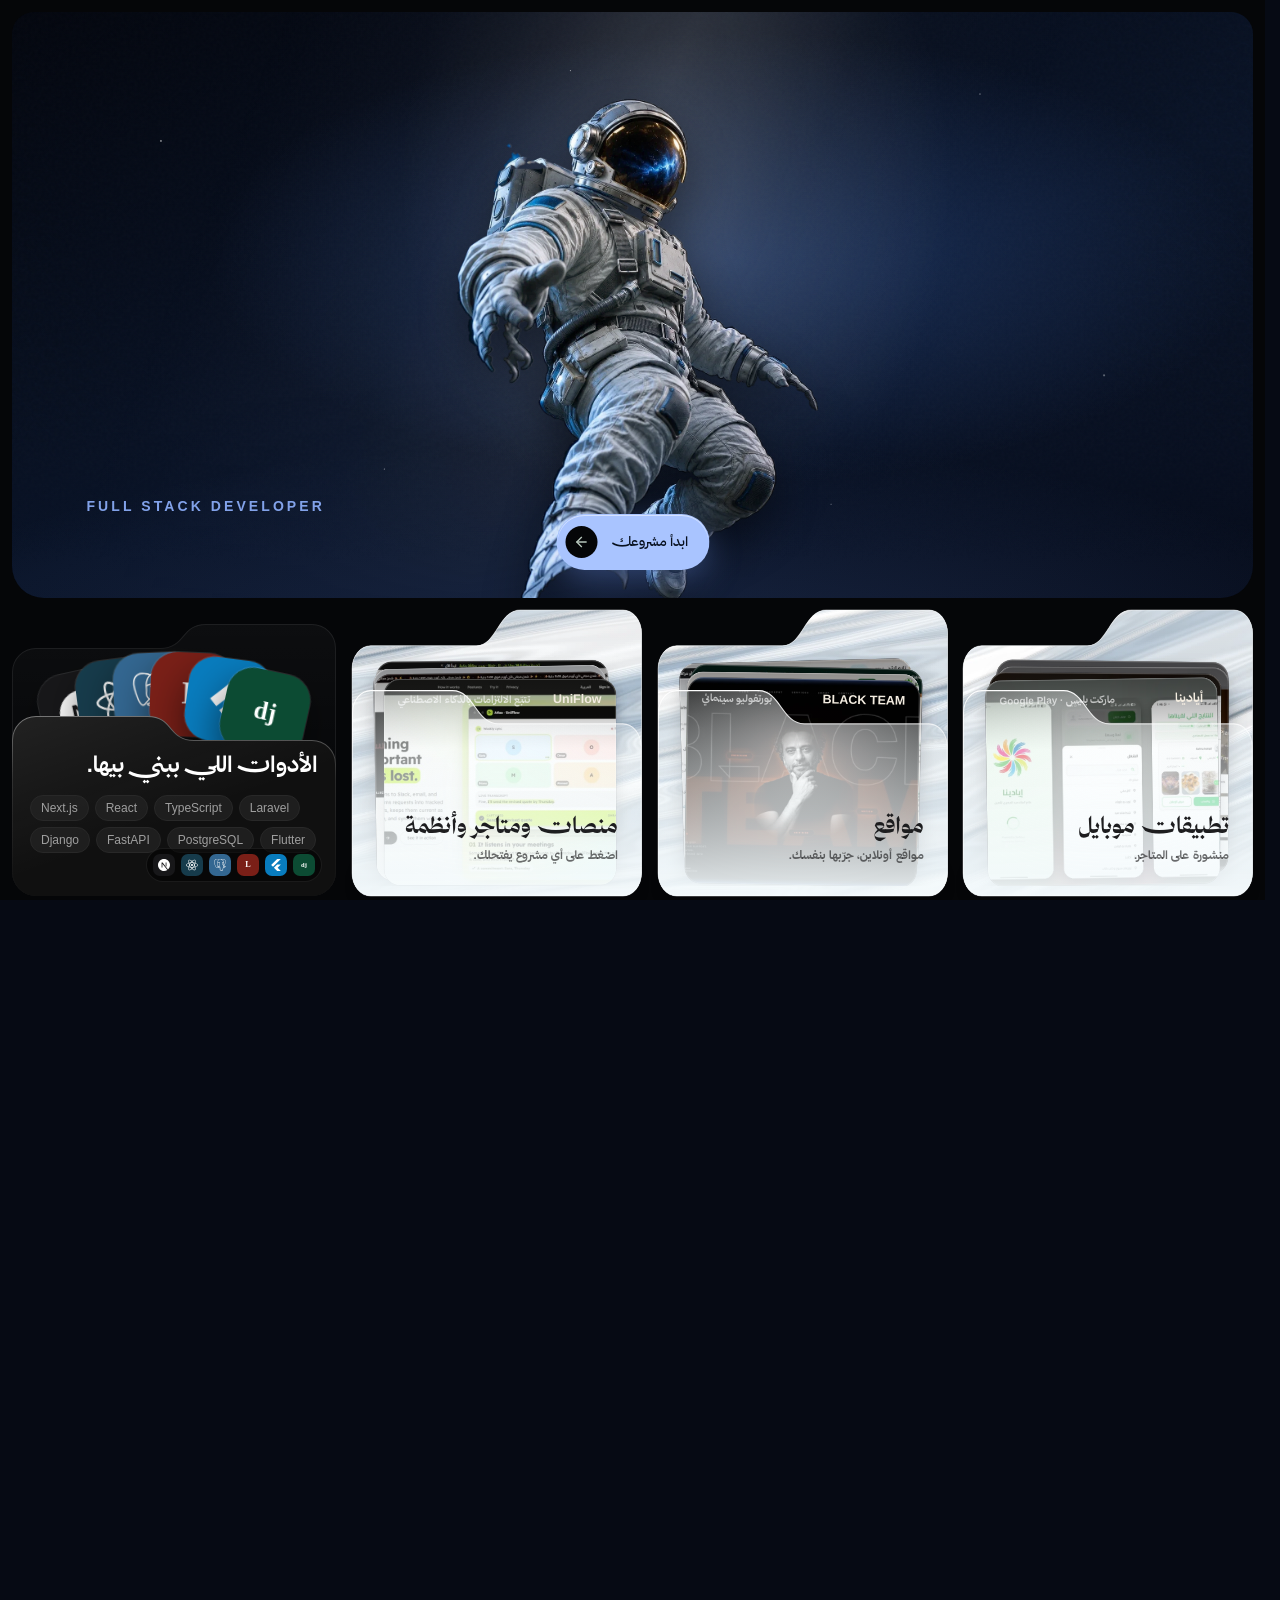
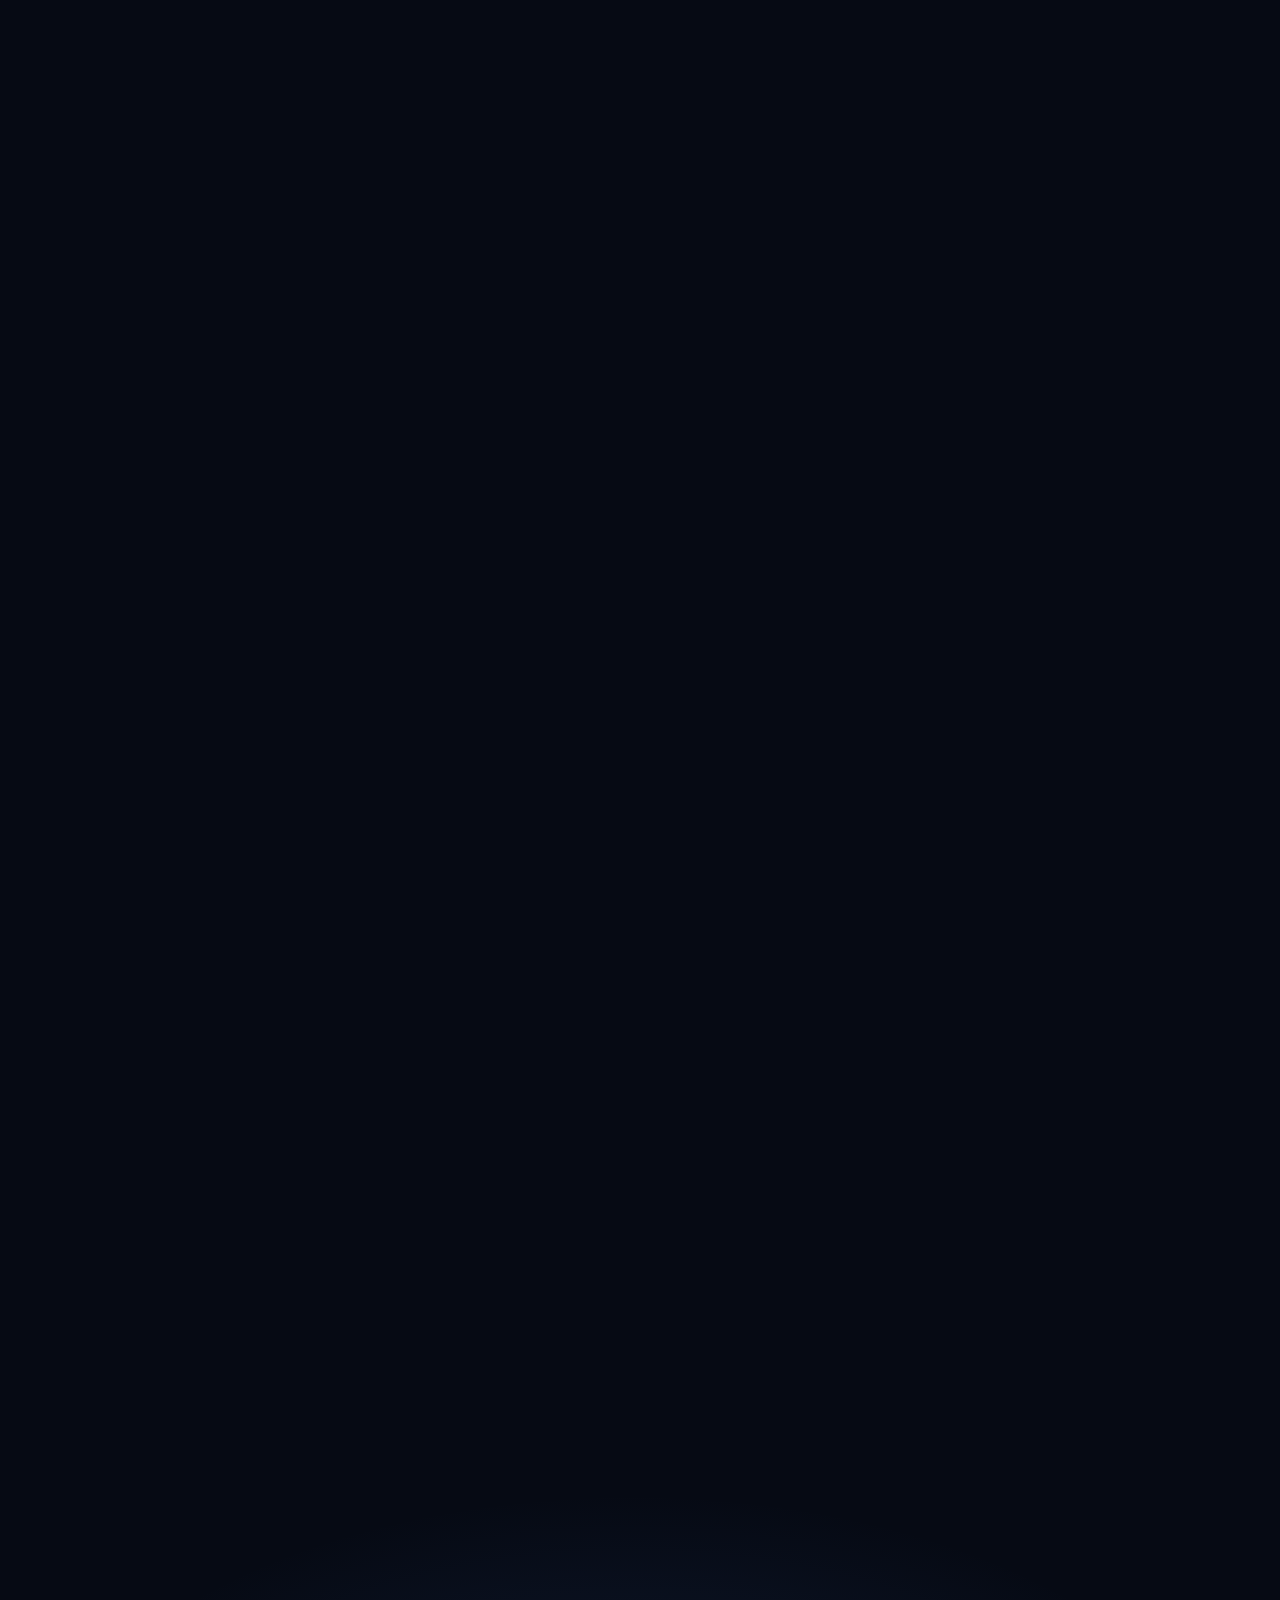
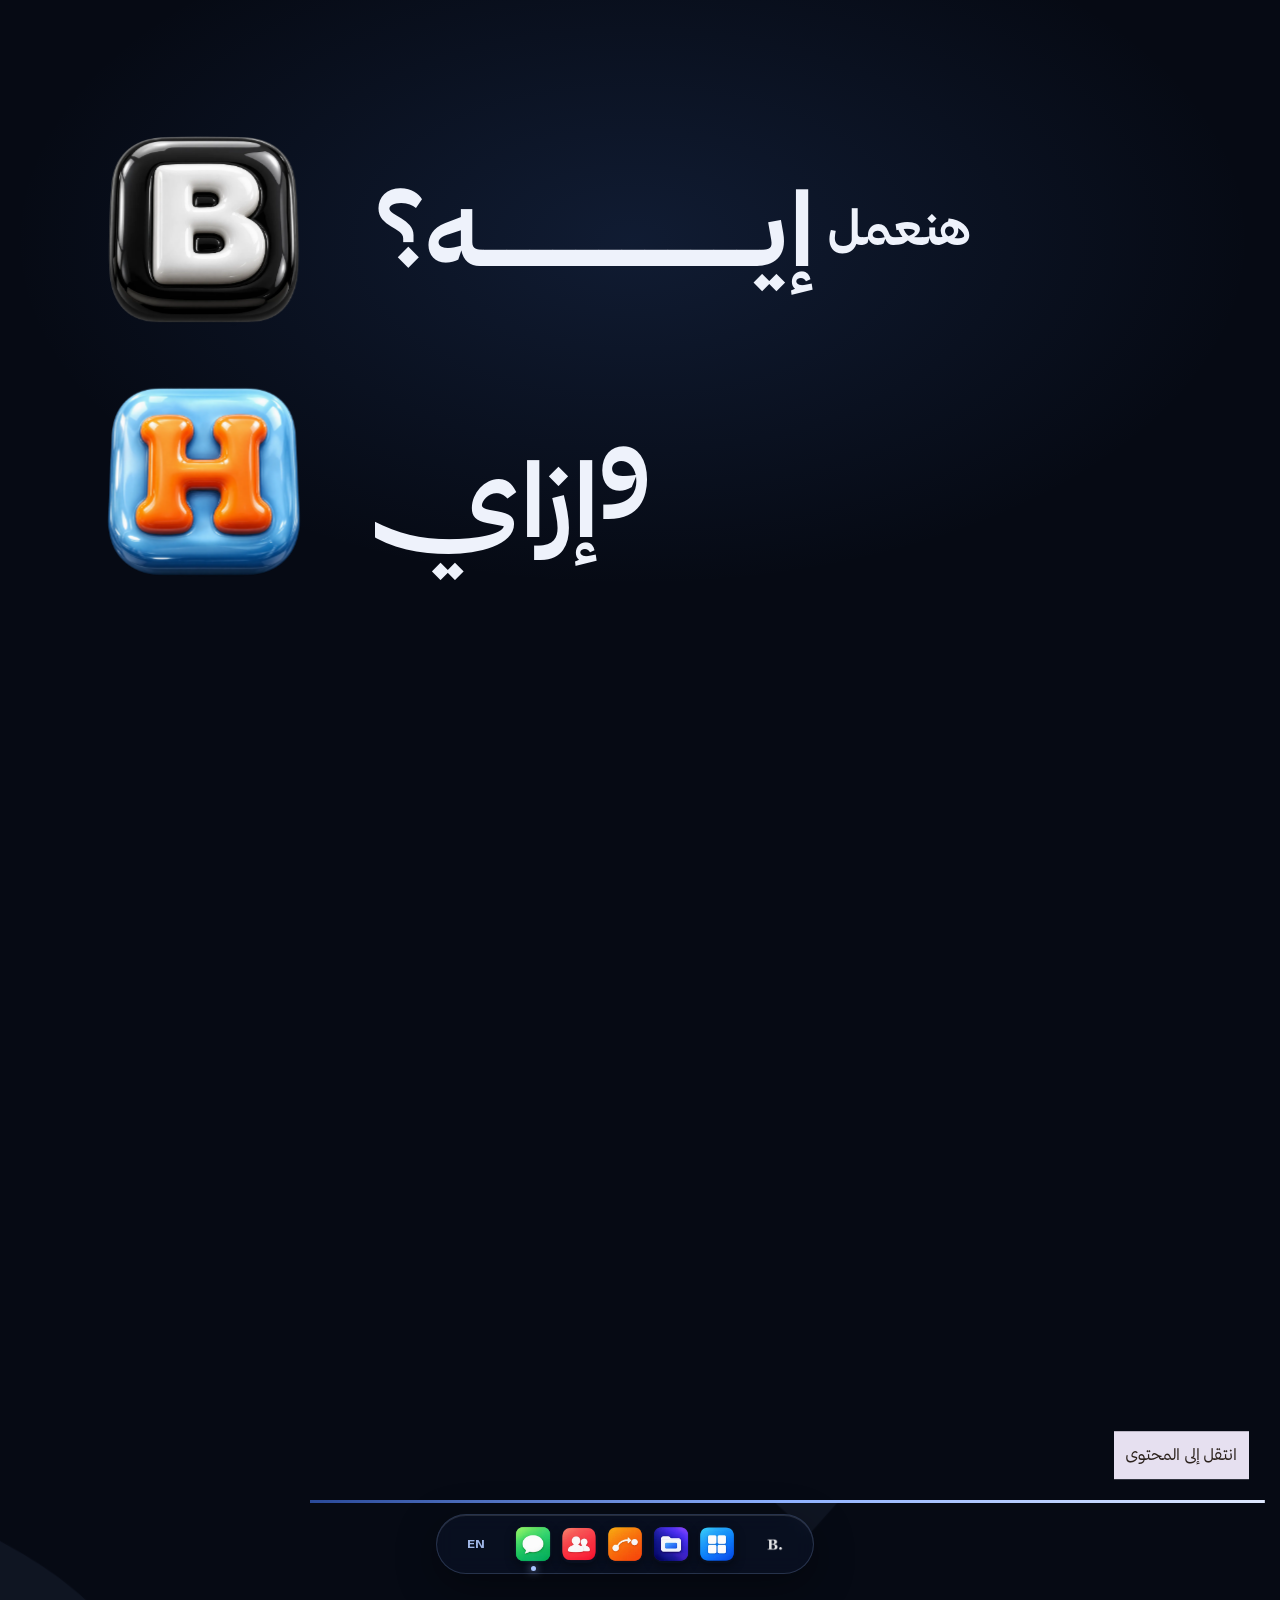
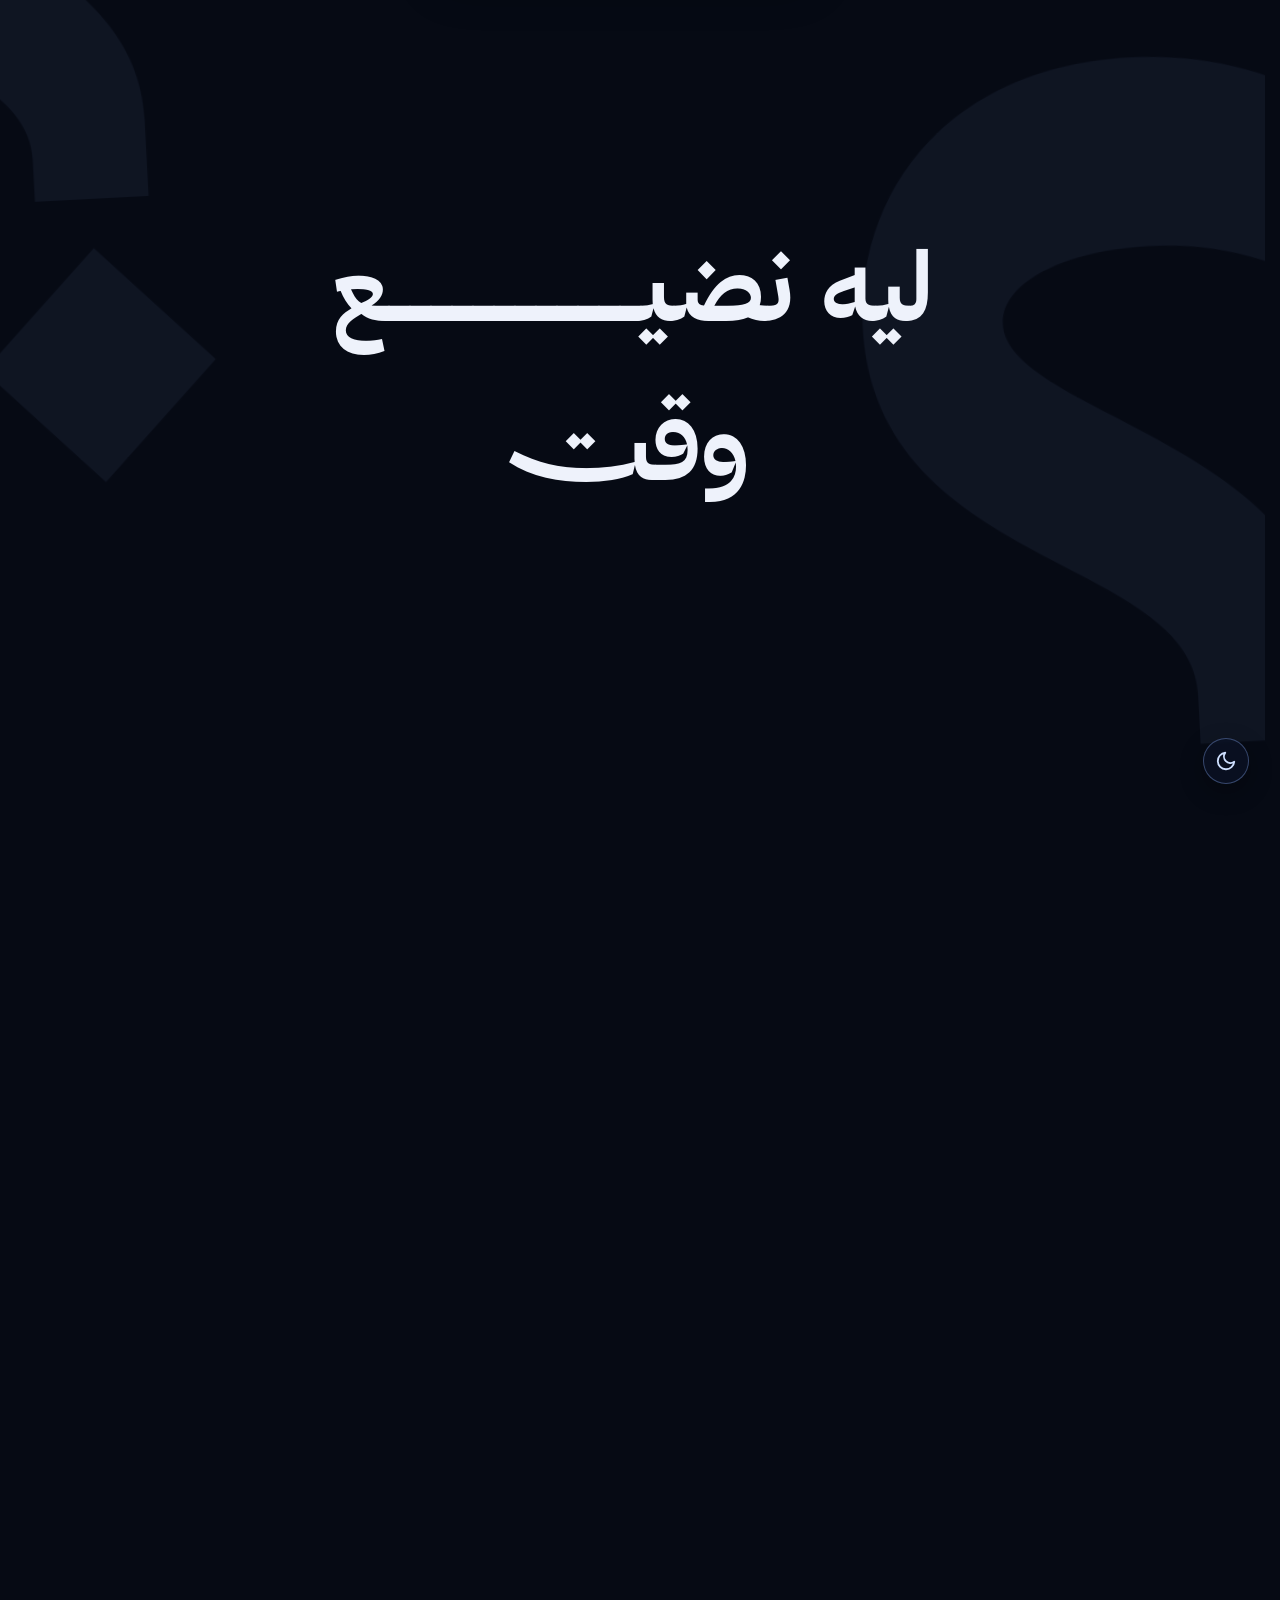
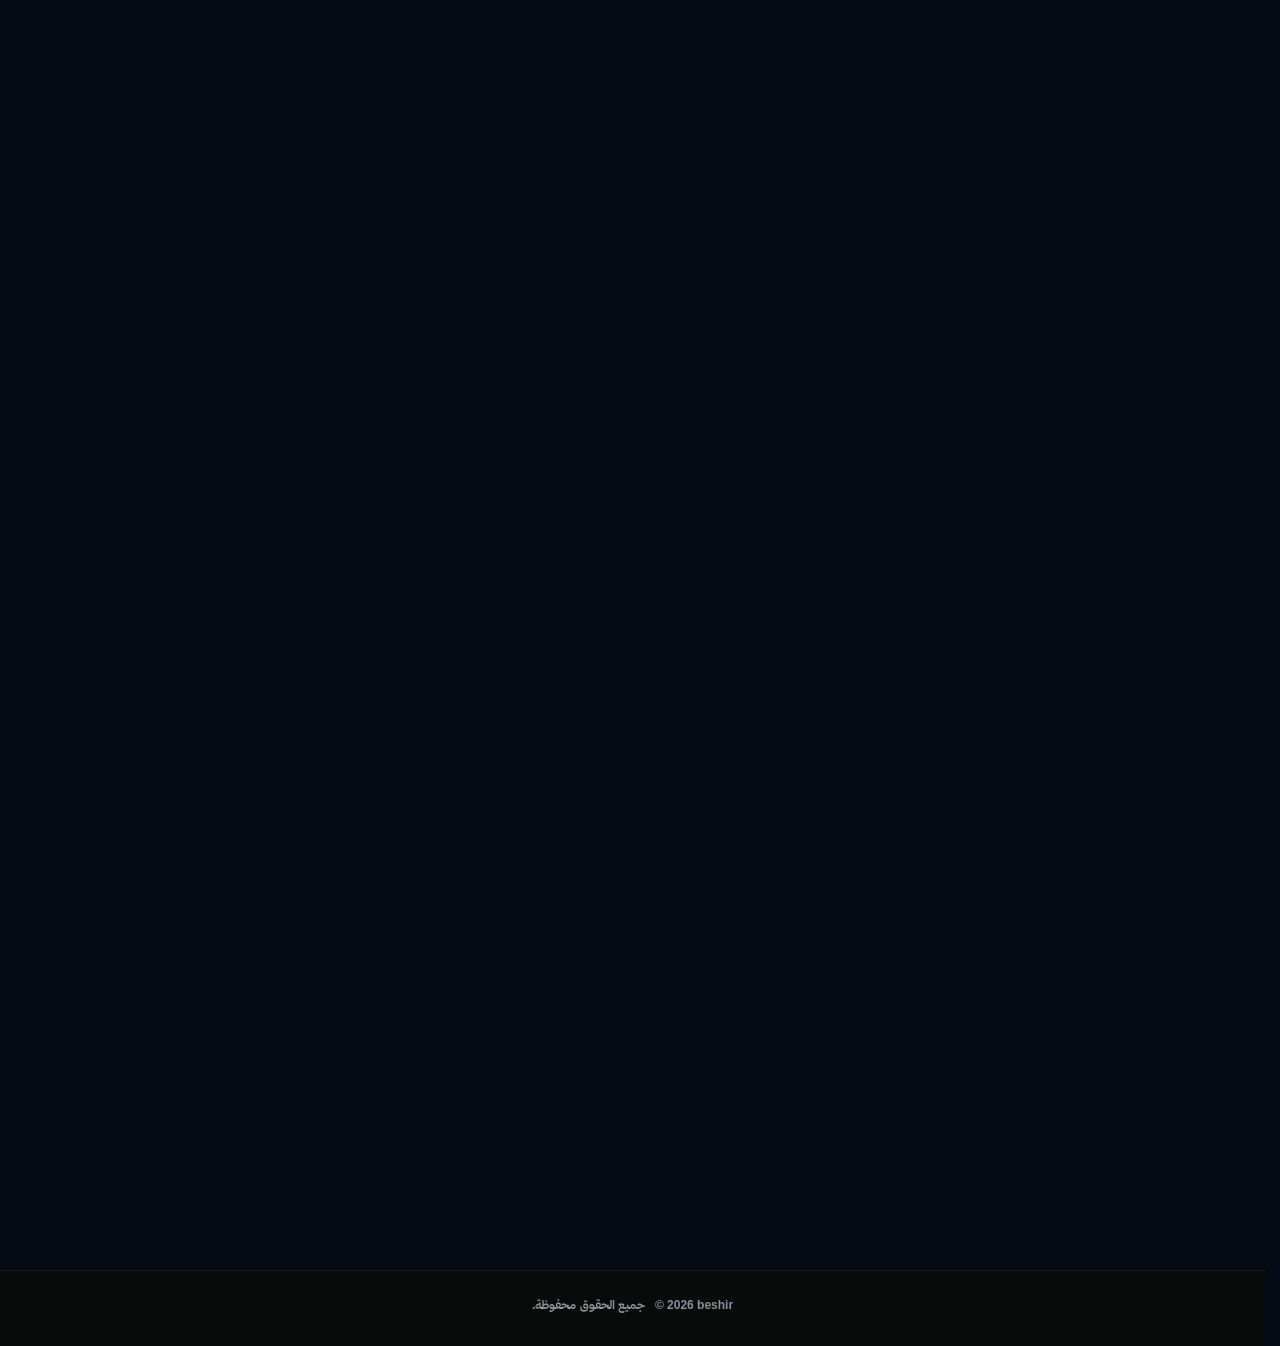
<file: index.html>
<!DOCTYPE html><html lang="ar" dir="rtl"><head><script>try{var t=localStorage.getItem("bt_theme")||"dark";document.documentElement.setAttribute("data-bt-theme",t)}catch(e){document.documentElement.setAttribute("data-bt-theme","dark")}</script><meta charSet="utf-8"/><meta name="viewport" content="width=device-width, initial-scale=1"/><link rel="preload" href="/_next/static/immutable/media/42c0d1ff9eba2829_p.p.2dmi_tuk68pm4.woff2" as="font" crossorigin="" type="font/woff2"/><link rel="preload" href="/_next/static/immutable/media/thmanyahsans_Bold.p.0vi26u1p0-lts.woff2" as="font" crossorigin="" type="font/woff2"/><link rel="preload" href="/_next/static/immutable/media/thmanyahsans_Regular.p.0ip8ziwypg5ml.woff2" as="font" crossorigin="" type="font/woff2"/><link rel="preload" href="/_next/static/immutable/media/thmanyahserifdisplay_Bold-s.p.1z8tk29wt7u5k.woff2" as="font" crossorigin="" type="font/woff2"/><link rel="preload" as="image" imageSrcSet="/brand/beshir-white.png"/><link rel="preload" as="image" imageSrcSet="/brand/visor-portrait.webp" imageSizes="(max-width: 767px) 100vw, 54vw"/><link rel="stylesheet" href="/_next/static/immutable/chunks/3n-0oc0dphpsq.css" data-precedence="next"/><link rel="stylesheet" href="/_next/static/immutable/chunks/3j5yuuc7hpfak.css" data-precedence="next"/><link rel="preload" as="script" fetchPriority="low" href="/_next/static/immutable/chunks/3douyljdx_-l2.js"/><script src="/_next/static/immutable/chunks/0meshd4c712hl.js" async=""></script><script src="/_next/static/immutable/chunks/25ww-0owxi97m.js" async=""></script><script src="/_next/static/immutable/chunks/20xelqi0bxx4-.js" async=""></script><script src="/_next/static/immutable/chunks/turbopack-1byz1flvc-bu1.js" async=""></script><script src="/_next/static/immutable/chunks/00z4pmesk2f4f.js" async=""></script><script src="/_next/static/immutable/chunks/0ser05c71mg0_.js" async=""></script><script src="/_next/static/immutable/chunks/2fl-10sxxqne_.js" async=""></script><script src="/_next/static/immutable/chunks/3kck-fo_ocacz.js" async=""></script><script src="/_next/static/immutable/chunks/201ts4f0eubt2.js" async=""></script><title>محمد بشير | Full Stack Developer — تطوير SaaS وتطبيقات جوال</title><meta name="description" content="محمد بشير — Full Stack Developer من القاهرة بخبرة +3 سنوات. أبني منصات SaaS وأنظمة ERP وAPIs وتطبيقات جوال بـ Laravel وDjango وReact وNext.js وFlutter."/><meta property="og:title" content="محمد بشير | Full Stack Developer — تطوير SaaS وتطبيقات جوال"/><meta property="og:description" content="محمد بشير — Full Stack Developer من القاهرة بخبرة +3 سنوات. أبني منصات SaaS وأنظمة ERP وAPIs وتطبيقات جوال بـ Laravel وDjango وReact وNext.js وFlutter."/><meta property="og:site_name" content="beshir"/><meta property="og:locale" content="ar_EG"/><meta property="og:type" content="website"/><meta name="twitter:card" content="summary_large_image"/><meta name="twitter:title" content="محمد بشير | Full Stack Developer — تطوير SaaS وتطبيقات جوال"/><meta name="twitter:description" content="محمد بشير — Full Stack Developer من القاهرة بخبرة +3 سنوات. أبني منصات SaaS وأنظمة ERP وAPIs وتطبيقات جوال بـ Laravel وDjango وReact وNext.js وFlutter."/><link rel="icon" href="/icon.svg" type="image/svg+xml"/><link rel="icon" href="/icon.png" type="image/png" sizes="64x64"/><link rel="apple-touch-icon" href="/apple-touch-icon.png"/><meta name="theme-color" content="#060a14"/><meta name="next-size-adjust" content=""/><script src="/_next/static/immutable/chunks/0c0hxoamwjsbw.js" noModule=""></script><link rel="canonical" href="https://muhamedbeshir.site/"/><link rel="alternate" hreflang="ar" href="https://muhamedbeshir.site/"/><link rel="alternate" hreflang="en" href="https://muhamedbeshir.site/en"/><link rel="alternate" hreflang="x-default" href="https://muhamedbeshir.site/"/><meta property="og:url" content="https://muhamedbeshir.site/"/><meta property="og:image" content="https://muhamedbeshir.site/brand/og-image.jpg"/><meta property="og:image:width" content="1200"/><meta property="og:image:height" content="630"/><meta name="twitter:image" content="https://muhamedbeshir.site/brand/og-image.jpg"/><script type="application/ld+json">{"@context":"https://schema.org","@graph":[{"@type":"Person","@id":"https://muhamedbeshir.site/#person","name":"Mohamed Beshir","alternateName":["محمد بشير","Muhamed Beshir"],"jobTitle":"Full Stack Developer","description":"محمد بشير — Full Stack Developer من القاهرة بخبرة +3 سنوات. أبني منصات SaaS وأنظمة ERP وAPIs وتطبيقات جوال بـ Laravel وDjango وReact وNext.js وFlutter.","url":"https://muhamedbeshir.site/","image":"https://muhamedbeshir.site/brand/og-image.jpg","email":"mailto:mbeshir011@gmail.com","telephone":"+201555556932","nationality":{"@type":"Country","name":"Egypt"},"address":{"@type":"PostalAddress","addressLocality":"Cairo","addressCountry":"EG"},"knowsAbout":["Laravel","Django","FastAPI","React","Next.js","Flutter","PostgreSQL","REST APIs","SaaS","ERP systems","Full Stack Development"],"knowsLanguage":["ar","en"],"sameAs":["https://linkedin.com/in/muhamed-b-antar","https://github.com/muhamedbeshir","https://beshir.is-a.dev"]},{"@type":"WebSite","@id":"https://muhamedbeshir.site/#website","url":"https://muhamedbeshir.site/","name":"Mohamed Beshir | محمد بشير","inLanguage":["ar","en"],"publisher":{"@id":"https://muhamedbeshir.site/#person"}},{"@type":"ProfilePage","@id":"https://muhamedbeshir.site/#page","url":"https://muhamedbeshir.site/","name":"محمد بشير | Full Stack Developer — تطوير SaaS وتطبيقات جوال","description":"محمد بشير — Full Stack Developer من القاهرة بخبرة +3 سنوات. أبني منصات SaaS وأنظمة ERP وAPIs وتطبيقات جوال بـ Laravel وDjango وReact وNext.js وFlutter.","inLanguage":"ar","isPartOf":{"@id":"https://muhamedbeshir.site/#website"},"mainEntity":{"@id":"https://muhamedbeshir.site/#person"},"primaryImageOfPage":{"@type":"ImageObject","url":"https://muhamedbeshir.site/brand/og-image.jpg"}},{"@type":"ProfessionalService","@id":"https://muhamedbeshir.site/#service","name":"Mohamed Beshir — Software Development","url":"https://muhamedbeshir.site/","provider":{"@id":"https://muhamedbeshir.site/#person"},"areaServed":"Worldwide","serviceType":["Web application development","Mobile app development","SaaS platform development","ERP systems","API development"],"image":"https://muhamedbeshir.site/brand/og-image.jpg"}]}</script><link rel="stylesheet" href="/beshir-theme.css"><script src="/beshir-theme.js" defer></script><meta name="keywords" content="محمد بشير, Full Stack Developer, فول ستاك, مبرمج مصري, مطور Laravel, مطور React, مطور Next.js, مطور Flutter, تطوير SaaS, تطوير تطبيقات موبايل, نظام ERP, مبرمج في القاهرة, بورتفوليو"/><meta name="author" content="Mohamed Beshir"/><meta name="application-name" content="Mohamed Beshir"/><meta name="robots" content="index, follow, max-image-preview:large, max-snippet:-1, max-video-preview:-1"/><meta property="og:locale:alternate" content="en_US"/><meta property="og:image:alt" content="محمد بشير | Full Stack Developer — تطوير SaaS وتطبيقات جوال"/><meta name="twitter:image:alt" content="محمد بشير | Full Stack Developer — تطوير SaaS وتطبيقات جوال"/><meta name="format-detection" content="telephone=no"/><link rel="sitemap" type="application/xml" href="/sitemap.xml"/></head><body class="_26Ossq_variable Hz-EDq_variable P39Oya_variable w5WOra_variable Llaocq_variable"><div hidden=""><!--$--><!--/$--></div><script>(()=>{let t;try{t=localStorage.getItem('wahbrix-theme')}catch{}document.documentElement.dataset.theme=t==='dark'||t==='light'?t:matchMedia('(prefers-color-scheme: dark)').matches?'dark':'light'})()</script><div><a class="skip-link" href="#main">انتقل إلى المحتوى</a><header class="site-header editorial-header"><div class="header-inner shell"><a class="brand" aria-label="beshir — الرئيسية" href="/"><span class="brand-symbol"><img alt="" width="1774" height="887" decoding="async" data-nimg="1" style="color:transparent" srcSet="/brand/beshir-white.png 1x, /brand/beshir-white.png 2x" src="/brand/beshir-white.png"/></span><span>beshir</span></a><nav class="desktop-navigation" aria-label="القائمة الرئيسية"><a class="nav-link notch-app notch-app-services" href="#identity" aria-label="حلولنا"><span class="notch-app-tile"><img alt="" loading="eager" width="44" height="44" decoding="async" data-nimg="1" style="color:transparent" src="/brand/navigation/services-v2.webp"/></span><span class="notch-tooltip" aria-hidden="true">حلولنا</span></a><a class="nav-link notch-app notch-app-work" href="#tools" aria-label="أدواتنا"><span class="notch-app-tile"><img alt="" loading="eager" width="44" height="44" decoding="async" data-nimg="1" style="color:transparent" src="/brand/navigation/work-v2.webp"/></span><span class="notch-tooltip" aria-hidden="true">أدواتنا</span></a><a class="nav-link notch-app notch-app-process" href="#approach" aria-label="كيف نعمل"><span class="notch-app-tile"><img alt="" loading="eager" width="44" height="44" decoding="async" data-nimg="1" style="color:transparent" src="/brand/navigation/process-v2.webp"/></span><span class="notch-tooltip" aria-hidden="true">كيف نعمل</span></a><a class="nav-link notch-app notch-app-about" href="#main" aria-label="beshir"><span class="notch-app-tile"><img alt="" loading="eager" width="44" height="44" decoding="async" data-nimg="1" style="color:transparent" src="/brand/navigation/about-v2.webp"/></span><span class="notch-tooltip" aria-hidden="true">beshir</span></a><a class="nav-link notch-app notch-app-contact" href="#why-wait" aria-label="كلّمني"><span class="notch-app-tile"><img alt="" loading="eager" width="44" height="44" decoding="async" data-nimg="1" style="color:transparent" src="/brand/navigation/contact-v2.webp"/></span><span class="notch-tooltip" aria-hidden="true">كلّمني</span></a></nav><a class="notch-language" href="/en" hrefLang="en" lang="en" aria-label="Switch to English">EN</a></div></header><main id="main"><div class="opening-flow"><section class="forge-hero" aria-labelledby="hero-title"><div class="forge-stage"><div class="hero-pebble-texture" aria-hidden="true"></div><div class="hero-studio-light" aria-hidden="true"></div><div class="forge-horizon" aria-hidden="true"></div><h1 id="hero-title" class="forge-title forge-name-title" aria-label="محمد بشير"><span class="forge-title-top"><span class="forge-title-scroll"><span class="forge-title-word">محــــمد</span></span></span><span class="forge-title-bottom"><span class="forge-title-scroll"><span class="forge-title-word">بشــــير</span></span></span></h1><div class="forge-art forge-restored-art forge-portrait-art"><div class="forge-art-scroll"><div class="forge-art-inner"><div class="portrait-depth-surface"><span class="portrait-cast-shadow" aria-hidden="true"></span><img alt="" width="1245" height="1263" decoding="async" data-nimg="1" class="forge-image" style="color:transparent" sizes="(max-width: 767px) 100vw, 54vw" srcSet="/brand/visor-portrait.webp 384w, /brand/visor-portrait.webp 640w, /brand/visor-portrait.webp 750w, /brand/visor-portrait.webp 828w, /brand/visor-portrait.webp 1080w, /brand/visor-portrait.webp 1200w, /brand/visor-portrait.webp 1920w, /brand/visor-portrait.webp 2048w, /brand/visor-portrait.webp 3840w" src="/brand/visor-portrait.webp"/><span class="portrait-diffuse-light" aria-hidden="true"></span><span class="portrait-specular-light" aria-hidden="true"></span></div></div></div></div><a class="primary-action hero-bottom-cta" aria-label="ابدأ مشروعك" href="#why-wait"><span class="nav-label">ابدأ مشروعك</span><span class="project-action-icon" aria-hidden="true"><svg xmlns="http://www.w3.org/2000/svg" width="16" height="16" viewBox="0 0 24 24" fill="none" stroke="currentColor" stroke-width="2" stroke-linecap="round" stroke-linejoin="round" class="lucide lucide-arrow-left" aria-hidden="true"><path d="m12 19-7-7 7-7"></path><path d="M19 12H5"></path></svg></span></a></div></section><section id="tools" class="hero-folder-row" aria-label="من أعمالنا، وإلى فكرتك"><div class="hero-technology-slot"><div role="button" tabindex="0" aria-expanded="false" aria-label="الأدوات اللي ببني بيها.: Next.js, React, TypeScript, Laravel, Django, FastAPI, PostgreSQL, Flutter" class="relative isolate h-[286px] w-full max-w-[420px] cursor-pointer select-none outline-none [-webkit-tap-highlight-color:transparent] focus-visible:rounded-3xl focus-visible:outline focus-visible:outline-1 focus-visible:outline-offset-4 hero-technology-folder" style="color:#ffffff;font-family:&#x27;Geist&#x27;, ui-sans-serif, system-ui, -apple-system, &#x27;Segoe UI&#x27;, Roboto, sans-serif;letter-spacing:-0.05em;outline-color:rgba(255,255,255,.4);opacity:0;transform:translateY(34px) scale(.92);transition:transform .9s cubic-bezier(.2,.8,.2,1), opacity .6s ease"><div class="pointer-events-none absolute left-[8%] right-[8%] top-10 -z-10 h-[200px] rounded-full opacity-80 blur-[18px]" style="background:radial-gradient(closest-side, rgba(255,255,255,.10), transparent)"></div><div data-icon-folder-back="true" class="absolute inset-x-0 bottom-0 top-[14px]" style="background:linear-gradient(180deg,rgba(255,255,255,.035),rgba(255,255,255,.008) 60%)"><svg class="pointer-events-none absolute inset-0 h-full w-full overflow-visible" aria-hidden="true"><path d="" fill="none" stroke="rgba(255,255,255,.07)" stroke-width="2"></path></svg></div><div class="pointer-events-none absolute inset-0" aria-hidden="true"><div data-icon-folder-tile="true" class="absolute left-1/2 top-[42px] -ml-[50.5px] h-[101px] w-[101px] rounded-[26px] [backface-visibility:hidden]" style="width:101px;height:101px;margin-left:-50.5px;opacity:0;transform:translate3d(-75.75px, 80px, 0);transition:transform 0.9s cubic-bezier(.2,.8,.2,1), opacity .5s;transition-delay:0.35s"><div class="pointer-events-auto relative h-full w-full rounded-[inherit]" style="transform:none;filter:none;transition:transform .45s cubic-bezier(.2,.8,.2,1), filter .3s ease"><div class="grid h-full w-full place-items-center overflow-hidden rounded-[inherit]" style="background:#171719;box-shadow:0 18px 40px rgba(0,0,0,.55), 0 0 0 1px rgba(255,255,255,.14)"><img alt="" loading="lazy" width="44" height="44" decoding="async" data-nimg="1" class="technology-folder-logo" style="color:transparent" src="/brand/technologies/nextdotjs.svg"/></div><span class="pointer-events-none absolute bottom-full left-1/2 mb-2.5 whitespace-nowrap rounded-full border px-2.5 py-1 text-xs font-medium leading-4 backdrop-blur-[8px]" style="background:rgba(0,0,0,.55);border-color:rgba(255,255,255,.08);color:#ffffff;opacity:0;transform:translateX(-50%) translateY(6px);transition:opacity .25s ease, transform .35s cubic-bezier(.2,.8,.2,1)">Next.js</span></div></div><div data-icon-folder-tile="true" class="absolute left-1/2 top-[42px] -ml-[50.5px] h-[101px] w-[101px] rounded-[26px] [backface-visibility:hidden]" style="width:101px;height:101px;margin-left:-50.5px;opacity:0;transform:translate3d(-45.449999999999996px, 80px, 0);transition:transform 0.9s cubic-bezier(.2,.8,.2,1), opacity .5s;transition-delay:0.43s"><div class="pointer-events-auto relative h-full w-full rounded-[inherit]" style="transform:none;filter:none;transition:transform .45s cubic-bezier(.2,.8,.2,1), filter .3s ease"><div class="grid h-full w-full place-items-center overflow-hidden rounded-[inherit]" style="background:#163b4b;box-shadow:0 18px 40px rgba(0,0,0,.55), 0 0 0 1px rgba(255,255,255,.14)"><img alt="" loading="lazy" width="44" height="44" decoding="async" data-nimg="1" class="technology-folder-logo" style="color:transparent" src="/brand/technologies/react.svg"/></div><span class="pointer-events-none absolute bottom-full left-1/2 mb-2.5 whitespace-nowrap rounded-full border px-2.5 py-1 text-xs font-medium leading-4 backdrop-blur-[8px]" style="background:rgba(0,0,0,.55);border-color:rgba(255,255,255,.08);color:#ffffff;opacity:0;transform:translateX(-50%) translateY(6px);transition:opacity .25s ease, transform .35s cubic-bezier(.2,.8,.2,1)">React</span></div></div><div data-icon-folder-tile="true" class="absolute left-1/2 top-[42px] -ml-[50.5px] h-[101px] w-[101px] rounded-[26px] [backface-visibility:hidden]" style="width:101px;height:101px;margin-left:-50.5px;opacity:0;transform:translate3d(-15.149999999999999px, 80px, 0);transition:transform 0.9s cubic-bezier(.2,.8,.2,1), opacity .5s;transition-delay:0.51s"><div class="pointer-events-auto relative h-full w-full rounded-[inherit]" style="transform:none;filter:none;transition:transform .45s cubic-bezier(.2,.8,.2,1), filter .3s ease"><div class="grid h-full w-full place-items-center overflow-hidden rounded-[inherit]" style="background:#336791;box-shadow:0 18px 40px rgba(0,0,0,.55), 0 0 0 1px rgba(255,255,255,.14)"><img alt="" loading="lazy" width="44" height="44" decoding="async" data-nimg="1" class="technology-folder-logo" style="color:transparent" src="/brand/technologies/postgresql.svg"/></div><span class="pointer-events-none absolute bottom-full left-1/2 mb-2.5 whitespace-nowrap rounded-full border px-2.5 py-1 text-xs font-medium leading-4 backdrop-blur-[8px]" style="background:rgba(0,0,0,.55);border-color:rgba(255,255,255,.08);color:#ffffff;opacity:0;transform:translateX(-50%) translateY(6px);transition:opacity .25s ease, transform .35s cubic-bezier(.2,.8,.2,1)">PostgreSQL</span></div></div><div data-icon-folder-tile="true" class="absolute left-1/2 top-[42px] -ml-[50.5px] h-[101px] w-[101px] rounded-[26px] [backface-visibility:hidden]" style="width:101px;height:101px;margin-left:-50.5px;opacity:0;transform:translate3d(15.149999999999999px, 80px, 0);transition:transform 0.9s cubic-bezier(.2,.8,.2,1), opacity .5s;transition-delay:0.59s"><div class="pointer-events-auto relative h-full w-full rounded-[inherit]" style="transform:none;filter:none;transition:transform .45s cubic-bezier(.2,.8,.2,1), filter .3s ease"><div class="grid h-full w-full place-items-center overflow-hidden rounded-[inherit]" style="background:#7a1f17;box-shadow:0 18px 40px rgba(0,0,0,.55), 0 0 0 1px rgba(255,255,255,.14)"><img alt="" loading="lazy" width="44" height="44" decoding="async" data-nimg="1" class="technology-folder-logo" style="color:transparent" src="/brand/technologies/laravel.svg"/></div><span class="pointer-events-none absolute bottom-full left-1/2 mb-2.5 whitespace-nowrap rounded-full border px-2.5 py-1 text-xs font-medium leading-4 backdrop-blur-[8px]" style="background:rgba(0,0,0,.55);border-color:rgba(255,255,255,.08);color:#ffffff;opacity:0;transform:translateX(-50%) translateY(6px);transition:opacity .25s ease, transform .35s cubic-bezier(.2,.8,.2,1)">Laravel</span></div></div><div data-icon-folder-tile="true" class="absolute left-1/2 top-[42px] -ml-[50.5px] h-[101px] w-[101px] rounded-[26px] [backface-visibility:hidden]" style="width:101px;height:101px;margin-left:-50.5px;opacity:0;transform:translate3d(45.449999999999996px, 80px, 0);transition:transform 0.9s cubic-bezier(.2,.8,.2,1), opacity .5s;transition-delay:0.6699999999999999s"><div class="pointer-events-auto relative h-full w-full rounded-[inherit]" style="transform:none;filter:none;transition:transform .45s cubic-bezier(.2,.8,.2,1), filter .3s ease"><div class="grid h-full w-full place-items-center overflow-hidden rounded-[inherit]" style="background:#087cbe;box-shadow:0 18px 40px rgba(0,0,0,.55), 0 0 0 1px rgba(255,255,255,.14)"><img alt="" loading="lazy" width="44" height="44" decoding="async" data-nimg="1" class="technology-folder-logo" style="color:transparent" src="/brand/technologies/flutter.svg"/></div><span class="pointer-events-none absolute bottom-full left-1/2 mb-2.5 whitespace-nowrap rounded-full border px-2.5 py-1 text-xs font-medium leading-4 backdrop-blur-[8px]" style="background:rgba(0,0,0,.55);border-color:rgba(255,255,255,.08);color:#ffffff;opacity:0;transform:translateX(-50%) translateY(6px);transition:opacity .25s ease, transform .35s cubic-bezier(.2,.8,.2,1)">Flutter</span></div></div><div data-icon-folder-tile="true" class="absolute left-1/2 top-[42px] -ml-[50.5px] h-[101px] w-[101px] rounded-[26px] [backface-visibility:hidden]" style="width:101px;height:101px;margin-left:-50.5px;opacity:0;transform:translate3d(75.75px, 80px, 0);transition:transform 0.9s cubic-bezier(.2,.8,.2,1), opacity .5s;transition-delay:0.75s"><div class="pointer-events-auto relative h-full w-full rounded-[inherit]" style="transform:none;filter:none;transition:transform .45s cubic-bezier(.2,.8,.2,1), filter .3s ease"><div class="grid h-full w-full place-items-center overflow-hidden rounded-[inherit]" style="background:#0c4b33;box-shadow:0 18px 40px rgba(0,0,0,.55), 0 0 0 1px rgba(255,255,255,.14)"><img alt="" loading="lazy" width="44" height="44" decoding="async" data-nimg="1" class="technology-folder-logo" style="color:transparent" src="/brand/technologies/django.svg"/></div><span class="pointer-events-none absolute bottom-full left-1/2 mb-2.5 whitespace-nowrap rounded-full border px-2.5 py-1 text-xs font-medium leading-4 backdrop-blur-[8px]" style="background:rgba(0,0,0,.55);border-color:rgba(255,255,255,.08);color:#ffffff;opacity:0;transform:translateX(-50%) translateY(6px);transition:opacity .25s ease, transform .35s cubic-bezier(.2,.8,.2,1)">Django</span></div></div></div><div data-icon-folder-front="true" class="absolute inset-x-0 bottom-0 h-[180px] overflow-hidden" style="background:linear-gradient(160deg,rgba(255,255,255,.09),rgba(255,255,255,.015) 55%),#0c0c0c;transform:none;transition:transform .6s cubic-bezier(.2,.8,.2,1)"><svg class="pointer-events-none absolute inset-0 h-full w-full overflow-visible" aria-hidden="true"><defs><linearGradient id="edge-_R_1j2nmivb_" x1="0" y1="0" x2="0" y2="1"><stop offset="0" stop-color="rgba(255,255,255,.38)"></stop><stop offset=".35" stop-color="rgba(255,255,255,.1)"></stop><stop offset="1" stop-color="rgba(255,255,255,0)"></stop></linearGradient></defs><path d="" fill="none" stroke="url(#edge-_R_1j2nmivb_)" stroke-width="2"></path></svg><h3 class="m-0 px-[18px] pt-[34px] text-xl font-medium leading-[26px]">الأدوات اللي ببني بيها.</h3><div data-icon-folder-tags="true" class="mx-[18px] mt-3.5 flex flex-wrap gap-1.5"><span data-icon-folder-tag="true" dir="ltr" class="inline-flex min-h-6 items-center whitespace-nowrap rounded-full border px-2.5 py-0.5 text-xs leading-5" style="background:rgba(36,36,36,.7);border-color:#282828;color:#9f9f9f;transition:border-color .25s ease, color .25s ease">Next.js</span><span data-icon-folder-tag="true" dir="ltr" class="inline-flex min-h-6 items-center whitespace-nowrap rounded-full border px-2.5 py-0.5 text-xs leading-5" style="background:rgba(36,36,36,.7);border-color:#282828;color:#9f9f9f;transition:border-color .25s ease, color .25s ease">React</span><span data-icon-folder-tag="true" dir="ltr" class="inline-flex min-h-6 items-center whitespace-nowrap rounded-full border px-2.5 py-0.5 text-xs leading-5" style="background:rgba(36,36,36,.7);border-color:#282828;color:#9f9f9f;transition:border-color .25s ease, color .25s ease">TypeScript</span><span data-icon-folder-tag="true" dir="ltr" class="inline-flex min-h-6 items-center whitespace-nowrap rounded-full border px-2.5 py-0.5 text-xs leading-5" style="background:rgba(36,36,36,.7);border-color:#282828;color:#9f9f9f;transition:border-color .25s ease, color .25s ease">Laravel</span><span data-icon-folder-tag="true" dir="ltr" class="inline-flex min-h-6 items-center whitespace-nowrap rounded-full border px-2.5 py-0.5 text-xs leading-5" style="background:rgba(36,36,36,.7);border-color:#282828;color:#9f9f9f;transition:border-color .25s ease, color .25s ease">Django</span><span data-icon-folder-tag="true" dir="ltr" class="inline-flex min-h-6 items-center whitespace-nowrap rounded-full border px-2.5 py-0.5 text-xs leading-5" style="background:rgba(36,36,36,.7);border-color:#282828;color:#9f9f9f;transition:border-color .25s ease, color .25s ease">FastAPI</span><span data-icon-folder-tag="true" dir="ltr" class="inline-flex min-h-6 items-center whitespace-nowrap rounded-full border px-2.5 py-0.5 text-xs leading-5" style="background:rgba(36,36,36,.7);border-color:#282828;color:#9f9f9f;transition:border-color .25s ease, color .25s ease">PostgreSQL</span><span data-icon-folder-tag="true" dir="ltr" class="inline-flex min-h-6 items-center whitespace-nowrap rounded-full border px-2.5 py-0.5 text-xs leading-5" style="background:rgba(36,36,36,.7);border-color:#282828;color:#9f9f9f;transition:border-color .25s ease, color .25s ease">Flutter</span></div><span class="absolute bottom-3.5 right-3.5 flex h-[34px] items-center gap-1.5 rounded-full border px-1.5" style="background:rgba(0,0,0,.55);border-color:rgba(255,255,255,.08)" aria-hidden="true"><span class="block h-[22px] w-[22px] overflow-hidden rounded-[7px]"><span class="grid h-full w-full place-items-center [&amp;_svg]:h-[60%] [&amp;_svg]:w-[60%]" style="background:#171719"><img alt="" loading="lazy" width="44" height="44" decoding="async" data-nimg="1" class="technology-folder-logo" style="color:transparent" src="/brand/technologies/nextdotjs.svg"/></span></span><span class="block h-[22px] w-[22px] overflow-hidden rounded-[7px]"><span class="grid h-full w-full place-items-center [&amp;_svg]:h-[60%] [&amp;_svg]:w-[60%]" style="background:#163b4b"><img alt="" loading="lazy" width="44" height="44" decoding="async" data-nimg="1" class="technology-folder-logo" style="color:transparent" src="/brand/technologies/react.svg"/></span></span><span class="block h-[22px] w-[22px] overflow-hidden rounded-[7px]"><span class="grid h-full w-full place-items-center [&amp;_svg]:h-[60%] [&amp;_svg]:w-[60%]" style="background:#336791"><img alt="" loading="lazy" width="44" height="44" decoding="async" data-nimg="1" class="technology-folder-logo" style="color:transparent" src="/brand/technologies/postgresql.svg"/></span></span><span class="block h-[22px] w-[22px] overflow-hidden rounded-[7px]"><span class="grid h-full w-full place-items-center [&amp;_svg]:h-[60%] [&amp;_svg]:w-[60%]" style="background:#7a1f17"><img alt="" loading="lazy" width="44" height="44" decoding="async" data-nimg="1" class="technology-folder-logo" style="color:transparent" src="/brand/technologies/laravel.svg"/></span></span><span class="block h-[22px] w-[22px] overflow-hidden rounded-[7px]"><span class="grid h-full w-full place-items-center [&amp;_svg]:h-[60%] [&amp;_svg]:w-[60%]" style="background:#087cbe"><img alt="" loading="lazy" width="44" height="44" decoding="async" data-nimg="1" class="technology-folder-logo" style="color:transparent" src="/brand/technologies/flutter.svg"/></span></span><span class="block h-[22px] w-[22px] overflow-hidden rounded-[7px]"><span class="grid h-full w-full place-items-center [&amp;_svg]:h-[60%] [&amp;_svg]:w-[60%]" style="background:#0c4b33"><img alt="" loading="lazy" width="44" height="44" decoding="async" data-nimg="1" class="technology-folder-logo" style="color:transparent" src="/brand/technologies/django.svg"/></span></span></span></div></div></div><div class="hero-folder-slot"><div class="gf-root hero-glass-folder" data-tone="light" data-entered="true" data-place="bottom-left" style="width:340px;height:326px"><style>
.gf-root {
  --gf-px: 0;
  --gf-py: 0;
  --gf-ease: cubic-bezier(.2, .8, .2, 1);
  --gf-spring: cubic-bezier(.34, 1.36, .5, 1);
  --gf-hinge: 0deg;
  --gf-lift: 42px;
  --gf-spread: 0px;
  --gf-fan: 0deg;
  --gf-stack: 15px;
  --gf-ink: #141416;
  --gf-ink-soft: rgba(20, 20, 22, .55);
  position: relative;
  display: inline-block;
  flex: none;
  vertical-align: top;
  font-family: ui-sans-serif, system-ui, -apple-system, "SF Pro Text", "Segoe UI", Roboto, "Helvetica Neue", Arial, sans-serif;
  -webkit-font-smoothing: antialiased;
  -webkit-tap-highlight-color: transparent;
  isolation: isolate;
}
.gf-root[data-tone="dark"] { --gf-ink: #f5f5f7; --gf-ink-soft: rgba(245, 245, 247, .58); }
.gf-root:hover, .gf-root:focus-within { --gf-hinge: -11deg; --gf-lift: -34px; --gf-spread: 8px; --gf-fan: 1.4deg; --gf-stack: 10px; }
.gf-root[data-open] { --gf-hinge: -24deg; --gf-lift: -96px; --gf-spread: 40px; --gf-fan: 5deg; --gf-stack: 30px; }

.gf-stage {
  position: absolute;
  left: 0;
  top: 0;
  width: 340px;
  height: 272px;
  transform-origin: 0 0;
}
.gf-tilt {
  position: absolute;
  inset: 0;
  transform: perspective(1400px) rotateX(calc(var(--gf-py) * -3deg)) rotateY(calc(var(--gf-px) * 4deg));
  transition: transform .9s var(--gf-ease);
}

.gf-shadow {
  position: absolute;
  left: 18px;
  right: 18px;
  bottom: -6px;
  height: 60px;
  border-radius: 40px;
  background: rgba(16, 18, 24, .34);
  filter: blur(22px);
  transform: translateX(calc(var(--gf-px) * -8px));
  transition: transform .9s var(--gf-ease), opacity .9s var(--gf-ease);
}
.gf-root[data-tone="dark"] .gf-shadow { background: rgba(0, 0, 0, .62); }

.gf-back {
  position: absolute;
  inset: 0;
  overflow: hidden;
  background: linear-gradient(180deg, #f3f3f4 0%, #e3e3e6 100%);
}
.gf-root[data-tone="dark"] .gf-back { background: linear-gradient(180deg, #2a2a2e 0%, #121214 100%); }
.gf-art {
  position: absolute;
  left: -12px;
  top: -12px;
  max-width: none;
  object-fit: cover;
  transform: translate(calc(var(--gf-px) * -7px), calc(var(--gf-py) * -6px)) scale(1.02);
  transition: transform 1.1s var(--gf-ease), opacity 1.2s var(--gf-ease), filter 1.2s var(--gf-ease);
}
canvas.gf-art { opacity: 0; filter: blur(14px) saturate(.6); }
canvas.gf-art[data-ready] { opacity: 1; filter: none; }
.gf-back-sheen {
  position: absolute;
  inset: 0;
  background:
    linear-gradient(180deg, rgba(255, 255, 255, .22) 0%, rgba(255, 255, 255, 0) 22%),
    radial-gradient(120% 80% at 80% 0%, rgba(255, 255, 255, .16), rgba(255, 255, 255, 0) 60%);
  pointer-events: none;
}

.gf-rim {
  position: absolute;
  left: 0;
  top: 0;
  max-width: none;
  overflow: visible;
  pointer-events: none;
  fill: none;
}
.gf-back-rim { width: 340px; height: 272px; }
.gf-back-rim path { stroke: rgba(255, 255, 255, .45); stroke-width: 1; }
.gf-root[data-tone="dark"] .gf-back-rim path { stroke: rgba(255, 255, 255, .16); }

/* ---- files ---------------------------------------------------------------- */
.gf-files {
  position: absolute;
  inset: 0;
  z-index: 5;
  pointer-events: none;
  /* nothing hangs out of the bottom of the pocket, however tall the stack */
  clip-path: inset(-400px -400px 10px -400px);
}
.gf-sheet-slot { display: contents; }
.gf-sheet {
  all: unset;
  box-sizing: border-box;
  position: absolute;
  left: 34px;
  top: 96px;
  width: 272px;
  height: 184px;
  border-radius: 16px;
  overflow: hidden;
  cursor: pointer;
  pointer-events: auto;
  background: linear-gradient(180deg, #ffffff 0%, #f2f2f0 100%);
  box-shadow:
    inset 0 1px 0 rgba(255, 255, 255, .9),
    0 0 0 .5px rgba(0, 0, 0, .1),
    0 10px 26px -8px rgba(10, 12, 20, .28);
  transform-origin: 50% 100%;
  transform:
    translate(calc(var(--gf-jx) + var(--gf-slot) * var(--gf-spread)), calc(var(--gf-lift) + var(--gf-depth) * var(--gf-stack) * -1))
    rotate(calc(var(--gf-jr) + var(--gf-slot) * var(--gf-fan)));
  transition:
    transform .75s var(--gf-spring) calc(var(--gf-depth) * 40ms),
    box-shadow .4s var(--gf-ease),
    translate .9s var(--gf-ease),
    opacity .9s var(--gf-ease);
}
.gf-root[data-tone="dark"] .gf-sheet { background: linear-gradient(180deg, #2c2c30 0%, #1c1c1f 100%); box-shadow: inset 0 1px 0 rgba(255, 255, 255, .14), 0 0 0 .5px rgba(255, 255, 255, .08), 0 12px 28px -8px rgba(0, 0, 0, .7); }
.gf-sheet--art { background: #1a1a1d; }
.gf-root[data-open] .gf-sheet:hover,
.gf-root[data-open] .gf-sheet:focus-visible {
  transform:
    translate(calc(var(--gf-jx) + var(--gf-slot) * var(--gf-spread)), calc(var(--gf-lift) + var(--gf-depth) * var(--gf-stack) * -1 - 18px))
    rotate(calc(var(--gf-slot) * var(--gf-fan) * .6));
  box-shadow: inset 0 1px 0 rgba(255, 255, 255, .9), 0 0 0 .5px rgba(0, 0, 0, .1), 0 22px 40px -12px rgba(10, 12, 20, .42);
  transition-delay: 0s;
}
.gf-sheet:focus-visible { outline: 2px solid #4c8dff; outline-offset: 2px; }
.gf-sheet-art {
  position: absolute;
  left: 0;
  top: 0;
  width: 272px;
  height: 184px;
  max-width: none;
  object-fit: cover;
  transition: opacity .9s var(--gf-ease), filter .9s var(--gf-ease);
}
canvas.gf-sheet-art { opacity: 0; filter: blur(10px); }
canvas.gf-sheet-art[data-ready] { opacity: 1; filter: none; }
.gf-sheet--art::after {
  content: "";
  position: absolute;
  inset: 0;
  border-radius: inherit;
  background: linear-gradient(180deg, rgba(0, 0, 0, .42) 0%, rgba(0, 0, 0, 0) 34%);
  box-shadow: inset 0 0 0 1px rgba(255, 255, 255, .2);
  pointer-events: none;
}
.gf-sheet-head {
  position: absolute;
  left: 14px;
  right: 14px;
  top: 11px;
  z-index: 1;
  display: flex;
  align-items: baseline;
  justify-content: space-between;
  gap: 10px;
  white-space: nowrap;
}
.gf-sheet-name {
  overflow: hidden;
  text-overflow: ellipsis;
  font-size: 12.5px;
  font-weight: 560;
  letter-spacing: -.005em;
  color: #18181b;
}
.gf-sheet-meta {
  flex: none;
  font-family: ui-monospace, "SF Mono", SFMono-Regular, Menlo, Consolas, monospace;
  font-size: 10px;
  letter-spacing: .02em;
  color: rgba(24, 24, 27, .5);
}
.gf-root[data-tone="dark"] .gf-sheet-name, .gf-sheet--art .gf-sheet-name { color: #f3ece0; }
.gf-root[data-tone="dark"] .gf-sheet-meta, .gf-sheet--art .gf-sheet-meta { color: rgba(250, 250, 250, .66); }
.gf-lines {
  position: absolute;
  left: 14px;
  right: 14px;
  top: 40px;
  display: flex;
  flex-direction: column;
  gap: 9px;
}
.gf-lines i {
  display: block;
  height: 5px;
  border-radius: 3px;
  background: rgba(24, 24, 27, .08);
}
.gf-lines i:first-child { height: 9px; margin-bottom: 4px; background: rgba(24, 24, 27, .14); }
.gf-root[data-tone="dark"] .gf-lines i { background: rgba(255, 255, 255, .08); }
.gf-root[data-tone="dark"] .gf-lines i:first-child { background: rgba(255, 255, 255, .16); }

.gf-sheet--drop { animation: gf-drop .85s var(--gf-ease) both; }
@keyframes gf-drop {
  0% { translate: 0 -190px; rotate: -9deg; opacity: 0; }
  35% { opacity: 1; }
  72% { translate: 0 10px; rotate: 1deg; }
  100% { translate: 0 0; rotate: 0deg; opacity: 1; }
}

/* ---- front glass ----------------------------------------------------------- */
.gf-front {
  position: absolute;
  left: 0;
  top: 74px;
  width: 340px;
  height: 198px;
  z-index: 10;
  -webkit-backdrop-filter: blur(22px) saturate(1.5);
  backdrop-filter: blur(22px) saturate(1.5);
  transform-origin: 50% 100%;
  transform: perspective(760px) rotateX(var(--gf-hinge));
  transition: transform .8s var(--gf-spring), translate 1s var(--gf-ease), opacity 1s var(--gf-ease);
}
.gf-front--bump { animation: gf-bump .7s var(--gf-ease) .38s both; }
@keyframes gf-bump {
  0% { scale: 1; }
  35% { scale: 1.018 .975; }
  70% { scale: .996 1.006; }
  100% { scale: 1; }
}
.gf-tint {
  position: absolute;
  inset: 0;
  background:
    linear-gradient(180deg, rgba(255, 255, 255, .16) 0%, rgba(255, 255, 255, .5) 42%, rgba(252, 252, 252, .93) 100%);
}
.gf-root[data-tone="dark"] .gf-tint {
  background: linear-gradient(180deg, rgba(18, 18, 20, .18) 0%, rgba(14, 14, 16, .62) 46%, rgba(8, 8, 10, .94) 100%);
}
.gf-spec {
  position: absolute;
  inset: 0;
  background: radial-gradient(260px 200px at calc(50% + var(--gf-px) * 46%) calc(30% + var(--gf-py) * 40%), rgba(255, 255, 255, .5), rgba(255, 255, 255, 0) 70%);
  mix-blend-mode: soft-light;
  opacity: .9;
  transition: background-position .6s var(--gf-ease);
  pointer-events: none;
}
.gf-root[data-tone="dark"] .gf-spec { mix-blend-mode: screen; opacity: .16; }
.gf-front-rim { width: 340px; height: 198px; }
.gf-front-rim path { stroke-width: 2.4; transition: stroke-width .3s var(--gf-ease); }
.gf-root[data-tone="dark"] .gf-front-rim { opacity: .55; }

.gf-hit {
  all: unset;
  position: absolute;
  inset: 0;
  z-index: 1;
  cursor: pointer;
}
.gf-hit:focus-visible ~ .gf-label .gf-title { text-decoration: underline; text-decoration-thickness: 1.5px; text-underline-offset: 4px; }
.gf-front:has(.gf-hit:focus-visible) .gf-front-rim path { stroke-width: 5; }

.gf-label {
  position: absolute;
  z-index: 2;
  display: flex;
  flex-direction: column;
  gap: 4px;
  max-width: 200px;
  pointer-events: none;
  color: var(--gf-ink);
}
.gf-root[data-place="bottom-left"] .gf-label { left: 28px; bottom: 32px; }
.gf-root[data-place="top-left"] .gf-label { left: 28px; top: 34px; }
.gf-root[data-place="top-right"] .gf-label { right: 32px; top: 52px; align-items: flex-start; }
.gf-title {
  font-size: 18px;
  font-weight: 500;
  line-height: 1.15;
  letter-spacing: -.012em;
  overflow: hidden;
  text-overflow: ellipsis;
  white-space: nowrap;
}
.gf-meta {
  font-family: ui-monospace, "SF Mono", SFMono-Regular, Menlo, Consolas, monospace;
  font-size: 12px;
  letter-spacing: .03em;
  color: var(--gf-ink-soft);
  white-space: nowrap;
  animation: gf-roll .5s var(--gf-ease) both;
}
@keyframes gf-roll {
  from { opacity: 0; translate: 0 7px; filter: blur(3px); }
  to { opacity: 1; translate: 0 0; filter: blur(0); }
}

/* ---- the key: + or ··· ------------------------------------------------------ */
.gf-key {
  all: unset;
  box-sizing: border-box;
  position: absolute;
  right: 22px;
  bottom: 22px;
  z-index: 12;
  width: 58px;
  height: 58px;
  border-radius: 18px;
  display: grid;
  place-items: center;
  cursor: pointer;
  transition: transform .35s var(--gf-spring), box-shadow .35s var(--gf-ease), background .35s var(--gf-ease);
}
.gf-key:hover { transform: translateY(-2px); }
.gf-key:active { transform: translateY(0) scale(.93); transition-duration: .12s; }
.gf-key:focus-visible { outline: 2px solid #4c8dff; outline-offset: 3px; }
.gf-key--add {
  color: #fff;
  background: radial-gradient(120% 90% at 50% 0%, #3a3a3f 0%, #121214 55%, #050506 100%);
  box-shadow:
    inset 0 1px 0 rgba(255, 255, 255, .22),
    inset 0 -3px 8px rgba(0, 0, 0, .7),
    0 0 0 1px rgba(0, 0, 0, .75),
    0 14px 22px -8px rgba(0, 0, 0, .55),
    0 3px 6px -2px rgba(0, 0, 0, .35);
}
.gf-root[data-tone="dark"] .gf-key--add {
  color: #111113;
  background: radial-gradient(120% 90% at 50% 0%, #ffffff 0%, #ececee 55%, #d2d2d6 100%);
  box-shadow: inset 0 1px 0 #fff, inset 0 -3px 8px rgba(0, 0, 0, .14), 0 0 0 1px rgba(0, 0, 0, .4), 0 14px 22px -8px rgba(0, 0, 0, .7);
}
.gf-key--more {
  color: #111113;
  background: linear-gradient(180deg, rgba(255, 255, 255, .92) 0%, rgba(226, 226, 230, .82) 100%);
  -webkit-backdrop-filter: blur(10px);
  backdrop-filter: blur(10px);
  box-shadow:
    inset 0 1px 0 #fff,
    inset 0 -2px 4px rgba(0, 0, 0, .06),
    0 0 0 1px rgba(0, 0, 0, .16),
    0 10px 18px -8px rgba(0, 0, 0, .3);
}
.gf-root[data-tone="dark"] .gf-key--more {
  color: #f5f5f7;
  background: linear-gradient(180deg, rgba(255, 255, 255, .16) 0%, rgba(255, 255, 255, .06) 100%);
  box-shadow: inset 0 1px 0 rgba(255, 255, 255, .22), 0 0 0 1px rgba(255, 255, 255, .1), 0 10px 18px -8px rgba(0, 0, 0, .6);
}
.gf-key--more[aria-expanded="true"] { transform: scale(.96); }
.gf-glyph { display: block; max-width: none; fill: none; stroke: currentColor; stroke-linecap: round; }
.gf-glyph--plus { width: 26px; height: 26px; stroke-width: 1.6; animation: gf-turn .6s var(--gf-spring); }
.gf-glyph--more { width: 30px; height: 12px; stroke-width: 1.7; }
@keyframes gf-turn { from { rotate: -90deg; } to { rotate: 0deg; } }

/* ---- menu ------------------------------------------------------------------- */
.gf-menu {
  position: absolute;
  right: 22px;
  bottom: 90px;
  z-index: 20;
  min-width: 176px;
  padding: 6px;
  border-radius: 16px;
  display: flex;
  flex-direction: column;
  background: rgba(252, 252, 253, .72);
  -webkit-backdrop-filter: blur(24px) saturate(1.6);
  backdrop-filter: blur(24px) saturate(1.6);
  box-shadow: inset 0 1px 0 rgba(255, 255, 255, .9), 0 0 0 .5px rgba(0, 0, 0, .14), 0 24px 48px -16px rgba(10, 12, 20, .4);
  transform-origin: 100% 100%;
  opacity: 0;
  visibility: hidden;
  transform: translateY(6px) scale(.94);
  transition: opacity .2s var(--gf-ease), transform .32s var(--gf-spring), visibility 0s .32s;
}
.gf-menu[data-open] { opacity: 1; visibility: visible; transform: none; transition-delay: 0s; }
.gf-root[data-tone="dark"] .gf-menu { background: rgba(30, 30, 34, .72); box-shadow: inset 0 1px 0 rgba(255, 255, 255, .1), 0 0 0 .5px rgba(255, 255, 255, .1), 0 24px 48px -16px rgba(0, 0, 0, .8); }
.gf-menu-item {
  all: unset;
  box-sizing: border-box;
  padding: 9px 12px;
  border-radius: 10px;
  font-size: 13.5px;
  font-weight: 450;
  color: #18181b;
  cursor: pointer;
}
.gf-root[data-tone="dark"] .gf-menu-item { color: #f4f4f5; }
.gf-menu-item:hover, .gf-menu-item:focus-visible { background: rgba(24, 24, 27, .07); }
.gf-root[data-tone="dark"] .gf-menu-item:hover, .gf-root[data-tone="dark"] .gf-menu-item:focus-visible { background: rgba(255, 255, 255, .09); }
.gf-menu-item--danger { color: #d92d20; }
.gf-root[data-tone="dark"] .gf-menu-item--danger { color: #ff6b5e; }

/* ---- entrance: the folder assembles itself ---------------------------------- */
.gf-root:not([data-entered]) .gf-back,
.gf-root:not([data-entered]) .gf-back-rim { translate: 0 22px; opacity: 0; }
.gf-root:not([data-entered]) .gf-sheet { translate: 0 -120px; opacity: 0; }
.gf-root:not([data-entered]) .gf-front { translate: 0 46px; opacity: 0; }
.gf-root:not([data-entered]) .gf-key { opacity: 0; scale: .6; }
.gf-root:not([data-entered]) .gf-shadow { opacity: 0; }
.gf-back, .gf-back-rim { transition: translate 1s var(--gf-ease), opacity .9s var(--gf-ease); }
.gf-root[data-entered] .gf-sheet { transition-delay: calc(var(--gf-depth) * 40ms), 0s, calc(.18s + var(--gf-depth) * 90ms), calc(.18s + var(--gf-depth) * 90ms); }
.gf-root[data-entered] .gf-front { transition-delay: 0s, .42s, .42s; }
.gf-key { transition: transform .35s var(--gf-spring), box-shadow .35s var(--gf-ease), opacity .6s var(--gf-ease) .7s, scale .7s var(--gf-spring) .7s; }

@media (prefers-reduced-motion: reduce) {
  .gf-root *, .gf-root *::before, .gf-root *::after {
    transition-duration: 0s !important;
    transition-delay: 0s !important;
    animation: none !important;
  }
  .gf-tilt { transform: none; }
}
</style><svg width="0" height="0" style="position:absolute" aria-hidden="true"><defs><clipPath id="gf-back-clip-_R_6j2nmivb_" clipPathUnits="objectBoundingBox"><path d="M0 56A22 22 0 0 1 22 34L146 34C170 34 172 0 198 0L318 0A22 22 0 0 1 340 22L340 250A22 22 0 0 1 318 272L22 272A22 22 0 0 1 0 250Z" transform="scale(0.0029411764705882353 0.003676470588235294)"></path></clipPath><clipPath id="gf-front-clip-_R_6j2nmivb_" clipPathUnits="objectBoundingBox"><path d="M0 22A22 22 0 0 1 22 0L118 0C144 0 146 32 172 32L318 32A22 22 0 0 1 340 54L340 176A22 22 0 0 1 318 198L22 198A22 22 0 0 1 0 176Z" transform="scale(0.0029411764705882353 0.005050505050505051)"></path></clipPath></defs></svg><div class="gf-stage" style="transform:translateY(54px) scale(1)"><div class="gf-tilt"><div class="gf-shadow" aria-hidden="true"></div><div class="gf-back" style="clip-path:url(#gf-back-clip-_R_6j2nmivb_)" aria-hidden="true"><img alt="" draggable="false" loading="lazy" width="364" height="296" decoding="async" data-nimg="1" class="gf-art" style="color:transparent" src="/brand/folders/glacier-3.webp"/><div class="gf-back-sheen"></div></div><svg class="gf-rim gf-back-rim" viewBox="0 0 340 272" preserveAspectRatio="none" aria-hidden="true"><path d="M0 56A22 22 0 0 1 22 34L146 34C170 34 172 0 198 0L318 0A22 22 0 0 1 340 22L340 250A22 22 0 0 1 318 272L22 272A22 22 0 0 1 0 250Z"></path></svg><div class="gf-front" style="clip-path:url(#gf-front-clip-_R_6j2nmivb_)"><div class="gf-tint" aria-hidden="true"></div><div class="gf-spec" aria-hidden="true"></div><svg class="gf-rim gf-front-rim" viewBox="0 0 340 198" preserveAspectRatio="none" aria-hidden="true"><defs><linearGradient id="gf-rim-_R_6j2nmivb_" x1="0" y1="0" x2="0" y2="1"><stop offset="0" stop-color="#fff" stop-opacity="0.95"></stop><stop offset="0.35" stop-color="#fff" stop-opacity="0.35"></stop><stop offset="1" stop-color="#fff" stop-opacity="0.12"></stop></linearGradient></defs><path d="M0 22A22 22 0 0 1 22 0L118 0C144 0 146 32 172 32L318 32A22 22 0 0 1 340 54L340 176A22 22 0 0 1 318 198L22 198A22 22 0 0 1 0 176Z" stroke="url(#gf-rim-_R_6j2nmivb_)"></path></svg><button type="button" class="gf-hit" aria-expanded="false" aria-label="فتح منصات ومتاجر وأنظمة، 4 ملفات"></button><div class="gf-label"><span class="gf-title">منصات ومتاجر وأنظمة</span><span class="gf-meta">اضغط على أي مشروع يفتحلك.</span></div></div><div class="gf-files" role="list" aria-label="محتويات منصات ومتاجر وأنظمة" inert=""><div role="listitem" class="gf-sheet-slot"><a class="gf-sheet gf-sheet--art" style="--gf-slot:-1.0;--gf-depth:6;--gf-jx:-4.32px;--gf-jr:-0.24deg;z-index:1" href="https://adminfatourah.duckdns.org/" target="_blank" rel="noopener noreferrer"><img alt="" draggable="false" loading="lazy" width="272" height="184" decoding="async" data-nimg="1" class="gf-sheet-art" style="color:transparent" src="/projects/covers/fatourah.webp"/><span class="gf-sheet-head"><span class="gf-sheet-name">نظام الفواتير</span><span class="gf-sheet-meta">فواتير واتساب وبوليصات شحن بالـ AI</span></span></a></div><div role="listitem" class="gf-sheet-slot"><a class="gf-sheet gf-sheet--art" style="--gf-slot:-0.6666666666666667;--gf-depth:5;--gf-jx:2.71px;--gf-jr:-0.72deg;z-index:2" href="https://sparkmediaa.net/" target="_blank" rel="noopener noreferrer"><img alt="" draggable="false" loading="lazy" width="272" height="184" decoding="async" data-nimg="1" class="gf-sheet-art" style="color:transparent" src="/projects/covers/sparkmedia.webp"/><span class="gf-sheet-head"><span class="gf-sheet-name">سبارك ميديا</span><span class="gf-sheet-meta">منصة تعليمية · امتحانات</span></span></a></div><div role="listitem" class="gf-sheet-slot"><a class="gf-sheet gf-sheet--art" style="--gf-slot:-0.33333333333333337;--gf-depth:4;--gf-jx:1.54px;--gf-jr:-0.45deg;z-index:3" href="https://www.mentorax.net/en/" target="_blank" rel="noopener noreferrer"><img alt="" draggable="false" loading="lazy" width="272" height="184" decoding="async" data-nimg="1" class="gf-sheet-art" style="color:transparent" src="/projects/covers/mentorax.webp"/><span class="gf-sheet-head"><span class="gf-sheet-name">MentoraX</span><span class="gf-sheet-meta">منصة IT للشركات</span></span></a></div><div role="listitem" class="gf-sheet-slot"><a class="gf-sheet gf-sheet--art" style="--gf-slot:0.0;--gf-depth:3;--gf-jx:-0.97px;--gf-jr:0.21deg;z-index:4" href="https://easyshop-eg.online/" target="_blank" rel="noopener noreferrer"><img alt="" draggable="false" loading="lazy" width="272" height="184" decoding="async" data-nimg="1" class="gf-sheet-art" style="color:transparent" src="/projects/covers/smplq.webp"/><span class="gf-sheet-head"><span class="gf-sheet-name">SMPLQ</span><span class="gf-sheet-meta">منصة تجارة إلكترونية · SaaS</span></span></a></div><div role="listitem" class="gf-sheet-slot"><a class="gf-sheet gf-sheet--art" style="--gf-slot:0.33333333333333326;--gf-depth:2;--gf-jx:1.8px;--gf-jr:0.5deg;z-index:5" href="https://cashier-test.duckdns.org/" target="_blank" rel="noopener noreferrer"><img alt="" draggable="false" loading="lazy" width="272" height="184" decoding="async" data-nimg="1" class="gf-sheet-art" style="color:transparent" src="/projects/covers/bulldozer.webp"/><span class="gf-sheet-head"><span class="gf-sheet-name">البلدوزر</span><span class="gf-sheet-meta">نظام كاشير ونقاط بيع</span></span></a></div><div role="listitem" class="gf-sheet-slot"><a class="gf-sheet gf-sheet--art" style="--gf-slot:0.6666666666666667;--gf-depth:1;--gf-jx:-2.2px;--gf-jr:-0.3deg;z-index:6" href="https://vikingstore.net/" target="_blank" rel="noopener noreferrer"><img alt="" draggable="false" loading="lazy" width="272" height="184" decoding="async" data-nimg="1" class="gf-sheet-art" style="color:transparent" src="/projects/covers/vikingstore.webp"/><span class="gf-sheet-head"><span class="gf-sheet-name">Viking Store</span><span class="gf-sheet-meta">متجر + ERP + واتساب كامل + بوابة مسوّقين</span></span></a></div><div role="listitem" class="gf-sheet-slot"><a class="gf-sheet gf-sheet--art" style="--gf-slot:1.0;--gf-depth:0;--gf-jx:3.1px;--gf-jr:0.4deg;z-index:7" href="https://uniflow.duckdns.org/" target="_blank" rel="noopener noreferrer"><img alt="" draggable="false" loading="lazy" width="272" height="184" decoding="async" data-nimg="1" class="gf-sheet-art" style="color:transparent" src="/projects/covers/uniflow.webp"/><span class="gf-sheet-head"><span class="gf-sheet-name">UniFlow</span><span class="gf-sheet-meta">تتبّع الالتزامات بالذكاء الاصطناعي</span></span></a></div></div></div></div></div></div><div class="hero-folder-slot"><div class="gf-root hero-glass-folder" data-tone="light" data-entered="true" data-place="bottom-left" style="width:340px;height:326px"><style>
.gf-root {
  --gf-px: 0;
  --gf-py: 0;
  --gf-ease: cubic-bezier(.2, .8, .2, 1);
  --gf-spring: cubic-bezier(.34, 1.36, .5, 1);
  --gf-hinge: 0deg;
  --gf-lift: 42px;
  --gf-spread: 0px;
  --gf-fan: 0deg;
  --gf-stack: 15px;
  --gf-ink: #141416;
  --gf-ink-soft: rgba(20, 20, 22, .55);
  position: relative;
  display: inline-block;
  flex: none;
  vertical-align: top;
  font-family: ui-sans-serif, system-ui, -apple-system, "SF Pro Text", "Segoe UI", Roboto, "Helvetica Neue", Arial, sans-serif;
  -webkit-font-smoothing: antialiased;
  -webkit-tap-highlight-color: transparent;
  isolation: isolate;
}
.gf-root[data-tone="dark"] { --gf-ink: #f5f5f7; --gf-ink-soft: rgba(245, 245, 247, .58); }
.gf-root:hover, .gf-root:focus-within { --gf-hinge: -11deg; --gf-lift: -34px; --gf-spread: 8px; --gf-fan: 1.4deg; --gf-stack: 10px; }
.gf-root[data-open] { --gf-hinge: -24deg; --gf-lift: -96px; --gf-spread: 40px; --gf-fan: 5deg; --gf-stack: 30px; }

.gf-stage {
  position: absolute;
  left: 0;
  top: 0;
  width: 340px;
  height: 272px;
  transform-origin: 0 0;
}
.gf-tilt {
  position: absolute;
  inset: 0;
  transform: perspective(1400px) rotateX(calc(var(--gf-py) * -3deg)) rotateY(calc(var(--gf-px) * 4deg));
  transition: transform .9s var(--gf-ease);
}

.gf-shadow {
  position: absolute;
  left: 18px;
  right: 18px;
  bottom: -6px;
  height: 60px;
  border-radius: 40px;
  background: rgba(16, 18, 24, .34);
  filter: blur(22px);
  transform: translateX(calc(var(--gf-px) * -8px));
  transition: transform .9s var(--gf-ease), opacity .9s var(--gf-ease);
}
.gf-root[data-tone="dark"] .gf-shadow { background: rgba(0, 0, 0, .62); }

.gf-back {
  position: absolute;
  inset: 0;
  overflow: hidden;
  background: linear-gradient(180deg, #f3f3f4 0%, #e3e3e6 100%);
}
.gf-root[data-tone="dark"] .gf-back { background: linear-gradient(180deg, #2a2a2e 0%, #121214 100%); }
.gf-art {
  position: absolute;
  left: -12px;
  top: -12px;
  max-width: none;
  object-fit: cover;
  transform: translate(calc(var(--gf-px) * -7px), calc(var(--gf-py) * -6px)) scale(1.02);
  transition: transform 1.1s var(--gf-ease), opacity 1.2s var(--gf-ease), filter 1.2s var(--gf-ease);
}
canvas.gf-art { opacity: 0; filter: blur(14px) saturate(.6); }
canvas.gf-art[data-ready] { opacity: 1; filter: none; }
.gf-back-sheen {
  position: absolute;
  inset: 0;
  background:
    linear-gradient(180deg, rgba(255, 255, 255, .22) 0%, rgba(255, 255, 255, 0) 22%),
    radial-gradient(120% 80% at 80% 0%, rgba(255, 255, 255, .16), rgba(255, 255, 255, 0) 60%);
  pointer-events: none;
}

.gf-rim {
  position: absolute;
  left: 0;
  top: 0;
  max-width: none;
  overflow: visible;
  pointer-events: none;
  fill: none;
}
.gf-back-rim { width: 340px; height: 272px; }
.gf-back-rim path { stroke: rgba(255, 255, 255, .45); stroke-width: 1; }
.gf-root[data-tone="dark"] .gf-back-rim path { stroke: rgba(255, 255, 255, .16); }

/* ---- files ---------------------------------------------------------------- */
.gf-files {
  position: absolute;
  inset: 0;
  z-index: 5;
  pointer-events: none;
  /* nothing hangs out of the bottom of the pocket, however tall the stack */
  clip-path: inset(-400px -400px 10px -400px);
}
.gf-sheet-slot { display: contents; }
.gf-sheet {
  all: unset;
  box-sizing: border-box;
  position: absolute;
  left: 34px;
  top: 96px;
  width: 272px;
  height: 184px;
  border-radius: 16px;
  overflow: hidden;
  cursor: pointer;
  pointer-events: auto;
  background: linear-gradient(180deg, #ffffff 0%, #f2f2f0 100%);
  box-shadow:
    inset 0 1px 0 rgba(255, 255, 255, .9),
    0 0 0 .5px rgba(0, 0, 0, .1),
    0 10px 26px -8px rgba(10, 12, 20, .28);
  transform-origin: 50% 100%;
  transform:
    translate(calc(var(--gf-jx) + var(--gf-slot) * var(--gf-spread)), calc(var(--gf-lift) + var(--gf-depth) * var(--gf-stack) * -1))
    rotate(calc(var(--gf-jr) + var(--gf-slot) * var(--gf-fan)));
  transition:
    transform .75s var(--gf-spring) calc(var(--gf-depth) * 40ms),
    box-shadow .4s var(--gf-ease),
    translate .9s var(--gf-ease),
    opacity .9s var(--gf-ease);
}
.gf-root[data-tone="dark"] .gf-sheet { background: linear-gradient(180deg, #2c2c30 0%, #1c1c1f 100%); box-shadow: inset 0 1px 0 rgba(255, 255, 255, .14), 0 0 0 .5px rgba(255, 255, 255, .08), 0 12px 28px -8px rgba(0, 0, 0, .7); }
.gf-sheet--art { background: #1a1a1d; }
.gf-root[data-open] .gf-sheet:hover,
.gf-root[data-open] .gf-sheet:focus-visible {
  transform:
    translate(calc(var(--gf-jx) + var(--gf-slot) * var(--gf-spread)), calc(var(--gf-lift) + var(--gf-depth) * var(--gf-stack) * -1 - 18px))
    rotate(calc(var(--gf-slot) * var(--gf-fan) * .6));
  box-shadow: inset 0 1px 0 rgba(255, 255, 255, .9), 0 0 0 .5px rgba(0, 0, 0, .1), 0 22px 40px -12px rgba(10, 12, 20, .42);
  transition-delay: 0s;
}
.gf-sheet:focus-visible { outline: 2px solid #4c8dff; outline-offset: 2px; }
.gf-sheet-art {
  position: absolute;
  left: 0;
  top: 0;
  width: 272px;
  height: 184px;
  max-width: none;
  object-fit: cover;
  transition: opacity .9s var(--gf-ease), filter .9s var(--gf-ease);
}
canvas.gf-sheet-art { opacity: 0; filter: blur(10px); }
canvas.gf-sheet-art[data-ready] { opacity: 1; filter: none; }
.gf-sheet--art::after {
  content: "";
  position: absolute;
  inset: 0;
  border-radius: inherit;
  background: linear-gradient(180deg, rgba(0, 0, 0, .42) 0%, rgba(0, 0, 0, 0) 34%);
  box-shadow: inset 0 0 0 1px rgba(255, 255, 255, .2);
  pointer-events: none;
}
.gf-sheet-head {
  position: absolute;
  left: 14px;
  right: 14px;
  top: 11px;
  z-index: 1;
  display: flex;
  align-items: baseline;
  justify-content: space-between;
  gap: 10px;
  white-space: nowrap;
}
.gf-sheet-name {
  overflow: hidden;
  text-overflow: ellipsis;
  font-size: 12.5px;
  font-weight: 560;
  letter-spacing: -.005em;
  color: #18181b;
}
.gf-sheet-meta {
  flex: none;
  font-family: ui-monospace, "SF Mono", SFMono-Regular, Menlo, Consolas, monospace;
  font-size: 10px;
  letter-spacing: .02em;
  color: rgba(24, 24, 27, .5);
}
.gf-root[data-tone="dark"] .gf-sheet-name, .gf-sheet--art .gf-sheet-name { color: #f3ece0; }
.gf-root[data-tone="dark"] .gf-sheet-meta, .gf-sheet--art .gf-sheet-meta { color: rgba(250, 250, 250, .66); }
.gf-lines {
  position: absolute;
  left: 14px;
  right: 14px;
  top: 40px;
  display: flex;
  flex-direction: column;
  gap: 9px;
}
.gf-lines i {
  display: block;
  height: 5px;
  border-radius: 3px;
  background: rgba(24, 24, 27, .08);
}
.gf-lines i:first-child { height: 9px; margin-bottom: 4px; background: rgba(24, 24, 27, .14); }
.gf-root[data-tone="dark"] .gf-lines i { background: rgba(255, 255, 255, .08); }
.gf-root[data-tone="dark"] .gf-lines i:first-child { background: rgba(255, 255, 255, .16); }

.gf-sheet--drop { animation: gf-drop .85s var(--gf-ease) both; }
@keyframes gf-drop {
  0% { translate: 0 -190px; rotate: -9deg; opacity: 0; }
  35% { opacity: 1; }
  72% { translate: 0 10px; rotate: 1deg; }
  100% { translate: 0 0; rotate: 0deg; opacity: 1; }
}

/* ---- front glass ----------------------------------------------------------- */
.gf-front {
  position: absolute;
  left: 0;
  top: 74px;
  width: 340px;
  height: 198px;
  z-index: 10;
  -webkit-backdrop-filter: blur(22px) saturate(1.5);
  backdrop-filter: blur(22px) saturate(1.5);
  transform-origin: 50% 100%;
  transform: perspective(760px) rotateX(var(--gf-hinge));
  transition: transform .8s var(--gf-spring), translate 1s var(--gf-ease), opacity 1s var(--gf-ease);
}
.gf-front--bump { animation: gf-bump .7s var(--gf-ease) .38s both; }
@keyframes gf-bump {
  0% { scale: 1; }
  35% { scale: 1.018 .975; }
  70% { scale: .996 1.006; }
  100% { scale: 1; }
}
.gf-tint {
  position: absolute;
  inset: 0;
  background:
    linear-gradient(180deg, rgba(255, 255, 255, .16) 0%, rgba(255, 255, 255, .5) 42%, rgba(252, 252, 252, .93) 100%);
}
.gf-root[data-tone="dark"] .gf-tint {
  background: linear-gradient(180deg, rgba(18, 18, 20, .18) 0%, rgba(14, 14, 16, .62) 46%, rgba(8, 8, 10, .94) 100%);
}
.gf-spec {
  position: absolute;
  inset: 0;
  background: radial-gradient(260px 200px at calc(50% + var(--gf-px) * 46%) calc(30% + var(--gf-py) * 40%), rgba(255, 255, 255, .5), rgba(255, 255, 255, 0) 70%);
  mix-blend-mode: soft-light;
  opacity: .9;
  transition: background-position .6s var(--gf-ease);
  pointer-events: none;
}
.gf-root[data-tone="dark"] .gf-spec { mix-blend-mode: screen; opacity: .16; }
.gf-front-rim { width: 340px; height: 198px; }
.gf-front-rim path { stroke-width: 2.4; transition: stroke-width .3s var(--gf-ease); }
.gf-root[data-tone="dark"] .gf-front-rim { opacity: .55; }

.gf-hit {
  all: unset;
  position: absolute;
  inset: 0;
  z-index: 1;
  cursor: pointer;
}
.gf-hit:focus-visible ~ .gf-label .gf-title { text-decoration: underline; text-decoration-thickness: 1.5px; text-underline-offset: 4px; }
.gf-front:has(.gf-hit:focus-visible) .gf-front-rim path { stroke-width: 5; }

.gf-label {
  position: absolute;
  z-index: 2;
  display: flex;
  flex-direction: column;
  gap: 4px;
  max-width: 200px;
  pointer-events: none;
  color: var(--gf-ink);
}
.gf-root[data-place="bottom-left"] .gf-label { left: 28px; bottom: 32px; }
.gf-root[data-place="top-left"] .gf-label { left: 28px; top: 34px; }
.gf-root[data-place="top-right"] .gf-label { right: 32px; top: 52px; align-items: flex-start; }
.gf-title {
  font-size: 18px;
  font-weight: 500;
  line-height: 1.15;
  letter-spacing: -.012em;
  overflow: hidden;
  text-overflow: ellipsis;
  white-space: nowrap;
}
.gf-meta {
  font-family: ui-monospace, "SF Mono", SFMono-Regular, Menlo, Consolas, monospace;
  font-size: 12px;
  letter-spacing: .03em;
  color: var(--gf-ink-soft);
  white-space: nowrap;
  animation: gf-roll .5s var(--gf-ease) both;
}
@keyframes gf-roll {
  from { opacity: 0; translate: 0 7px; filter: blur(3px); }
  to { opacity: 1; translate: 0 0; filter: blur(0); }
}

/* ---- the key: + or ··· ------------------------------------------------------ */
.gf-key {
  all: unset;
  box-sizing: border-box;
  position: absolute;
  right: 22px;
  bottom: 22px;
  z-index: 12;
  width: 58px;
  height: 58px;
  border-radius: 18px;
  display: grid;
  place-items: center;
  cursor: pointer;
  transition: transform .35s var(--gf-spring), box-shadow .35s var(--gf-ease), background .35s var(--gf-ease);
}
.gf-key:hover { transform: translateY(-2px); }
.gf-key:active { transform: translateY(0) scale(.93); transition-duration: .12s; }
.gf-key:focus-visible { outline: 2px solid #4c8dff; outline-offset: 3px; }
.gf-key--add {
  color: #fff;
  background: radial-gradient(120% 90% at 50% 0%, #3a3a3f 0%, #121214 55%, #050506 100%);
  box-shadow:
    inset 0 1px 0 rgba(255, 255, 255, .22),
    inset 0 -3px 8px rgba(0, 0, 0, .7),
    0 0 0 1px rgba(0, 0, 0, .75),
    0 14px 22px -8px rgba(0, 0, 0, .55),
    0 3px 6px -2px rgba(0, 0, 0, .35);
}
.gf-root[data-tone="dark"] .gf-key--add {
  color: #111113;
  background: radial-gradient(120% 90% at 50% 0%, #ffffff 0%, #ececee 55%, #d2d2d6 100%);
  box-shadow: inset 0 1px 0 #fff, inset 0 -3px 8px rgba(0, 0, 0, .14), 0 0 0 1px rgba(0, 0, 0, .4), 0 14px 22px -8px rgba(0, 0, 0, .7);
}
.gf-key--more {
  color: #111113;
  background: linear-gradient(180deg, rgba(255, 255, 255, .92) 0%, rgba(226, 226, 230, .82) 100%);
  -webkit-backdrop-filter: blur(10px);
  backdrop-filter: blur(10px);
  box-shadow:
    inset 0 1px 0 #fff,
    inset 0 -2px 4px rgba(0, 0, 0, .06),
    0 0 0 1px rgba(0, 0, 0, .16),
    0 10px 18px -8px rgba(0, 0, 0, .3);
}
.gf-root[data-tone="dark"] .gf-key--more {
  color: #f5f5f7;
  background: linear-gradient(180deg, rgba(255, 255, 255, .16) 0%, rgba(255, 255, 255, .06) 100%);
  box-shadow: inset 0 1px 0 rgba(255, 255, 255, .22), 0 0 0 1px rgba(255, 255, 255, .1), 0 10px 18px -8px rgba(0, 0, 0, .6);
}
.gf-key--more[aria-expanded="true"] { transform: scale(.96); }
.gf-glyph { display: block; max-width: none; fill: none; stroke: currentColor; stroke-linecap: round; }
.gf-glyph--plus { width: 26px; height: 26px; stroke-width: 1.6; animation: gf-turn .6s var(--gf-spring); }
.gf-glyph--more { width: 30px; height: 12px; stroke-width: 1.7; }
@keyframes gf-turn { from { rotate: -90deg; } to { rotate: 0deg; } }

/* ---- menu ------------------------------------------------------------------- */
.gf-menu {
  position: absolute;
  right: 22px;
  bottom: 90px;
  z-index: 20;
  min-width: 176px;
  padding: 6px;
  border-radius: 16px;
  display: flex;
  flex-direction: column;
  background: rgba(252, 252, 253, .72);
  -webkit-backdrop-filter: blur(24px) saturate(1.6);
  backdrop-filter: blur(24px) saturate(1.6);
  box-shadow: inset 0 1px 0 rgba(255, 255, 255, .9), 0 0 0 .5px rgba(0, 0, 0, .14), 0 24px 48px -16px rgba(10, 12, 20, .4);
  transform-origin: 100% 100%;
  opacity: 0;
  visibility: hidden;
  transform: translateY(6px) scale(.94);
  transition: opacity .2s var(--gf-ease), transform .32s var(--gf-spring), visibility 0s .32s;
}
.gf-menu[data-open] { opacity: 1; visibility: visible; transform: none; transition-delay: 0s; }
.gf-root[data-tone="dark"] .gf-menu { background: rgba(30, 30, 34, .72); box-shadow: inset 0 1px 0 rgba(255, 255, 255, .1), 0 0 0 .5px rgba(255, 255, 255, .1), 0 24px 48px -16px rgba(0, 0, 0, .8); }
.gf-menu-item {
  all: unset;
  box-sizing: border-box;
  padding: 9px 12px;
  border-radius: 10px;
  font-size: 13.5px;
  font-weight: 450;
  color: #18181b;
  cursor: pointer;
}
.gf-root[data-tone="dark"] .gf-menu-item { color: #f4f4f5; }
.gf-menu-item:hover, .gf-menu-item:focus-visible { background: rgba(24, 24, 27, .07); }
.gf-root[data-tone="dark"] .gf-menu-item:hover, .gf-root[data-tone="dark"] .gf-menu-item:focus-visible { background: rgba(255, 255, 255, .09); }
.gf-menu-item--danger { color: #d92d20; }
.gf-root[data-tone="dark"] .gf-menu-item--danger { color: #ff6b5e; }

/* ---- entrance: the folder assembles itself ---------------------------------- */
.gf-root:not([data-entered]) .gf-back,
.gf-root:not([data-entered]) .gf-back-rim { translate: 0 22px; opacity: 0; }
.gf-root:not([data-entered]) .gf-sheet { translate: 0 -120px; opacity: 0; }
.gf-root:not([data-entered]) .gf-front { translate: 0 46px; opacity: 0; }
.gf-root:not([data-entered]) .gf-key { opacity: 0; scale: .6; }
.gf-root:not([data-entered]) .gf-shadow { opacity: 0; }
.gf-back, .gf-back-rim { transition: translate 1s var(--gf-ease), opacity .9s var(--gf-ease); }
.gf-root[data-entered] .gf-sheet { transition-delay: calc(var(--gf-depth) * 40ms), 0s, calc(.18s + var(--gf-depth) * 90ms), calc(.18s + var(--gf-depth) * 90ms); }
.gf-root[data-entered] .gf-front { transition-delay: 0s, .42s, .42s; }
.gf-key { transition: transform .35s var(--gf-spring), box-shadow .35s var(--gf-ease), opacity .6s var(--gf-ease) .7s, scale .7s var(--gf-spring) .7s; }

@media (prefers-reduced-motion: reduce) {
  .gf-root *, .gf-root *::before, .gf-root *::after {
    transition-duration: 0s !important;
    transition-delay: 0s !important;
    animation: none !important;
  }
  .gf-tilt { transform: none; }
}
</style><svg width="0" height="0" style="position:absolute" aria-hidden="true"><defs><clipPath id="gf-back-clip-_R_aj2nmivb_" clipPathUnits="objectBoundingBox"><path d="M0 56A22 22 0 0 1 22 34L146 34C170 34 172 0 198 0L318 0A22 22 0 0 1 340 22L340 250A22 22 0 0 1 318 272L22 272A22 22 0 0 1 0 250Z" transform="scale(0.0029411764705882353 0.003676470588235294)"></path></clipPath><clipPath id="gf-front-clip-_R_aj2nmivb_" clipPathUnits="objectBoundingBox"><path d="M0 22A22 22 0 0 1 22 0L118 0C144 0 146 32 172 32L318 32A22 22 0 0 1 340 54L340 176A22 22 0 0 1 318 198L22 198A22 22 0 0 1 0 176Z" transform="scale(0.0029411764705882353 0.005050505050505051)"></path></clipPath></defs></svg><div class="gf-stage" style="transform:translateY(54px) scale(1)"><div class="gf-tilt"><div class="gf-shadow" aria-hidden="true"></div><div class="gf-back" style="clip-path:url(#gf-back-clip-_R_aj2nmivb_)" aria-hidden="true"><img alt="" draggable="false" loading="lazy" width="364" height="296" decoding="async" data-nimg="1" class="gf-art" style="color:transparent" src="/brand/folders/glacier-4.webp"/><div class="gf-back-sheen"></div></div><svg class="gf-rim gf-back-rim" viewBox="0 0 340 272" preserveAspectRatio="none" aria-hidden="true"><path d="M0 56A22 22 0 0 1 22 34L146 34C170 34 172 0 198 0L318 0A22 22 0 0 1 340 22L340 250A22 22 0 0 1 318 272L22 272A22 22 0 0 1 0 250Z"></path></svg><div class="gf-front" style="clip-path:url(#gf-front-clip-_R_aj2nmivb_)"><div class="gf-tint" aria-hidden="true"></div><div class="gf-spec" aria-hidden="true"></div><svg class="gf-rim gf-front-rim" viewBox="0 0 340 198" preserveAspectRatio="none" aria-hidden="true"><defs><linearGradient id="gf-rim-_R_aj2nmivb_" x1="0" y1="0" x2="0" y2="1"><stop offset="0" stop-color="#fff" stop-opacity="0.95"></stop><stop offset="0.35" stop-color="#fff" stop-opacity="0.35"></stop><stop offset="1" stop-color="#fff" stop-opacity="0.12"></stop></linearGradient></defs><path d="M0 22A22 22 0 0 1 22 0L118 0C144 0 146 32 172 32L318 32A22 22 0 0 1 340 54L340 176A22 22 0 0 1 318 198L22 198A22 22 0 0 1 0 176Z" stroke="url(#gf-rim-_R_aj2nmivb_)"></path></svg><button type="button" class="gf-hit" aria-expanded="false" aria-label="فتح مواقع، 4 ملفات"></button><div class="gf-label"><span class="gf-title">مواقع</span><span class="gf-meta">مواقع أونلاين، جرّبها بنفسك.</span></div></div><div class="gf-files" role="list" aria-label="محتويات مواقع" inert=""><div role="listitem" class="gf-sheet-slot"><a class="gf-sheet gf-sheet--art" style="--gf-slot:-1.0;--gf-depth:5;--gf-jx:-4.32px;--gf-jr:-0.24deg;z-index:1" href="https://www.beit-elezz.com/" target="_blank" rel="noopener noreferrer"><img alt="" draggable="false" loading="lazy" width="272" height="184" decoding="async" data-nimg="1" class="gf-sheet-art" style="color:transparent" src="/projects/covers/beit-elezz.webp"/><span class="gf-sheet-head"><span class="gf-sheet-name">بيت العز</span><span class="gf-sheet-meta">شركة نقل · SEO</span></span></a></div><div role="listitem" class="gf-sheet-slot"><a class="gf-sheet gf-sheet--art" style="--gf-slot:-0.6;--gf-depth:4;--gf-jx:2.71px;--gf-jr:-0.72deg;z-index:2" href="https://www.redestate.it.com/" target="_blank" rel="noopener noreferrer"><img alt="" draggable="false" loading="lazy" width="272" height="184" decoding="async" data-nimg="1" class="gf-sheet-art" style="color:transparent" src="/projects/covers/redestate.webp"/><span class="gf-sheet-head"><span class="gf-sheet-name">RedEstate</span><span class="gf-sheet-meta">منصة عقارات</span></span></a></div><div role="listitem" class="gf-sheet-slot"><a class="gf-sheet gf-sheet--art" style="--gf-slot:-0.19999999999999996;--gf-depth:3;--gf-jx:1.54px;--gf-jr:-0.45deg;z-index:3" href="https://www.taiyoland.com/" target="_blank" rel="noopener noreferrer"><img alt="" draggable="false" loading="lazy" width="272" height="184" decoding="async" data-nimg="1" class="gf-sheet-art" style="color:transparent" src="/projects/covers/taiyoland.webp"/><span class="gf-sheet-head"><span class="gf-sheet-name">تايو لاند</span><span class="gf-sheet-meta">منظومة خدمات متكاملة</span></span></a></div><div role="listitem" class="gf-sheet-slot"><a class="gf-sheet gf-sheet--art" style="--gf-slot:0.19999999999999996;--gf-depth:2;--gf-jx:-0.97px;--gf-jr:0.21deg;z-index:4" href="https://marketing.taiyoland.com/" target="_blank" rel="noopener noreferrer"><img alt="" draggable="false" loading="lazy" width="272" height="184" decoding="async" data-nimg="1" class="gf-sheet-art" style="color:transparent" src="/projects/covers/taiyo-marketing.webp"/><span class="gf-sheet-head"><span class="gf-sheet-name">تايو لاند للتسويق</span><span class="gf-sheet-meta">تسويق رقمي وصناعة محتوى</span></span></a></div><div role="listitem" class="gf-sheet-slot"><a class="gf-sheet gf-sheet--art" style="--gf-slot:0.6000000000000001;--gf-depth:1;--gf-jx:1.8px;--gf-jr:0.5deg;z-index:5" href="https://www.foodonile.com/" target="_blank" rel="noopener noreferrer"><img alt="" draggable="false" loading="lazy" width="272" height="184" decoding="async" data-nimg="1" class="gf-sheet-art" style="color:transparent" src="/projects/covers/foodonile.webp"/><span class="gf-sheet-head"><span class="gf-sheet-name">فودو نايل</span><span class="gf-sheet-meta">توريد مواد غذائية</span></span></a></div><div role="listitem" class="gf-sheet-slot"><a class="gf-sheet gf-sheet--art" style="--gf-slot:1.0;--gf-depth:0;--gf-jx:-2.2px;--gf-jr:-0.3deg;z-index:6" href="https://black-team-zeta.vercel.app/" target="_blank" rel="noopener noreferrer"><img alt="" draggable="false" loading="lazy" width="272" height="184" decoding="async" data-nimg="1" class="gf-sheet-art" style="color:transparent" src="/projects/covers/blackteam.webp"/><span class="gf-sheet-head"><span class="gf-sheet-name">BLACK TEAM</span><span class="gf-sheet-meta">بورتفوليو سينمائي</span></span></a></div></div></div></div></div></div><div class="hero-folder-slot"><div class="gf-root hero-glass-folder" data-tone="light" data-entered="true" data-place="bottom-left" style="width:340px;height:326px"><style>
.gf-root {
  --gf-px: 0;
  --gf-py: 0;
  --gf-ease: cubic-bezier(.2, .8, .2, 1);
  --gf-spring: cubic-bezier(.34, 1.36, .5, 1);
  --gf-hinge: 0deg;
  --gf-lift: 42px;
  --gf-spread: 0px;
  --gf-fan: 0deg;
  --gf-stack: 15px;
  --gf-ink: #141416;
  --gf-ink-soft: rgba(20, 20, 22, .55);
  position: relative;
  display: inline-block;
  flex: none;
  vertical-align: top;
  font-family: ui-sans-serif, system-ui, -apple-system, "SF Pro Text", "Segoe UI", Roboto, "Helvetica Neue", Arial, sans-serif;
  -webkit-font-smoothing: antialiased;
  -webkit-tap-highlight-color: transparent;
  isolation: isolate;
}
.gf-root[data-tone="dark"] { --gf-ink: #f5f5f7; --gf-ink-soft: rgba(245, 245, 247, .58); }
.gf-root:hover, .gf-root:focus-within { --gf-hinge: -11deg; --gf-lift: -34px; --gf-spread: 8px; --gf-fan: 1.4deg; --gf-stack: 10px; }
.gf-root[data-open] { --gf-hinge: -24deg; --gf-lift: -96px; --gf-spread: 40px; --gf-fan: 5deg; --gf-stack: 30px; }

.gf-stage {
  position: absolute;
  left: 0;
  top: 0;
  width: 340px;
  height: 272px;
  transform-origin: 0 0;
}
.gf-tilt {
  position: absolute;
  inset: 0;
  transform: perspective(1400px) rotateX(calc(var(--gf-py) * -3deg)) rotateY(calc(var(--gf-px) * 4deg));
  transition: transform .9s var(--gf-ease);
}

.gf-shadow {
  position: absolute;
  left: 18px;
  right: 18px;
  bottom: -6px;
  height: 60px;
  border-radius: 40px;
  background: rgba(16, 18, 24, .34);
  filter: blur(22px);
  transform: translateX(calc(var(--gf-px) * -8px));
  transition: transform .9s var(--gf-ease), opacity .9s var(--gf-ease);
}
.gf-root[data-tone="dark"] .gf-shadow { background: rgba(0, 0, 0, .62); }

.gf-back {
  position: absolute;
  inset: 0;
  overflow: hidden;
  background: linear-gradient(180deg, #f3f3f4 0%, #e3e3e6 100%);
}
.gf-root[data-tone="dark"] .gf-back { background: linear-gradient(180deg, #2a2a2e 0%, #121214 100%); }
.gf-art {
  position: absolute;
  left: -12px;
  top: -12px;
  max-width: none;
  object-fit: cover;
  transform: translate(calc(var(--gf-px) * -7px), calc(var(--gf-py) * -6px)) scale(1.02);
  transition: transform 1.1s var(--gf-ease), opacity 1.2s var(--gf-ease), filter 1.2s var(--gf-ease);
}
canvas.gf-art { opacity: 0; filter: blur(14px) saturate(.6); }
canvas.gf-art[data-ready] { opacity: 1; filter: none; }
.gf-back-sheen {
  position: absolute;
  inset: 0;
  background:
    linear-gradient(180deg, rgba(255, 255, 255, .22) 0%, rgba(255, 255, 255, 0) 22%),
    radial-gradient(120% 80% at 80% 0%, rgba(255, 255, 255, .16), rgba(255, 255, 255, 0) 60%);
  pointer-events: none;
}

.gf-rim {
  position: absolute;
  left: 0;
  top: 0;
  max-width: none;
  overflow: visible;
  pointer-events: none;
  fill: none;
}
.gf-back-rim { width: 340px; height: 272px; }
.gf-back-rim path { stroke: rgba(255, 255, 255, .45); stroke-width: 1; }
.gf-root[data-tone="dark"] .gf-back-rim path { stroke: rgba(255, 255, 255, .16); }

/* ---- files ---------------------------------------------------------------- */
.gf-files {
  position: absolute;
  inset: 0;
  z-index: 5;
  pointer-events: none;
  /* nothing hangs out of the bottom of the pocket, however tall the stack */
  clip-path: inset(-400px -400px 10px -400px);
}
.gf-sheet-slot { display: contents; }
.gf-sheet {
  all: unset;
  box-sizing: border-box;
  position: absolute;
  left: 34px;
  top: 96px;
  width: 272px;
  height: 184px;
  border-radius: 16px;
  overflow: hidden;
  cursor: pointer;
  pointer-events: auto;
  background: linear-gradient(180deg, #ffffff 0%, #f2f2f0 100%);
  box-shadow:
    inset 0 1px 0 rgba(255, 255, 255, .9),
    0 0 0 .5px rgba(0, 0, 0, .1),
    0 10px 26px -8px rgba(10, 12, 20, .28);
  transform-origin: 50% 100%;
  transform:
    translate(calc(var(--gf-jx) + var(--gf-slot) * var(--gf-spread)), calc(var(--gf-lift) + var(--gf-depth) * var(--gf-stack) * -1))
    rotate(calc(var(--gf-jr) + var(--gf-slot) * var(--gf-fan)));
  transition:
    transform .75s var(--gf-spring) calc(var(--gf-depth) * 40ms),
    box-shadow .4s var(--gf-ease),
    translate .9s var(--gf-ease),
    opacity .9s var(--gf-ease);
}
.gf-root[data-tone="dark"] .gf-sheet { background: linear-gradient(180deg, #2c2c30 0%, #1c1c1f 100%); box-shadow: inset 0 1px 0 rgba(255, 255, 255, .14), 0 0 0 .5px rgba(255, 255, 255, .08), 0 12px 28px -8px rgba(0, 0, 0, .7); }
.gf-sheet--art { background: #1a1a1d; }
.gf-root[data-open] .gf-sheet:hover,
.gf-root[data-open] .gf-sheet:focus-visible {
  transform:
    translate(calc(var(--gf-jx) + var(--gf-slot) * var(--gf-spread)), calc(var(--gf-lift) + var(--gf-depth) * var(--gf-stack) * -1 - 18px))
    rotate(calc(var(--gf-slot) * var(--gf-fan) * .6));
  box-shadow: inset 0 1px 0 rgba(255, 255, 255, .9), 0 0 0 .5px rgba(0, 0, 0, .1), 0 22px 40px -12px rgba(10, 12, 20, .42);
  transition-delay: 0s;
}
.gf-sheet:focus-visible { outline: 2px solid #4c8dff; outline-offset: 2px; }
.gf-sheet-art {
  position: absolute;
  left: 0;
  top: 0;
  width: 272px;
  height: 184px;
  max-width: none;
  object-fit: cover;
  transition: opacity .9s var(--gf-ease), filter .9s var(--gf-ease);
}
canvas.gf-sheet-art { opacity: 0; filter: blur(10px); }
canvas.gf-sheet-art[data-ready] { opacity: 1; filter: none; }
.gf-sheet--art::after {
  content: "";
  position: absolute;
  inset: 0;
  border-radius: inherit;
  background: linear-gradient(180deg, rgba(0, 0, 0, .42) 0%, rgba(0, 0, 0, 0) 34%);
  box-shadow: inset 0 0 0 1px rgba(255, 255, 255, .2);
  pointer-events: none;
}
.gf-sheet-head {
  position: absolute;
  left: 14px;
  right: 14px;
  top: 11px;
  z-index: 1;
  display: flex;
  align-items: baseline;
  justify-content: space-between;
  gap: 10px;
  white-space: nowrap;
}
.gf-sheet-name {
  overflow: hidden;
  text-overflow: ellipsis;
  font-size: 12.5px;
  font-weight: 560;
  letter-spacing: -.005em;
  color: #18181b;
}
.gf-sheet-meta {
  flex: none;
  font-family: ui-monospace, "SF Mono", SFMono-Regular, Menlo, Consolas, monospace;
  font-size: 10px;
  letter-spacing: .02em;
  color: rgba(24, 24, 27, .5);
}
.gf-root[data-tone="dark"] .gf-sheet-name, .gf-sheet--art .gf-sheet-name { color: #f3ece0; }
.gf-root[data-tone="dark"] .gf-sheet-meta, .gf-sheet--art .gf-sheet-meta { color: rgba(250, 250, 250, .66); }
.gf-lines {
  position: absolute;
  left: 14px;
  right: 14px;
  top: 40px;
  display: flex;
  flex-direction: column;
  gap: 9px;
}
.gf-lines i {
  display: block;
  height: 5px;
  border-radius: 3px;
  background: rgba(24, 24, 27, .08);
}
.gf-lines i:first-child { height: 9px; margin-bottom: 4px; background: rgba(24, 24, 27, .14); }
.gf-root[data-tone="dark"] .gf-lines i { background: rgba(255, 255, 255, .08); }
.gf-root[data-tone="dark"] .gf-lines i:first-child { background: rgba(255, 255, 255, .16); }

.gf-sheet--drop { animation: gf-drop .85s var(--gf-ease) both; }
@keyframes gf-drop {
  0% { translate: 0 -190px; rotate: -9deg; opacity: 0; }
  35% { opacity: 1; }
  72% { translate: 0 10px; rotate: 1deg; }
  100% { translate: 0 0; rotate: 0deg; opacity: 1; }
}

/* ---- front glass ----------------------------------------------------------- */
.gf-front {
  position: absolute;
  left: 0;
  top: 74px;
  width: 340px;
  height: 198px;
  z-index: 10;
  -webkit-backdrop-filter: blur(22px) saturate(1.5);
  backdrop-filter: blur(22px) saturate(1.5);
  transform-origin: 50% 100%;
  transform: perspective(760px) rotateX(var(--gf-hinge));
  transition: transform .8s var(--gf-spring), translate 1s var(--gf-ease), opacity 1s var(--gf-ease);
}
.gf-front--bump { animation: gf-bump .7s var(--gf-ease) .38s both; }
@keyframes gf-bump {
  0% { scale: 1; }
  35% { scale: 1.018 .975; }
  70% { scale: .996 1.006; }
  100% { scale: 1; }
}
.gf-tint {
  position: absolute;
  inset: 0;
  background:
    linear-gradient(180deg, rgba(255, 255, 255, .16) 0%, rgba(255, 255, 255, .5) 42%, rgba(252, 252, 252, .93) 100%);
}
.gf-root[data-tone="dark"] .gf-tint {
  background: linear-gradient(180deg, rgba(18, 18, 20, .18) 0%, rgba(14, 14, 16, .62) 46%, rgba(8, 8, 10, .94) 100%);
}
.gf-spec {
  position: absolute;
  inset: 0;
  background: radial-gradient(260px 200px at calc(50% + var(--gf-px) * 46%) calc(30% + var(--gf-py) * 40%), rgba(255, 255, 255, .5), rgba(255, 255, 255, 0) 70%);
  mix-blend-mode: soft-light;
  opacity: .9;
  transition: background-position .6s var(--gf-ease);
  pointer-events: none;
}
.gf-root[data-tone="dark"] .gf-spec { mix-blend-mode: screen; opacity: .16; }
.gf-front-rim { width: 340px; height: 198px; }
.gf-front-rim path { stroke-width: 2.4; transition: stroke-width .3s var(--gf-ease); }
.gf-root[data-tone="dark"] .gf-front-rim { opacity: .55; }

.gf-hit {
  all: unset;
  position: absolute;
  inset: 0;
  z-index: 1;
  cursor: pointer;
}
.gf-hit:focus-visible ~ .gf-label .gf-title { text-decoration: underline; text-decoration-thickness: 1.5px; text-underline-offset: 4px; }
.gf-front:has(.gf-hit:focus-visible) .gf-front-rim path { stroke-width: 5; }

.gf-label {
  position: absolute;
  z-index: 2;
  display: flex;
  flex-direction: column;
  gap: 4px;
  max-width: 200px;
  pointer-events: none;
  color: var(--gf-ink);
}
.gf-root[data-place="bottom-left"] .gf-label { left: 28px; bottom: 32px; }
.gf-root[data-place="top-left"] .gf-label { left: 28px; top: 34px; }
.gf-root[data-place="top-right"] .gf-label { right: 32px; top: 52px; align-items: flex-start; }
.gf-title {
  font-size: 18px;
  font-weight: 500;
  line-height: 1.15;
  letter-spacing: -.012em;
  overflow: hidden;
  text-overflow: ellipsis;
  white-space: nowrap;
}
.gf-meta {
  font-family: ui-monospace, "SF Mono", SFMono-Regular, Menlo, Consolas, monospace;
  font-size: 12px;
  letter-spacing: .03em;
  color: var(--gf-ink-soft);
  white-space: nowrap;
  animation: gf-roll .5s var(--gf-ease) both;
}
@keyframes gf-roll {
  from { opacity: 0; translate: 0 7px; filter: blur(3px); }
  to { opacity: 1; translate: 0 0; filter: blur(0); }
}

/* ---- the key: + or ··· ------------------------------------------------------ */
.gf-key {
  all: unset;
  box-sizing: border-box;
  position: absolute;
  right: 22px;
  bottom: 22px;
  z-index: 12;
  width: 58px;
  height: 58px;
  border-radius: 18px;
  display: grid;
  place-items: center;
  cursor: pointer;
  transition: transform .35s var(--gf-spring), box-shadow .35s var(--gf-ease), background .35s var(--gf-ease);
}
.gf-key:hover { transform: translateY(-2px); }
.gf-key:active { transform: translateY(0) scale(.93); transition-duration: .12s; }
.gf-key:focus-visible { outline: 2px solid #4c8dff; outline-offset: 3px; }
.gf-key--add {
  color: #fff;
  background: radial-gradient(120% 90% at 50% 0%, #3a3a3f 0%, #121214 55%, #050506 100%);
  box-shadow:
    inset 0 1px 0 rgba(255, 255, 255, .22),
    inset 0 -3px 8px rgba(0, 0, 0, .7),
    0 0 0 1px rgba(0, 0, 0, .75),
    0 14px 22px -8px rgba(0, 0, 0, .55),
    0 3px 6px -2px rgba(0, 0, 0, .35);
}
.gf-root[data-tone="dark"] .gf-key--add {
  color: #111113;
  background: radial-gradient(120% 90% at 50% 0%, #ffffff 0%, #ececee 55%, #d2d2d6 100%);
  box-shadow: inset 0 1px 0 #fff, inset 0 -3px 8px rgba(0, 0, 0, .14), 0 0 0 1px rgba(0, 0, 0, .4), 0 14px 22px -8px rgba(0, 0, 0, .7);
}
.gf-key--more {
  color: #111113;
  background: linear-gradient(180deg, rgba(255, 255, 255, .92) 0%, rgba(226, 226, 230, .82) 100%);
  -webkit-backdrop-filter: blur(10px);
  backdrop-filter: blur(10px);
  box-shadow:
    inset 0 1px 0 #fff,
    inset 0 -2px 4px rgba(0, 0, 0, .06),
    0 0 0 1px rgba(0, 0, 0, .16),
    0 10px 18px -8px rgba(0, 0, 0, .3);
}
.gf-root[data-tone="dark"] .gf-key--more {
  color: #f5f5f7;
  background: linear-gradient(180deg, rgba(255, 255, 255, .16) 0%, rgba(255, 255, 255, .06) 100%);
  box-shadow: inset 0 1px 0 rgba(255, 255, 255, .22), 0 0 0 1px rgba(255, 255, 255, .1), 0 10px 18px -8px rgba(0, 0, 0, .6);
}
.gf-key--more[aria-expanded="true"] { transform: scale(.96); }
.gf-glyph { display: block; max-width: none; fill: none; stroke: currentColor; stroke-linecap: round; }
.gf-glyph--plus { width: 26px; height: 26px; stroke-width: 1.6; animation: gf-turn .6s var(--gf-spring); }
.gf-glyph--more { width: 30px; height: 12px; stroke-width: 1.7; }
@keyframes gf-turn { from { rotate: -90deg; } to { rotate: 0deg; } }

/* ---- menu ------------------------------------------------------------------- */
.gf-menu {
  position: absolute;
  right: 22px;
  bottom: 90px;
  z-index: 20;
  min-width: 176px;
  padding: 6px;
  border-radius: 16px;
  display: flex;
  flex-direction: column;
  background: rgba(252, 252, 253, .72);
  -webkit-backdrop-filter: blur(24px) saturate(1.6);
  backdrop-filter: blur(24px) saturate(1.6);
  box-shadow: inset 0 1px 0 rgba(255, 255, 255, .9), 0 0 0 .5px rgba(0, 0, 0, .14), 0 24px 48px -16px rgba(10, 12, 20, .4);
  transform-origin: 100% 100%;
  opacity: 0;
  visibility: hidden;
  transform: translateY(6px) scale(.94);
  transition: opacity .2s var(--gf-ease), transform .32s var(--gf-spring), visibility 0s .32s;
}
.gf-menu[data-open] { opacity: 1; visibility: visible; transform: none; transition-delay: 0s; }
.gf-root[data-tone="dark"] .gf-menu { background: rgba(30, 30, 34, .72); box-shadow: inset 0 1px 0 rgba(255, 255, 255, .1), 0 0 0 .5px rgba(255, 255, 255, .1), 0 24px 48px -16px rgba(0, 0, 0, .8); }
.gf-menu-item {
  all: unset;
  box-sizing: border-box;
  padding: 9px 12px;
  border-radius: 10px;
  font-size: 13.5px;
  font-weight: 450;
  color: #18181b;
  cursor: pointer;
}
.gf-root[data-tone="dark"] .gf-menu-item { color: #f4f4f5; }
.gf-menu-item:hover, .gf-menu-item:focus-visible { background: rgba(24, 24, 27, .07); }
.gf-root[data-tone="dark"] .gf-menu-item:hover, .gf-root[data-tone="dark"] .gf-menu-item:focus-visible { background: rgba(255, 255, 255, .09); }
.gf-menu-item--danger { color: #d92d20; }
.gf-root[data-tone="dark"] .gf-menu-item--danger { color: #ff6b5e; }

/* ---- entrance: the folder assembles itself ---------------------------------- */
.gf-root:not([data-entered]) .gf-back,
.gf-root:not([data-entered]) .gf-back-rim { translate: 0 22px; opacity: 0; }
.gf-root:not([data-entered]) .gf-sheet { translate: 0 -120px; opacity: 0; }
.gf-root:not([data-entered]) .gf-front { translate: 0 46px; opacity: 0; }
.gf-root:not([data-entered]) .gf-key { opacity: 0; scale: .6; }
.gf-root:not([data-entered]) .gf-shadow { opacity: 0; }
.gf-back, .gf-back-rim { transition: translate 1s var(--gf-ease), opacity .9s var(--gf-ease); }
.gf-root[data-entered] .gf-sheet { transition-delay: calc(var(--gf-depth) * 40ms), 0s, calc(.18s + var(--gf-depth) * 90ms), calc(.18s + var(--gf-depth) * 90ms); }
.gf-root[data-entered] .gf-front { transition-delay: 0s, .42s, .42s; }
.gf-key { transition: transform .35s var(--gf-spring), box-shadow .35s var(--gf-ease), opacity .6s var(--gf-ease) .7s, scale .7s var(--gf-spring) .7s; }

@media (prefers-reduced-motion: reduce) {
  .gf-root *, .gf-root *::before, .gf-root *::after {
    transition-duration: 0s !important;
    transition-delay: 0s !important;
    animation: none !important;
  }
  .gf-tilt { transform: none; }
}
</style><svg width="0" height="0" style="position:absolute" aria-hidden="true"><defs><clipPath id="gf-back-clip-_R_ej2nmivb_" clipPathUnits="objectBoundingBox"><path d="M0 56A22 22 0 0 1 22 34L146 34C170 34 172 0 198 0L318 0A22 22 0 0 1 340 22L340 250A22 22 0 0 1 318 272L22 272A22 22 0 0 1 0 250Z" transform="scale(0.0029411764705882353 0.003676470588235294)"></path></clipPath><clipPath id="gf-front-clip-_R_ej2nmivb_" clipPathUnits="objectBoundingBox"><path d="M0 22A22 22 0 0 1 22 0L118 0C144 0 146 32 172 32L318 32A22 22 0 0 1 340 54L340 176A22 22 0 0 1 318 198L22 198A22 22 0 0 1 0 176Z" transform="scale(0.0029411764705882353 0.005050505050505051)"></path></clipPath></defs></svg><div class="gf-stage" style="transform:translateY(54px) scale(1)"><div class="gf-tilt"><div class="gf-shadow" aria-hidden="true"></div><div class="gf-back" style="clip-path:url(#gf-back-clip-_R_ej2nmivb_)" aria-hidden="true"><img alt="" draggable="false" loading="lazy" width="364" height="296" decoding="async" data-nimg="1" class="gf-art" style="color:transparent" src="/brand/folders/glacier-5.webp"/><div class="gf-back-sheen"></div></div><svg class="gf-rim gf-back-rim" viewBox="0 0 340 272" preserveAspectRatio="none" aria-hidden="true"><path d="M0 56A22 22 0 0 1 22 34L146 34C170 34 172 0 198 0L318 0A22 22 0 0 1 340 22L340 250A22 22 0 0 1 318 272L22 272A22 22 0 0 1 0 250Z"></path></svg><div class="gf-front" style="clip-path:url(#gf-front-clip-_R_ej2nmivb_)"><div class="gf-tint" aria-hidden="true"></div><div class="gf-spec" aria-hidden="true"></div><svg class="gf-rim gf-front-rim" viewBox="0 0 340 198" preserveAspectRatio="none" aria-hidden="true"><defs><linearGradient id="gf-rim-_R_ej2nmivb_" x1="0" y1="0" x2="0" y2="1"><stop offset="0" stop-color="#fff" stop-opacity="0.95"></stop><stop offset="0.35" stop-color="#fff" stop-opacity="0.35"></stop><stop offset="1" stop-color="#fff" stop-opacity="0.12"></stop></linearGradient></defs><path d="M0 22A22 22 0 0 1 22 0L118 0C144 0 146 32 172 32L318 32A22 22 0 0 1 340 54L340 176A22 22 0 0 1 318 198L22 198A22 22 0 0 1 0 176Z" stroke="url(#gf-rim-_R_ej2nmivb_)"></path></svg><button type="button" class="gf-hit" aria-expanded="false" aria-label="فتح تطبيقات موبايل، 4 ملفات"></button><div class="gf-label"><span class="gf-title">تطبيقات موبايل</span><span class="gf-meta">منشورة على المتاجر.</span></div></div><div class="gf-files" role="list" aria-label="محتويات تطبيقات موبايل" inert=""><div role="listitem" class="gf-sheet-slot"><a class="gf-sheet gf-sheet--art" style="--gf-slot:-1;--gf-depth:3;--gf-jx:2.02px;--gf-jr:0.71deg;z-index:1" href="https://apps.apple.com/gb/app/igp-managers/id6757267540" target="_blank" rel="noopener noreferrer"><img alt="" draggable="false" loading="lazy" width="272" height="184" decoding="async" data-nimg="1" class="gf-sheet-art" style="color:transparent" src="/projects/covers/igp-manager.webp"/><span class="gf-sheet-head"><span class="gf-sheet-name">IGP — المديرين</span><span class="gf-sheet-meta">App Store</span></span></a></div><div role="listitem" class="gf-sheet-slot"><a class="gf-sheet gf-sheet--art" style="--gf-slot:-0.33333333333333337;--gf-depth:2;--gf-jx:3.93px;--gf-jr:0.26deg;z-index:2" href="https://apps.apple.com/gb/app/igp-sp/id6755782928" target="_blank" rel="noopener noreferrer"><img alt="" draggable="false" loading="lazy" width="272" height="184" decoding="async" data-nimg="1" class="gf-sheet-art" style="color:transparent" src="/projects/covers/igp-provider.webp"/><span class="gf-sheet-head"><span class="gf-sheet-name">IGP — مقدّم الخدمة</span><span class="gf-sheet-meta">App Store</span></span></a></div><div role="listitem" class="gf-sheet-slot"><a class="gf-sheet gf-sheet--art" style="--gf-slot:0.33333333333333326;--gf-depth:1;--gf-jx:-4.11px;--gf-jr:0.43deg;z-index:3" href="https://apps.apple.com/gb/app/igotplans-ksa/id6467752440" target="_blank" rel="noopener noreferrer"><img alt="" draggable="false" loading="lazy" width="272" height="184" decoding="async" data-nimg="1" class="gf-sheet-art" style="color:transparent" src="/projects/covers/igp-customer.webp"/><span class="gf-sheet-head"><span class="gf-sheet-name">IGP — العملاء</span><span class="gf-sheet-meta">حجز فعاليات · App Store</span></span></a></div><div role="listitem" class="gf-sheet-slot"><a class="gf-sheet gf-sheet--art" style="--gf-slot:1;--gf-depth:0;--gf-jx:-3.87px;--gf-jr:-0.84deg;z-index:4" href="https://play.google.com/store/apps/details?id=com.ayadina.handmade" target="_blank" rel="noopener noreferrer"><img alt="" draggable="false" loading="lazy" width="272" height="184" decoding="async" data-nimg="1" class="gf-sheet-art" style="color:transparent" src="/projects/covers/ayadina.webp"/><span class="gf-sheet-head"><span class="gf-sheet-name">أيادينا</span><span class="gf-sheet-meta">ماركت بليس · Google Play</span></span></a></div></div></div></div></div></div></section></div><div class="continuation wb-studio"><section id="identity" class="brand-story-sequence" aria-labelledby="brand-intro-title" dir="rtl"><span id="approach" class="brand-capabilities-anchor" aria-hidden="true"></span><div class="brand-story-stage wahba-brand-intro"><div class="brand-scene-light" aria-hidden="true"><div class="brand-emitter-pool brand-emitter-w"></div><div class="brand-emitter-pool brand-emitter-h"></div></div><h2 id="brand-intro-title" class="brand-intro-statement"><span class="brand-intro-line"><span data-intro-copy="true"><span class="brand-intro-word" data-intro-reveal="true">في</span> </span><span data-intro-copy="true"><b class="brand-intro-word" data-intro-reveal="true" lang="ar" dir="rtl">بشير</b></span> <span class="brand-shared-icon" data-shared-icon="true"><span class="brand-icon-morph"><span class="brand-question-mover"><span class="brand-icon-original"><span class="brand-media-tile brand-sculpted-tile" title="Next.js" data-intro-reveal="true"><img alt="Next.js" loading="lazy" width="1024" height="1024" decoding="async" data-nimg="1" style="color:transparent" sizes="(max-width:767px) 150px, 260px" srcSet="/brand/intro-v2/next-sculpted-hq.webp 32w, /brand/intro-v2/next-sculpted-hq.webp 48w, /brand/intro-v2/next-sculpted-hq.webp 64w, /brand/intro-v2/next-sculpted-hq.webp 96w, /brand/intro-v2/next-sculpted-hq.webp 128w, /brand/intro-v2/next-sculpted-hq.webp 256w, /brand/intro-v2/next-sculpted-hq.webp 384w, /brand/intro-v2/next-sculpted-hq.webp 640w, /brand/intro-v2/next-sculpted-hq.webp 750w, /brand/intro-v2/next-sculpted-hq.webp 828w, /brand/intro-v2/next-sculpted-hq.webp 1080w, /brand/intro-v2/next-sculpted-hq.webp 1200w, /brand/intro-v2/next-sculpted-hq.webp 1920w, /brand/intro-v2/next-sculpted-hq.webp 2048w, /brand/intro-v2/next-sculpted-hq.webp 3840w" src="/brand/intro-v2/next-sculpted-hq.webp"/></span></span><span class="brand-letter-face" data-letter="B" aria-hidden="true"><img alt="" loading="lazy" width="1024" height="1024" decoding="async" data-nimg="1" style="color:transparent" sizes="(max-width:767px) 150px, 260px" srcSet="/brand/letters/b.webp 32w, /brand/letters/b.webp 48w, /brand/letters/b.webp 64w, /brand/letters/b.webp 96w, /brand/letters/b.webp 128w, /brand/letters/b.webp 256w, /brand/letters/b.webp 384w, /brand/letters/b.webp 640w, /brand/letters/b.webp 750w, /brand/letters/b.webp 828w, /brand/letters/b.webp 1080w, /brand/letters/b.webp 1200w, /brand/letters/b.webp 1920w, /brand/letters/b.webp 2048w, /brand/letters/b.webp 3840w" src="/brand/letters/b.webp"/></span></span></span></span> <span data-intro-copy="true"><span class="brand-intro-word" data-intro-reveal="true">بنحوّل</span> </span><span data-intro-copy="true"><span class="brand-intro-word" data-intro-reveal="true">الأفكار</span> </span></span> <span class="brand-intro-line"><span data-intro-copy="true"><span class="brand-intro-word" data-intro-reveal="true">لتجارب</span> </span><span data-intro-copy="true"><span class="brand-intro-word" data-intro-reveal="true">ويب</span> </span><span class="brand-shared-icon" data-shared-icon="true"><span class="brand-icon-morph"><span class="brand-question-mover"><span class="brand-icon-original"><span class="brand-media-tile brand-sculpted-tile" title="React" data-intro-reveal="true"><img alt="React" loading="lazy" width="1024" height="1024" decoding="async" data-nimg="1" style="color:transparent" sizes="(max-width:767px) 150px, 260px" srcSet="/brand/intro-v2/react-sculpted-hq.webp 32w, /brand/intro-v2/react-sculpted-hq.webp 48w, /brand/intro-v2/react-sculpted-hq.webp 64w, /brand/intro-v2/react-sculpted-hq.webp 96w, /brand/intro-v2/react-sculpted-hq.webp 128w, /brand/intro-v2/react-sculpted-hq.webp 256w, /brand/intro-v2/react-sculpted-hq.webp 384w, /brand/intro-v2/react-sculpted-hq.webp 640w, /brand/intro-v2/react-sculpted-hq.webp 750w, /brand/intro-v2/react-sculpted-hq.webp 828w, /brand/intro-v2/react-sculpted-hq.webp 1080w, /brand/intro-v2/react-sculpted-hq.webp 1200w, /brand/intro-v2/react-sculpted-hq.webp 1920w, /brand/intro-v2/react-sculpted-hq.webp 2048w, /brand/intro-v2/react-sculpted-hq.webp 3840w" src="/brand/intro-v2/react-sculpted-hq.webp"/></span></span><span class="brand-letter-face" data-letter="E" aria-hidden="true"><img alt="" loading="lazy" width="1024" height="1024" decoding="async" data-nimg="1" style="color:transparent" sizes="(max-width:767px) 150px, 260px" srcSet="/brand/letters/e.webp 32w, /brand/letters/e.webp 48w, /brand/letters/e.webp 64w, /brand/letters/e.webp 96w, /brand/letters/e.webp 128w, /brand/letters/e.webp 256w, /brand/letters/e.webp 384w, /brand/letters/e.webp 640w, /brand/letters/e.webp 750w, /brand/letters/e.webp 828w, /brand/letters/e.webp 1080w, /brand/letters/e.webp 1200w, /brand/letters/e.webp 1920w, /brand/letters/e.webp 2048w, /brand/letters/e.webp 3840w" src="/brand/letters/e.webp"/></span></span></span></span> <span data-intro-copy="true"><span class="brand-intro-word" data-intro-reveal="true">وتطبيقات</span> </span><span class="brand-shared-icon" data-shared-icon="true"><span class="brand-icon-morph"><span class="brand-question-mover"><span class="brand-icon-original"><button type="button" data-intro-reveal="true" class="brand-media-tile brand-motion-tile brand-motion-blue-caustics" aria-label="إيقاف فيديو موجات الضوء" aria-pressed="false"><video muted="" loop="" playsInline="" disablePictureInPicture="" disableRemotePlayback="" controlsList="nodownload nofullscreen noremoteplayback" preload="none" poster="/brand/intro-v2/blue-caustics.webp" aria-hidden="true"><source src="/brand/intro-v2/blue-caustics.mp4" type="video/mp4"/></video></button></span><span class="brand-letter-face" data-letter="S" aria-hidden="true"><img alt="" loading="lazy" width="1024" height="1024" decoding="async" data-nimg="1" style="color:transparent" sizes="(max-width:767px) 150px, 260px" srcSet="/brand/letters/s.webp 32w, /brand/letters/s.webp 48w, /brand/letters/s.webp 64w, /brand/letters/s.webp 96w, /brand/letters/s.webp 128w, /brand/letters/s.webp 256w, /brand/letters/s.webp 384w, /brand/letters/s.webp 640w, /brand/letters/s.webp 750w, /brand/letters/s.webp 828w, /brand/letters/s.webp 1080w, /brand/letters/s.webp 1200w, /brand/letters/s.webp 1920w, /brand/letters/s.webp 2048w, /brand/letters/s.webp 3840w" src="/brand/letters/s.webp"/></span></span></span></span> <span data-intro-copy="true"><span class="brand-intro-word" data-intro-reveal="true">ذكيّة،</span> </span></span> <span class="brand-intro-line"><span data-intro-copy="true"><span class="brand-intro-word" data-intro-reveal="true">وأنظمة</span> </span><span class="brand-shared-icon" data-shared-icon="true"><span class="brand-icon-morph"><span class="brand-question-mover"><span class="brand-icon-original"><button type="button" data-intro-reveal="true" class="brand-media-tile brand-motion-tile brand-motion-liquid-chrome" aria-label="إيقاف فيديو المعدن السائل" aria-pressed="false"><video muted="" loop="" playsInline="" disablePictureInPicture="" disableRemotePlayback="" controlsList="nodownload nofullscreen noremoteplayback" preload="none" poster="/brand/intro-v2/liquid-chrome.webp" aria-hidden="true"><source src="/brand/intro-v2/liquid-chrome.mp4" type="video/mp4"/></video></button></span><span class="brand-letter-face" data-letter="H" aria-hidden="true"><img alt="" loading="lazy" width="1024" height="1024" decoding="async" data-nimg="1" style="color:transparent" sizes="(max-width:767px) 150px, 260px" srcSet="/brand/letters/h.webp 32w, /brand/letters/h.webp 48w, /brand/letters/h.webp 64w, /brand/letters/h.webp 96w, /brand/letters/h.webp 128w, /brand/letters/h.webp 256w, /brand/letters/h.webp 384w, /brand/letters/h.webp 640w, /brand/letters/h.webp 750w, /brand/letters/h.webp 828w, /brand/letters/h.webp 1080w, /brand/letters/h.webp 1200w, /brand/letters/h.webp 1920w, /brand/letters/h.webp 2048w, /brand/letters/h.webp 3840w" src="/brand/letters/h.webp"/></span></span></span></span> <span data-intro-copy="true"><span class="brand-intro-word" data-intro-reveal="true">تشتغل</span> </span><span data-intro-copy="true"><span class="brand-intro-word" data-intro-reveal="true">معاك</span> </span><span data-intro-copy="true"><span class="brand-intro-word" data-intro-reveal="true">وتكبر</span> </span><span data-intro-copy="true"><span class="brand-intro-word" data-intro-reveal="true">بيك.</span> </span></span></h2><section class="brand-capabilities-row" aria-label="من الفكرة إلى نظام متكامل"><article class="brand-capability"><div class="brand-capability-slot" data-icon-slot="true"></div><div class="brand-capability-copy"><h3>ويب يليق بفكرتك.</h3><p>مواقع ومنصات سريعة، من أول زيارة لآخر خطوة. تجربة واضحة، وتفاصيل تخلي الاستخدام أسهل.</p></div></article><article class="brand-capability"><div class="brand-capability-slot" data-icon-slot="true"></div><div class="brand-capability-copy"><h3>كل جزء في مكانه.</h3><p>واجهات مترابطة وقابلة للتطوير. نرتّب التعقيد خلف الكواليس، عشان اللي قدّامك يبقى بسيط.</p></div></article><article class="brand-capability"><div class="brand-capability-slot" data-icon-slot="true"></div><div class="brand-capability-copy"><h3>تجربة تتحسّ.</h3><p>تطبيقات تجمع التصميم والحركة والاستجابة، وتخلّي كل تفاعل مفهوم وطبيعي.</p></div></article><article class="brand-capability"><div class="brand-capability-slot" data-icon-slot="true"></div><div class="brand-capability-copy"><h3>جاهز للي جاي.</h3><p>أنظمة وأتمتة تربط شغلك وتخفّف التكرار، ببنية تقدر تتطوّر مع احتياجك.</p></div></article></section><section class="brand-name-panel" aria-label="حروف بشير ومعانيها"><div class="brand-name-row"><div class="brand-name-slot" data-letter-slot="true"><span class="brand-reduced-letter"><img alt="B" loading="lazy" width="1024" height="1024" decoding="async" data-nimg="1" style="color:transparent" sizes="(max-width:767px) 90px, 110px" srcSet="/brand/letters/b.webp 32w, /brand/letters/b.webp 48w, /brand/letters/b.webp 64w, /brand/letters/b.webp 96w, /brand/letters/b.webp 128w, /brand/letters/b.webp 256w, /brand/letters/b.webp 384w, /brand/letters/b.webp 640w, /brand/letters/b.webp 750w, /brand/letters/b.webp 828w, /brand/letters/b.webp 1080w, /brand/letters/b.webp 1200w, /brand/letters/b.webp 1920w, /brand/letters/b.webp 2048w, /brand/letters/b.webp 3840w" src="/brand/letters/b.webp"/></span></div><div class="brand-name-definition" dir="rtl"><h3>بيلد</h3><p>بناء الحلول</p></div></div><div class="brand-name-row"><div class="brand-name-slot" data-letter-slot="true"><span class="brand-reduced-letter"><img alt="E" loading="lazy" width="1024" height="1024" decoding="async" data-nimg="1" style="color:transparent" sizes="(max-width:767px) 90px, 110px" srcSet="/brand/letters/e.webp 32w, /brand/letters/e.webp 48w, /brand/letters/e.webp 64w, /brand/letters/e.webp 96w, /brand/letters/e.webp 128w, /brand/letters/e.webp 256w, /brand/letters/e.webp 384w, /brand/letters/e.webp 640w, /brand/letters/e.webp 750w, /brand/letters/e.webp 828w, /brand/letters/e.webp 1080w, /brand/letters/e.webp 1200w, /brand/letters/e.webp 1920w, /brand/letters/e.webp 2048w, /brand/letters/e.webp 3840w" src="/brand/letters/e.webp"/></span></div><div class="brand-name-definition" dir="rtl"><h3>إنجينيرينج</h3><p>هندسة برمجيات نضيفة</p></div></div><div class="brand-name-row"><div class="brand-name-slot" data-letter-slot="true"><span class="brand-reduced-letter"><img alt="S" loading="lazy" width="1024" height="1024" decoding="async" data-nimg="1" style="color:transparent" sizes="(max-width:767px) 90px, 110px" srcSet="/brand/letters/s.webp 32w, /brand/letters/s.webp 48w, /brand/letters/s.webp 64w, /brand/letters/s.webp 96w, /brand/letters/s.webp 128w, /brand/letters/s.webp 256w, /brand/letters/s.webp 384w, /brand/letters/s.webp 640w, /brand/letters/s.webp 750w, /brand/letters/s.webp 828w, /brand/letters/s.webp 1080w, /brand/letters/s.webp 1200w, /brand/letters/s.webp 1920w, /brand/letters/s.webp 2048w, /brand/letters/s.webp 3840w" src="/brand/letters/s.webp"/></span></div><div class="brand-name-definition" dir="rtl"><h3>سكيل</h3><p>أنظمة بتكبر معاك</p></div></div><div class="brand-name-row"><div class="brand-name-slot" data-letter-slot="true"><span class="brand-reduced-letter"><img alt="H" loading="lazy" width="1024" height="1024" decoding="async" data-nimg="1" style="color:transparent" sizes="(max-width:767px) 90px, 110px" srcSet="/brand/letters/h.webp 32w, /brand/letters/h.webp 48w, /brand/letters/h.webp 64w, /brand/letters/h.webp 96w, /brand/letters/h.webp 128w, /brand/letters/h.webp 256w, /brand/letters/h.webp 384w, /brand/letters/h.webp 640w, /brand/letters/h.webp 750w, /brand/letters/h.webp 828w, /brand/letters/h.webp 1080w, /brand/letters/h.webp 1200w, /brand/letters/h.webp 1920w, /brand/letters/h.webp 2048w, /brand/letters/h.webp 3840w" src="/brand/letters/h.webp"/></span></div><div class="brand-name-definition" dir="rtl"><h3>هاي بيرفورمانس</h3><p>الأداء العالي</p></div></div><div class="brand-name-row"><div class="brand-name-slot" data-letter-slot="true"><span class="brand-last-letter"><img alt="I" loading="lazy" width="1024" height="1024" decoding="async" data-nimg="1" style="color:transparent" sizes="(max-width:767px) 90px, 110px" srcSet="/brand/letters/i.webp 32w, /brand/letters/i.webp 48w, /brand/letters/i.webp 64w, /brand/letters/i.webp 96w, /brand/letters/i.webp 128w, /brand/letters/i.webp 256w, /brand/letters/i.webp 384w, /brand/letters/i.webp 640w, /brand/letters/i.webp 750w, /brand/letters/i.webp 828w, /brand/letters/i.webp 1080w, /brand/letters/i.webp 1200w, /brand/letters/i.webp 1920w, /brand/letters/i.webp 2048w, /brand/letters/i.webp 3840w" src="/brand/letters/i.webp"/></span></div><div class="brand-name-definition" dir="rtl"><h3>إنتليجنس</h3><p>الذكاء الاصطناعي</p></div></div><div class="brand-name-row"><div class="brand-name-slot" data-letter-slot="true"><span class="brand-last-letter"><img alt="R" loading="lazy" width="1024" height="1024" decoding="async" data-nimg="1" style="color:transparent" sizes="(max-width:767px) 90px, 110px" srcSet="/brand/letters/r.webp 32w, /brand/letters/r.webp 48w, /brand/letters/r.webp 64w, /brand/letters/r.webp 96w, /brand/letters/r.webp 128w, /brand/letters/r.webp 256w, /brand/letters/r.webp 384w, /brand/letters/r.webp 640w, /brand/letters/r.webp 750w, /brand/letters/r.webp 828w, /brand/letters/r.webp 1080w, /brand/letters/r.webp 1200w, /brand/letters/r.webp 1920w, /brand/letters/r.webp 2048w, /brand/letters/r.webp 3840w" src="/brand/letters/r.webp"/></span></div><div class="brand-name-definition" dir="rtl"><h3>ريزلتس</h3><p>نتايج تقدر تقيسها</p></div></div></section><section class="brand-questions-panel" aria-label="هنعمل إيه؟ وإزاي؟"><div class="brand-question-row"><div class="brand-question-slot" data-question-slot="true"></div><div class="brand-question-copy"><h3 class="brand-question-word brand-question-what" dir="rtl" aria-label="هنعمل إيه؟"><span class="brand-question-prefix brand-question-prefix-what"><span>هنعمل </span></span><span class="brand-question-base">إيــــــــــــه؟</span></h3></div></div><div class="brand-question-row"><div class="brand-question-slot" data-question-slot="true"></div><div class="brand-question-copy"><h3 class="brand-question-word" dir="rtl"><span class="brand-question-prefix"><span>و</span></span><span class="brand-question-base">إزاي</span></h3></div></div></section></div></section><section id="why-wait" class="why-wait" aria-label="ليه نضيع وقت؟" dir="rtl"><div class="why-wait-stage"><div class="why-wait-marks" aria-hidden="true"><span class="why-wait-mark why-wait-mark-one">؟</span><span class="why-wait-mark why-wait-mark-two">؟</span><span class="why-wait-mark why-wait-mark-three">؟</span></div><h2 class="why-wait-question" aria-label="ليه نضيع وقت؟"><span>ليه نضيــــــــــــع</span><span class="why-wait-time">وقت<span class="why-wait-punctuation" aria-hidden="true"><span>؟</span><span>؟</span><span>؟</span><span>؟</span><span>؟</span><span>؟</span><span>؟</span><span>؟</span><span>؟</span><span>؟</span><span>؟</span><span>؟</span><span>؟</span><span>؟</span><span>؟</span><span>؟</span><span>؟</span><span>؟</span><span>؟</span><span>؟</span><span>؟</span><span>؟</span><span>؟</span><span>؟</span><span>؟</span><span>؟</span><span>؟</span><span>؟</span><span>؟</span><span>؟</span><span>؟</span><span>؟</span><span>؟</span><span>؟</span><span>؟</span><span>؟</span><span>؟</span><span>؟</span><span>؟</span><span>؟</span><span>؟</span><span>؟</span><span>؟</span><span>؟</span><span>؟</span><span>؟</span><span>؟</span><span>؟</span><span>؟</span><span>؟</span><span>؟</span><span>؟</span><span>؟</span><span>؟</span><span>؟</span><span>؟</span><span>؟</span><span>؟</span><span>؟</span><span>؟</span></span></span></h2><div class="why-wait-statement"><div class="floating-brands" aria-hidden="true"><span class="floating-brand-position" style="left:8%;top:15%;--float-size:1.1;--float-angle:-15deg"><span class="floating-brand-motion" data-floating-brand="true"><img alt="" loading="lazy" width="512" height="512" decoding="async" data-nimg="1" style="color:transparent" sizes="(max-width: 767px) 65px, 120px" srcSet="/brand/floating/github.webp 32w, /brand/floating/github.webp 48w, /brand/floating/github.webp 64w, /brand/floating/github.webp 96w, /brand/floating/github.webp 128w, /brand/floating/github.webp 256w, /brand/floating/github.webp 384w, /brand/floating/github.webp 640w, /brand/floating/github.webp 750w, /brand/floating/github.webp 828w, /brand/floating/github.webp 1080w, /brand/floating/github.webp 1200w, /brand/floating/github.webp 1920w, /brand/floating/github.webp 2048w, /brand/floating/github.webp 3840w" src="/brand/floating/github.webp"/></span></span><span class="floating-brand-position" style="left:28%;top:10%;--float-size:0.75;--float-angle:12deg"><span class="floating-brand-motion" data-floating-brand="true"><img alt="" loading="lazy" width="512" height="512" decoding="async" data-nimg="1" style="color:transparent" sizes="(max-width: 767px) 65px, 120px" srcSet="/brand/floating/react.webp 32w, /brand/floating/react.webp 48w, /brand/floating/react.webp 64w, /brand/floating/react.webp 96w, /brand/floating/react.webp 128w, /brand/floating/react.webp 256w, /brand/floating/react.webp 384w, /brand/floating/react.webp 640w, /brand/floating/react.webp 750w, /brand/floating/react.webp 828w, /brand/floating/react.webp 1080w, /brand/floating/react.webp 1200w, /brand/floating/react.webp 1920w, /brand/floating/react.webp 2048w, /brand/floating/react.webp 3840w" src="/brand/floating/react.webp"/></span></span><span class="floating-brand-position" style="left:54%;top:13%;--float-size:0.85;--float-angle:-10deg"><span class="floating-brand-motion" data-floating-brand="true"><img alt="" loading="lazy" width="512" height="512" decoding="async" data-nimg="1" style="color:transparent" sizes="(max-width: 767px) 65px, 120px" srcSet="/brand/floating/figma.webp 32w, /brand/floating/figma.webp 48w, /brand/floating/figma.webp 64w, /brand/floating/figma.webp 96w, /brand/floating/figma.webp 128w, /brand/floating/figma.webp 256w, /brand/floating/figma.webp 384w, /brand/floating/figma.webp 640w, /brand/floating/figma.webp 750w, /brand/floating/figma.webp 828w, /brand/floating/figma.webp 1080w, /brand/floating/figma.webp 1200w, /brand/floating/figma.webp 1920w, /brand/floating/figma.webp 2048w, /brand/floating/figma.webp 3840w" src="/brand/floating/figma.webp"/></span></span><span class="floating-brand-position" style="left:82%;top:15%;--float-size:1.15;--float-angle:16deg"><span class="floating-brand-motion" data-floating-brand="true"><img alt="" loading="lazy" width="512" height="512" decoding="async" data-nimg="1" style="color:transparent" sizes="(max-width: 767px) 65px, 120px" srcSet="/brand/floating/cloudflare.webp 32w, /brand/floating/cloudflare.webp 48w, /brand/floating/cloudflare.webp 64w, /brand/floating/cloudflare.webp 96w, /brand/floating/cloudflare.webp 128w, /brand/floating/cloudflare.webp 256w, /brand/floating/cloudflare.webp 384w, /brand/floating/cloudflare.webp 640w, /brand/floating/cloudflare.webp 750w, /brand/floating/cloudflare.webp 828w, /brand/floating/cloudflare.webp 1080w, /brand/floating/cloudflare.webp 1200w, /brand/floating/cloudflare.webp 1920w, /brand/floating/cloudflare.webp 2048w, /brand/floating/cloudflare.webp 3840w" src="/brand/floating/cloudflare.webp"/></span></span><span class="floating-brand-position" style="left:95%;top:40%;--float-size:0.8;--float-angle:-12deg"><span class="floating-brand-motion" data-floating-brand="true"><img alt="" loading="lazy" width="512" height="512" decoding="async" data-nimg="1" style="color:transparent" sizes="(max-width: 767px) 65px, 120px" srcSet="/brand/floating/flutter.webp 32w, /brand/floating/flutter.webp 48w, /brand/floating/flutter.webp 64w, /brand/floating/flutter.webp 96w, /brand/floating/flutter.webp 128w, /brand/floating/flutter.webp 256w, /brand/floating/flutter.webp 384w, /brand/floating/flutter.webp 640w, /brand/floating/flutter.webp 750w, /brand/floating/flutter.webp 828w, /brand/floating/flutter.webp 1080w, /brand/floating/flutter.webp 1200w, /brand/floating/flutter.webp 1920w, /brand/floating/flutter.webp 2048w, /brand/floating/flutter.webp 3840w" src="/brand/floating/flutter.webp"/></span></span><span class="floating-brand-position" style="left:5%;top:43%;--float-size:0.85;--float-angle:10deg"><span class="floating-brand-motion" data-floating-brand="true"><img alt="" loading="lazy" width="512" height="512" decoding="async" data-nimg="1" style="color:transparent" sizes="(max-width: 767px) 65px, 120px" srcSet="/brand/floating/next.webp 32w, /brand/floating/next.webp 48w, /brand/floating/next.webp 64w, /brand/floating/next.webp 96w, /brand/floating/next.webp 128w, /brand/floating/next.webp 256w, /brand/floating/next.webp 384w, /brand/floating/next.webp 640w, /brand/floating/next.webp 750w, /brand/floating/next.webp 828w, /brand/floating/next.webp 1080w, /brand/floating/next.webp 1200w, /brand/floating/next.webp 1920w, /brand/floating/next.webp 2048w, /brand/floating/next.webp 3840w" src="/brand/floating/next.webp"/></span></span><span class="floating-brand-position" style="left:9%;top:76%;--float-size:0.9;--float-angle:-18deg"><span class="floating-brand-motion" data-floating-brand="true"><img alt="" loading="lazy" width="512" height="512" decoding="async" data-nimg="1" style="color:transparent" sizes="(max-width: 767px) 65px, 120px" srcSet="/brand/floating/figma.webp 32w, /brand/floating/figma.webp 48w, /brand/floating/figma.webp 64w, /brand/floating/figma.webp 96w, /brand/floating/figma.webp 128w, /brand/floating/figma.webp 256w, /brand/floating/figma.webp 384w, /brand/floating/figma.webp 640w, /brand/floating/figma.webp 750w, /brand/floating/figma.webp 828w, /brand/floating/figma.webp 1080w, /brand/floating/figma.webp 1200w, /brand/floating/figma.webp 1920w, /brand/floating/figma.webp 2048w, /brand/floating/figma.webp 3840w" src="/brand/floating/figma.webp"/></span></span><span class="floating-brand-position" style="left:29%;top:89%;--float-size:1;--float-angle:16deg"><span class="floating-brand-motion" data-floating-brand="true"><img alt="" loading="lazy" width="512" height="512" decoding="async" data-nimg="1" style="color:transparent" sizes="(max-width: 767px) 65px, 120px" srcSet="/brand/floating/flutter.webp 32w, /brand/floating/flutter.webp 48w, /brand/floating/flutter.webp 64w, /brand/floating/flutter.webp 96w, /brand/floating/flutter.webp 128w, /brand/floating/flutter.webp 256w, /brand/floating/flutter.webp 384w, /brand/floating/flutter.webp 640w, /brand/floating/flutter.webp 750w, /brand/floating/flutter.webp 828w, /brand/floating/flutter.webp 1080w, /brand/floating/flutter.webp 1200w, /brand/floating/flutter.webp 1920w, /brand/floating/flutter.webp 2048w, /brand/floating/flutter.webp 3840w" src="/brand/floating/flutter.webp"/></span></span><span class="floating-brand-position" style="left:53%;top:87%;--float-size:0.7;--float-angle:-10deg"><span class="floating-brand-motion" data-floating-brand="true"><img alt="" loading="lazy" width="512" height="512" decoding="async" data-nimg="1" style="color:transparent" sizes="(max-width: 767px) 65px, 120px" srcSet="/brand/floating/github.webp 32w, /brand/floating/github.webp 48w, /brand/floating/github.webp 64w, /brand/floating/github.webp 96w, /brand/floating/github.webp 128w, /brand/floating/github.webp 256w, /brand/floating/github.webp 384w, /brand/floating/github.webp 640w, /brand/floating/github.webp 750w, /brand/floating/github.webp 828w, /brand/floating/github.webp 1080w, /brand/floating/github.webp 1200w, /brand/floating/github.webp 1920w, /brand/floating/github.webp 2048w, /brand/floating/github.webp 3840w" src="/brand/floating/github.webp"/></span></span><span class="floating-brand-position" style="left:77%;top:84%;--float-size:1.15;--float-angle:12deg"><span class="floating-brand-motion" data-floating-brand="true"><img alt="" loading="lazy" width="512" height="512" decoding="async" data-nimg="1" style="color:transparent" sizes="(max-width: 767px) 65px, 120px" srcSet="/brand/floating/react.webp 32w, /brand/floating/react.webp 48w, /brand/floating/react.webp 64w, /brand/floating/react.webp 96w, /brand/floating/react.webp 128w, /brand/floating/react.webp 256w, /brand/floating/react.webp 384w, /brand/floating/react.webp 640w, /brand/floating/react.webp 750w, /brand/floating/react.webp 828w, /brand/floating/react.webp 1080w, /brand/floating/react.webp 1200w, /brand/floating/react.webp 1920w, /brand/floating/react.webp 2048w, /brand/floating/react.webp 3840w" src="/brand/floating/react.webp"/></span></span><span class="floating-brand-position" style="left:93%;top:74%;--float-size:0.95;--float-angle:-12deg"><span class="floating-brand-motion" data-floating-brand="true"><img alt="" loading="lazy" width="512" height="512" decoding="async" data-nimg="1" style="color:transparent" sizes="(max-width: 767px) 65px, 120px" srcSet="/brand/floating/next.webp 32w, /brand/floating/next.webp 48w, /brand/floating/next.webp 64w, /brand/floating/next.webp 96w, /brand/floating/next.webp 128w, /brand/floating/next.webp 256w, /brand/floating/next.webp 384w, /brand/floating/next.webp 640w, /brand/floating/next.webp 750w, /brand/floating/next.webp 828w, /brand/floating/next.webp 1080w, /brand/floating/next.webp 1200w, /brand/floating/next.webp 1920w, /brand/floating/next.webp 2048w, /brand/floating/next.webp 3840w" src="/brand/floating/next.webp"/></span></span><span class="floating-brand-position" style="left:95%;top:13%;--float-size:0.55;--float-angle:-20deg"><span class="floating-brand-motion" data-floating-brand="true"><img alt="" loading="lazy" width="512" height="512" decoding="async" data-nimg="1" style="color:transparent" sizes="(max-width: 767px) 65px, 120px" srcSet="/brand/floating/cloudflare.webp 32w, /brand/floating/cloudflare.webp 48w, /brand/floating/cloudflare.webp 64w, /brand/floating/cloudflare.webp 96w, /brand/floating/cloudflare.webp 128w, /brand/floating/cloudflare.webp 256w, /brand/floating/cloudflare.webp 384w, /brand/floating/cloudflare.webp 640w, /brand/floating/cloudflare.webp 750w, /brand/floating/cloudflare.webp 828w, /brand/floating/cloudflare.webp 1080w, /brand/floating/cloudflare.webp 1200w, /brand/floating/cloudflare.webp 1920w, /brand/floating/cloudflare.webp 2048w, /brand/floating/cloudflare.webp 3840w" src="/brand/floating/cloudflare.webp"/></span></span></div><h3><span class="why-wait-call"><span class="why-wait-call-word"><span class="why-wait-call-label">كلّمني</span><audio src="/audio/nokia-ring-web.m4a" preload="none"></audio><button type="button" class="why-wait-phone-object" aria-label="كتم صوت الرنّة" title="كتم صوت الرنّة" aria-pressed="true" tabindex="-1" data-silent="false"><svg xmlns="http://www.w3.org/2000/svg" width="24" height="24" viewBox="0 0 24 24" fill="none" stroke="currentColor" stroke-width="2.2" stroke-linecap="round" stroke-linejoin="round" class="lucide lucide-phone why-wait-phone" aria-hidden="true"><path d="M13.832 16.568a1 1 0 0 0 1.213-.303l.355-.465A2 2 0 0 1 17 15h3a2 2 0 0 1 2 2v3a2 2 0 0 1-2 2A18 18 0 0 1 2 4a2 2 0 0 1 2-2h3a2 2 0 0 1 2 2v3a2 2 0 0 1-.8 1.6l-.468.351a1 1 0 0 0-.292 1.233 14 14 0 0 0 6.392 6.384"></path></svg><svg class="why-wait-vibration" viewBox="0 0 48 32" fill="none" aria-hidden="true"><path d="M12 9Q6 16 12 23"></path><path d="M6 5Q-2 16 6 27"></path><path d="M36 9Q42 16 36 23"></path><path d="M42 5Q50 16 42 27"></path></svg><span class="ringtone-muted-mark" aria-hidden="true"></span></button></span> <span class="why-wait-now">دلوقتي</span></span><span class="why-wait-dots">ونحط <span class="why-wait-dotless" role="img" aria-label="النقط بدون نقاط"></span> عالحروف.</span></h3></div><section id="contact" class="contact-panel" aria-labelledby="contact-title"><div class="contact-details"><p class="contact-eyebrow">كل حاجة حلوة بتبدأ بكلام</p><h2 id="contact-title">فكرتك الجايّة.<br/>نخلّيها حقيقــــة.</h2><div class="contact-phone-row" dir="ltr"><span class="contact-phone-destination" aria-hidden="true"></span><a class="contact-number" href="tel:+201555556932">+20 155 555 6932</a><a class="contact-whatsapp" href="https://wa.me/201555556932" target="_blank" rel="noopener noreferrer" aria-label="كلمني على واتساب"><svg viewBox="0 0 24 24" fill="currentColor" aria-hidden="true"><path d="M20.5 3.5A11.9 11.9 0 0 0 1.8 17.8L.1 24l6.4-1.7a11.9 11.9 0 0 0 5.7 1.5h.1A11.9 11.9 0 0 0 20.5 3.5ZM12.2 21.8a9.8 9.8 0 0 1-5-1.4l-.4-.2-3.8 1 1-3.7-.2-.4a9.9 9.9 0 1 1 8.4 4.7Zm5.4-7.4c-.3-.2-1.8-.9-2.1-1s-.5-.2-.7.2-.8 1-.9 1.2-.3.2-.6.1a8.1 8.1 0 0 1-2.5-1.5 9.3 9.3 0 0 1-1.7-2.1c-.2-.3 0-.5.1-.6l.5-.6.3-.5c.1-.2 0-.4 0-.6L9.1 7c-.2-.5-.5-.4-.7-.4h-.6c-.2 0-.5.1-.8.4s-1 1-1 2.4 1.1 2.8 1.3 3 2.1 3.2 5.1 4.5l1.7.6c.7.2 1.3.2 1.8.1.6-.1 1.8-.7 2.1-1.4s.3-1.3.2-1.4-.3-.2-.6-.4Z"></path></svg></a></div><a class="contact-email" href="mailto:mbeshir011@gmail.com">mbeshir011@gmail.com</a></div><form class="contact-form"><label>اسمك<input autoComplete="name" required="" maxLength="100" placeholder="أناديك بإيه؟" name="name"/></label><label>الإيميل<input type="email" autoComplete="email" required="" maxLength="254" placeholder="you@company.com" dir="ltr" name="email"/></label><label>احكيلي عن فكرتك<textarea name="message" required="" rows="3" maxLength="4000" placeholder="موقع، تطبيق، أو فكرة لسه محدش عملها…"></textarea></label><button type="submit">يلا نتكلّم<svg xmlns="http://www.w3.org/2000/svg" width="20" height="20" viewBox="0 0 24 24" fill="none" stroke="currentColor" stroke-width="2" stroke-linecap="round" stroke-linejoin="round" class="lucide lucide-arrow-up-right" aria-hidden="true"><path d="M7 7h10v10"></path><path d="M7 17 17 7"></path></svg></button><p class="contact-form-note">هيفتح تطبيق الإيميل برسالتك جاهزة للإرسال.</p></form></section></div></section></div></main></div><!--$--><!--/$--><footer class="site-copyright" aria-label="حقوق النشر"><p class="site-copyright-owner"><bdi>© <!-- -->2026<!-- --> beshir</bdi><span>جميع الحقوق محفوظة.</span></p><p>لا يُسمح بنسخ تصميم الموقع أو محتواه الأصلي أو إعادة استخدامهما دون إذن كتابي.</p><p class="site-copyright-trademarks">العلامات التجارية للجهات الأخرى مملوكة لأصحابها.</p></footer><script id="_R_">(globalThis["TURBOPACK"] || (globalThis["TURBOPACK"] = [])).push({"otherChunks":["static/immutable/chunks/3douyljdx_-l2.js","static/immutable/chunks/0meshd4c712hl.js","static/immutable/chunks/25ww-0owxi97m.js","static/immutable/chunks/20xelqi0bxx4-.js"],"runtimeModuleIds":[94553]});</script><script src="/_next/static/immutable/chunks/3douyljdx_-l2.js" async=""></script><script>(self.__next_f=self.__next_f||[]).push([0])</script><script>self.__next_f.push([1,"1:\"$Sreact.fragment\"\n2:\"/_next/static/immutable/chunks/00z4pmesk2f4f.js\"\n3:I[39756,[\"$2\"],\"default\"]\n4:I[37457,[\"$2\"],\"default\"]\n5:\"/_next/static/immutable/chunks/0ser05c71mg0_.js\"\n6:\"/_next/static/immutable/chunks/2fl-10sxxqne_.js\"\n7:\"/_next/static/immutable/chunks/3kck-fo_ocacz.js\"\n8:\"/_next/static/immutable/chunks/201ts4f0eubt2.js\"\n9:I[22016,[\"$5\",\"$6\",\"$7\",\"$8\"],\"\"]\nc:\"LanguageProvider\"\nd:I[96601,[\"$5\"],\"$c\"]\nf:\"CheckpointMotion\"\n10:I[99260,[\"$5\",\"$6\",\"$7\",\"$8\"],\"$f\"]\n11:\"ControlledScroll\"\n12:I[66026,[\"$5\",\"$6\",\"$7\",\"$8\"],\"$11\"]\n13:I[3020,[\"$5\",\"$6\",\"$7\",\"$8\"],\"SiteHeader\"]\n14:I[5500,[\"$5\",\"$6\",\"$7\",\"$8\"],\"Image\"]\n15:I[5014,[\"$5\",\"$6\",\"$7\",\"$8\"],\"default\"]\n16:I[28409,[\"$5\",\"$6\",\"$7\",\"$8\"],\"HeroFolders\"]\n1d:\"ViewportBoundary\"\n1e:I[97367,[\"$2\"],\"$1d\"]\n20:\"MetadataBoundary\"\n21:I[97367,[\"$2\"],\"$20\"]\n22:\"$Sreact.suspense\"\n24:I[68027,[],\"default\",1]\n:HL[\"/_next/static/immutable/chunks/3n-0oc0dphpsq.css\",\"style\"]\n:HL[\"/_next/static/immutable/chunks/3j5yuuc7hpfak.css\",\"style\"]\n:HL[\"/_next/static/immutable/media/42c0d1ff9eba2829_p.p.2dmi_tuk68pm4.woff2\",\"font\",{\"crossOrigin\":\"\",\"type\":\"font/woff2\"}]\n:HL[\"/_next/static/immutable/media/BricolageGrotesque.p.1jnr3nfa2a5i7.ttf\",\"font\",{\"crossOrigin\":\"\",\"type\":\"font/ttf\"}]\n:HL[\"/_next/static/immutable/media/thmanyahsans_Bold.p.0vi26u1p0-lts.woff2\",\"font\",{\"crossOrigin\":\"\",\"type\":\"font/woff2\"}]\n:HL[\"/_next/static/immutable/media/thmanyahsans_Medium.p.28wgf2fo5q4l7.woff2\",\"font\",{\"crossOrigin\":\"\",\"type\":\"font/woff2\"}]\n:HL[\"/_next/static/immutable/media/thmanyahsans_Regular.p.0ip8ziwypg5ml.woff2\",\"font\",{\"crossOrigin\":\"\",\"type\":\"font/woff2\"}]\n:HL[\"/_next/static/immutable/media/thmanyahserifdisplay_Bold-s.p.1z8tk29wt7u5k.woff2\",\"font\",{\"crossOrigin\":\"\",\"type\":\"font/woff2\"}]\n:HL[\"/_next/static/immutable/media/thmanyahserifdisplay_Regular-s.p.2bmyi8666wiks.woff2\",\"font\",{\"crossOrigin\":\"\",\"type\":\"font/woff2\"}]\na:X\ne:[[\"children\",{\"s\":\"__PAGE__\",\"h\":512,\"d\":{\"r\":[\"$\",\"$1\",\"c\",{\"children\":[[\"$\",\"$L10\",null,{\"children\":[[\"$\",\"$L12\",null,{}],[\"$\",\"a\",null,{\"className\":\"skip-link\",\"href\":\"#main\",\"children\":\"انتقل إلى المحتوى\"}],[\"$\",\"$L13\",null,{\"editorial\":true}],[\"$\",\"main\",null,{\"id\":\"main\",\"children\":[[\"$\",\"div\",null,{\"className\":\"opening-flow\",\"children\":[[\"$\",\"section\",null,{\"className\":\"forge-hero\",\"aria-labelledby\":\"hero-title\",\"children\":[\"$\",\"div\",null,{\"className\":\"forge-stage\",\"children\":[[\"$\",\"div\",null,{\"className\":\"hero-pebble-texture\",\"aria-hidden\":\"true\"}],[\"$\",\"div\",null,{\"className\":\"hero-studio-light\",\"aria-hidden\":\"true\"}],[\"$\",\"div\",null,{\"className\":\"forge-horizon\",\"aria-hidden\":\"true\"}],[\"$\",\"h1\",null,{\"id\":\"hero-title\",\"className\":\"forge-title forge-name-title\",\"aria-label\":\"محمد بشير\",\"children\":[[\"$\",\"span\",null,{\"className\":\"forge-title-top\",\"children\":[\"$\",\"span\",null,{\"className\":\"forge-title-scroll\",\"children\":[\"$\",\"span\",null,{\"className\":\"forge-title-word\",\"children\":\"محــــمد\"}]}]}],[\"$\",\"span\",null,{\"className\":\"forge-title-bottom\",\"children\":[\"$\",\"span\",null,{\"className\":\"forge-title-scroll\",\"children\":[\"$\",\"span\",null,{\"className\":\"forge-title-word\",\"children\":\"بشــــير\"}]}]}]]}],[\"$\",\"div\",null,{\"className\":\"forge-art forge-restored-art forge-portrait-art\",\"children\":[\"$\",\"div\",null,{\"className\":\"forge-art-scroll\",\"children\":[\"$\",\"div\",null,{\"className\":\"forge-art-inner\",\"children\":[\"$\",\"div\",null,{\"className\":\"portrait-depth-surface\",\"children\":[[\"$\",\"span\",null,{\"className\":\"portrait-cast-shadow\",\"aria-hidden\":\"true\"}],[\"$\",\"$L14\",null,{\"src\":\"/brand/visor-portrait.webp\",\"alt\":\"\",\"width\":1245,\"height\":1263,\"preload\":true,\"sizes\":\"(max-width: 767px) 100vw, 54vw\",\"quality\":90,\"className\":\"forge-image\"}],[\"$\",\"span\",null,{\"className\":\"portrait-diffuse-light\",\"aria-hidden\":\"true\"}],[\"$\",\"span\",null,{\"className\":\"portrait-specular-light\",\"aria-hidden\":\"true\"}]]}]}]}]}],[\"$\",\"$L9\",null,{\"className\":\"primary-action hero-bottom-cta\",\"href\":\"#why-wait\",\"aria-label\":\"ابدأ مشروعك\",\"children\":[[\"$\",\"span\",null,{\"className\":\"nav-label\",\"children\":\"ابدأ مشروعك\"}],[\"$\",\"span\",null,{\"className\":\"project-action-icon\",\"aria-hidden\":\"true\",\"children\":[\"$\",\"$L15\",null,{\"ref\":\"$undefined\",\"icon\":{\"name\":\"arrow-left\",\"size\":24,\"node\":[[\"path\",{\"d\":\"m12 19-7-7 7-7\",\"key\":\"1l729n\"}],[\"path\",{\"d\":\"M19 12H5\",\"key\":\"x3x0zl\"}]]},\"className\":\"$undefined\",\"size\":16}]}]]}]]}]}],[\"$\",\"$L16\",null,{}]]}],[\"$\",\"div\",null,{\"className\":\"continuation wb-studio\",\"children\":[\"$L17\",\"$L18\"]}]]}]]}],[\"$L19\",\"$L1a\",\"$L1b\"],\"$L1c\"]}],\"p\":false,\"v\":null}}]]\nb:[[\"children\",{\"s\":\"(ar)\",\"h\":528,\"d\":{\"r\":[\"$\",\"$1\",\"c\",{\"children\":[[[\"$\",\"link\",\"0\",{\"rel\":\"stylesheet\",\"href\":\"/_next/static/immutable/chunks/3n-0oc0dphpsq.css\",\"precedence\":\"next\",\"crossOrigin\":\"$undefined\",\"nonce\":\"$undefined\"}],[\"$\",\"link\",\"1\",{\"rel\":\"stylesheet\",\"href\":\"/_next/static/immutable/chunks/3j5yuuc7hpfak.css\",\"precedence\":\"next\",\"crossOrigin\":\"$undefined\",\"nonce\":\"$undefined\"}],[\"$\",\"script\",\"script-0\",{\"src\":\"/_next/static/immutable/chunks/0ser05c71mg0_.js\",\"async\":true,\"nonce\":\"$undefined\"}]],[\"$\",\"html\",null,{\"lang\":\"ar\",\"dir\":\"rtl\",\"suppressHydrationWarning\":true,\"children\":[\"$\",\"body\",null,{\"className\":\"_26Ossq_variable Hz-EDq_variable P39Oya_variable w5WOra_variable Llaocq_variable\",\"children\":[[\"$\",\"script\",null,{\"dangerouslySetInnerHTML\":{\"__html\":\"(()=\u003e{let t;try{t=localStorage.getItem('wahbrix-theme')}catch{}document.documentElement.dataset.theme=t==='dark'||t==='light'?t:matchMedia('(prefers-color-scheme: dark)').matches?'dark':'light'})()\"}}],[\"$\",\"$Ld\",null,{\"locale\":\"ar\",\"children\":[[\"$\",\"$L3\",null,{\"parallelRouterKey\":\"children\",\"error\":\"$undefined\",\"errorStyles\":\"$undefined\",\"errorScripts\":\"$undefined\",\"template\":[\"$\",\"$L4\",null,{}],\"templateStyles\":\"$undefined\",\"templateScripts\":\"$undefined\",\"notFound\":[[\"$\",\"main\",null,{\"className\":\"hero-not-found\",\"children\":[[\"$\",\"h1\",null,{\"children\":\"الصفحة غير موجودة.\"}],[\"$\",\"$L9\",null,{\"href\":\"/\",\"children\":\"العودة للرئيسية ←\"}]]}],[]],\"forbidden\":\"$undefined\",\"unauthorized\":\"$undefined\"}],[\"$\",\"footer\",null,{\"className\":\"site-copyright\",\"aria-label\":\"حقوق النشر\",\"children\":[[\"$\",\"p\",null,{\"className\":\"site-copyright-owner\",\"children\":[[\"$\",\"bdi\",null,{\"children\":[\"© \",2026,\" beshir\"]}],[\"$\",\"span\",null,{\"children\":\"جميع الحقوق محفوظة.\"}]]}],[\"$\",\"p\",null,{\"children\":\"لا يُسمح بنسخ تصميم الموقع أو محتواه الأصلي أو إعادة استخدامهما دون إذن كتابي.\"}],[\"$\",\"p\",null,{\"className\":\"site-copyright-trademarks\",\"children\":\"العلامات التجارية للجهات الأخرى مملوكة لأصحابها.\"}]]}]]}]]}]}]]}],\"p\":false,\"v\":null},\"c\":\"$Qe\"}]]\n0:{\"P\":null,\"c\":[\"\",\"\"],\"q\":\"\",\"i\":false,\"t\":{\"t\":{\"s\":\"\",\"h\":528,\"d\":{\"r\":[\"$\",\"$1\",\"c\",{\"children\":[null,[\"$\",\"$L3\",null,{\"parallelRouterKey\":\"children\",\"error\":\"$undefined\",\"errorStyles\":\"$undefined\",\"errorScripts\":\"$undefined\",\"template\":[\"$\",\"$L4\",null,{}],\"templateStyles\":\"$undefined\",\"templateScripts\":\"$undefined\",\"notFound\":[[\"$\",\"main\",null,{\"className\":\"hero-not-found\",\"children\":[[\"$\",\"h1\",null,{\"children\":\"الصفحة غير موجودة.\"}],[\"$\",\"$L9\",null,{\"href\":\"/\",\"children\":\"العودة للرئيسية ←\"}]]}],[]],\"forbidden\":\"$undefined\",\"unauthorized\":\"$undefined\"}]]}],\"p\":false,\"v\":\"$a\"},\"c\":\"$Qb\"},\"h\":{\"r\":[\"$\",\"$1\",\"h\",{\"children\":[null,[\"$\",\"$L1e\",null,{\"children\":\"$L1f\"}],[\"$\",\"$L21\",null,{\"children\":[[\"$\",\"div\",null,{\"hidden\":true,\"children\":[\"$\",\"$22\",null,{\"name\":\"Next.Metadata\",\"children\":\"$L23\"}]}],null]}],[\"$\",\"meta\",null,{\"name\":\"next-size-adjust\",\"content\":\"\"}]]}],\"p\":false,\"v\":null}},\"m\":\"$undefined\",\"G\":[\"$24\",[]],\"S\":true,\"r\":\"$undefined\",\"s\":\"$undefined\",\"a\":\"$undefined\",\"l\":\"$undefined\",\"p\":\"$undefined\",\"d\":\"$undefined\",\"b\":\"OAJSEoT9s94xuiL7HuPOi\"}\n25:I[6060,[\"$5\",\"$6\",\"$7\",\"$8\"],\"BrandStory\"]\n26:I[67768,[\"$5\",\"$6\",\"$7\",\"$8\"],\"WhyWait\"]\n27:I[97367,[\"$2\"],\"OutletBoundary\"]\na:C\n17:[\"$\",\"$L25\",null,{}]\n18:[\"$\",\"$L26\",null,{}]\n19:[\"$\",\"script\",\"script-0\",{\"src\":\"/_next/static/immutable/chunks/2fl-10sxxqne_.js\",\"async\":true,\"nonce\":\"$undefined\"}]\n1a:[\"$\",\"script\",\"script-1\",{\"src\":\"/_next/static/immutable/chunks/3kck-fo_ocacz.js\",\"async\":true,\"nonce\":\"$undefined\"}]\n1b:[\"$\",\"script\",\"script-2\",{\"src\":\"/_next/static/immutable/chunks/201ts4f0eubt2.js\",\"async\":true,\"nonce\":\"$undefined\"}]\n1c:[\"$\",\"$L27\",null,{\"children\":[\"$\",\"$22\",null,{\"name\":\"Next.MetadataOutlet\",\"children\":\"$@28\"}]}]\n1f:[[\"$\",\"meta\",\"0\",{\"charSet\":\"utf-8\"}],[\"$\",\"meta\",\"1\",{\"name\":\"viewport\",\"content\":\"width=device-width, initial-scale=1\"}]]\n29:I[27201,[\"$2\"],\"IconMark\"]\n23:[[\"$\",\"title\",\"0\",{\"children\":\"محمد بشير | Full Stack Developer — تطوير SaaS وتطبيقات جوال\"}],[\"$\",\"meta\",\"1\",{\"name\":\"description\",\"content\":\"محمد بشير — Full Stack Developer من القاهرة بخبرة +3 سنوات. أبني منصات SaaS وأنظمة ERP وAPIs وتطبيقات جوال بـ Laravel وDjango وReact وNext.js وFlutter.\"}],[\"$\",\"meta\",\"2\",{\"name\":\"robots\",\"content\":\"index, follow\"}],[\"$\",\"meta\",\"3\",{\"property\":\"og:title\",\"content\":\"محمد بشير | Full Stack Developer — تطوير SaaS وتطبيقات جوال\"}],[\"$\",\"meta\",\"4\",{\"property\":\"og:description\",\"content\":\"محمد بشير — Full Stack Developer من القاهرة بخبرة +3 سنوات. أبني منصات SaaS وأنظمة ERP وAPIs وتطبيقات جوال بـ Laravel وDjango وReact وNext.js وFlutter.\"}],[\"$\",\"meta\",\"5\",{\"property\":\"og:site_name\",\"content\":\"beshir\"}],[\"$\",\"meta\",\"6\",{\"property\":\"og:locale\",\"content\":\"ar_EG\"}],[\"$\",\"meta\",\"7\",{\"property\":\"og:type\",\"content\":\"website\"}],[\"$\",\"meta\",\"8\",{\"name\":\"twitter:card\",\"content\":\"summary_large_image\"}],[\"$\",\"meta\",\"9\",{\"name\":\"twitter:title\",\"content\":\"محمد بشير | Full Stack Developer — تطوير SaaS وتطبيقات جوال\"}],[\"$\",\"meta\",\"10\",{\"name\":\"twitter:description\",\"content\":\"محمد بشير — Full Stack Developer من القاهرة بخبرة +3 سنوات. أبني منصات SaaS وأنظمة ERP وAPIs وتطبيقات جوال بـ Laravel وDjango وReact وNext.js وFlutter.\"}],[\"$\",\"link\",\"11\",{\"rel\":\"icon\",\"href\":\"/icon.png\",\"alt\":\"$undefined\",\"type\":\"image/png\",\"sizes\":\"64x64\"}],[\"$\",\"$L29\",\"12\",{}]]\n28:null\n"])</script></body></html>
</file>
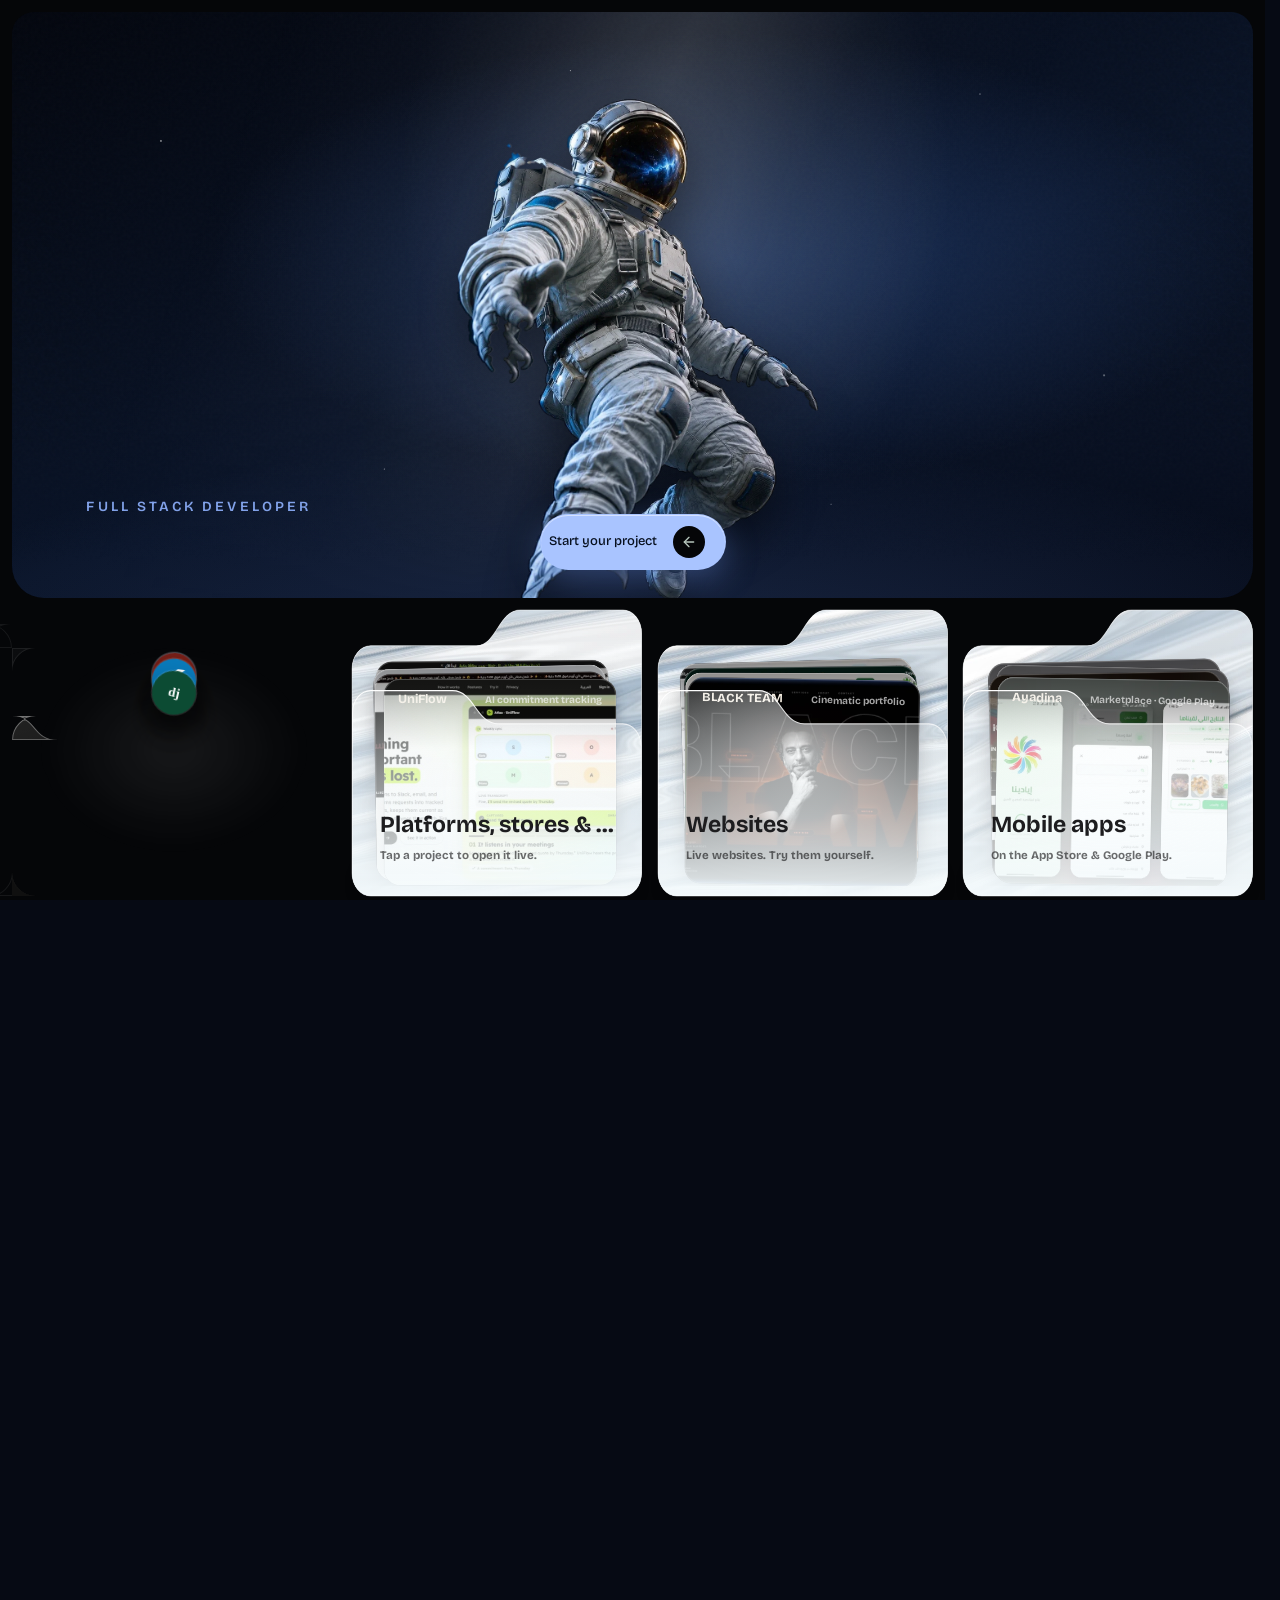
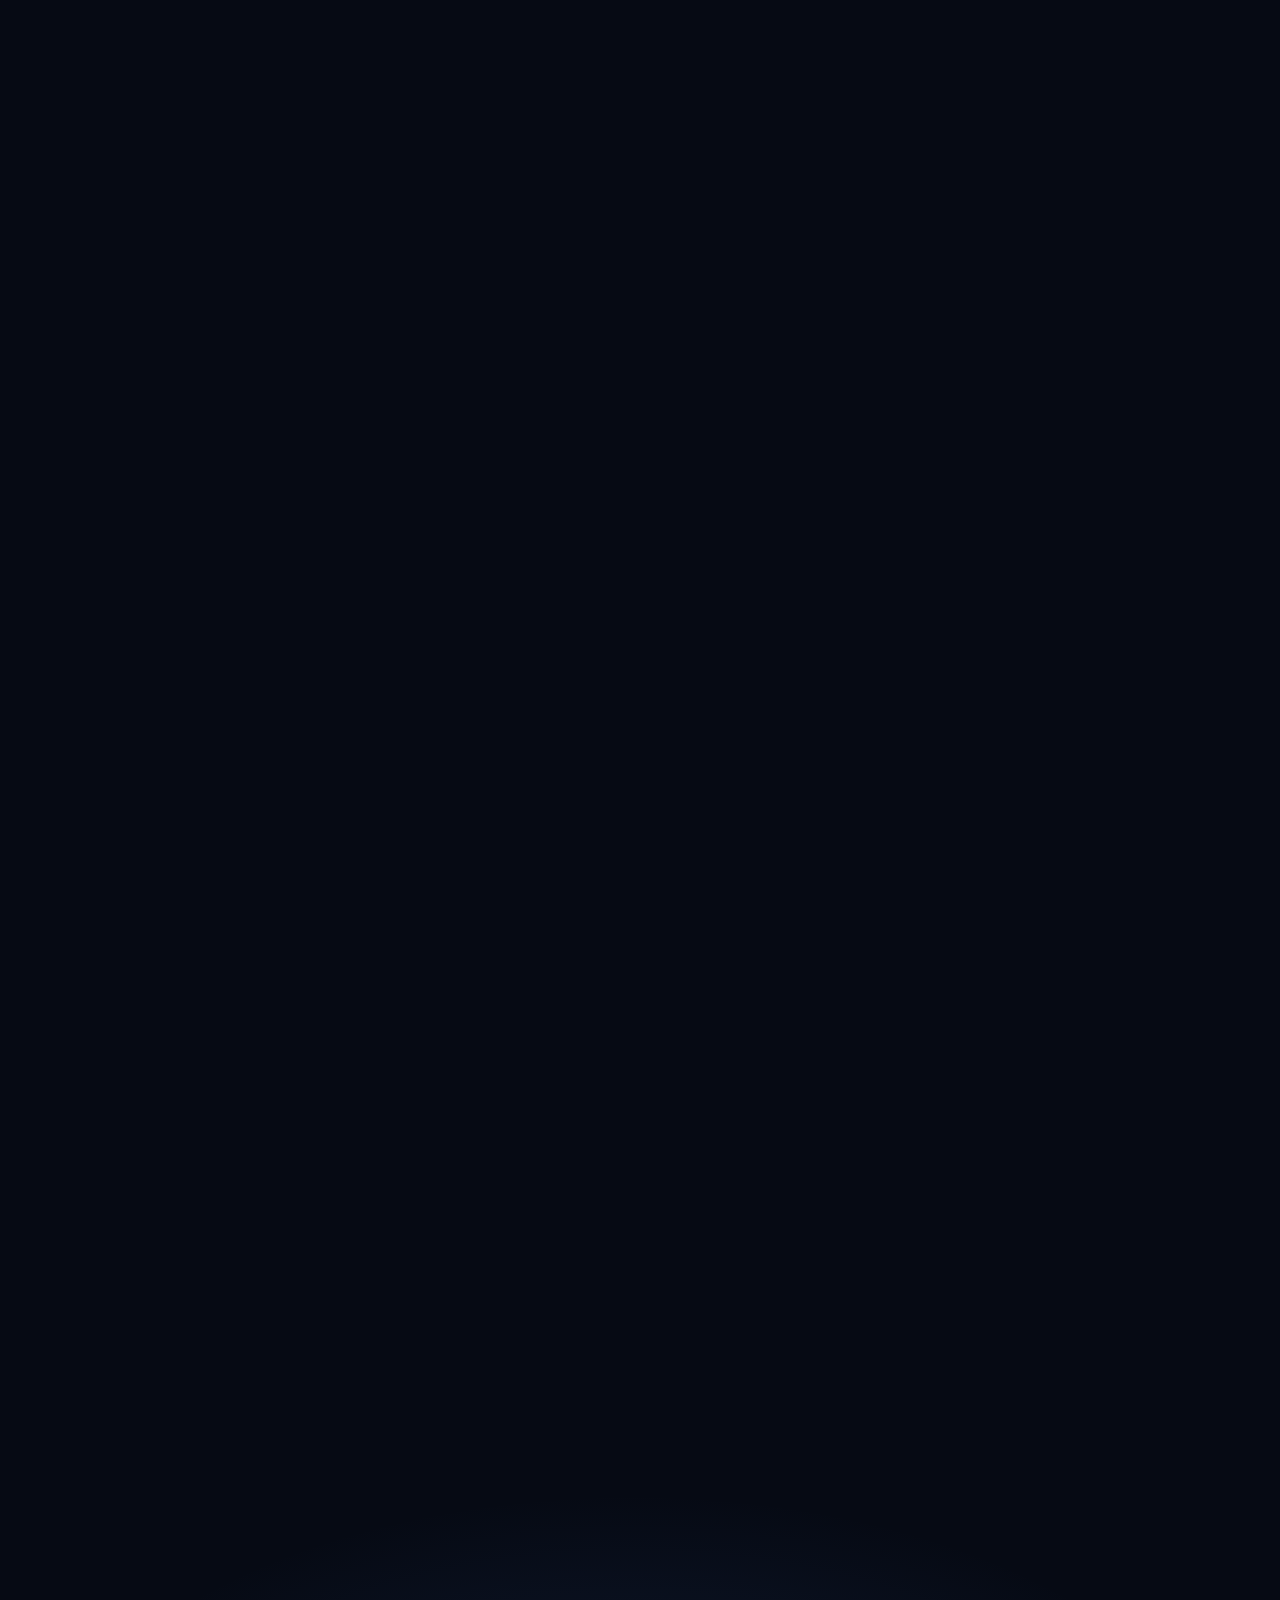
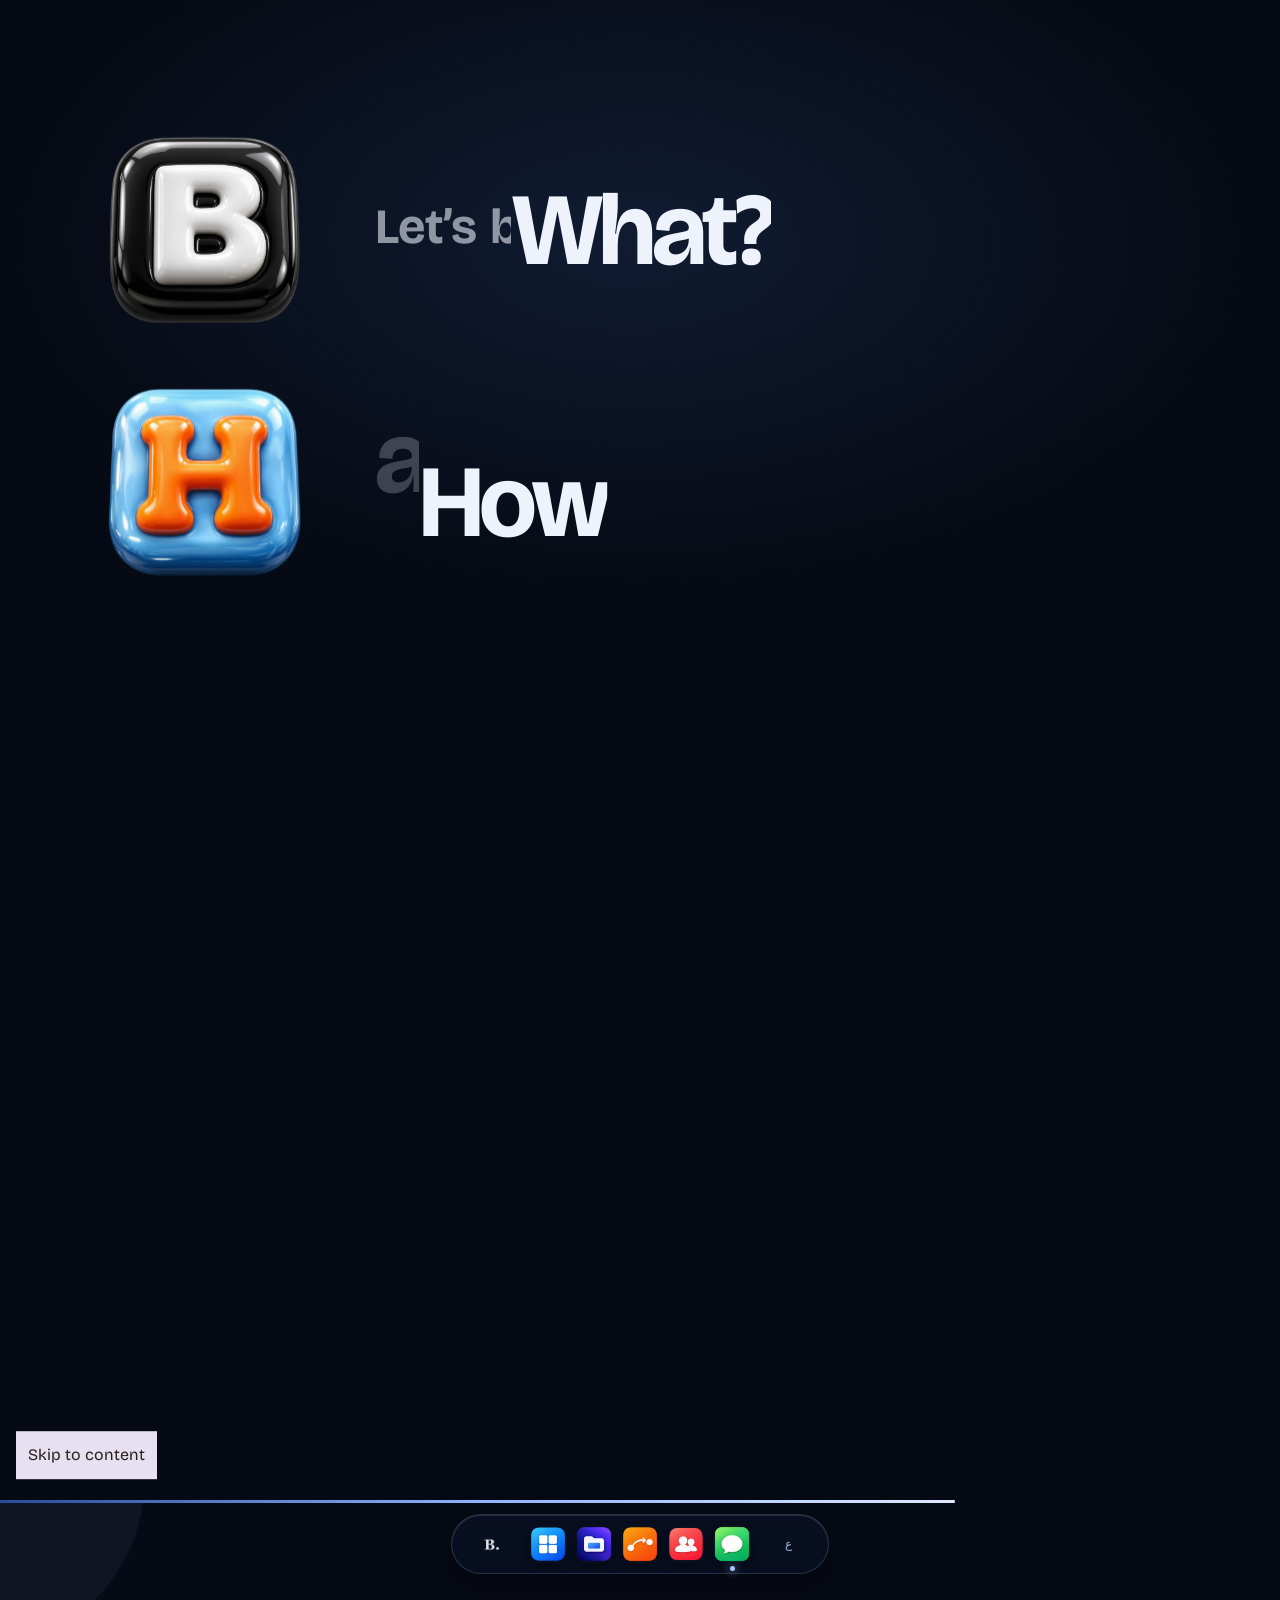
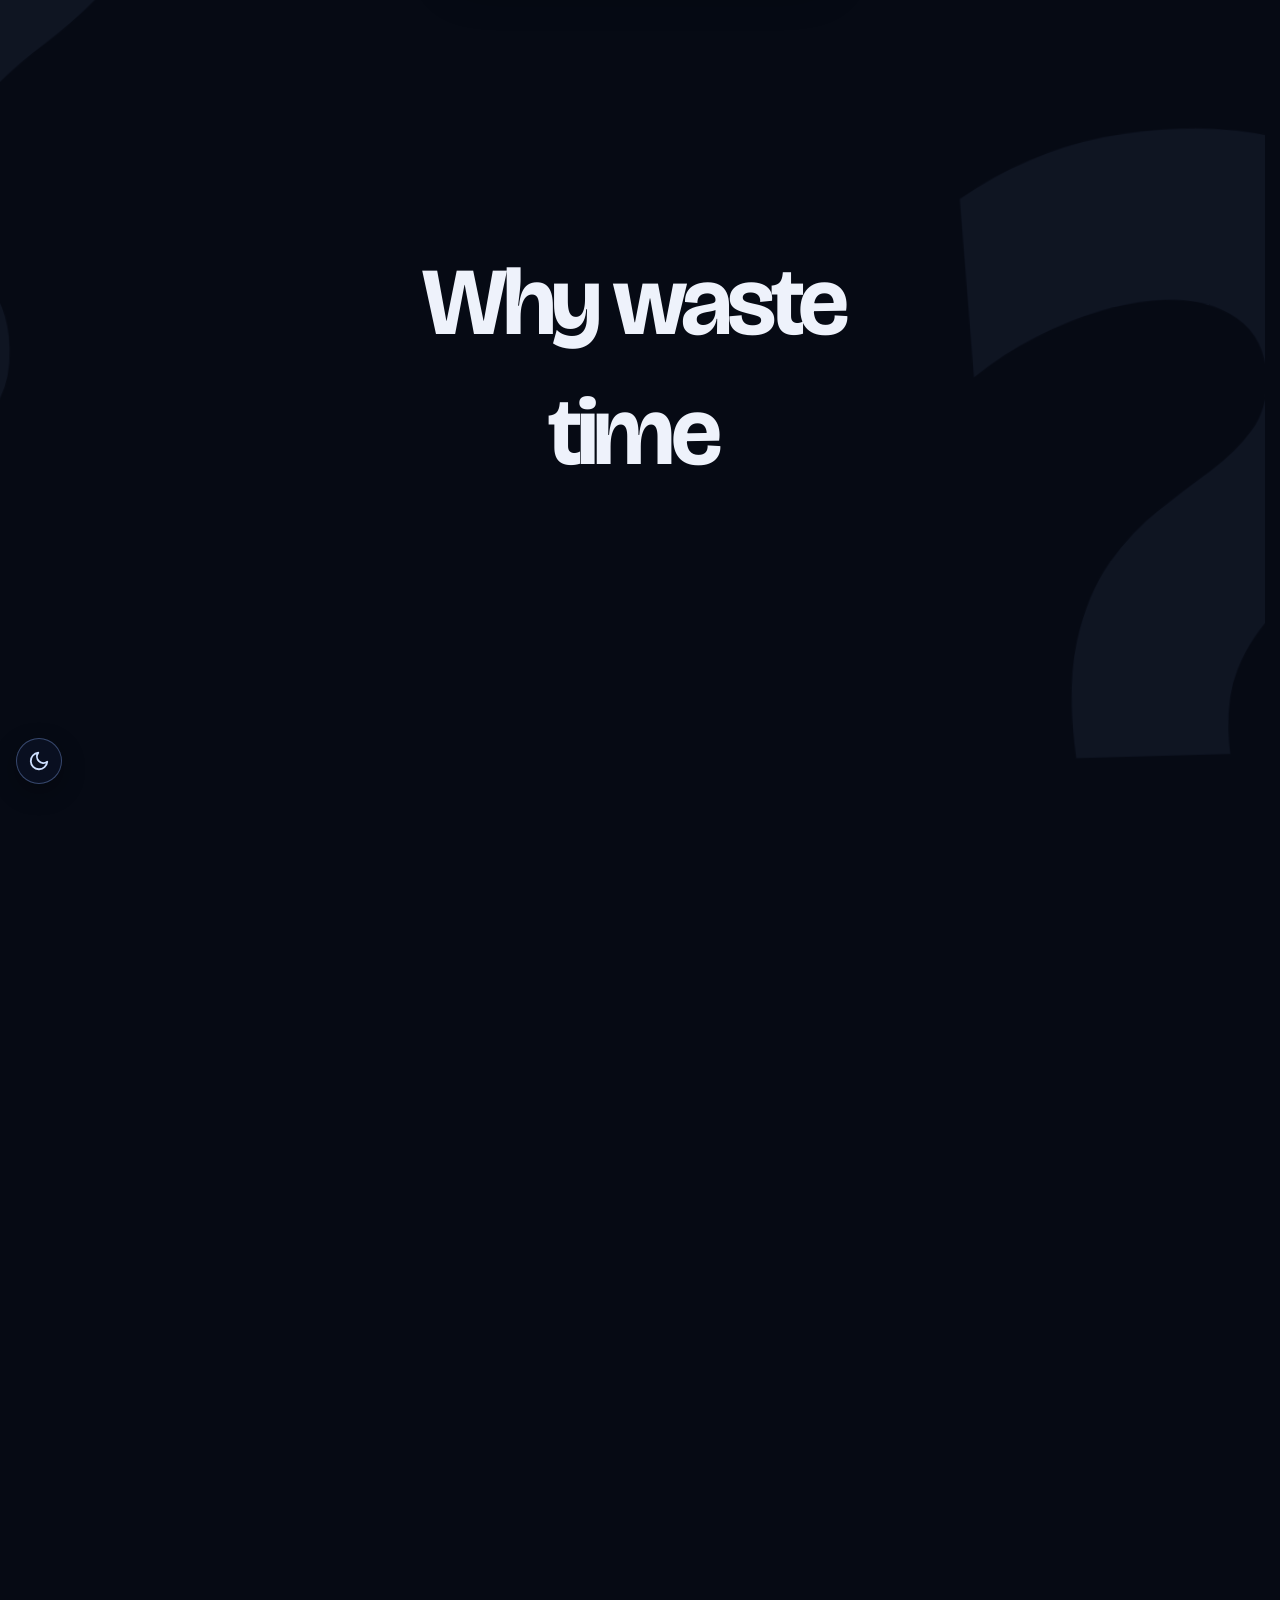
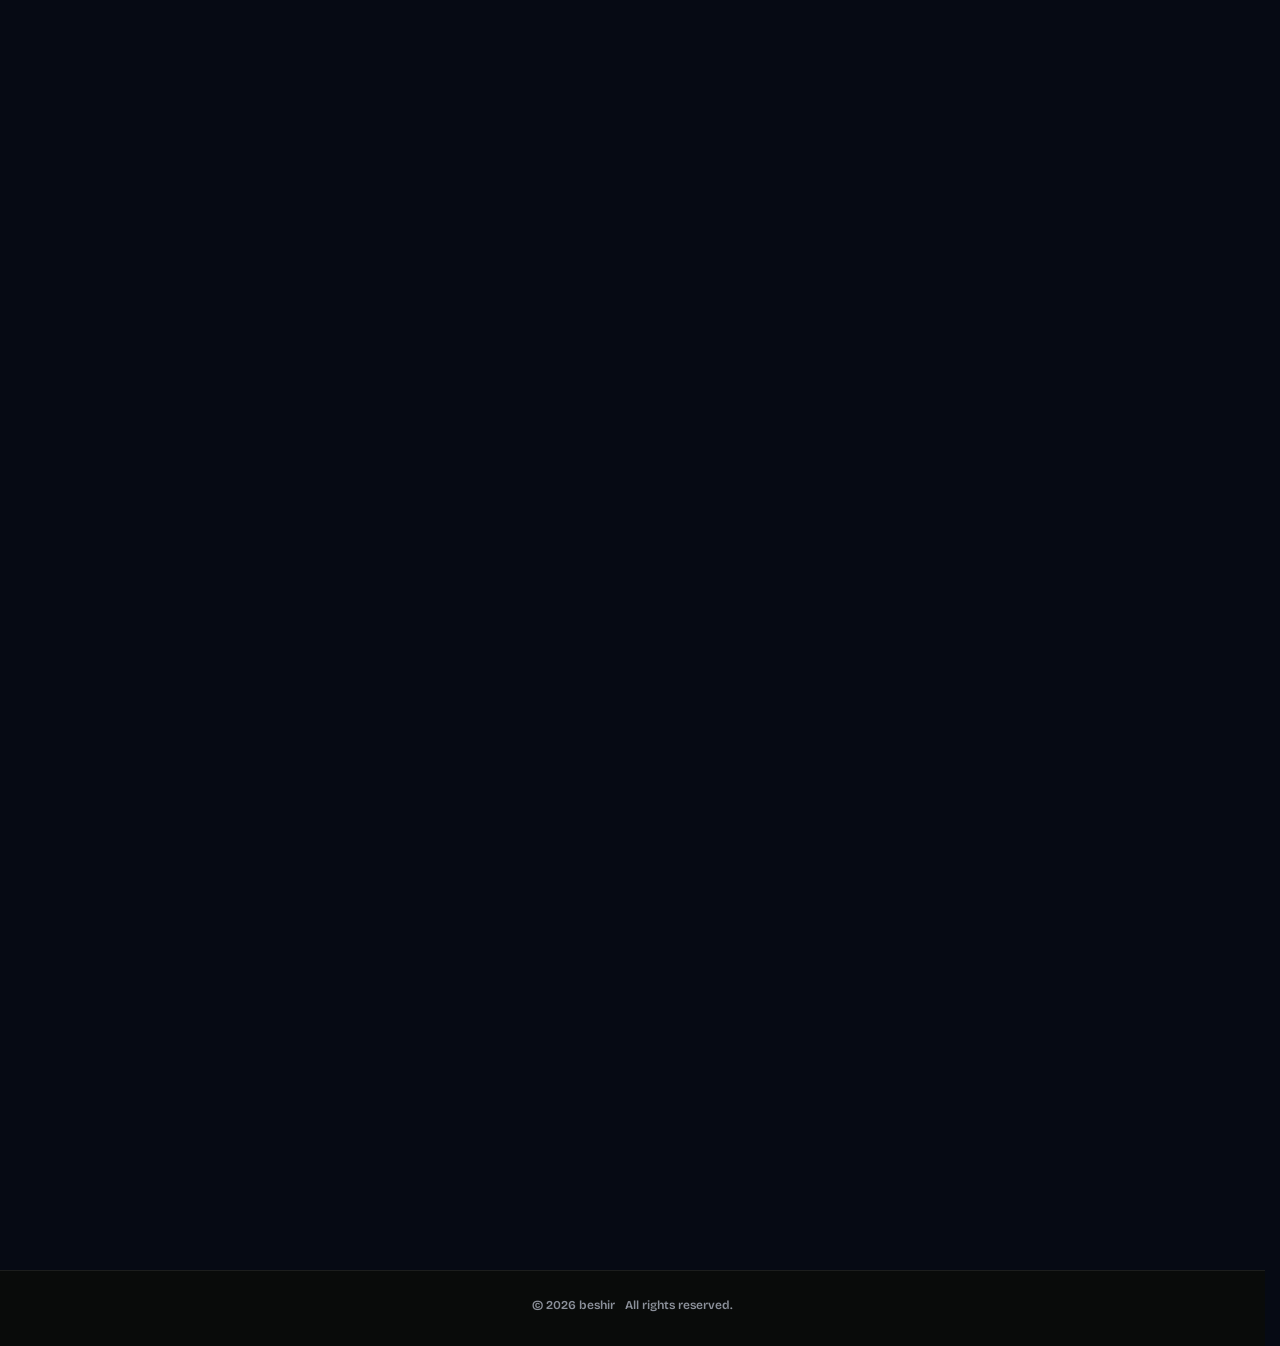
<file: en/index.html>
<!DOCTYPE html><html lang="en" dir="ltr"><head><script>try{var t=localStorage.getItem("bt_theme")||"dark";document.documentElement.setAttribute("data-bt-theme",t)}catch(e){document.documentElement.setAttribute("data-bt-theme","dark")}</script><meta charSet="utf-8"/><meta name="viewport" content="width=device-width, initial-scale=1"/><link rel="preload" href="/_next/static/immutable/media/42c0d1ff9eba2829_p.p.2dmi_tuk68pm4.woff2" as="font" crossorigin="" type="font/woff2"/><link rel="preload" href="/_next/static/immutable/media/thmanyahsans_Bold.p.0vi26u1p0-lts.woff2" as="font" crossorigin="" type="font/woff2"/><link rel="preload" href="/_next/static/immutable/media/thmanyahsans_Regular.p.0ip8ziwypg5ml.woff2" as="font" crossorigin="" type="font/woff2"/><link rel="preload" href="/_next/static/immutable/media/thmanyahserifdisplay_Bold-s.p.1z8tk29wt7u5k.woff2" as="font" crossorigin="" type="font/woff2"/><link rel="preload" as="image" imageSrcSet="/brand/beshir-white.png"/><link rel="preload" as="image" imageSrcSet="/brand/visor-portrait.webp" imageSizes="(max-width: 767px) 100vw, 54vw"/><link rel="stylesheet" href="/_next/static/immutable/chunks/3n-0oc0dphpsq.css" data-precedence="next"/><link rel="stylesheet" href="/_next/static/immutable/chunks/3j5yuuc7hpfak.css" data-precedence="next"/><link rel="preload" as="script" fetchPriority="low" href="/_next/static/immutable/chunks/3douyljdx_-l2.js"/><script src="/_next/static/immutable/chunks/0meshd4c712hl.js" async=""></script><script src="/_next/static/immutable/chunks/25ww-0owxi97m.js" async=""></script><script src="/_next/static/immutable/chunks/20xelqi0bxx4-.js" async=""></script><script src="/_next/static/immutable/chunks/turbopack-1byz1flvc-bu1.js" async=""></script><script src="/_next/static/immutable/chunks/00z4pmesk2f4f.js" async=""></script><script src="/_next/static/immutable/chunks/0ser05c71mg0_.js" async=""></script><script src="/_next/static/immutable/chunks/2fl-10sxxqne_.js" async=""></script><script src="/_next/static/immutable/chunks/3kck-fo_ocacz.js" async=""></script><script src="/_next/static/immutable/chunks/201ts4f0eubt2.js" async=""></script><title>Mohamed Beshir | Full Stack Software Engineer — SaaS, APIs & Mobile Apps</title><meta name="description" content="Full Stack Software Engineer in Cairo with 3+ years building SaaS platforms, ERP systems, APIs and mobile apps using Laravel, Django, React, Next.js and Flutter."/><meta property="og:title" content="Mohamed Beshir | Full Stack Software Engineer — SaaS, APIs & Mobile Apps"/><meta property="og:description" content="Full Stack Software Engineer in Cairo with 3+ years building SaaS platforms, ERP systems, APIs and mobile apps using Laravel, Django, React, Next.js and Flutter."/><meta property="og:site_name" content="beshir"/><meta property="og:locale" content="en_US"/><meta property="og:type" content="website"/><meta name="twitter:card" content="summary_large_image"/><meta name="twitter:title" content="Mohamed Beshir | Full Stack Software Engineer — SaaS, APIs & Mobile Apps"/><meta name="twitter:description" content="Full Stack Software Engineer in Cairo with 3+ years building SaaS platforms, ERP systems, APIs and mobile apps using Laravel, Django, React, Next.js and Flutter."/><link rel="icon" href="/icon.svg" type="image/svg+xml"/><link rel="icon" href="/icon.png" type="image/png" sizes="64x64"/><link rel="apple-touch-icon" href="/apple-touch-icon.png"/><meta name="theme-color" content="#060a14"/><meta name="next-size-adjust" content=""/><script src="/_next/static/immutable/chunks/0c0hxoamwjsbw.js" noModule=""></script><link rel="canonical" href="https://muhamedbeshir.site/en"/><link rel="alternate" hreflang="ar" href="https://muhamedbeshir.site/"/><link rel="alternate" hreflang="en" href="https://muhamedbeshir.site/en"/><link rel="alternate" hreflang="x-default" href="https://muhamedbeshir.site/"/><meta property="og:url" content="https://muhamedbeshir.site/en"/><meta property="og:image" content="https://muhamedbeshir.site/brand/og-image.jpg"/><meta property="og:image:width" content="1200"/><meta property="og:image:height" content="630"/><meta name="twitter:image" content="https://muhamedbeshir.site/brand/og-image.jpg"/><script type="application/ld+json">{"@context":"https://schema.org","@graph":[{"@type":"Person","@id":"https://muhamedbeshir.site/#person","name":"Mohamed Beshir","alternateName":["محمد بشير","Muhamed Beshir"],"jobTitle":"Full Stack Software Engineer","description":"Full Stack Software Engineer in Cairo with 3+ years building SaaS platforms, ERP systems, APIs and mobile apps using Laravel, Django, React, Next.js and Flutter.","url":"https://muhamedbeshir.site/","image":"https://muhamedbeshir.site/brand/og-image.jpg","email":"mailto:mbeshir011@gmail.com","telephone":"+201555556932","nationality":{"@type":"Country","name":"Egypt"},"address":{"@type":"PostalAddress","addressLocality":"Cairo","addressCountry":"EG"},"knowsAbout":["Laravel","Django","FastAPI","React","Next.js","Flutter","PostgreSQL","REST APIs","SaaS","ERP systems","Full Stack Development"],"knowsLanguage":["ar","en"],"sameAs":["https://linkedin.com/in/muhamed-b-antar","https://github.com/muhamedbeshir","https://beshir.is-a.dev"]},{"@type":"WebSite","@id":"https://muhamedbeshir.site/#website","url":"https://muhamedbeshir.site/","name":"Mohamed Beshir | محمد بشير","inLanguage":["ar","en"],"publisher":{"@id":"https://muhamedbeshir.site/#person"}},{"@type":"ProfilePage","@id":"https://muhamedbeshir.site/en#page","url":"https://muhamedbeshir.site/en","name":"Mohamed Beshir | Full Stack Software Engineer — SaaS, APIs & Mobile Apps","description":"Full Stack Software Engineer in Cairo with 3+ years building SaaS platforms, ERP systems, APIs and mobile apps using Laravel, Django, React, Next.js and Flutter.","inLanguage":"en","isPartOf":{"@id":"https://muhamedbeshir.site/#website"},"mainEntity":{"@id":"https://muhamedbeshir.site/#person"},"primaryImageOfPage":{"@type":"ImageObject","url":"https://muhamedbeshir.site/brand/og-image.jpg"}},{"@type":"ProfessionalService","@id":"https://muhamedbeshir.site/#service","name":"Mohamed Beshir — Software Development","url":"https://muhamedbeshir.site/","provider":{"@id":"https://muhamedbeshir.site/#person"},"areaServed":"Worldwide","serviceType":["Web application development","Mobile app development","SaaS platform development","ERP systems","API development"],"image":"https://muhamedbeshir.site/brand/og-image.jpg"}]}</script><link rel="stylesheet" href="/beshir-theme.css"><script src="/beshir-theme.js" defer></script><meta name="keywords" content="Mohamed Beshir, Full Stack Developer, Software Engineer Egypt, Cairo developer, Laravel developer, Django developer, FastAPI, React developer, Next.js developer, Flutter developer, SaaS development, ERP systems, REST API, mobile app development, portfolio"/><meta name="author" content="Mohamed Beshir"/><meta name="application-name" content="Mohamed Beshir"/><meta name="robots" content="index, follow, max-image-preview:large, max-snippet:-1, max-video-preview:-1"/><meta property="og:locale:alternate" content="ar_EG"/><meta property="og:image:alt" content="Mohamed Beshir | Full Stack Software Engineer — SaaS, APIs & Mobile Apps"/><meta name="twitter:image:alt" content="Mohamed Beshir | Full Stack Software Engineer — SaaS, APIs & Mobile Apps"/><meta name="format-detection" content="telephone=no"/><link rel="sitemap" type="application/xml" href="/sitemap.xml"/></head><body class="_26Ossq_variable Hz-EDq_variable P39Oya_variable w5WOra_variable Llaocq_variable"><div hidden=""><!--$--><!--/$--></div><script>(()=>{let t;try{t=localStorage.getItem('wahbrix-theme')}catch{}document.documentElement.dataset.theme=t==='dark'||t==='light'?t:matchMedia('(prefers-color-scheme: dark)').matches?'dark':'light'})()</script><div><a class="skip-link" href="#main">Skip to content</a><header class="site-header editorial-header"><div class="header-inner shell"><a class="brand" aria-label="beshir — Home" href="/en"><span class="brand-symbol"><img alt="" width="1774" height="887" decoding="async" data-nimg="1" style="color:transparent" srcSet="/brand/beshir-white.png 1x, /brand/beshir-white.png 2x" src="/brand/beshir-white.png"/></span><span>beshir</span></a><nav class="desktop-navigation" aria-label="Main navigation"><a class="nav-link notch-app notch-app-services" href="#identity" aria-label="Solutions"><span class="notch-app-tile"><img alt="" loading="eager" width="44" height="44" decoding="async" data-nimg="1" style="color:transparent" src="/brand/navigation/services-v2.webp"/></span><span class="notch-tooltip" aria-hidden="true">Solutions</span></a><a class="nav-link notch-app notch-app-work" href="#tools" aria-label="Tools"><span class="notch-app-tile"><img alt="" loading="eager" width="44" height="44" decoding="async" data-nimg="1" style="color:transparent" src="/brand/navigation/work-v2.webp"/></span><span class="notch-tooltip" aria-hidden="true">Tools</span></a><a class="nav-link notch-app notch-app-process" href="#approach" aria-label="How I work"><span class="notch-app-tile"><img alt="" loading="eager" width="44" height="44" decoding="async" data-nimg="1" style="color:transparent" src="/brand/navigation/process-v2.webp"/></span><span class="notch-tooltip" aria-hidden="true">How I work</span></a><a class="nav-link notch-app notch-app-about" href="#main" aria-label="beshir"><span class="notch-app-tile"><img alt="" loading="eager" width="44" height="44" decoding="async" data-nimg="1" style="color:transparent" src="/brand/navigation/about-v2.webp"/></span><span class="notch-tooltip" aria-hidden="true">beshir</span></a><a class="nav-link notch-app notch-app-contact" href="#why-wait" aria-label="Let&#x27;s talk"><span class="notch-app-tile"><img alt="" loading="eager" width="44" height="44" decoding="async" data-nimg="1" style="color:transparent" src="/brand/navigation/contact-v2.webp"/></span><span class="notch-tooltip" aria-hidden="true">Let&#x27;s talk</span></a></nav><a class="notch-language" href="/" hrefLang="ar" lang="ar" aria-label="التبديل إلى العربية">ع</a></div></header><main id="main"><div class="opening-flow"><section class="forge-hero" aria-labelledby="hero-title"><div class="forge-stage"><div class="hero-pebble-texture" aria-hidden="true"></div><div class="hero-studio-light" aria-hidden="true"></div><div class="forge-horizon" aria-hidden="true"></div><h1 id="hero-title" class="forge-title forge-name-title" aria-label="Mohamed Beshir"><span class="forge-title-top"><span class="forge-title-scroll"><span class="forge-title-word">Mohamed</span></span></span><span class="forge-title-bottom"><span class="forge-title-scroll"><span class="forge-title-word">Beshir</span></span></span></h1><div class="forge-art forge-restored-art forge-portrait-art"><div class="forge-art-scroll"><div class="forge-art-inner"><div class="portrait-depth-surface"><span class="portrait-cast-shadow" aria-hidden="true"></span><img alt="" width="1245" height="1263" decoding="async" data-nimg="1" class="forge-image" style="color:transparent" sizes="(max-width: 767px) 100vw, 54vw" srcSet="/brand/visor-portrait.webp 384w, /brand/visor-portrait.webp 640w, /brand/visor-portrait.webp 750w, /brand/visor-portrait.webp 828w, /brand/visor-portrait.webp 1080w, /brand/visor-portrait.webp 1200w, /brand/visor-portrait.webp 1920w, /brand/visor-portrait.webp 2048w, /brand/visor-portrait.webp 3840w" src="/brand/visor-portrait.webp"/><span class="portrait-diffuse-light" aria-hidden="true"></span><span class="portrait-specular-light" aria-hidden="true"></span></div></div></div></div><a class="primary-action hero-bottom-cta" aria-label="Start your project" href="#why-wait"><span class="nav-label">Start your project</span><span class="project-action-icon" aria-hidden="true"><svg xmlns="http://www.w3.org/2000/svg" width="16" height="16" viewBox="0 0 24 24" fill="none" stroke="currentColor" stroke-width="2" stroke-linecap="round" stroke-linejoin="round" class="lucide lucide-arrow-left" aria-hidden="true"><path d="m12 19-7-7 7-7"></path><path d="M19 12H5"></path></svg></span></a></div></section><section id="tools" class="hero-folder-row" aria-label="Tools, projects and your next idea"><div class="hero-technology-slot"><div role="button" tabindex="0" aria-expanded="false" aria-label="The tools I build with.: Next.js, React, TypeScript, Laravel, Django, FastAPI, PostgreSQL, Flutter" class="relative isolate h-[286px] w-full max-w-[420px] cursor-pointer select-none outline-none [-webkit-tap-highlight-color:transparent] focus-visible:rounded-3xl focus-visible:outline focus-visible:outline-1 focus-visible:outline-offset-4 hero-technology-folder" style="color:#ffffff;font-family:&#x27;Geist&#x27;, ui-sans-serif, system-ui, -apple-system, &#x27;Segoe UI&#x27;, Roboto, sans-serif;letter-spacing:-0.05em;outline-color:rgba(255,255,255,.4);opacity:0;transform:translateY(34px) scale(.92);transition:transform .9s cubic-bezier(.2,.8,.2,1), opacity .6s ease"><div class="pointer-events-none absolute left-[8%] right-[8%] top-10 -z-10 h-[200px] rounded-full opacity-80 blur-[18px]" style="background:radial-gradient(closest-side, rgba(255,255,255,.10), transparent)"></div><div data-icon-folder-back="true" class="absolute inset-x-0 bottom-0 top-[14px]" style="background:linear-gradient(180deg,rgba(255,255,255,.035),rgba(255,255,255,.008) 60%)"><svg class="pointer-events-none absolute inset-0 h-full w-full overflow-visible" aria-hidden="true"><path d="" fill="none" stroke="rgba(255,255,255,.07)" stroke-width="2"></path></svg></div><div class="pointer-events-none absolute inset-0" aria-hidden="true"><div data-icon-folder-tile="true" class="absolute left-1/2 top-[42px] -ml-[50.5px] h-[101px] w-[101px] rounded-[26px] [backface-visibility:hidden]" style="width:101px;height:101px;margin-left:-50.5px;opacity:0;transform:translate3d(-75.75px, 80px, 0);transition:transform 0.9s cubic-bezier(.2,.8,.2,1), opacity .5s;transition-delay:0.35s"><div class="pointer-events-auto relative h-full w-full rounded-[inherit]" style="transform:none;filter:none;transition:transform .45s cubic-bezier(.2,.8,.2,1), filter .3s ease"><div class="grid h-full w-full place-items-center overflow-hidden rounded-[inherit]" style="background:#171719;box-shadow:0 18px 40px rgba(0,0,0,.55), 0 0 0 1px rgba(255,255,255,.14)"><img alt="" loading="lazy" width="44" height="44" decoding="async" data-nimg="1" class="technology-folder-logo" style="color:transparent" src="/brand/technologies/nextdotjs.svg"/></div><span class="pointer-events-none absolute bottom-full left-1/2 mb-2.5 whitespace-nowrap rounded-full border px-2.5 py-1 text-xs font-medium leading-4 backdrop-blur-[8px]" style="background:rgba(0,0,0,.55);border-color:rgba(255,255,255,.08);color:#ffffff;opacity:0;transform:translateX(-50%) translateY(6px);transition:opacity .25s ease, transform .35s cubic-bezier(.2,.8,.2,1)">Next.js</span></div></div><div data-icon-folder-tile="true" class="absolute left-1/2 top-[42px] -ml-[50.5px] h-[101px] w-[101px] rounded-[26px] [backface-visibility:hidden]" style="width:101px;height:101px;margin-left:-50.5px;opacity:0;transform:translate3d(-45.449999999999996px, 80px, 0);transition:transform 0.9s cubic-bezier(.2,.8,.2,1), opacity .5s;transition-delay:0.43s"><div class="pointer-events-auto relative h-full w-full rounded-[inherit]" style="transform:none;filter:none;transition:transform .45s cubic-bezier(.2,.8,.2,1), filter .3s ease"><div class="grid h-full w-full place-items-center overflow-hidden rounded-[inherit]" style="background:#163b4b;box-shadow:0 18px 40px rgba(0,0,0,.55), 0 0 0 1px rgba(255,255,255,.14)"><img alt="" loading="lazy" width="44" height="44" decoding="async" data-nimg="1" class="technology-folder-logo" style="color:transparent" src="/brand/technologies/react.svg"/></div><span class="pointer-events-none absolute bottom-full left-1/2 mb-2.5 whitespace-nowrap rounded-full border px-2.5 py-1 text-xs font-medium leading-4 backdrop-blur-[8px]" style="background:rgba(0,0,0,.55);border-color:rgba(255,255,255,.08);color:#ffffff;opacity:0;transform:translateX(-50%) translateY(6px);transition:opacity .25s ease, transform .35s cubic-bezier(.2,.8,.2,1)">React</span></div></div><div data-icon-folder-tile="true" class="absolute left-1/2 top-[42px] -ml-[50.5px] h-[101px] w-[101px] rounded-[26px] [backface-visibility:hidden]" style="width:101px;height:101px;margin-left:-50.5px;opacity:0;transform:translate3d(-15.149999999999999px, 80px, 0);transition:transform 0.9s cubic-bezier(.2,.8,.2,1), opacity .5s;transition-delay:0.51s"><div class="pointer-events-auto relative h-full w-full rounded-[inherit]" style="transform:none;filter:none;transition:transform .45s cubic-bezier(.2,.8,.2,1), filter .3s ease"><div class="grid h-full w-full place-items-center overflow-hidden rounded-[inherit]" style="background:#336791;box-shadow:0 18px 40px rgba(0,0,0,.55), 0 0 0 1px rgba(255,255,255,.14)"><img alt="" loading="lazy" width="44" height="44" decoding="async" data-nimg="1" class="technology-folder-logo" style="color:transparent" src="/brand/technologies/postgresql.svg"/></div><span class="pointer-events-none absolute bottom-full left-1/2 mb-2.5 whitespace-nowrap rounded-full border px-2.5 py-1 text-xs font-medium leading-4 backdrop-blur-[8px]" style="background:rgba(0,0,0,.55);border-color:rgba(255,255,255,.08);color:#ffffff;opacity:0;transform:translateX(-50%) translateY(6px);transition:opacity .25s ease, transform .35s cubic-bezier(.2,.8,.2,1)">PostgreSQL</span></div></div><div data-icon-folder-tile="true" class="absolute left-1/2 top-[42px] -ml-[50.5px] h-[101px] w-[101px] rounded-[26px] [backface-visibility:hidden]" style="width:101px;height:101px;margin-left:-50.5px;opacity:0;transform:translate3d(15.149999999999999px, 80px, 0);transition:transform 0.9s cubic-bezier(.2,.8,.2,1), opacity .5s;transition-delay:0.59s"><div class="pointer-events-auto relative h-full w-full rounded-[inherit]" style="transform:none;filter:none;transition:transform .45s cubic-bezier(.2,.8,.2,1), filter .3s ease"><div class="grid h-full w-full place-items-center overflow-hidden rounded-[inherit]" style="background:#7a1f17;box-shadow:0 18px 40px rgba(0,0,0,.55), 0 0 0 1px rgba(255,255,255,.14)"><img alt="" loading="lazy" width="44" height="44" decoding="async" data-nimg="1" class="technology-folder-logo" style="color:transparent" src="/brand/technologies/laravel.svg"/></div><span class="pointer-events-none absolute bottom-full left-1/2 mb-2.5 whitespace-nowrap rounded-full border px-2.5 py-1 text-xs font-medium leading-4 backdrop-blur-[8px]" style="background:rgba(0,0,0,.55);border-color:rgba(255,255,255,.08);color:#ffffff;opacity:0;transform:translateX(-50%) translateY(6px);transition:opacity .25s ease, transform .35s cubic-bezier(.2,.8,.2,1)">Laravel</span></div></div><div data-icon-folder-tile="true" class="absolute left-1/2 top-[42px] -ml-[50.5px] h-[101px] w-[101px] rounded-[26px] [backface-visibility:hidden]" style="width:101px;height:101px;margin-left:-50.5px;opacity:0;transform:translate3d(45.449999999999996px, 80px, 0);transition:transform 0.9s cubic-bezier(.2,.8,.2,1), opacity .5s;transition-delay:0.6699999999999999s"><div class="pointer-events-auto relative h-full w-full rounded-[inherit]" style="transform:none;filter:none;transition:transform .45s cubic-bezier(.2,.8,.2,1), filter .3s ease"><div class="grid h-full w-full place-items-center overflow-hidden rounded-[inherit]" style="background:#087cbe;box-shadow:0 18px 40px rgba(0,0,0,.55), 0 0 0 1px rgba(255,255,255,.14)"><img alt="" loading="lazy" width="44" height="44" decoding="async" data-nimg="1" class="technology-folder-logo" style="color:transparent" src="/brand/technologies/flutter.svg"/></div><span class="pointer-events-none absolute bottom-full left-1/2 mb-2.5 whitespace-nowrap rounded-full border px-2.5 py-1 text-xs font-medium leading-4 backdrop-blur-[8px]" style="background:rgba(0,0,0,.55);border-color:rgba(255,255,255,.08);color:#ffffff;opacity:0;transform:translateX(-50%) translateY(6px);transition:opacity .25s ease, transform .35s cubic-bezier(.2,.8,.2,1)">Flutter</span></div></div><div data-icon-folder-tile="true" class="absolute left-1/2 top-[42px] -ml-[50.5px] h-[101px] w-[101px] rounded-[26px] [backface-visibility:hidden]" style="width:101px;height:101px;margin-left:-50.5px;opacity:0;transform:translate3d(75.75px, 80px, 0);transition:transform 0.9s cubic-bezier(.2,.8,.2,1), opacity .5s;transition-delay:0.75s"><div class="pointer-events-auto relative h-full w-full rounded-[inherit]" style="transform:none;filter:none;transition:transform .45s cubic-bezier(.2,.8,.2,1), filter .3s ease"><div class="grid h-full w-full place-items-center overflow-hidden rounded-[inherit]" style="background:#0c4b33;box-shadow:0 18px 40px rgba(0,0,0,.55), 0 0 0 1px rgba(255,255,255,.14)"><img alt="" loading="lazy" width="44" height="44" decoding="async" data-nimg="1" class="technology-folder-logo" style="color:transparent" src="/brand/technologies/django.svg"/></div><span class="pointer-events-none absolute bottom-full left-1/2 mb-2.5 whitespace-nowrap rounded-full border px-2.5 py-1 text-xs font-medium leading-4 backdrop-blur-[8px]" style="background:rgba(0,0,0,.55);border-color:rgba(255,255,255,.08);color:#ffffff;opacity:0;transform:translateX(-50%) translateY(6px);transition:opacity .25s ease, transform .35s cubic-bezier(.2,.8,.2,1)">Django</span></div></div></div><div data-icon-folder-front="true" class="absolute inset-x-0 bottom-0 h-[180px] overflow-hidden" style="background:linear-gradient(160deg,rgba(255,255,255,.09),rgba(255,255,255,.015) 55%),#0c0c0c;transform:none;transition:transform .6s cubic-bezier(.2,.8,.2,1)"><svg class="pointer-events-none absolute inset-0 h-full w-full overflow-visible" aria-hidden="true"><defs><linearGradient id="edge-_R_1j2nmivb_" x1="0" y1="0" x2="0" y2="1"><stop offset="0" stop-color="rgba(255,255,255,.38)"></stop><stop offset=".35" stop-color="rgba(255,255,255,.1)"></stop><stop offset="1" stop-color="rgba(255,255,255,0)"></stop></linearGradient></defs><path d="" fill="none" stroke="url(#edge-_R_1j2nmivb_)" stroke-width="2"></path></svg><h3 class="m-0 px-[18px] pt-[34px] text-xl font-medium leading-[26px]">The tools I build with.</h3><div data-icon-folder-tags="true" class="mx-[18px] mt-3.5 flex flex-wrap gap-1.5"><span data-icon-folder-tag="true" dir="ltr" class="inline-flex min-h-6 items-center whitespace-nowrap rounded-full border px-2.5 py-0.5 text-xs leading-5" style="background:rgba(36,36,36,.7);border-color:#282828;color:#9f9f9f;transition:border-color .25s ease, color .25s ease">Next.js</span><span data-icon-folder-tag="true" dir="ltr" class="inline-flex min-h-6 items-center whitespace-nowrap rounded-full border px-2.5 py-0.5 text-xs leading-5" style="background:rgba(36,36,36,.7);border-color:#282828;color:#9f9f9f;transition:border-color .25s ease, color .25s ease">React</span><span data-icon-folder-tag="true" dir="ltr" class="inline-flex min-h-6 items-center whitespace-nowrap rounded-full border px-2.5 py-0.5 text-xs leading-5" style="background:rgba(36,36,36,.7);border-color:#282828;color:#9f9f9f;transition:border-color .25s ease, color .25s ease">TypeScript</span><span data-icon-folder-tag="true" dir="ltr" class="inline-flex min-h-6 items-center whitespace-nowrap rounded-full border px-2.5 py-0.5 text-xs leading-5" style="background:rgba(36,36,36,.7);border-color:#282828;color:#9f9f9f;transition:border-color .25s ease, color .25s ease">Laravel</span><span data-icon-folder-tag="true" dir="ltr" class="inline-flex min-h-6 items-center whitespace-nowrap rounded-full border px-2.5 py-0.5 text-xs leading-5" style="background:rgba(36,36,36,.7);border-color:#282828;color:#9f9f9f;transition:border-color .25s ease, color .25s ease">Django</span><span data-icon-folder-tag="true" dir="ltr" class="inline-flex min-h-6 items-center whitespace-nowrap rounded-full border px-2.5 py-0.5 text-xs leading-5" style="background:rgba(36,36,36,.7);border-color:#282828;color:#9f9f9f;transition:border-color .25s ease, color .25s ease">FastAPI</span><span data-icon-folder-tag="true" dir="ltr" class="inline-flex min-h-6 items-center whitespace-nowrap rounded-full border px-2.5 py-0.5 text-xs leading-5" style="background:rgba(36,36,36,.7);border-color:#282828;color:#9f9f9f;transition:border-color .25s ease, color .25s ease">PostgreSQL</span><span data-icon-folder-tag="true" dir="ltr" class="inline-flex min-h-6 items-center whitespace-nowrap rounded-full border px-2.5 py-0.5 text-xs leading-5" style="background:rgba(36,36,36,.7);border-color:#282828;color:#9f9f9f;transition:border-color .25s ease, color .25s ease">Flutter</span></div><span class="absolute bottom-3.5 right-3.5 flex h-[34px] items-center gap-1.5 rounded-full border px-1.5" style="background:rgba(0,0,0,.55);border-color:rgba(255,255,255,.08)" aria-hidden="true"><span class="block h-[22px] w-[22px] overflow-hidden rounded-[7px]"><span class="grid h-full w-full place-items-center [&amp;_svg]:h-[60%] [&amp;_svg]:w-[60%]" style="background:#171719"><img alt="" loading="lazy" width="44" height="44" decoding="async" data-nimg="1" class="technology-folder-logo" style="color:transparent" src="/brand/technologies/nextdotjs.svg"/></span></span><span class="block h-[22px] w-[22px] overflow-hidden rounded-[7px]"><span class="grid h-full w-full place-items-center [&amp;_svg]:h-[60%] [&amp;_svg]:w-[60%]" style="background:#163b4b"><img alt="" loading="lazy" width="44" height="44" decoding="async" data-nimg="1" class="technology-folder-logo" style="color:transparent" src="/brand/technologies/react.svg"/></span></span><span class="block h-[22px] w-[22px] overflow-hidden rounded-[7px]"><span class="grid h-full w-full place-items-center [&amp;_svg]:h-[60%] [&amp;_svg]:w-[60%]" style="background:#336791"><img alt="" loading="lazy" width="44" height="44" decoding="async" data-nimg="1" class="technology-folder-logo" style="color:transparent" src="/brand/technologies/postgresql.svg"/></span></span><span class="block h-[22px] w-[22px] overflow-hidden rounded-[7px]"><span class="grid h-full w-full place-items-center [&amp;_svg]:h-[60%] [&amp;_svg]:w-[60%]" style="background:#7a1f17"><img alt="" loading="lazy" width="44" height="44" decoding="async" data-nimg="1" class="technology-folder-logo" style="color:transparent" src="/brand/technologies/laravel.svg"/></span></span><span class="block h-[22px] w-[22px] overflow-hidden rounded-[7px]"><span class="grid h-full w-full place-items-center [&amp;_svg]:h-[60%] [&amp;_svg]:w-[60%]" style="background:#087cbe"><img alt="" loading="lazy" width="44" height="44" decoding="async" data-nimg="1" class="technology-folder-logo" style="color:transparent" src="/brand/technologies/flutter.svg"/></span></span><span class="block h-[22px] w-[22px] overflow-hidden rounded-[7px]"><span class="grid h-full w-full place-items-center [&amp;_svg]:h-[60%] [&amp;_svg]:w-[60%]" style="background:#0c4b33"><img alt="" loading="lazy" width="44" height="44" decoding="async" data-nimg="1" class="technology-folder-logo" style="color:transparent" src="/brand/technologies/django.svg"/></span></span></span></div></div></div><div class="hero-folder-slot"><div class="gf-root hero-glass-folder" data-tone="light" data-entered="true" data-place="bottom-left" style="width:340px;height:326px"><style>
.gf-root {
  --gf-px: 0;
  --gf-py: 0;
  --gf-ease: cubic-bezier(.2, .8, .2, 1);
  --gf-spring: cubic-bezier(.34, 1.36, .5, 1);
  --gf-hinge: 0deg;
  --gf-lift: 42px;
  --gf-spread: 0px;
  --gf-fan: 0deg;
  --gf-stack: 15px;
  --gf-ink: #141416;
  --gf-ink-soft: rgba(20, 20, 22, .55);
  position: relative;
  display: inline-block;
  flex: none;
  vertical-align: top;
  font-family: ui-sans-serif, system-ui, -apple-system, "SF Pro Text", "Segoe UI", Roboto, "Helvetica Neue", Arial, sans-serif;
  -webkit-font-smoothing: antialiased;
  -webkit-tap-highlight-color: transparent;
  isolation: isolate;
}
.gf-root[data-tone="dark"] { --gf-ink: #f5f5f7; --gf-ink-soft: rgba(245, 245, 247, .58); }
.gf-root:hover, .gf-root:focus-within { --gf-hinge: -11deg; --gf-lift: -34px; --gf-spread: 8px; --gf-fan: 1.4deg; --gf-stack: 10px; }
.gf-root[data-open] { --gf-hinge: -24deg; --gf-lift: -96px; --gf-spread: 40px; --gf-fan: 5deg; --gf-stack: 30px; }

.gf-stage {
  position: absolute;
  left: 0;
  top: 0;
  width: 340px;
  height: 272px;
  transform-origin: 0 0;
}
.gf-tilt {
  position: absolute;
  inset: 0;
  transform: perspective(1400px) rotateX(calc(var(--gf-py) * -3deg)) rotateY(calc(var(--gf-px) * 4deg));
  transition: transform .9s var(--gf-ease);
}

.gf-shadow {
  position: absolute;
  left: 18px;
  right: 18px;
  bottom: -6px;
  height: 60px;
  border-radius: 40px;
  background: rgba(16, 18, 24, .34);
  filter: blur(22px);
  transform: translateX(calc(var(--gf-px) * -8px));
  transition: transform .9s var(--gf-ease), opacity .9s var(--gf-ease);
}
.gf-root[data-tone="dark"] .gf-shadow { background: rgba(0, 0, 0, .62); }

.gf-back {
  position: absolute;
  inset: 0;
  overflow: hidden;
  background: linear-gradient(180deg, #f3f3f4 0%, #e3e3e6 100%);
}
.gf-root[data-tone="dark"] .gf-back { background: linear-gradient(180deg, #2a2a2e 0%, #121214 100%); }
.gf-art {
  position: absolute;
  left: -12px;
  top: -12px;
  max-width: none;
  object-fit: cover;
  transform: translate(calc(var(--gf-px) * -7px), calc(var(--gf-py) * -6px)) scale(1.02);
  transition: transform 1.1s var(--gf-ease), opacity 1.2s var(--gf-ease), filter 1.2s var(--gf-ease);
}
canvas.gf-art { opacity: 0; filter: blur(14px) saturate(.6); }
canvas.gf-art[data-ready] { opacity: 1; filter: none; }
.gf-back-sheen {
  position: absolute;
  inset: 0;
  background:
    linear-gradient(180deg, rgba(255, 255, 255, .22) 0%, rgba(255, 255, 255, 0) 22%),
    radial-gradient(120% 80% at 80% 0%, rgba(255, 255, 255, .16), rgba(255, 255, 255, 0) 60%);
  pointer-events: none;
}

.gf-rim {
  position: absolute;
  left: 0;
  top: 0;
  max-width: none;
  overflow: visible;
  pointer-events: none;
  fill: none;
}
.gf-back-rim { width: 340px; height: 272px; }
.gf-back-rim path { stroke: rgba(255, 255, 255, .45); stroke-width: 1; }
.gf-root[data-tone="dark"] .gf-back-rim path { stroke: rgba(255, 255, 255, .16); }

/* ---- files ---------------------------------------------------------------- */
.gf-files {
  position: absolute;
  inset: 0;
  z-index: 5;
  pointer-events: none;
  /* nothing hangs out of the bottom of the pocket, however tall the stack */
  clip-path: inset(-400px -400px 10px -400px);
}
.gf-sheet-slot { display: contents; }
.gf-sheet {
  all: unset;
  box-sizing: border-box;
  position: absolute;
  left: 34px;
  top: 96px;
  width: 272px;
  height: 184px;
  border-radius: 16px;
  overflow: hidden;
  cursor: pointer;
  pointer-events: auto;
  background: linear-gradient(180deg, #ffffff 0%, #f2f2f0 100%);
  box-shadow:
    inset 0 1px 0 rgba(255, 255, 255, .9),
    0 0 0 .5px rgba(0, 0, 0, .1),
    0 10px 26px -8px rgba(10, 12, 20, .28);
  transform-origin: 50% 100%;
  transform:
    translate(calc(var(--gf-jx) + var(--gf-slot) * var(--gf-spread)), calc(var(--gf-lift) + var(--gf-depth) * var(--gf-stack) * -1))
    rotate(calc(var(--gf-jr) + var(--gf-slot) * var(--gf-fan)));
  transition:
    transform .75s var(--gf-spring) calc(var(--gf-depth) * 40ms),
    box-shadow .4s var(--gf-ease),
    translate .9s var(--gf-ease),
    opacity .9s var(--gf-ease);
}
.gf-root[data-tone="dark"] .gf-sheet { background: linear-gradient(180deg, #2c2c30 0%, #1c1c1f 100%); box-shadow: inset 0 1px 0 rgba(255, 255, 255, .14), 0 0 0 .5px rgba(255, 255, 255, .08), 0 12px 28px -8px rgba(0, 0, 0, .7); }
.gf-sheet--art { background: #1a1a1d; }
.gf-root[data-open] .gf-sheet:hover,
.gf-root[data-open] .gf-sheet:focus-visible {
  transform:
    translate(calc(var(--gf-jx) + var(--gf-slot) * var(--gf-spread)), calc(var(--gf-lift) + var(--gf-depth) * var(--gf-stack) * -1 - 18px))
    rotate(calc(var(--gf-slot) * var(--gf-fan) * .6));
  box-shadow: inset 0 1px 0 rgba(255, 255, 255, .9), 0 0 0 .5px rgba(0, 0, 0, .1), 0 22px 40px -12px rgba(10, 12, 20, .42);
  transition-delay: 0s;
}
.gf-sheet:focus-visible { outline: 2px solid #4c8dff; outline-offset: 2px; }
.gf-sheet-art {
  position: absolute;
  left: 0;
  top: 0;
  width: 272px;
  height: 184px;
  max-width: none;
  object-fit: cover;
  transition: opacity .9s var(--gf-ease), filter .9s var(--gf-ease);
}
canvas.gf-sheet-art { opacity: 0; filter: blur(10px); }
canvas.gf-sheet-art[data-ready] { opacity: 1; filter: none; }
.gf-sheet--art::after {
  content: "";
  position: absolute;
  inset: 0;
  border-radius: inherit;
  background: linear-gradient(180deg, rgba(0, 0, 0, .42) 0%, rgba(0, 0, 0, 0) 34%);
  box-shadow: inset 0 0 0 1px rgba(255, 255, 255, .2);
  pointer-events: none;
}
.gf-sheet-head {
  position: absolute;
  left: 14px;
  right: 14px;
  top: 11px;
  z-index: 1;
  display: flex;
  align-items: baseline;
  justify-content: space-between;
  gap: 10px;
  white-space: nowrap;
}
.gf-sheet-name {
  overflow: hidden;
  text-overflow: ellipsis;
  font-size: 12.5px;
  font-weight: 560;
  letter-spacing: -.005em;
  color: #18181b;
}
.gf-sheet-meta {
  flex: none;
  font-family: ui-monospace, "SF Mono", SFMono-Regular, Menlo, Consolas, monospace;
  font-size: 10px;
  letter-spacing: .02em;
  color: rgba(24, 24, 27, .5);
}
.gf-root[data-tone="dark"] .gf-sheet-name, .gf-sheet--art .gf-sheet-name { color: #f3ece0; }
.gf-root[data-tone="dark"] .gf-sheet-meta, .gf-sheet--art .gf-sheet-meta { color: rgba(250, 250, 250, .66); }
.gf-lines {
  position: absolute;
  left: 14px;
  right: 14px;
  top: 40px;
  display: flex;
  flex-direction: column;
  gap: 9px;
}
.gf-lines i {
  display: block;
  height: 5px;
  border-radius: 3px;
  background: rgba(24, 24, 27, .08);
}
.gf-lines i:first-child { height: 9px; margin-bottom: 4px; background: rgba(24, 24, 27, .14); }
.gf-root[data-tone="dark"] .gf-lines i { background: rgba(255, 255, 255, .08); }
.gf-root[data-tone="dark"] .gf-lines i:first-child { background: rgba(255, 255, 255, .16); }

.gf-sheet--drop { animation: gf-drop .85s var(--gf-ease) both; }
@keyframes gf-drop {
  0% { translate: 0 -190px; rotate: -9deg; opacity: 0; }
  35% { opacity: 1; }
  72% { translate: 0 10px; rotate: 1deg; }
  100% { translate: 0 0; rotate: 0deg; opacity: 1; }
}

/* ---- front glass ----------------------------------------------------------- */
.gf-front {
  position: absolute;
  left: 0;
  top: 74px;
  width: 340px;
  height: 198px;
  z-index: 10;
  -webkit-backdrop-filter: blur(22px) saturate(1.5);
  backdrop-filter: blur(22px) saturate(1.5);
  transform-origin: 50% 100%;
  transform: perspective(760px) rotateX(var(--gf-hinge));
  transition: transform .8s var(--gf-spring), translate 1s var(--gf-ease), opacity 1s var(--gf-ease);
}
.gf-front--bump { animation: gf-bump .7s var(--gf-ease) .38s both; }
@keyframes gf-bump {
  0% { scale: 1; }
  35% { scale: 1.018 .975; }
  70% { scale: .996 1.006; }
  100% { scale: 1; }
}
.gf-tint {
  position: absolute;
  inset: 0;
  background:
    linear-gradient(180deg, rgba(255, 255, 255, .16) 0%, rgba(255, 255, 255, .5) 42%, rgba(252, 252, 252, .93) 100%);
}
.gf-root[data-tone="dark"] .gf-tint {
  background: linear-gradient(180deg, rgba(18, 18, 20, .18) 0%, rgba(14, 14, 16, .62) 46%, rgba(8, 8, 10, .94) 100%);
}
.gf-spec {
  position: absolute;
  inset: 0;
  background: radial-gradient(260px 200px at calc(50% + var(--gf-px) * 46%) calc(30% + var(--gf-py) * 40%), rgba(255, 255, 255, .5), rgba(255, 255, 255, 0) 70%);
  mix-blend-mode: soft-light;
  opacity: .9;
  transition: background-position .6s var(--gf-ease);
  pointer-events: none;
}
.gf-root[data-tone="dark"] .gf-spec { mix-blend-mode: screen; opacity: .16; }
.gf-front-rim { width: 340px; height: 198px; }
.gf-front-rim path { stroke-width: 2.4; transition: stroke-width .3s var(--gf-ease); }
.gf-root[data-tone="dark"] .gf-front-rim { opacity: .55; }

.gf-hit {
  all: unset;
  position: absolute;
  inset: 0;
  z-index: 1;
  cursor: pointer;
}
.gf-hit:focus-visible ~ .gf-label .gf-title { text-decoration: underline; text-decoration-thickness: 1.5px; text-underline-offset: 4px; }
.gf-front:has(.gf-hit:focus-visible) .gf-front-rim path { stroke-width: 5; }

.gf-label {
  position: absolute;
  z-index: 2;
  display: flex;
  flex-direction: column;
  gap: 4px;
  max-width: 200px;
  pointer-events: none;
  color: var(--gf-ink);
}
.gf-root[data-place="bottom-left"] .gf-label { left: 28px; bottom: 32px; }
.gf-root[data-place="top-left"] .gf-label { left: 28px; top: 34px; }
.gf-root[data-place="top-right"] .gf-label { right: 32px; top: 52px; align-items: flex-start; }
.gf-title {
  font-size: 18px;
  font-weight: 500;
  line-height: 1.15;
  letter-spacing: -.012em;
  overflow: hidden;
  text-overflow: ellipsis;
  white-space: nowrap;
}
.gf-meta {
  font-family: ui-monospace, "SF Mono", SFMono-Regular, Menlo, Consolas, monospace;
  font-size: 12px;
  letter-spacing: .03em;
  color: var(--gf-ink-soft);
  white-space: nowrap;
  animation: gf-roll .5s var(--gf-ease) both;
}
@keyframes gf-roll {
  from { opacity: 0; translate: 0 7px; filter: blur(3px); }
  to { opacity: 1; translate: 0 0; filter: blur(0); }
}

/* ---- the key: + or ··· ------------------------------------------------------ */
.gf-key {
  all: unset;
  box-sizing: border-box;
  position: absolute;
  right: 22px;
  bottom: 22px;
  z-index: 12;
  width: 58px;
  height: 58px;
  border-radius: 18px;
  display: grid;
  place-items: center;
  cursor: pointer;
  transition: transform .35s var(--gf-spring), box-shadow .35s var(--gf-ease), background .35s var(--gf-ease);
}
.gf-key:hover { transform: translateY(-2px); }
.gf-key:active { transform: translateY(0) scale(.93); transition-duration: .12s; }
.gf-key:focus-visible { outline: 2px solid #4c8dff; outline-offset: 3px; }
.gf-key--add {
  color: #fff;
  background: radial-gradient(120% 90% at 50% 0%, #3a3a3f 0%, #121214 55%, #050506 100%);
  box-shadow:
    inset 0 1px 0 rgba(255, 255, 255, .22),
    inset 0 -3px 8px rgba(0, 0, 0, .7),
    0 0 0 1px rgba(0, 0, 0, .75),
    0 14px 22px -8px rgba(0, 0, 0, .55),
    0 3px 6px -2px rgba(0, 0, 0, .35);
}
.gf-root[data-tone="dark"] .gf-key--add {
  color: #111113;
  background: radial-gradient(120% 90% at 50% 0%, #ffffff 0%, #ececee 55%, #d2d2d6 100%);
  box-shadow: inset 0 1px 0 #fff, inset 0 -3px 8px rgba(0, 0, 0, .14), 0 0 0 1px rgba(0, 0, 0, .4), 0 14px 22px -8px rgba(0, 0, 0, .7);
}
.gf-key--more {
  color: #111113;
  background: linear-gradient(180deg, rgba(255, 255, 255, .92) 0%, rgba(226, 226, 230, .82) 100%);
  -webkit-backdrop-filter: blur(10px);
  backdrop-filter: blur(10px);
  box-shadow:
    inset 0 1px 0 #fff,
    inset 0 -2px 4px rgba(0, 0, 0, .06),
    0 0 0 1px rgba(0, 0, 0, .16),
    0 10px 18px -8px rgba(0, 0, 0, .3);
}
.gf-root[data-tone="dark"] .gf-key--more {
  color: #f5f5f7;
  background: linear-gradient(180deg, rgba(255, 255, 255, .16) 0%, rgba(255, 255, 255, .06) 100%);
  box-shadow: inset 0 1px 0 rgba(255, 255, 255, .22), 0 0 0 1px rgba(255, 255, 255, .1), 0 10px 18px -8px rgba(0, 0, 0, .6);
}
.gf-key--more[aria-expanded="true"] { transform: scale(.96); }
.gf-glyph { display: block; max-width: none; fill: none; stroke: currentColor; stroke-linecap: round; }
.gf-glyph--plus { width: 26px; height: 26px; stroke-width: 1.6; animation: gf-turn .6s var(--gf-spring); }
.gf-glyph--more { width: 30px; height: 12px; stroke-width: 1.7; }
@keyframes gf-turn { from { rotate: -90deg; } to { rotate: 0deg; } }

/* ---- menu ------------------------------------------------------------------- */
.gf-menu {
  position: absolute;
  right: 22px;
  bottom: 90px;
  z-index: 20;
  min-width: 176px;
  padding: 6px;
  border-radius: 16px;
  display: flex;
  flex-direction: column;
  background: rgba(252, 252, 253, .72);
  -webkit-backdrop-filter: blur(24px) saturate(1.6);
  backdrop-filter: blur(24px) saturate(1.6);
  box-shadow: inset 0 1px 0 rgba(255, 255, 255, .9), 0 0 0 .5px rgba(0, 0, 0, .14), 0 24px 48px -16px rgba(10, 12, 20, .4);
  transform-origin: 100% 100%;
  opacity: 0;
  visibility: hidden;
  transform: translateY(6px) scale(.94);
  transition: opacity .2s var(--gf-ease), transform .32s var(--gf-spring), visibility 0s .32s;
}
.gf-menu[data-open] { opacity: 1; visibility: visible; transform: none; transition-delay: 0s; }
.gf-root[data-tone="dark"] .gf-menu { background: rgba(30, 30, 34, .72); box-shadow: inset 0 1px 0 rgba(255, 255, 255, .1), 0 0 0 .5px rgba(255, 255, 255, .1), 0 24px 48px -16px rgba(0, 0, 0, .8); }
.gf-menu-item {
  all: unset;
  box-sizing: border-box;
  padding: 9px 12px;
  border-radius: 10px;
  font-size: 13.5px;
  font-weight: 450;
  color: #18181b;
  cursor: pointer;
}
.gf-root[data-tone="dark"] .gf-menu-item { color: #f4f4f5; }
.gf-menu-item:hover, .gf-menu-item:focus-visible { background: rgba(24, 24, 27, .07); }
.gf-root[data-tone="dark"] .gf-menu-item:hover, .gf-root[data-tone="dark"] .gf-menu-item:focus-visible { background: rgba(255, 255, 255, .09); }
.gf-menu-item--danger { color: #d92d20; }
.gf-root[data-tone="dark"] .gf-menu-item--danger { color: #ff6b5e; }

/* ---- entrance: the folder assembles itself ---------------------------------- */
.gf-root:not([data-entered]) .gf-back,
.gf-root:not([data-entered]) .gf-back-rim { translate: 0 22px; opacity: 0; }
.gf-root:not([data-entered]) .gf-sheet { translate: 0 -120px; opacity: 0; }
.gf-root:not([data-entered]) .gf-front { translate: 0 46px; opacity: 0; }
.gf-root:not([data-entered]) .gf-key { opacity: 0; scale: .6; }
.gf-root:not([data-entered]) .gf-shadow { opacity: 0; }
.gf-back, .gf-back-rim { transition: translate 1s var(--gf-ease), opacity .9s var(--gf-ease); }
.gf-root[data-entered] .gf-sheet { transition-delay: calc(var(--gf-depth) * 40ms), 0s, calc(.18s + var(--gf-depth) * 90ms), calc(.18s + var(--gf-depth) * 90ms); }
.gf-root[data-entered] .gf-front { transition-delay: 0s, .42s, .42s; }
.gf-key { transition: transform .35s var(--gf-spring), box-shadow .35s var(--gf-ease), opacity .6s var(--gf-ease) .7s, scale .7s var(--gf-spring) .7s; }

@media (prefers-reduced-motion: reduce) {
  .gf-root *, .gf-root *::before, .gf-root *::after {
    transition-duration: 0s !important;
    transition-delay: 0s !important;
    animation: none !important;
  }
  .gf-tilt { transform: none; }
}
</style><svg width="0" height="0" style="position:absolute" aria-hidden="true"><defs><clipPath id="gf-back-clip-_R_6j2nmivb_" clipPathUnits="objectBoundingBox"><path d="M0 56A22 22 0 0 1 22 34L146 34C170 34 172 0 198 0L318 0A22 22 0 0 1 340 22L340 250A22 22 0 0 1 318 272L22 272A22 22 0 0 1 0 250Z" transform="scale(0.0029411764705882353 0.003676470588235294)"></path></clipPath><clipPath id="gf-front-clip-_R_6j2nmivb_" clipPathUnits="objectBoundingBox"><path d="M0 22A22 22 0 0 1 22 0L118 0C144 0 146 32 172 32L318 32A22 22 0 0 1 340 54L340 176A22 22 0 0 1 318 198L22 198A22 22 0 0 1 0 176Z" transform="scale(0.0029411764705882353 0.005050505050505051)"></path></clipPath></defs></svg><div class="gf-stage" style="transform:translateY(54px) scale(1)"><div class="gf-tilt"><div class="gf-shadow" aria-hidden="true"></div><div class="gf-back" style="clip-path:url(#gf-back-clip-_R_6j2nmivb_)" aria-hidden="true"><img alt="" draggable="false" loading="lazy" width="364" height="296" decoding="async" data-nimg="1" class="gf-art" style="color:transparent" src="/brand/folders/glacier-3.webp"/><div class="gf-back-sheen"></div></div><svg class="gf-rim gf-back-rim" viewBox="0 0 340 272" preserveAspectRatio="none" aria-hidden="true"><path d="M0 56A22 22 0 0 1 22 34L146 34C170 34 172 0 198 0L318 0A22 22 0 0 1 340 22L340 250A22 22 0 0 1 318 272L22 272A22 22 0 0 1 0 250Z"></path></svg><div class="gf-front" style="clip-path:url(#gf-front-clip-_R_6j2nmivb_)"><div class="gf-tint" aria-hidden="true"></div><div class="gf-spec" aria-hidden="true"></div><svg class="gf-rim gf-front-rim" viewBox="0 0 340 198" preserveAspectRatio="none" aria-hidden="true"><defs><linearGradient id="gf-rim-_R_6j2nmivb_" x1="0" y1="0" x2="0" y2="1"><stop offset="0" stop-color="#fff" stop-opacity="0.95"></stop><stop offset="0.35" stop-color="#fff" stop-opacity="0.35"></stop><stop offset="1" stop-color="#fff" stop-opacity="0.12"></stop></linearGradient></defs><path d="M0 22A22 22 0 0 1 22 0L118 0C144 0 146 32 172 32L318 32A22 22 0 0 1 340 54L340 176A22 22 0 0 1 318 198L22 198A22 22 0 0 1 0 176Z" stroke="url(#gf-rim-_R_6j2nmivb_)"></path></svg><button type="button" class="gf-hit" aria-expanded="false" aria-label="Open Platforms, stores &amp; systems, 4 files"></button><div class="gf-label"><span class="gf-title">Platforms, stores &amp; systems</span><span class="gf-meta">Tap a project to open it live.</span></div></div><div class="gf-files" role="list" aria-label="Contents of Platforms, stores &amp; systems" inert=""><div role="listitem" class="gf-sheet-slot"><a class="gf-sheet gf-sheet--art" style="--gf-slot:-1.0;--gf-depth:6;--gf-jx:-4.32px;--gf-jr:-0.24deg;z-index:1" href="https://adminfatourah.duckdns.org/" target="_blank" rel="noopener noreferrer"><img alt="" draggable="false" loading="lazy" width="272" height="184" decoding="async" data-nimg="1" class="gf-sheet-art" style="color:transparent" src="/projects/covers/fatourah.webp"/><span class="gf-sheet-head"><span class="gf-sheet-name">Fatourah</span><span class="gf-sheet-meta">WhatsApp invoices & AI shipping labels</span></span></a></div><div role="listitem" class="gf-sheet-slot"><a class="gf-sheet gf-sheet--art" style="--gf-slot:-0.6666666666666667;--gf-depth:5;--gf-jx:2.71px;--gf-jr:-0.72deg;z-index:2" href="https://sparkmediaa.net/" target="_blank" rel="noopener noreferrer"><img alt="" draggable="false" loading="lazy" width="272" height="184" decoding="async" data-nimg="1" class="gf-sheet-art" style="color:transparent" src="/projects/covers/sparkmedia.webp"/><span class="gf-sheet-head"><span class="gf-sheet-name">SparkMedia</span><span class="gf-sheet-meta">E-learning · exams</span></span></a></div><div role="listitem" class="gf-sheet-slot"><a class="gf-sheet gf-sheet--art" style="--gf-slot:-0.33333333333333337;--gf-depth:4;--gf-jx:1.54px;--gf-jr:-0.45deg;z-index:3" href="https://www.mentorax.net/en/" target="_blank" rel="noopener noreferrer"><img alt="" draggable="false" loading="lazy" width="272" height="184" decoding="async" data-nimg="1" class="gf-sheet-art" style="color:transparent" src="/projects/covers/mentorax.webp"/><span class="gf-sheet-head"><span class="gf-sheet-name">MentoraX</span><span class="gf-sheet-meta">Enterprise IT platform</span></span></a></div><div role="listitem" class="gf-sheet-slot"><a class="gf-sheet gf-sheet--art" style="--gf-slot:0.0;--gf-depth:3;--gf-jx:-0.97px;--gf-jr:0.21deg;z-index:4" href="https://easyshop-eg.online/" target="_blank" rel="noopener noreferrer"><img alt="" draggable="false" loading="lazy" width="272" height="184" decoding="async" data-nimg="1" class="gf-sheet-art" style="color:transparent" src="/projects/covers/smplq.webp"/><span class="gf-sheet-head"><span class="gf-sheet-name">SMPLQ</span><span class="gf-sheet-meta">E-commerce SaaS platform</span></span></a></div><div role="listitem" class="gf-sheet-slot"><a class="gf-sheet gf-sheet--art" style="--gf-slot:0.33333333333333326;--gf-depth:2;--gf-jx:1.8px;--gf-jr:0.5deg;z-index:5" href="https://cashier-test.duckdns.org/" target="_blank" rel="noopener noreferrer"><img alt="" draggable="false" loading="lazy" width="272" height="184" decoding="async" data-nimg="1" class="gf-sheet-art" style="color:transparent" src="/projects/covers/bulldozer.webp"/><span class="gf-sheet-head"><span class="gf-sheet-name">Bulldozer</span><span class="gf-sheet-meta">Cashier & POS system</span></span></a></div><div role="listitem" class="gf-sheet-slot"><a class="gf-sheet gf-sheet--art" style="--gf-slot:0.6666666666666667;--gf-depth:1;--gf-jx:-2.2px;--gf-jr:-0.3deg;z-index:6" href="https://vikingstore.net/" target="_blank" rel="noopener noreferrer"><img alt="" draggable="false" loading="lazy" width="272" height="184" decoding="async" data-nimg="1" class="gf-sheet-art" style="color:transparent" src="/projects/covers/vikingstore.webp"/><span class="gf-sheet-head"><span class="gf-sheet-name">Viking Store</span><span class="gf-sheet-meta">Store + ERP + full WhatsApp + marketer portal</span></span></a></div><div role="listitem" class="gf-sheet-slot"><a class="gf-sheet gf-sheet--art" style="--gf-slot:1.0;--gf-depth:0;--gf-jx:3.1px;--gf-jr:0.4deg;z-index:7" href="https://uniflow.duckdns.org/" target="_blank" rel="noopener noreferrer"><img alt="" draggable="false" loading="lazy" width="272" height="184" decoding="async" data-nimg="1" class="gf-sheet-art" style="color:transparent" src="/projects/covers/uniflow.webp"/><span class="gf-sheet-head"><span class="gf-sheet-name">UniFlow</span><span class="gf-sheet-meta">AI commitment tracking</span></span></a></div></div></div></div></div></div><div class="hero-folder-slot"><div class="gf-root hero-glass-folder" data-tone="light" data-entered="true" data-place="bottom-left" style="width:340px;height:326px"><style>
.gf-root {
  --gf-px: 0;
  --gf-py: 0;
  --gf-ease: cubic-bezier(.2, .8, .2, 1);
  --gf-spring: cubic-bezier(.34, 1.36, .5, 1);
  --gf-hinge: 0deg;
  --gf-lift: 42px;
  --gf-spread: 0px;
  --gf-fan: 0deg;
  --gf-stack: 15px;
  --gf-ink: #141416;
  --gf-ink-soft: rgba(20, 20, 22, .55);
  position: relative;
  display: inline-block;
  flex: none;
  vertical-align: top;
  font-family: ui-sans-serif, system-ui, -apple-system, "SF Pro Text", "Segoe UI", Roboto, "Helvetica Neue", Arial, sans-serif;
  -webkit-font-smoothing: antialiased;
  -webkit-tap-highlight-color: transparent;
  isolation: isolate;
}
.gf-root[data-tone="dark"] { --gf-ink: #f5f5f7; --gf-ink-soft: rgba(245, 245, 247, .58); }
.gf-root:hover, .gf-root:focus-within { --gf-hinge: -11deg; --gf-lift: -34px; --gf-spread: 8px; --gf-fan: 1.4deg; --gf-stack: 10px; }
.gf-root[data-open] { --gf-hinge: -24deg; --gf-lift: -96px; --gf-spread: 40px; --gf-fan: 5deg; --gf-stack: 30px; }

.gf-stage {
  position: absolute;
  left: 0;
  top: 0;
  width: 340px;
  height: 272px;
  transform-origin: 0 0;
}
.gf-tilt {
  position: absolute;
  inset: 0;
  transform: perspective(1400px) rotateX(calc(var(--gf-py) * -3deg)) rotateY(calc(var(--gf-px) * 4deg));
  transition: transform .9s var(--gf-ease);
}

.gf-shadow {
  position: absolute;
  left: 18px;
  right: 18px;
  bottom: -6px;
  height: 60px;
  border-radius: 40px;
  background: rgba(16, 18, 24, .34);
  filter: blur(22px);
  transform: translateX(calc(var(--gf-px) * -8px));
  transition: transform .9s var(--gf-ease), opacity .9s var(--gf-ease);
}
.gf-root[data-tone="dark"] .gf-shadow { background: rgba(0, 0, 0, .62); }

.gf-back {
  position: absolute;
  inset: 0;
  overflow: hidden;
  background: linear-gradient(180deg, #f3f3f4 0%, #e3e3e6 100%);
}
.gf-root[data-tone="dark"] .gf-back { background: linear-gradient(180deg, #2a2a2e 0%, #121214 100%); }
.gf-art {
  position: absolute;
  left: -12px;
  top: -12px;
  max-width: none;
  object-fit: cover;
  transform: translate(calc(var(--gf-px) * -7px), calc(var(--gf-py) * -6px)) scale(1.02);
  transition: transform 1.1s var(--gf-ease), opacity 1.2s var(--gf-ease), filter 1.2s var(--gf-ease);
}
canvas.gf-art { opacity: 0; filter: blur(14px) saturate(.6); }
canvas.gf-art[data-ready] { opacity: 1; filter: none; }
.gf-back-sheen {
  position: absolute;
  inset: 0;
  background:
    linear-gradient(180deg, rgba(255, 255, 255, .22) 0%, rgba(255, 255, 255, 0) 22%),
    radial-gradient(120% 80% at 80% 0%, rgba(255, 255, 255, .16), rgba(255, 255, 255, 0) 60%);
  pointer-events: none;
}

.gf-rim {
  position: absolute;
  left: 0;
  top: 0;
  max-width: none;
  overflow: visible;
  pointer-events: none;
  fill: none;
}
.gf-back-rim { width: 340px; height: 272px; }
.gf-back-rim path { stroke: rgba(255, 255, 255, .45); stroke-width: 1; }
.gf-root[data-tone="dark"] .gf-back-rim path { stroke: rgba(255, 255, 255, .16); }

/* ---- files ---------------------------------------------------------------- */
.gf-files {
  position: absolute;
  inset: 0;
  z-index: 5;
  pointer-events: none;
  /* nothing hangs out of the bottom of the pocket, however tall the stack */
  clip-path: inset(-400px -400px 10px -400px);
}
.gf-sheet-slot { display: contents; }
.gf-sheet {
  all: unset;
  box-sizing: border-box;
  position: absolute;
  left: 34px;
  top: 96px;
  width: 272px;
  height: 184px;
  border-radius: 16px;
  overflow: hidden;
  cursor: pointer;
  pointer-events: auto;
  background: linear-gradient(180deg, #ffffff 0%, #f2f2f0 100%);
  box-shadow:
    inset 0 1px 0 rgba(255, 255, 255, .9),
    0 0 0 .5px rgba(0, 0, 0, .1),
    0 10px 26px -8px rgba(10, 12, 20, .28);
  transform-origin: 50% 100%;
  transform:
    translate(calc(var(--gf-jx) + var(--gf-slot) * var(--gf-spread)), calc(var(--gf-lift) + var(--gf-depth) * var(--gf-stack) * -1))
    rotate(calc(var(--gf-jr) + var(--gf-slot) * var(--gf-fan)));
  transition:
    transform .75s var(--gf-spring) calc(var(--gf-depth) * 40ms),
    box-shadow .4s var(--gf-ease),
    translate .9s var(--gf-ease),
    opacity .9s var(--gf-ease);
}
.gf-root[data-tone="dark"] .gf-sheet { background: linear-gradient(180deg, #2c2c30 0%, #1c1c1f 100%); box-shadow: inset 0 1px 0 rgba(255, 255, 255, .14), 0 0 0 .5px rgba(255, 255, 255, .08), 0 12px 28px -8px rgba(0, 0, 0, .7); }
.gf-sheet--art { background: #1a1a1d; }
.gf-root[data-open] .gf-sheet:hover,
.gf-root[data-open] .gf-sheet:focus-visible {
  transform:
    translate(calc(var(--gf-jx) + var(--gf-slot) * var(--gf-spread)), calc(var(--gf-lift) + var(--gf-depth) * var(--gf-stack) * -1 - 18px))
    rotate(calc(var(--gf-slot) * var(--gf-fan) * .6));
  box-shadow: inset 0 1px 0 rgba(255, 255, 255, .9), 0 0 0 .5px rgba(0, 0, 0, .1), 0 22px 40px -12px rgba(10, 12, 20, .42);
  transition-delay: 0s;
}
.gf-sheet:focus-visible { outline: 2px solid #4c8dff; outline-offset: 2px; }
.gf-sheet-art {
  position: absolute;
  left: 0;
  top: 0;
  width: 272px;
  height: 184px;
  max-width: none;
  object-fit: cover;
  transition: opacity .9s var(--gf-ease), filter .9s var(--gf-ease);
}
canvas.gf-sheet-art { opacity: 0; filter: blur(10px); }
canvas.gf-sheet-art[data-ready] { opacity: 1; filter: none; }
.gf-sheet--art::after {
  content: "";
  position: absolute;
  inset: 0;
  border-radius: inherit;
  background: linear-gradient(180deg, rgba(0, 0, 0, .42) 0%, rgba(0, 0, 0, 0) 34%);
  box-shadow: inset 0 0 0 1px rgba(255, 255, 255, .2);
  pointer-events: none;
}
.gf-sheet-head {
  position: absolute;
  left: 14px;
  right: 14px;
  top: 11px;
  z-index: 1;
  display: flex;
  align-items: baseline;
  justify-content: space-between;
  gap: 10px;
  white-space: nowrap;
}
.gf-sheet-name {
  overflow: hidden;
  text-overflow: ellipsis;
  font-size: 12.5px;
  font-weight: 560;
  letter-spacing: -.005em;
  color: #18181b;
}
.gf-sheet-meta {
  flex: none;
  font-family: ui-monospace, "SF Mono", SFMono-Regular, Menlo, Consolas, monospace;
  font-size: 10px;
  letter-spacing: .02em;
  color: rgba(24, 24, 27, .5);
}
.gf-root[data-tone="dark"] .gf-sheet-name, .gf-sheet--art .gf-sheet-name { color: #f3ece0; }
.gf-root[data-tone="dark"] .gf-sheet-meta, .gf-sheet--art .gf-sheet-meta { color: rgba(250, 250, 250, .66); }
.gf-lines {
  position: absolute;
  left: 14px;
  right: 14px;
  top: 40px;
  display: flex;
  flex-direction: column;
  gap: 9px;
}
.gf-lines i {
  display: block;
  height: 5px;
  border-radius: 3px;
  background: rgba(24, 24, 27, .08);
}
.gf-lines i:first-child { height: 9px; margin-bottom: 4px; background: rgba(24, 24, 27, .14); }
.gf-root[data-tone="dark"] .gf-lines i { background: rgba(255, 255, 255, .08); }
.gf-root[data-tone="dark"] .gf-lines i:first-child { background: rgba(255, 255, 255, .16); }

.gf-sheet--drop { animation: gf-drop .85s var(--gf-ease) both; }
@keyframes gf-drop {
  0% { translate: 0 -190px; rotate: -9deg; opacity: 0; }
  35% { opacity: 1; }
  72% { translate: 0 10px; rotate: 1deg; }
  100% { translate: 0 0; rotate: 0deg; opacity: 1; }
}

/* ---- front glass ----------------------------------------------------------- */
.gf-front {
  position: absolute;
  left: 0;
  top: 74px;
  width: 340px;
  height: 198px;
  z-index: 10;
  -webkit-backdrop-filter: blur(22px) saturate(1.5);
  backdrop-filter: blur(22px) saturate(1.5);
  transform-origin: 50% 100%;
  transform: perspective(760px) rotateX(var(--gf-hinge));
  transition: transform .8s var(--gf-spring), translate 1s var(--gf-ease), opacity 1s var(--gf-ease);
}
.gf-front--bump { animation: gf-bump .7s var(--gf-ease) .38s both; }
@keyframes gf-bump {
  0% { scale: 1; }
  35% { scale: 1.018 .975; }
  70% { scale: .996 1.006; }
  100% { scale: 1; }
}
.gf-tint {
  position: absolute;
  inset: 0;
  background:
    linear-gradient(180deg, rgba(255, 255, 255, .16) 0%, rgba(255, 255, 255, .5) 42%, rgba(252, 252, 252, .93) 100%);
}
.gf-root[data-tone="dark"] .gf-tint {
  background: linear-gradient(180deg, rgba(18, 18, 20, .18) 0%, rgba(14, 14, 16, .62) 46%, rgba(8, 8, 10, .94) 100%);
}
.gf-spec {
  position: absolute;
  inset: 0;
  background: radial-gradient(260px 200px at calc(50% + var(--gf-px) * 46%) calc(30% + var(--gf-py) * 40%), rgba(255, 255, 255, .5), rgba(255, 255, 255, 0) 70%);
  mix-blend-mode: soft-light;
  opacity: .9;
  transition: background-position .6s var(--gf-ease);
  pointer-events: none;
}
.gf-root[data-tone="dark"] .gf-spec { mix-blend-mode: screen; opacity: .16; }
.gf-front-rim { width: 340px; height: 198px; }
.gf-front-rim path { stroke-width: 2.4; transition: stroke-width .3s var(--gf-ease); }
.gf-root[data-tone="dark"] .gf-front-rim { opacity: .55; }

.gf-hit {
  all: unset;
  position: absolute;
  inset: 0;
  z-index: 1;
  cursor: pointer;
}
.gf-hit:focus-visible ~ .gf-label .gf-title { text-decoration: underline; text-decoration-thickness: 1.5px; text-underline-offset: 4px; }
.gf-front:has(.gf-hit:focus-visible) .gf-front-rim path { stroke-width: 5; }

.gf-label {
  position: absolute;
  z-index: 2;
  display: flex;
  flex-direction: column;
  gap: 4px;
  max-width: 200px;
  pointer-events: none;
  color: var(--gf-ink);
}
.gf-root[data-place="bottom-left"] .gf-label { left: 28px; bottom: 32px; }
.gf-root[data-place="top-left"] .gf-label { left: 28px; top: 34px; }
.gf-root[data-place="top-right"] .gf-label { right: 32px; top: 52px; align-items: flex-start; }
.gf-title {
  font-size: 18px;
  font-weight: 500;
  line-height: 1.15;
  letter-spacing: -.012em;
  overflow: hidden;
  text-overflow: ellipsis;
  white-space: nowrap;
}
.gf-meta {
  font-family: ui-monospace, "SF Mono", SFMono-Regular, Menlo, Consolas, monospace;
  font-size: 12px;
  letter-spacing: .03em;
  color: var(--gf-ink-soft);
  white-space: nowrap;
  animation: gf-roll .5s var(--gf-ease) both;
}
@keyframes gf-roll {
  from { opacity: 0; translate: 0 7px; filter: blur(3px); }
  to { opacity: 1; translate: 0 0; filter: blur(0); }
}

/* ---- the key: + or ··· ------------------------------------------------------ */
.gf-key {
  all: unset;
  box-sizing: border-box;
  position: absolute;
  right: 22px;
  bottom: 22px;
  z-index: 12;
  width: 58px;
  height: 58px;
  border-radius: 18px;
  display: grid;
  place-items: center;
  cursor: pointer;
  transition: transform .35s var(--gf-spring), box-shadow .35s var(--gf-ease), background .35s var(--gf-ease);
}
.gf-key:hover { transform: translateY(-2px); }
.gf-key:active { transform: translateY(0) scale(.93); transition-duration: .12s; }
.gf-key:focus-visible { outline: 2px solid #4c8dff; outline-offset: 3px; }
.gf-key--add {
  color: #fff;
  background: radial-gradient(120% 90% at 50% 0%, #3a3a3f 0%, #121214 55%, #050506 100%);
  box-shadow:
    inset 0 1px 0 rgba(255, 255, 255, .22),
    inset 0 -3px 8px rgba(0, 0, 0, .7),
    0 0 0 1px rgba(0, 0, 0, .75),
    0 14px 22px -8px rgba(0, 0, 0, .55),
    0 3px 6px -2px rgba(0, 0, 0, .35);
}
.gf-root[data-tone="dark"] .gf-key--add {
  color: #111113;
  background: radial-gradient(120% 90% at 50% 0%, #ffffff 0%, #ececee 55%, #d2d2d6 100%);
  box-shadow: inset 0 1px 0 #fff, inset 0 -3px 8px rgba(0, 0, 0, .14), 0 0 0 1px rgba(0, 0, 0, .4), 0 14px 22px -8px rgba(0, 0, 0, .7);
}
.gf-key--more {
  color: #111113;
  background: linear-gradient(180deg, rgba(255, 255, 255, .92) 0%, rgba(226, 226, 230, .82) 100%);
  -webkit-backdrop-filter: blur(10px);
  backdrop-filter: blur(10px);
  box-shadow:
    inset 0 1px 0 #fff,
    inset 0 -2px 4px rgba(0, 0, 0, .06),
    0 0 0 1px rgba(0, 0, 0, .16),
    0 10px 18px -8px rgba(0, 0, 0, .3);
}
.gf-root[data-tone="dark"] .gf-key--more {
  color: #f5f5f7;
  background: linear-gradient(180deg, rgba(255, 255, 255, .16) 0%, rgba(255, 255, 255, .06) 100%);
  box-shadow: inset 0 1px 0 rgba(255, 255, 255, .22), 0 0 0 1px rgba(255, 255, 255, .1), 0 10px 18px -8px rgba(0, 0, 0, .6);
}
.gf-key--more[aria-expanded="true"] { transform: scale(.96); }
.gf-glyph { display: block; max-width: none; fill: none; stroke: currentColor; stroke-linecap: round; }
.gf-glyph--plus { width: 26px; height: 26px; stroke-width: 1.6; animation: gf-turn .6s var(--gf-spring); }
.gf-glyph--more { width: 30px; height: 12px; stroke-width: 1.7; }
@keyframes gf-turn { from { rotate: -90deg; } to { rotate: 0deg; } }

/* ---- menu ------------------------------------------------------------------- */
.gf-menu {
  position: absolute;
  right: 22px;
  bottom: 90px;
  z-index: 20;
  min-width: 176px;
  padding: 6px;
  border-radius: 16px;
  display: flex;
  flex-direction: column;
  background: rgba(252, 252, 253, .72);
  -webkit-backdrop-filter: blur(24px) saturate(1.6);
  backdrop-filter: blur(24px) saturate(1.6);
  box-shadow: inset 0 1px 0 rgba(255, 255, 255, .9), 0 0 0 .5px rgba(0, 0, 0, .14), 0 24px 48px -16px rgba(10, 12, 20, .4);
  transform-origin: 100% 100%;
  opacity: 0;
  visibility: hidden;
  transform: translateY(6px) scale(.94);
  transition: opacity .2s var(--gf-ease), transform .32s var(--gf-spring), visibility 0s .32s;
}
.gf-menu[data-open] { opacity: 1; visibility: visible; transform: none; transition-delay: 0s; }
.gf-root[data-tone="dark"] .gf-menu { background: rgba(30, 30, 34, .72); box-shadow: inset 0 1px 0 rgba(255, 255, 255, .1), 0 0 0 .5px rgba(255, 255, 255, .1), 0 24px 48px -16px rgba(0, 0, 0, .8); }
.gf-menu-item {
  all: unset;
  box-sizing: border-box;
  padding: 9px 12px;
  border-radius: 10px;
  font-size: 13.5px;
  font-weight: 450;
  color: #18181b;
  cursor: pointer;
}
.gf-root[data-tone="dark"] .gf-menu-item { color: #f4f4f5; }
.gf-menu-item:hover, .gf-menu-item:focus-visible { background: rgba(24, 24, 27, .07); }
.gf-root[data-tone="dark"] .gf-menu-item:hover, .gf-root[data-tone="dark"] .gf-menu-item:focus-visible { background: rgba(255, 255, 255, .09); }
.gf-menu-item--danger { color: #d92d20; }
.gf-root[data-tone="dark"] .gf-menu-item--danger { color: #ff6b5e; }

/* ---- entrance: the folder assembles itself ---------------------------------- */
.gf-root:not([data-entered]) .gf-back,
.gf-root:not([data-entered]) .gf-back-rim { translate: 0 22px; opacity: 0; }
.gf-root:not([data-entered]) .gf-sheet { translate: 0 -120px; opacity: 0; }
.gf-root:not([data-entered]) .gf-front { translate: 0 46px; opacity: 0; }
.gf-root:not([data-entered]) .gf-key { opacity: 0; scale: .6; }
.gf-root:not([data-entered]) .gf-shadow { opacity: 0; }
.gf-back, .gf-back-rim { transition: translate 1s var(--gf-ease), opacity .9s var(--gf-ease); }
.gf-root[data-entered] .gf-sheet { transition-delay: calc(var(--gf-depth) * 40ms), 0s, calc(.18s + var(--gf-depth) * 90ms), calc(.18s + var(--gf-depth) * 90ms); }
.gf-root[data-entered] .gf-front { transition-delay: 0s, .42s, .42s; }
.gf-key { transition: transform .35s var(--gf-spring), box-shadow .35s var(--gf-ease), opacity .6s var(--gf-ease) .7s, scale .7s var(--gf-spring) .7s; }

@media (prefers-reduced-motion: reduce) {
  .gf-root *, .gf-root *::before, .gf-root *::after {
    transition-duration: 0s !important;
    transition-delay: 0s !important;
    animation: none !important;
  }
  .gf-tilt { transform: none; }
}
</style><svg width="0" height="0" style="position:absolute" aria-hidden="true"><defs><clipPath id="gf-back-clip-_R_aj2nmivb_" clipPathUnits="objectBoundingBox"><path d="M0 56A22 22 0 0 1 22 34L146 34C170 34 172 0 198 0L318 0A22 22 0 0 1 340 22L340 250A22 22 0 0 1 318 272L22 272A22 22 0 0 1 0 250Z" transform="scale(0.0029411764705882353 0.003676470588235294)"></path></clipPath><clipPath id="gf-front-clip-_R_aj2nmivb_" clipPathUnits="objectBoundingBox"><path d="M0 22A22 22 0 0 1 22 0L118 0C144 0 146 32 172 32L318 32A22 22 0 0 1 340 54L340 176A22 22 0 0 1 318 198L22 198A22 22 0 0 1 0 176Z" transform="scale(0.0029411764705882353 0.005050505050505051)"></path></clipPath></defs></svg><div class="gf-stage" style="transform:translateY(54px) scale(1)"><div class="gf-tilt"><div class="gf-shadow" aria-hidden="true"></div><div class="gf-back" style="clip-path:url(#gf-back-clip-_R_aj2nmivb_)" aria-hidden="true"><img alt="" draggable="false" loading="lazy" width="364" height="296" decoding="async" data-nimg="1" class="gf-art" style="color:transparent" src="/brand/folders/glacier-4.webp"/><div class="gf-back-sheen"></div></div><svg class="gf-rim gf-back-rim" viewBox="0 0 340 272" preserveAspectRatio="none" aria-hidden="true"><path d="M0 56A22 22 0 0 1 22 34L146 34C170 34 172 0 198 0L318 0A22 22 0 0 1 340 22L340 250A22 22 0 0 1 318 272L22 272A22 22 0 0 1 0 250Z"></path></svg><div class="gf-front" style="clip-path:url(#gf-front-clip-_R_aj2nmivb_)"><div class="gf-tint" aria-hidden="true"></div><div class="gf-spec" aria-hidden="true"></div><svg class="gf-rim gf-front-rim" viewBox="0 0 340 198" preserveAspectRatio="none" aria-hidden="true"><defs><linearGradient id="gf-rim-_R_aj2nmivb_" x1="0" y1="0" x2="0" y2="1"><stop offset="0" stop-color="#fff" stop-opacity="0.95"></stop><stop offset="0.35" stop-color="#fff" stop-opacity="0.35"></stop><stop offset="1" stop-color="#fff" stop-opacity="0.12"></stop></linearGradient></defs><path d="M0 22A22 22 0 0 1 22 0L118 0C144 0 146 32 172 32L318 32A22 22 0 0 1 340 54L340 176A22 22 0 0 1 318 198L22 198A22 22 0 0 1 0 176Z" stroke="url(#gf-rim-_R_aj2nmivb_)"></path></svg><button type="button" class="gf-hit" aria-expanded="false" aria-label="Open Websites, 4 files"></button><div class="gf-label"><span class="gf-title">Websites</span><span class="gf-meta">Live websites. Try them yourself.</span></div></div><div class="gf-files" role="list" aria-label="Contents of Websites" inert=""><div role="listitem" class="gf-sheet-slot"><a class="gf-sheet gf-sheet--art" style="--gf-slot:-1.0;--gf-depth:5;--gf-jx:-4.32px;--gf-jr:-0.24deg;z-index:1" href="https://www.beit-elezz.com/" target="_blank" rel="noopener noreferrer"><img alt="" draggable="false" loading="lazy" width="272" height="184" decoding="async" data-nimg="1" class="gf-sheet-art" style="color:transparent" src="/projects/covers/beit-elezz.webp"/><span class="gf-sheet-head"><span class="gf-sheet-name">Beit El-Ezz</span><span class="gf-sheet-meta">Moving company · SEO</span></span></a></div><div role="listitem" class="gf-sheet-slot"><a class="gf-sheet gf-sheet--art" style="--gf-slot:-0.6;--gf-depth:4;--gf-jx:2.71px;--gf-jr:-0.72deg;z-index:2" href="https://www.redestate.it.com/" target="_blank" rel="noopener noreferrer"><img alt="" draggable="false" loading="lazy" width="272" height="184" decoding="async" data-nimg="1" class="gf-sheet-art" style="color:transparent" src="/projects/covers/redestate.webp"/><span class="gf-sheet-head"><span class="gf-sheet-name">RedEstate</span><span class="gf-sheet-meta">Real estate platform</span></span></a></div><div role="listitem" class="gf-sheet-slot"><a class="gf-sheet gf-sheet--art" style="--gf-slot:-0.19999999999999996;--gf-depth:3;--gf-jx:1.54px;--gf-jr:-0.45deg;z-index:3" href="https://www.taiyoland.com/" target="_blank" rel="noopener noreferrer"><img alt="" draggable="false" loading="lazy" width="272" height="184" decoding="async" data-nimg="1" class="gf-sheet-art" style="color:transparent" src="/projects/covers/taiyoland.webp"/><span class="gf-sheet-head"><span class="gf-sheet-name">Taiyo Land</span><span class="gf-sheet-meta">Integrated services group</span></span></a></div><div role="listitem" class="gf-sheet-slot"><a class="gf-sheet gf-sheet--art" style="--gf-slot:0.19999999999999996;--gf-depth:2;--gf-jx:-0.97px;--gf-jr:0.21deg;z-index:4" href="https://marketing.taiyoland.com/" target="_blank" rel="noopener noreferrer"><img alt="" draggable="false" loading="lazy" width="272" height="184" decoding="async" data-nimg="1" class="gf-sheet-art" style="color:transparent" src="/projects/covers/taiyo-marketing.webp"/><span class="gf-sheet-head"><span class="gf-sheet-name">Taiyo Land Marketing</span><span class="gf-sheet-meta">Digital marketing & content</span></span></a></div><div role="listitem" class="gf-sheet-slot"><a class="gf-sheet gf-sheet--art" style="--gf-slot:0.6000000000000001;--gf-depth:1;--gf-jx:1.8px;--gf-jr:0.5deg;z-index:5" href="https://www.foodonile.com/" target="_blank" rel="noopener noreferrer"><img alt="" draggable="false" loading="lazy" width="272" height="184" decoding="async" data-nimg="1" class="gf-sheet-art" style="color:transparent" src="/projects/covers/foodonile.webp"/><span class="gf-sheet-head"><span class="gf-sheet-name">Foodo Nile</span><span class="gf-sheet-meta">Food supply company</span></span></a></div><div role="listitem" class="gf-sheet-slot"><a class="gf-sheet gf-sheet--art" style="--gf-slot:1.0;--gf-depth:0;--gf-jx:-2.2px;--gf-jr:-0.3deg;z-index:6" href="https://black-team-zeta.vercel.app/" target="_blank" rel="noopener noreferrer"><img alt="" draggable="false" loading="lazy" width="272" height="184" decoding="async" data-nimg="1" class="gf-sheet-art" style="color:transparent" src="/projects/covers/blackteam.webp"/><span class="gf-sheet-head"><span class="gf-sheet-name">BLACK TEAM</span><span class="gf-sheet-meta">Cinematic portfolio</span></span></a></div></div></div></div></div></div><div class="hero-folder-slot"><div class="gf-root hero-glass-folder" data-tone="light" data-entered="true" data-place="bottom-left" style="width:340px;height:326px"><style>
.gf-root {
  --gf-px: 0;
  --gf-py: 0;
  --gf-ease: cubic-bezier(.2, .8, .2, 1);
  --gf-spring: cubic-bezier(.34, 1.36, .5, 1);
  --gf-hinge: 0deg;
  --gf-lift: 42px;
  --gf-spread: 0px;
  --gf-fan: 0deg;
  --gf-stack: 15px;
  --gf-ink: #141416;
  --gf-ink-soft: rgba(20, 20, 22, .55);
  position: relative;
  display: inline-block;
  flex: none;
  vertical-align: top;
  font-family: ui-sans-serif, system-ui, -apple-system, "SF Pro Text", "Segoe UI", Roboto, "Helvetica Neue", Arial, sans-serif;
  -webkit-font-smoothing: antialiased;
  -webkit-tap-highlight-color: transparent;
  isolation: isolate;
}
.gf-root[data-tone="dark"] { --gf-ink: #f5f5f7; --gf-ink-soft: rgba(245, 245, 247, .58); }
.gf-root:hover, .gf-root:focus-within { --gf-hinge: -11deg; --gf-lift: -34px; --gf-spread: 8px; --gf-fan: 1.4deg; --gf-stack: 10px; }
.gf-root[data-open] { --gf-hinge: -24deg; --gf-lift: -96px; --gf-spread: 40px; --gf-fan: 5deg; --gf-stack: 30px; }

.gf-stage {
  position: absolute;
  left: 0;
  top: 0;
  width: 340px;
  height: 272px;
  transform-origin: 0 0;
}
.gf-tilt {
  position: absolute;
  inset: 0;
  transform: perspective(1400px) rotateX(calc(var(--gf-py) * -3deg)) rotateY(calc(var(--gf-px) * 4deg));
  transition: transform .9s var(--gf-ease);
}

.gf-shadow {
  position: absolute;
  left: 18px;
  right: 18px;
  bottom: -6px;
  height: 60px;
  border-radius: 40px;
  background: rgba(16, 18, 24, .34);
  filter: blur(22px);
  transform: translateX(calc(var(--gf-px) * -8px));
  transition: transform .9s var(--gf-ease), opacity .9s var(--gf-ease);
}
.gf-root[data-tone="dark"] .gf-shadow { background: rgba(0, 0, 0, .62); }

.gf-back {
  position: absolute;
  inset: 0;
  overflow: hidden;
  background: linear-gradient(180deg, #f3f3f4 0%, #e3e3e6 100%);
}
.gf-root[data-tone="dark"] .gf-back { background: linear-gradient(180deg, #2a2a2e 0%, #121214 100%); }
.gf-art {
  position: absolute;
  left: -12px;
  top: -12px;
  max-width: none;
  object-fit: cover;
  transform: translate(calc(var(--gf-px) * -7px), calc(var(--gf-py) * -6px)) scale(1.02);
  transition: transform 1.1s var(--gf-ease), opacity 1.2s var(--gf-ease), filter 1.2s var(--gf-ease);
}
canvas.gf-art { opacity: 0; filter: blur(14px) saturate(.6); }
canvas.gf-art[data-ready] { opacity: 1; filter: none; }
.gf-back-sheen {
  position: absolute;
  inset: 0;
  background:
    linear-gradient(180deg, rgba(255, 255, 255, .22) 0%, rgba(255, 255, 255, 0) 22%),
    radial-gradient(120% 80% at 80% 0%, rgba(255, 255, 255, .16), rgba(255, 255, 255, 0) 60%);
  pointer-events: none;
}

.gf-rim {
  position: absolute;
  left: 0;
  top: 0;
  max-width: none;
  overflow: visible;
  pointer-events: none;
  fill: none;
}
.gf-back-rim { width: 340px; height: 272px; }
.gf-back-rim path { stroke: rgba(255, 255, 255, .45); stroke-width: 1; }
.gf-root[data-tone="dark"] .gf-back-rim path { stroke: rgba(255, 255, 255, .16); }

/* ---- files ---------------------------------------------------------------- */
.gf-files {
  position: absolute;
  inset: 0;
  z-index: 5;
  pointer-events: none;
  /* nothing hangs out of the bottom of the pocket, however tall the stack */
  clip-path: inset(-400px -400px 10px -400px);
}
.gf-sheet-slot { display: contents; }
.gf-sheet {
  all: unset;
  box-sizing: border-box;
  position: absolute;
  left: 34px;
  top: 96px;
  width: 272px;
  height: 184px;
  border-radius: 16px;
  overflow: hidden;
  cursor: pointer;
  pointer-events: auto;
  background: linear-gradient(180deg, #ffffff 0%, #f2f2f0 100%);
  box-shadow:
    inset 0 1px 0 rgba(255, 255, 255, .9),
    0 0 0 .5px rgba(0, 0, 0, .1),
    0 10px 26px -8px rgba(10, 12, 20, .28);
  transform-origin: 50% 100%;
  transform:
    translate(calc(var(--gf-jx) + var(--gf-slot) * var(--gf-spread)), calc(var(--gf-lift) + var(--gf-depth) * var(--gf-stack) * -1))
    rotate(calc(var(--gf-jr) + var(--gf-slot) * var(--gf-fan)));
  transition:
    transform .75s var(--gf-spring) calc(var(--gf-depth) * 40ms),
    box-shadow .4s var(--gf-ease),
    translate .9s var(--gf-ease),
    opacity .9s var(--gf-ease);
}
.gf-root[data-tone="dark"] .gf-sheet { background: linear-gradient(180deg, #2c2c30 0%, #1c1c1f 100%); box-shadow: inset 0 1px 0 rgba(255, 255, 255, .14), 0 0 0 .5px rgba(255, 255, 255, .08), 0 12px 28px -8px rgba(0, 0, 0, .7); }
.gf-sheet--art { background: #1a1a1d; }
.gf-root[data-open] .gf-sheet:hover,
.gf-root[data-open] .gf-sheet:focus-visible {
  transform:
    translate(calc(var(--gf-jx) + var(--gf-slot) * var(--gf-spread)), calc(var(--gf-lift) + var(--gf-depth) * var(--gf-stack) * -1 - 18px))
    rotate(calc(var(--gf-slot) * var(--gf-fan) * .6));
  box-shadow: inset 0 1px 0 rgba(255, 255, 255, .9), 0 0 0 .5px rgba(0, 0, 0, .1), 0 22px 40px -12px rgba(10, 12, 20, .42);
  transition-delay: 0s;
}
.gf-sheet:focus-visible { outline: 2px solid #4c8dff; outline-offset: 2px; }
.gf-sheet-art {
  position: absolute;
  left: 0;
  top: 0;
  width: 272px;
  height: 184px;
  max-width: none;
  object-fit: cover;
  transition: opacity .9s var(--gf-ease), filter .9s var(--gf-ease);
}
canvas.gf-sheet-art { opacity: 0; filter: blur(10px); }
canvas.gf-sheet-art[data-ready] { opacity: 1; filter: none; }
.gf-sheet--art::after {
  content: "";
  position: absolute;
  inset: 0;
  border-radius: inherit;
  background: linear-gradient(180deg, rgba(0, 0, 0, .42) 0%, rgba(0, 0, 0, 0) 34%);
  box-shadow: inset 0 0 0 1px rgba(255, 255, 255, .2);
  pointer-events: none;
}
.gf-sheet-head {
  position: absolute;
  left: 14px;
  right: 14px;
  top: 11px;
  z-index: 1;
  display: flex;
  align-items: baseline;
  justify-content: space-between;
  gap: 10px;
  white-space: nowrap;
}
.gf-sheet-name {
  overflow: hidden;
  text-overflow: ellipsis;
  font-size: 12.5px;
  font-weight: 560;
  letter-spacing: -.005em;
  color: #18181b;
}
.gf-sheet-meta {
  flex: none;
  font-family: ui-monospace, "SF Mono", SFMono-Regular, Menlo, Consolas, monospace;
  font-size: 10px;
  letter-spacing: .02em;
  color: rgba(24, 24, 27, .5);
}
.gf-root[data-tone="dark"] .gf-sheet-name, .gf-sheet--art .gf-sheet-name { color: #f3ece0; }
.gf-root[data-tone="dark"] .gf-sheet-meta, .gf-sheet--art .gf-sheet-meta { color: rgba(250, 250, 250, .66); }
.gf-lines {
  position: absolute;
  left: 14px;
  right: 14px;
  top: 40px;
  display: flex;
  flex-direction: column;
  gap: 9px;
}
.gf-lines i {
  display: block;
  height: 5px;
  border-radius: 3px;
  background: rgba(24, 24, 27, .08);
}
.gf-lines i:first-child { height: 9px; margin-bottom: 4px; background: rgba(24, 24, 27, .14); }
.gf-root[data-tone="dark"] .gf-lines i { background: rgba(255, 255, 255, .08); }
.gf-root[data-tone="dark"] .gf-lines i:first-child { background: rgba(255, 255, 255, .16); }

.gf-sheet--drop { animation: gf-drop .85s var(--gf-ease) both; }
@keyframes gf-drop {
  0% { translate: 0 -190px; rotate: -9deg; opacity: 0; }
  35% { opacity: 1; }
  72% { translate: 0 10px; rotate: 1deg; }
  100% { translate: 0 0; rotate: 0deg; opacity: 1; }
}

/* ---- front glass ----------------------------------------------------------- */
.gf-front {
  position: absolute;
  left: 0;
  top: 74px;
  width: 340px;
  height: 198px;
  z-index: 10;
  -webkit-backdrop-filter: blur(22px) saturate(1.5);
  backdrop-filter: blur(22px) saturate(1.5);
  transform-origin: 50% 100%;
  transform: perspective(760px) rotateX(var(--gf-hinge));
  transition: transform .8s var(--gf-spring), translate 1s var(--gf-ease), opacity 1s var(--gf-ease);
}
.gf-front--bump { animation: gf-bump .7s var(--gf-ease) .38s both; }
@keyframes gf-bump {
  0% { scale: 1; }
  35% { scale: 1.018 .975; }
  70% { scale: .996 1.006; }
  100% { scale: 1; }
}
.gf-tint {
  position: absolute;
  inset: 0;
  background:
    linear-gradient(180deg, rgba(255, 255, 255, .16) 0%, rgba(255, 255, 255, .5) 42%, rgba(252, 252, 252, .93) 100%);
}
.gf-root[data-tone="dark"] .gf-tint {
  background: linear-gradient(180deg, rgba(18, 18, 20, .18) 0%, rgba(14, 14, 16, .62) 46%, rgba(8, 8, 10, .94) 100%);
}
.gf-spec {
  position: absolute;
  inset: 0;
  background: radial-gradient(260px 200px at calc(50% + var(--gf-px) * 46%) calc(30% + var(--gf-py) * 40%), rgba(255, 255, 255, .5), rgba(255, 255, 255, 0) 70%);
  mix-blend-mode: soft-light;
  opacity: .9;
  transition: background-position .6s var(--gf-ease);
  pointer-events: none;
}
.gf-root[data-tone="dark"] .gf-spec { mix-blend-mode: screen; opacity: .16; }
.gf-front-rim { width: 340px; height: 198px; }
.gf-front-rim path { stroke-width: 2.4; transition: stroke-width .3s var(--gf-ease); }
.gf-root[data-tone="dark"] .gf-front-rim { opacity: .55; }

.gf-hit {
  all: unset;
  position: absolute;
  inset: 0;
  z-index: 1;
  cursor: pointer;
}
.gf-hit:focus-visible ~ .gf-label .gf-title { text-decoration: underline; text-decoration-thickness: 1.5px; text-underline-offset: 4px; }
.gf-front:has(.gf-hit:focus-visible) .gf-front-rim path { stroke-width: 5; }

.gf-label {
  position: absolute;
  z-index: 2;
  display: flex;
  flex-direction: column;
  gap: 4px;
  max-width: 200px;
  pointer-events: none;
  color: var(--gf-ink);
}
.gf-root[data-place="bottom-left"] .gf-label { left: 28px; bottom: 32px; }
.gf-root[data-place="top-left"] .gf-label { left: 28px; top: 34px; }
.gf-root[data-place="top-right"] .gf-label { right: 32px; top: 52px; align-items: flex-start; }
.gf-title {
  font-size: 18px;
  font-weight: 500;
  line-height: 1.15;
  letter-spacing: -.012em;
  overflow: hidden;
  text-overflow: ellipsis;
  white-space: nowrap;
}
.gf-meta {
  font-family: ui-monospace, "SF Mono", SFMono-Regular, Menlo, Consolas, monospace;
  font-size: 12px;
  letter-spacing: .03em;
  color: var(--gf-ink-soft);
  white-space: nowrap;
  animation: gf-roll .5s var(--gf-ease) both;
}
@keyframes gf-roll {
  from { opacity: 0; translate: 0 7px; filter: blur(3px); }
  to { opacity: 1; translate: 0 0; filter: blur(0); }
}

/* ---- the key: + or ··· ------------------------------------------------------ */
.gf-key {
  all: unset;
  box-sizing: border-box;
  position: absolute;
  right: 22px;
  bottom: 22px;
  z-index: 12;
  width: 58px;
  height: 58px;
  border-radius: 18px;
  display: grid;
  place-items: center;
  cursor: pointer;
  transition: transform .35s var(--gf-spring), box-shadow .35s var(--gf-ease), background .35s var(--gf-ease);
}
.gf-key:hover { transform: translateY(-2px); }
.gf-key:active { transform: translateY(0) scale(.93); transition-duration: .12s; }
.gf-key:focus-visible { outline: 2px solid #4c8dff; outline-offset: 3px; }
.gf-key--add {
  color: #fff;
  background: radial-gradient(120% 90% at 50% 0%, #3a3a3f 0%, #121214 55%, #050506 100%);
  box-shadow:
    inset 0 1px 0 rgba(255, 255, 255, .22),
    inset 0 -3px 8px rgba(0, 0, 0, .7),
    0 0 0 1px rgba(0, 0, 0, .75),
    0 14px 22px -8px rgba(0, 0, 0, .55),
    0 3px 6px -2px rgba(0, 0, 0, .35);
}
.gf-root[data-tone="dark"] .gf-key--add {
  color: #111113;
  background: radial-gradient(120% 90% at 50% 0%, #ffffff 0%, #ececee 55%, #d2d2d6 100%);
  box-shadow: inset 0 1px 0 #fff, inset 0 -3px 8px rgba(0, 0, 0, .14), 0 0 0 1px rgba(0, 0, 0, .4), 0 14px 22px -8px rgba(0, 0, 0, .7);
}
.gf-key--more {
  color: #111113;
  background: linear-gradient(180deg, rgba(255, 255, 255, .92) 0%, rgba(226, 226, 230, .82) 100%);
  -webkit-backdrop-filter: blur(10px);
  backdrop-filter: blur(10px);
  box-shadow:
    inset 0 1px 0 #fff,
    inset 0 -2px 4px rgba(0, 0, 0, .06),
    0 0 0 1px rgba(0, 0, 0, .16),
    0 10px 18px -8px rgba(0, 0, 0, .3);
}
.gf-root[data-tone="dark"] .gf-key--more {
  color: #f5f5f7;
  background: linear-gradient(180deg, rgba(255, 255, 255, .16) 0%, rgba(255, 255, 255, .06) 100%);
  box-shadow: inset 0 1px 0 rgba(255, 255, 255, .22), 0 0 0 1px rgba(255, 255, 255, .1), 0 10px 18px -8px rgba(0, 0, 0, .6);
}
.gf-key--more[aria-expanded="true"] { transform: scale(.96); }
.gf-glyph { display: block; max-width: none; fill: none; stroke: currentColor; stroke-linecap: round; }
.gf-glyph--plus { width: 26px; height: 26px; stroke-width: 1.6; animation: gf-turn .6s var(--gf-spring); }
.gf-glyph--more { width: 30px; height: 12px; stroke-width: 1.7; }
@keyframes gf-turn { from { rotate: -90deg; } to { rotate: 0deg; } }

/* ---- menu ------------------------------------------------------------------- */
.gf-menu {
  position: absolute;
  right: 22px;
  bottom: 90px;
  z-index: 20;
  min-width: 176px;
  padding: 6px;
  border-radius: 16px;
  display: flex;
  flex-direction: column;
  background: rgba(252, 252, 253, .72);
  -webkit-backdrop-filter: blur(24px) saturate(1.6);
  backdrop-filter: blur(24px) saturate(1.6);
  box-shadow: inset 0 1px 0 rgba(255, 255, 255, .9), 0 0 0 .5px rgba(0, 0, 0, .14), 0 24px 48px -16px rgba(10, 12, 20, .4);
  transform-origin: 100% 100%;
  opacity: 0;
  visibility: hidden;
  transform: translateY(6px) scale(.94);
  transition: opacity .2s var(--gf-ease), transform .32s var(--gf-spring), visibility 0s .32s;
}
.gf-menu[data-open] { opacity: 1; visibility: visible; transform: none; transition-delay: 0s; }
.gf-root[data-tone="dark"] .gf-menu { background: rgba(30, 30, 34, .72); box-shadow: inset 0 1px 0 rgba(255, 255, 255, .1), 0 0 0 .5px rgba(255, 255, 255, .1), 0 24px 48px -16px rgba(0, 0, 0, .8); }
.gf-menu-item {
  all: unset;
  box-sizing: border-box;
  padding: 9px 12px;
  border-radius: 10px;
  font-size: 13.5px;
  font-weight: 450;
  color: #18181b;
  cursor: pointer;
}
.gf-root[data-tone="dark"] .gf-menu-item { color: #f4f4f5; }
.gf-menu-item:hover, .gf-menu-item:focus-visible { background: rgba(24, 24, 27, .07); }
.gf-root[data-tone="dark"] .gf-menu-item:hover, .gf-root[data-tone="dark"] .gf-menu-item:focus-visible { background: rgba(255, 255, 255, .09); }
.gf-menu-item--danger { color: #d92d20; }
.gf-root[data-tone="dark"] .gf-menu-item--danger { color: #ff6b5e; }

/* ---- entrance: the folder assembles itself ---------------------------------- */
.gf-root:not([data-entered]) .gf-back,
.gf-root:not([data-entered]) .gf-back-rim { translate: 0 22px; opacity: 0; }
.gf-root:not([data-entered]) .gf-sheet { translate: 0 -120px; opacity: 0; }
.gf-root:not([data-entered]) .gf-front { translate: 0 46px; opacity: 0; }
.gf-root:not([data-entered]) .gf-key { opacity: 0; scale: .6; }
.gf-root:not([data-entered]) .gf-shadow { opacity: 0; }
.gf-back, .gf-back-rim { transition: translate 1s var(--gf-ease), opacity .9s var(--gf-ease); }
.gf-root[data-entered] .gf-sheet { transition-delay: calc(var(--gf-depth) * 40ms), 0s, calc(.18s + var(--gf-depth) * 90ms), calc(.18s + var(--gf-depth) * 90ms); }
.gf-root[data-entered] .gf-front { transition-delay: 0s, .42s, .42s; }
.gf-key { transition: transform .35s var(--gf-spring), box-shadow .35s var(--gf-ease), opacity .6s var(--gf-ease) .7s, scale .7s var(--gf-spring) .7s; }

@media (prefers-reduced-motion: reduce) {
  .gf-root *, .gf-root *::before, .gf-root *::after {
    transition-duration: 0s !important;
    transition-delay: 0s !important;
    animation: none !important;
  }
  .gf-tilt { transform: none; }
}
</style><svg width="0" height="0" style="position:absolute" aria-hidden="true"><defs><clipPath id="gf-back-clip-_R_ej2nmivb_" clipPathUnits="objectBoundingBox"><path d="M0 56A22 22 0 0 1 22 34L146 34C170 34 172 0 198 0L318 0A22 22 0 0 1 340 22L340 250A22 22 0 0 1 318 272L22 272A22 22 0 0 1 0 250Z" transform="scale(0.0029411764705882353 0.003676470588235294)"></path></clipPath><clipPath id="gf-front-clip-_R_ej2nmivb_" clipPathUnits="objectBoundingBox"><path d="M0 22A22 22 0 0 1 22 0L118 0C144 0 146 32 172 32L318 32A22 22 0 0 1 340 54L340 176A22 22 0 0 1 318 198L22 198A22 22 0 0 1 0 176Z" transform="scale(0.0029411764705882353 0.005050505050505051)"></path></clipPath></defs></svg><div class="gf-stage" style="transform:translateY(54px) scale(1)"><div class="gf-tilt"><div class="gf-shadow" aria-hidden="true"></div><div class="gf-back" style="clip-path:url(#gf-back-clip-_R_ej2nmivb_)" aria-hidden="true"><img alt="" draggable="false" loading="lazy" width="364" height="296" decoding="async" data-nimg="1" class="gf-art" style="color:transparent" src="/brand/folders/glacier-5.webp"/><div class="gf-back-sheen"></div></div><svg class="gf-rim gf-back-rim" viewBox="0 0 340 272" preserveAspectRatio="none" aria-hidden="true"><path d="M0 56A22 22 0 0 1 22 34L146 34C170 34 172 0 198 0L318 0A22 22 0 0 1 340 22L340 250A22 22 0 0 1 318 272L22 272A22 22 0 0 1 0 250Z"></path></svg><div class="gf-front" style="clip-path:url(#gf-front-clip-_R_ej2nmivb_)"><div class="gf-tint" aria-hidden="true"></div><div class="gf-spec" aria-hidden="true"></div><svg class="gf-rim gf-front-rim" viewBox="0 0 340 198" preserveAspectRatio="none" aria-hidden="true"><defs><linearGradient id="gf-rim-_R_ej2nmivb_" x1="0" y1="0" x2="0" y2="1"><stop offset="0" stop-color="#fff" stop-opacity="0.95"></stop><stop offset="0.35" stop-color="#fff" stop-opacity="0.35"></stop><stop offset="1" stop-color="#fff" stop-opacity="0.12"></stop></linearGradient></defs><path d="M0 22A22 22 0 0 1 22 0L118 0C144 0 146 32 172 32L318 32A22 22 0 0 1 340 54L340 176A22 22 0 0 1 318 198L22 198A22 22 0 0 1 0 176Z" stroke="url(#gf-rim-_R_ej2nmivb_)"></path></svg><button type="button" class="gf-hit" aria-expanded="false" aria-label="Open Mobile apps, 4 files"></button><div class="gf-label"><span class="gf-title">Mobile apps</span><span class="gf-meta">On the App Store &amp; Google Play.</span></div></div><div class="gf-files" role="list" aria-label="Contents of Mobile apps" inert=""><div role="listitem" class="gf-sheet-slot"><a class="gf-sheet gf-sheet--art" style="--gf-slot:-1;--gf-depth:3;--gf-jx:0.82px;--gf-jr:-1.36deg;z-index:1" href="https://apps.apple.com/gb/app/igp-managers/id6757267540" target="_blank" rel="noopener noreferrer"><img alt="" draggable="false" loading="lazy" width="272" height="184" decoding="async" data-nimg="1" class="gf-sheet-art" style="color:transparent" src="/projects/covers/igp-manager.webp"/><span class="gf-sheet-head"><span class="gf-sheet-name">IGP Manager</span><span class="gf-sheet-meta">App Store</span></span></a></div><div role="listitem" class="gf-sheet-slot"><a class="gf-sheet gf-sheet--art" style="--gf-slot:-0.33333333333333337;--gf-depth:2;--gf-jx:0.39px;--gf-jr:1.24deg;z-index:2" href="https://apps.apple.com/gb/app/igp-sp/id6755782928" target="_blank" rel="noopener noreferrer"><img alt="" draggable="false" loading="lazy" width="272" height="184" decoding="async" data-nimg="1" class="gf-sheet-art" style="color:transparent" src="/projects/covers/igp-provider.webp"/><span class="gf-sheet-head"><span class="gf-sheet-name">IGP Provider</span><span class="gf-sheet-meta">App Store</span></span></a></div><div role="listitem" class="gf-sheet-slot"><a class="gf-sheet gf-sheet--art" style="--gf-slot:0.33333333333333326;--gf-depth:1;--gf-jx:0.57px;--gf-jr:-0.97deg;z-index:3" href="https://apps.apple.com/gb/app/igotplans-ksa/id6467752440" target="_blank" rel="noopener noreferrer"><img alt="" draggable="false" loading="lazy" width="272" height="184" decoding="async" data-nimg="1" class="gf-sheet-art" style="color:transparent" src="/projects/covers/igp-customer.webp"/><span class="gf-sheet-head"><span class="gf-sheet-name">IGP Customer</span><span class="gf-sheet-meta">Event booking · App Store</span></span></a></div><div role="listitem" class="gf-sheet-slot"><a class="gf-sheet gf-sheet--art" style="--gf-slot:1;--gf-depth:0;--gf-jx:2.20px;--gf-jr:1.05deg;z-index:4" href="https://play.google.com/store/apps/details?id=com.ayadina.handmade" target="_blank" rel="noopener noreferrer"><img alt="" draggable="false" loading="lazy" width="272" height="184" decoding="async" data-nimg="1" class="gf-sheet-art" style="color:transparent" src="/projects/covers/ayadina.webp"/><span class="gf-sheet-head"><span class="gf-sheet-name">Ayadina</span><span class="gf-sheet-meta">Marketplace · Google Play</span></span></a></div></div></div></div></div></div></section></div><div class="continuation wb-studio"><section id="identity" class="brand-story-sequence" aria-labelledby="brand-intro-title" dir="ltr"><span id="approach" class="brand-capabilities-anchor" aria-hidden="true"></span><div class="brand-story-stage wahba-brand-intro"><div class="brand-scene-light" aria-hidden="true"><div class="brand-emitter-pool brand-emitter-w"></div><div class="brand-emitter-pool brand-emitter-h"></div></div><h2 id="brand-intro-title" class="brand-intro-statement"><span class="brand-intro-line"><span data-intro-copy="true"><span class="brand-intro-word" data-intro-reveal="true">At</span> </span><span data-intro-copy="true"><b class="brand-intro-word" data-intro-reveal="true" lang="en" dir="ltr">beshir</b></span> <span class="brand-shared-icon" data-shared-icon="true"><span class="brand-icon-morph"><span class="brand-question-mover"><span class="brand-icon-original"><span class="brand-media-tile brand-sculpted-tile" title="Next.js" data-intro-reveal="true"><img alt="Next.js" loading="lazy" width="1024" height="1024" decoding="async" data-nimg="1" style="color:transparent" sizes="(max-width:767px) 150px, 260px" srcSet="/brand/intro-v2/next-sculpted-hq.webp 32w, /brand/intro-v2/next-sculpted-hq.webp 48w, /brand/intro-v2/next-sculpted-hq.webp 64w, /brand/intro-v2/next-sculpted-hq.webp 96w, /brand/intro-v2/next-sculpted-hq.webp 128w, /brand/intro-v2/next-sculpted-hq.webp 256w, /brand/intro-v2/next-sculpted-hq.webp 384w, /brand/intro-v2/next-sculpted-hq.webp 640w, /brand/intro-v2/next-sculpted-hq.webp 750w, /brand/intro-v2/next-sculpted-hq.webp 828w, /brand/intro-v2/next-sculpted-hq.webp 1080w, /brand/intro-v2/next-sculpted-hq.webp 1200w, /brand/intro-v2/next-sculpted-hq.webp 1920w, /brand/intro-v2/next-sculpted-hq.webp 2048w, /brand/intro-v2/next-sculpted-hq.webp 3840w" src="/brand/intro-v2/next-sculpted-hq.webp"/></span></span><span class="brand-letter-face" data-letter="B" aria-hidden="true"><img alt="" loading="lazy" width="1024" height="1024" decoding="async" data-nimg="1" style="color:transparent" sizes="(max-width:767px) 150px, 260px" srcSet="/brand/letters/b.webp 32w, /brand/letters/b.webp 48w, /brand/letters/b.webp 64w, /brand/letters/b.webp 96w, /brand/letters/b.webp 128w, /brand/letters/b.webp 256w, /brand/letters/b.webp 384w, /brand/letters/b.webp 640w, /brand/letters/b.webp 750w, /brand/letters/b.webp 828w, /brand/letters/b.webp 1080w, /brand/letters/b.webp 1200w, /brand/letters/b.webp 1920w, /brand/letters/b.webp 2048w, /brand/letters/b.webp 3840w" src="/brand/letters/b.webp"/></span></span></span></span> <span data-intro-copy="true"><span class="brand-intro-word" data-intro-reveal="true">I</span> </span><span data-intro-copy="true"><span class="brand-intro-word" data-intro-reveal="true">turn</span> </span><span data-intro-copy="true"><span class="brand-intro-word" data-intro-reveal="true">ideas</span> </span></span> <span class="brand-intro-line"><span data-intro-copy="true"><span class="brand-intro-word" data-intro-reveal="true">into</span> </span><span data-intro-copy="true"><span class="brand-intro-word" data-intro-reveal="true">websites</span> </span><span class="brand-shared-icon" data-shared-icon="true"><span class="brand-icon-morph"><span class="brand-question-mover"><span class="brand-icon-original"><span class="brand-media-tile brand-sculpted-tile" title="React" data-intro-reveal="true"><img alt="React" loading="lazy" width="1024" height="1024" decoding="async" data-nimg="1" style="color:transparent" sizes="(max-width:767px) 150px, 260px" srcSet="/brand/intro-v2/react-sculpted-hq.webp 32w, /brand/intro-v2/react-sculpted-hq.webp 48w, /brand/intro-v2/react-sculpted-hq.webp 64w, /brand/intro-v2/react-sculpted-hq.webp 96w, /brand/intro-v2/react-sculpted-hq.webp 128w, /brand/intro-v2/react-sculpted-hq.webp 256w, /brand/intro-v2/react-sculpted-hq.webp 384w, /brand/intro-v2/react-sculpted-hq.webp 640w, /brand/intro-v2/react-sculpted-hq.webp 750w, /brand/intro-v2/react-sculpted-hq.webp 828w, /brand/intro-v2/react-sculpted-hq.webp 1080w, /brand/intro-v2/react-sculpted-hq.webp 1200w, /brand/intro-v2/react-sculpted-hq.webp 1920w, /brand/intro-v2/react-sculpted-hq.webp 2048w, /brand/intro-v2/react-sculpted-hq.webp 3840w" src="/brand/intro-v2/react-sculpted-hq.webp"/></span></span><span class="brand-letter-face" data-letter="E" aria-hidden="true"><img alt="" loading="lazy" width="1024" height="1024" decoding="async" data-nimg="1" style="color:transparent" sizes="(max-width:767px) 150px, 260px" srcSet="/brand/letters/e.webp 32w, /brand/letters/e.webp 48w, /brand/letters/e.webp 64w, /brand/letters/e.webp 96w, /brand/letters/e.webp 128w, /brand/letters/e.webp 256w, /brand/letters/e.webp 384w, /brand/letters/e.webp 640w, /brand/letters/e.webp 750w, /brand/letters/e.webp 828w, /brand/letters/e.webp 1080w, /brand/letters/e.webp 1200w, /brand/letters/e.webp 1920w, /brand/letters/e.webp 2048w, /brand/letters/e.webp 3840w" src="/brand/letters/e.webp"/></span></span></span></span> <span data-intro-copy="true"><span class="brand-intro-word" data-intro-reveal="true">and</span> </span><span data-intro-copy="true"><span class="brand-intro-word" data-intro-reveal="true">apps</span> </span><span class="brand-shared-icon" data-shared-icon="true"><span class="brand-icon-morph"><span class="brand-question-mover"><span class="brand-icon-original"><button type="button" data-intro-reveal="true" class="brand-media-tile brand-motion-tile brand-motion-blue-caustics" aria-label="Pause light waves video" aria-pressed="false"><video muted="" loop="" playsInline="" disablePictureInPicture="" disableRemotePlayback="" controlsList="nodownload nofullscreen noremoteplayback" preload="none" poster="/brand/intro-v2/blue-caustics.webp" aria-hidden="true"><source src="/brand/intro-v2/blue-caustics.mp4" type="video/mp4"/></video></button></span><span class="brand-letter-face" data-letter="S" aria-hidden="true"><img alt="" loading="lazy" width="1024" height="1024" decoding="async" data-nimg="1" style="color:transparent" sizes="(max-width:767px) 150px, 260px" srcSet="/brand/letters/s.webp 32w, /brand/letters/s.webp 48w, /brand/letters/s.webp 64w, /brand/letters/s.webp 96w, /brand/letters/s.webp 128w, /brand/letters/s.webp 256w, /brand/letters/s.webp 384w, /brand/letters/s.webp 640w, /brand/letters/s.webp 750w, /brand/letters/s.webp 828w, /brand/letters/s.webp 1080w, /brand/letters/s.webp 1200w, /brand/letters/s.webp 1920w, /brand/letters/s.webp 2048w, /brand/letters/s.webp 3840w" src="/brand/letters/s.webp"/></span></span></span></span> <span data-intro-copy="true"><span class="brand-intro-word" data-intro-reveal="true">that</span> </span><span data-intro-copy="true"><span class="brand-intro-word" data-intro-reveal="true">feel</span> </span><span data-intro-copy="true"><span class="brand-intro-word" data-intro-reveal="true">right,</span> </span></span> <span class="brand-intro-line"><span data-intro-copy="true"><span class="brand-intro-word" data-intro-reveal="true">and</span> </span><span data-intro-copy="true"><span class="brand-intro-word" data-intro-reveal="true">systems</span> </span><span class="brand-shared-icon" data-shared-icon="true"><span class="brand-icon-morph"><span class="brand-question-mover"><span class="brand-icon-original"><button type="button" data-intro-reveal="true" class="brand-media-tile brand-motion-tile brand-motion-liquid-chrome" aria-label="Pause liquid metal video" aria-pressed="false"><video muted="" loop="" playsInline="" disablePictureInPicture="" disableRemotePlayback="" controlsList="nodownload nofullscreen noremoteplayback" preload="none" poster="/brand/intro-v2/liquid-chrome.webp" aria-hidden="true"><source src="/brand/intro-v2/liquid-chrome.mp4" type="video/mp4"/></video></button></span><span class="brand-letter-face" data-letter="H" aria-hidden="true"><img alt="" loading="lazy" width="1024" height="1024" decoding="async" data-nimg="1" style="color:transparent" sizes="(max-width:767px) 150px, 260px" srcSet="/brand/letters/h.webp 32w, /brand/letters/h.webp 48w, /brand/letters/h.webp 64w, /brand/letters/h.webp 96w, /brand/letters/h.webp 128w, /brand/letters/h.webp 256w, /brand/letters/h.webp 384w, /brand/letters/h.webp 640w, /brand/letters/h.webp 750w, /brand/letters/h.webp 828w, /brand/letters/h.webp 1080w, /brand/letters/h.webp 1200w, /brand/letters/h.webp 1920w, /brand/letters/h.webp 2048w, /brand/letters/h.webp 3840w" src="/brand/letters/h.webp"/></span></span></span></span> <span data-intro-copy="true"><span class="brand-intro-word" data-intro-reveal="true">that</span> </span><span data-intro-copy="true"><span class="brand-intro-word" data-intro-reveal="true">work</span> </span><span data-intro-copy="true"><span class="brand-intro-word" data-intro-reveal="true">with</span> </span><span data-intro-copy="true"><span class="brand-intro-word" data-intro-reveal="true">you</span> </span><span data-intro-copy="true"><span class="brand-intro-word" data-intro-reveal="true">and</span> </span><span data-intro-copy="true"><span class="brand-intro-word" data-intro-reveal="true">grow</span> </span><span data-intro-copy="true"><span class="brand-intro-word" data-intro-reveal="true">with</span> </span><span data-intro-copy="true"><span class="brand-intro-word" data-intro-reveal="true">you.</span> </span></span></h2><section class="brand-capabilities-row" aria-label="From idea to connected systems"><article class="brand-capability"><div class="brand-capability-slot" data-icon-slot="true"></div><div class="brand-capability-copy"><h3>A web presence that fits.</h3><p>Fast websites and platforms, from the first visit to the final step. Clear journeys, with every detail considered.</p></div></article><article class="brand-capability"><div class="brand-capability-slot" data-icon-slot="true"></div><div class="brand-capability-copy"><h3>Every part connected.</h3><p>Interfaces that work together and evolve with you. Complexity behind the scenes, simplicity on screen.</p></div></article><article class="brand-capability"><div class="brand-capability-slot" data-icon-slot="true"></div><div class="brand-capability-copy"><h3>An experience you feel.</h3><p>Apps that bring design, motion and responsiveness together. Every interaction feels natural.</p></div></article><article class="brand-capability"><div class="brand-capability-slot" data-icon-slot="true"></div><div class="brand-capability-copy"><h3>Ready for what&#x27;s next.</h3><p>Systems and automation that connect your work, reduce repetition and grow around your needs.</p></div></article></section><section class="brand-name-panel" aria-label="The meaning of beshir"><div class="brand-name-row"><div class="brand-name-slot" data-letter-slot="true"><span class="brand-reduced-letter"><img alt="B" loading="lazy" width="1024" height="1024" decoding="async" data-nimg="1" style="color:transparent" sizes="(max-width:767px) 90px, 110px" srcSet="/brand/letters/b.webp 32w, /brand/letters/b.webp 48w, /brand/letters/b.webp 64w, /brand/letters/b.webp 96w, /brand/letters/b.webp 128w, /brand/letters/b.webp 256w, /brand/letters/b.webp 384w, /brand/letters/b.webp 640w, /brand/letters/b.webp 750w, /brand/letters/b.webp 828w, /brand/letters/b.webp 1080w, /brand/letters/b.webp 1200w, /brand/letters/b.webp 1920w, /brand/letters/b.webp 2048w, /brand/letters/b.webp 3840w" src="/brand/letters/b.webp"/></span></div><div class="brand-name-definition" dir="ltr"><h3>Build</h3><p>Ideas turned into working solutions</p></div></div><div class="brand-name-row"><div class="brand-name-slot" data-letter-slot="true"><span class="brand-reduced-letter"><img alt="E" loading="lazy" width="1024" height="1024" decoding="async" data-nimg="1" style="color:transparent" sizes="(max-width:767px) 90px, 110px" srcSet="/brand/letters/e.webp 32w, /brand/letters/e.webp 48w, /brand/letters/e.webp 64w, /brand/letters/e.webp 96w, /brand/letters/e.webp 128w, /brand/letters/e.webp 256w, /brand/letters/e.webp 384w, /brand/letters/e.webp 640w, /brand/letters/e.webp 750w, /brand/letters/e.webp 828w, /brand/letters/e.webp 1080w, /brand/letters/e.webp 1200w, /brand/letters/e.webp 1920w, /brand/letters/e.webp 2048w, /brand/letters/e.webp 3840w" src="/brand/letters/e.webp"/></span></div><div class="brand-name-definition" dir="ltr"><h3>Engineering</h3><p>Clean, solid code</p></div></div><div class="brand-name-row"><div class="brand-name-slot" data-letter-slot="true"><span class="brand-reduced-letter"><img alt="S" loading="lazy" width="1024" height="1024" decoding="async" data-nimg="1" style="color:transparent" sizes="(max-width:767px) 90px, 110px" srcSet="/brand/letters/s.webp 32w, /brand/letters/s.webp 48w, /brand/letters/s.webp 64w, /brand/letters/s.webp 96w, /brand/letters/s.webp 128w, /brand/letters/s.webp 256w, /brand/letters/s.webp 384w, /brand/letters/s.webp 640w, /brand/letters/s.webp 750w, /brand/letters/s.webp 828w, /brand/letters/s.webp 1080w, /brand/letters/s.webp 1200w, /brand/letters/s.webp 1920w, /brand/letters/s.webp 2048w, /brand/letters/s.webp 3840w" src="/brand/letters/s.webp"/></span></div><div class="brand-name-definition" dir="ltr"><h3>Scale</h3><p>Systems that grow with you</p></div></div><div class="brand-name-row"><div class="brand-name-slot" data-letter-slot="true"><span class="brand-reduced-letter"><img alt="H" loading="lazy" width="1024" height="1024" decoding="async" data-nimg="1" style="color:transparent" sizes="(max-width:767px) 90px, 110px" srcSet="/brand/letters/h.webp 32w, /brand/letters/h.webp 48w, /brand/letters/h.webp 64w, /brand/letters/h.webp 96w, /brand/letters/h.webp 128w, /brand/letters/h.webp 256w, /brand/letters/h.webp 384w, /brand/letters/h.webp 640w, /brand/letters/h.webp 750w, /brand/letters/h.webp 828w, /brand/letters/h.webp 1080w, /brand/letters/h.webp 1200w, /brand/letters/h.webp 1920w, /brand/letters/h.webp 2048w, /brand/letters/h.webp 3840w" src="/brand/letters/h.webp"/></span></div><div class="brand-name-definition" dir="ltr"><h3>High-performance</h3><p>Built for speed</p></div></div><div class="brand-name-row"><div class="brand-name-slot" data-letter-slot="true"><span class="brand-last-letter"><img alt="I" loading="lazy" width="1024" height="1024" decoding="async" data-nimg="1" style="color:transparent" sizes="(max-width:767px) 90px, 110px" srcSet="/brand/letters/i.webp 32w, /brand/letters/i.webp 48w, /brand/letters/i.webp 64w, /brand/letters/i.webp 96w, /brand/letters/i.webp 128w, /brand/letters/i.webp 256w, /brand/letters/i.webp 384w, /brand/letters/i.webp 640w, /brand/letters/i.webp 750w, /brand/letters/i.webp 828w, /brand/letters/i.webp 1080w, /brand/letters/i.webp 1200w, /brand/letters/i.webp 1920w, /brand/letters/i.webp 2048w, /brand/letters/i.webp 3840w" src="/brand/letters/i.webp"/></span></div><div class="brand-name-definition" dir="ltr"><h3>Intelligence</h3><p>AI built into the product</p></div></div><div class="brand-name-row"><div class="brand-name-slot" data-letter-slot="true"><span class="brand-last-letter"><img alt="R" loading="lazy" width="1024" height="1024" decoding="async" data-nimg="1" style="color:transparent" sizes="(max-width:767px) 90px, 110px" srcSet="/brand/letters/r.webp 32w, /brand/letters/r.webp 48w, /brand/letters/r.webp 64w, /brand/letters/r.webp 96w, /brand/letters/r.webp 128w, /brand/letters/r.webp 256w, /brand/letters/r.webp 384w, /brand/letters/r.webp 640w, /brand/letters/r.webp 750w, /brand/letters/r.webp 828w, /brand/letters/r.webp 1080w, /brand/letters/r.webp 1200w, /brand/letters/r.webp 1920w, /brand/letters/r.webp 2048w, /brand/letters/r.webp 3840w" src="/brand/letters/r.webp"/></span></div><div class="brand-name-definition" dir="ltr"><h3>Results</h3><p>Outcomes you can measure</p></div></div></section><section class="brand-questions-panel" aria-label="What will we build, and how?"><div class="brand-question-row"><div class="brand-question-slot" data-question-slot="true"></div><div class="brand-question-copy"><h3 class="brand-question-word brand-question-what" dir="ltr" aria-label="What will we build?"><span class="brand-question-prefix brand-question-prefix-what"><span>Let’s build </span></span><span class="brand-question-base">What?</span></h3></div></div><div class="brand-question-row"><div class="brand-question-slot" data-question-slot="true"></div><div class="brand-question-copy"><h3 class="brand-question-word" dir="ltr"><span class="brand-question-prefix"><span>and </span></span><span class="brand-question-base">How</span></h3></div></div></section></div></section><section id="why-wait" class="why-wait" aria-label="Why waste time?" dir="ltr"><div class="why-wait-stage"><div class="why-wait-marks" aria-hidden="true"><span class="why-wait-mark why-wait-mark-one">?</span><span class="why-wait-mark why-wait-mark-two">?</span><span class="why-wait-mark why-wait-mark-three">?</span></div><h2 class="why-wait-question" aria-label="Why waste time?"><span>Why waste</span><span class="why-wait-time">time<span class="why-wait-punctuation" aria-hidden="true"><span>?</span><span>?</span><span>?</span><span>?</span><span>?</span><span>?</span><span>?</span><span>?</span><span>?</span><span>?</span><span>?</span><span>?</span><span>?</span><span>?</span><span>?</span><span>?</span><span>?</span><span>?</span><span>?</span><span>?</span><span>?</span><span>?</span><span>?</span><span>?</span><span>?</span><span>?</span><span>?</span><span>?</span><span>?</span><span>?</span><span>?</span><span>?</span><span>?</span><span>?</span><span>?</span><span>?</span><span>?</span><span>?</span><span>?</span><span>?</span><span>?</span><span>?</span><span>?</span><span>?</span><span>?</span><span>?</span><span>?</span><span>?</span><span>?</span><span>?</span><span>?</span><span>?</span><span>?</span><span>?</span><span>?</span><span>?</span><span>?</span><span>?</span><span>?</span><span>?</span></span></span></h2><div class="why-wait-statement"><div class="floating-brands" aria-hidden="true"><span class="floating-brand-position" style="left:8%;top:15%;--float-size:1.1;--float-angle:-15deg"><span class="floating-brand-motion" data-floating-brand="true"><img alt="" loading="lazy" width="512" height="512" decoding="async" data-nimg="1" style="color:transparent" sizes="(max-width: 767px) 65px, 120px" srcSet="/brand/floating/github.webp 32w, /brand/floating/github.webp 48w, /brand/floating/github.webp 64w, /brand/floating/github.webp 96w, /brand/floating/github.webp 128w, /brand/floating/github.webp 256w, /brand/floating/github.webp 384w, /brand/floating/github.webp 640w, /brand/floating/github.webp 750w, /brand/floating/github.webp 828w, /brand/floating/github.webp 1080w, /brand/floating/github.webp 1200w, /brand/floating/github.webp 1920w, /brand/floating/github.webp 2048w, /brand/floating/github.webp 3840w" src="/brand/floating/github.webp"/></span></span><span class="floating-brand-position" style="left:28%;top:10%;--float-size:0.75;--float-angle:12deg"><span class="floating-brand-motion" data-floating-brand="true"><img alt="" loading="lazy" width="512" height="512" decoding="async" data-nimg="1" style="color:transparent" sizes="(max-width: 767px) 65px, 120px" srcSet="/brand/floating/react.webp 32w, /brand/floating/react.webp 48w, /brand/floating/react.webp 64w, /brand/floating/react.webp 96w, /brand/floating/react.webp 128w, /brand/floating/react.webp 256w, /brand/floating/react.webp 384w, /brand/floating/react.webp 640w, /brand/floating/react.webp 750w, /brand/floating/react.webp 828w, /brand/floating/react.webp 1080w, /brand/floating/react.webp 1200w, /brand/floating/react.webp 1920w, /brand/floating/react.webp 2048w, /brand/floating/react.webp 3840w" src="/brand/floating/react.webp"/></span></span><span class="floating-brand-position" style="left:54%;top:13%;--float-size:0.85;--float-angle:-10deg"><span class="floating-brand-motion" data-floating-brand="true"><img alt="" loading="lazy" width="512" height="512" decoding="async" data-nimg="1" style="color:transparent" sizes="(max-width: 767px) 65px, 120px" srcSet="/brand/floating/figma.webp 32w, /brand/floating/figma.webp 48w, /brand/floating/figma.webp 64w, /brand/floating/figma.webp 96w, /brand/floating/figma.webp 128w, /brand/floating/figma.webp 256w, /brand/floating/figma.webp 384w, /brand/floating/figma.webp 640w, /brand/floating/figma.webp 750w, /brand/floating/figma.webp 828w, /brand/floating/figma.webp 1080w, /brand/floating/figma.webp 1200w, /brand/floating/figma.webp 1920w, /brand/floating/figma.webp 2048w, /brand/floating/figma.webp 3840w" src="/brand/floating/figma.webp"/></span></span><span class="floating-brand-position" style="left:82%;top:15%;--float-size:1.15;--float-angle:16deg"><span class="floating-brand-motion" data-floating-brand="true"><img alt="" loading="lazy" width="512" height="512" decoding="async" data-nimg="1" style="color:transparent" sizes="(max-width: 767px) 65px, 120px" srcSet="/brand/floating/cloudflare.webp 32w, /brand/floating/cloudflare.webp 48w, /brand/floating/cloudflare.webp 64w, /brand/floating/cloudflare.webp 96w, /brand/floating/cloudflare.webp 128w, /brand/floating/cloudflare.webp 256w, /brand/floating/cloudflare.webp 384w, /brand/floating/cloudflare.webp 640w, /brand/floating/cloudflare.webp 750w, /brand/floating/cloudflare.webp 828w, /brand/floating/cloudflare.webp 1080w, /brand/floating/cloudflare.webp 1200w, /brand/floating/cloudflare.webp 1920w, /brand/floating/cloudflare.webp 2048w, /brand/floating/cloudflare.webp 3840w" src="/brand/floating/cloudflare.webp"/></span></span><span class="floating-brand-position" style="left:95%;top:40%;--float-size:0.8;--float-angle:-12deg"><span class="floating-brand-motion" data-floating-brand="true"><img alt="" loading="lazy" width="512" height="512" decoding="async" data-nimg="1" style="color:transparent" sizes="(max-width: 767px) 65px, 120px" srcSet="/brand/floating/flutter.webp 32w, /brand/floating/flutter.webp 48w, /brand/floating/flutter.webp 64w, /brand/floating/flutter.webp 96w, /brand/floating/flutter.webp 128w, /brand/floating/flutter.webp 256w, /brand/floating/flutter.webp 384w, /brand/floating/flutter.webp 640w, /brand/floating/flutter.webp 750w, /brand/floating/flutter.webp 828w, /brand/floating/flutter.webp 1080w, /brand/floating/flutter.webp 1200w, /brand/floating/flutter.webp 1920w, /brand/floating/flutter.webp 2048w, /brand/floating/flutter.webp 3840w" src="/brand/floating/flutter.webp"/></span></span><span class="floating-brand-position" style="left:5%;top:43%;--float-size:0.85;--float-angle:10deg"><span class="floating-brand-motion" data-floating-brand="true"><img alt="" loading="lazy" width="512" height="512" decoding="async" data-nimg="1" style="color:transparent" sizes="(max-width: 767px) 65px, 120px" srcSet="/brand/floating/next.webp 32w, /brand/floating/next.webp 48w, /brand/floating/next.webp 64w, /brand/floating/next.webp 96w, /brand/floating/next.webp 128w, /brand/floating/next.webp 256w, /brand/floating/next.webp 384w, /brand/floating/next.webp 640w, /brand/floating/next.webp 750w, /brand/floating/next.webp 828w, /brand/floating/next.webp 1080w, /brand/floating/next.webp 1200w, /brand/floating/next.webp 1920w, /brand/floating/next.webp 2048w, /brand/floating/next.webp 3840w" src="/brand/floating/next.webp"/></span></span><span class="floating-brand-position" style="left:9%;top:76%;--float-size:0.9;--float-angle:-18deg"><span class="floating-brand-motion" data-floating-brand="true"><img alt="" loading="lazy" width="512" height="512" decoding="async" data-nimg="1" style="color:transparent" sizes="(max-width: 767px) 65px, 120px" srcSet="/brand/floating/figma.webp 32w, /brand/floating/figma.webp 48w, /brand/floating/figma.webp 64w, /brand/floating/figma.webp 96w, /brand/floating/figma.webp 128w, /brand/floating/figma.webp 256w, /brand/floating/figma.webp 384w, /brand/floating/figma.webp 640w, /brand/floating/figma.webp 750w, /brand/floating/figma.webp 828w, /brand/floating/figma.webp 1080w, /brand/floating/figma.webp 1200w, /brand/floating/figma.webp 1920w, /brand/floating/figma.webp 2048w, /brand/floating/figma.webp 3840w" src="/brand/floating/figma.webp"/></span></span><span class="floating-brand-position" style="left:29%;top:89%;--float-size:1;--float-angle:16deg"><span class="floating-brand-motion" data-floating-brand="true"><img alt="" loading="lazy" width="512" height="512" decoding="async" data-nimg="1" style="color:transparent" sizes="(max-width: 767px) 65px, 120px" srcSet="/brand/floating/flutter.webp 32w, /brand/floating/flutter.webp 48w, /brand/floating/flutter.webp 64w, /brand/floating/flutter.webp 96w, /brand/floating/flutter.webp 128w, /brand/floating/flutter.webp 256w, /brand/floating/flutter.webp 384w, /brand/floating/flutter.webp 640w, /brand/floating/flutter.webp 750w, /brand/floating/flutter.webp 828w, /brand/floating/flutter.webp 1080w, /brand/floating/flutter.webp 1200w, /brand/floating/flutter.webp 1920w, /brand/floating/flutter.webp 2048w, /brand/floating/flutter.webp 3840w" src="/brand/floating/flutter.webp"/></span></span><span class="floating-brand-position" style="left:53%;top:87%;--float-size:0.7;--float-angle:-10deg"><span class="floating-brand-motion" data-floating-brand="true"><img alt="" loading="lazy" width="512" height="512" decoding="async" data-nimg="1" style="color:transparent" sizes="(max-width: 767px) 65px, 120px" srcSet="/brand/floating/github.webp 32w, /brand/floating/github.webp 48w, /brand/floating/github.webp 64w, /brand/floating/github.webp 96w, /brand/floating/github.webp 128w, /brand/floating/github.webp 256w, /brand/floating/github.webp 384w, /brand/floating/github.webp 640w, /brand/floating/github.webp 750w, /brand/floating/github.webp 828w, /brand/floating/github.webp 1080w, /brand/floating/github.webp 1200w, /brand/floating/github.webp 1920w, /brand/floating/github.webp 2048w, /brand/floating/github.webp 3840w" src="/brand/floating/github.webp"/></span></span><span class="floating-brand-position" style="left:77%;top:84%;--float-size:1.15;--float-angle:12deg"><span class="floating-brand-motion" data-floating-brand="true"><img alt="" loading="lazy" width="512" height="512" decoding="async" data-nimg="1" style="color:transparent" sizes="(max-width: 767px) 65px, 120px" srcSet="/brand/floating/react.webp 32w, /brand/floating/react.webp 48w, /brand/floating/react.webp 64w, /brand/floating/react.webp 96w, /brand/floating/react.webp 128w, /brand/floating/react.webp 256w, /brand/floating/react.webp 384w, /brand/floating/react.webp 640w, /brand/floating/react.webp 750w, /brand/floating/react.webp 828w, /brand/floating/react.webp 1080w, /brand/floating/react.webp 1200w, /brand/floating/react.webp 1920w, /brand/floating/react.webp 2048w, /brand/floating/react.webp 3840w" src="/brand/floating/react.webp"/></span></span><span class="floating-brand-position" style="left:93%;top:74%;--float-size:0.95;--float-angle:-12deg"><span class="floating-brand-motion" data-floating-brand="true"><img alt="" loading="lazy" width="512" height="512" decoding="async" data-nimg="1" style="color:transparent" sizes="(max-width: 767px) 65px, 120px" srcSet="/brand/floating/next.webp 32w, /brand/floating/next.webp 48w, /brand/floating/next.webp 64w, /brand/floating/next.webp 96w, /brand/floating/next.webp 128w, /brand/floating/next.webp 256w, /brand/floating/next.webp 384w, /brand/floating/next.webp 640w, /brand/floating/next.webp 750w, /brand/floating/next.webp 828w, /brand/floating/next.webp 1080w, /brand/floating/next.webp 1200w, /brand/floating/next.webp 1920w, /brand/floating/next.webp 2048w, /brand/floating/next.webp 3840w" src="/brand/floating/next.webp"/></span></span><span class="floating-brand-position" style="left:95%;top:13%;--float-size:0.55;--float-angle:-20deg"><span class="floating-brand-motion" data-floating-brand="true"><img alt="" loading="lazy" width="512" height="512" decoding="async" data-nimg="1" style="color:transparent" sizes="(max-width: 767px) 65px, 120px" srcSet="/brand/floating/cloudflare.webp 32w, /brand/floating/cloudflare.webp 48w, /brand/floating/cloudflare.webp 64w, /brand/floating/cloudflare.webp 96w, /brand/floating/cloudflare.webp 128w, /brand/floating/cloudflare.webp 256w, /brand/floating/cloudflare.webp 384w, /brand/floating/cloudflare.webp 640w, /brand/floating/cloudflare.webp 750w, /brand/floating/cloudflare.webp 828w, /brand/floating/cloudflare.webp 1080w, /brand/floating/cloudflare.webp 1200w, /brand/floating/cloudflare.webp 1920w, /brand/floating/cloudflare.webp 2048w, /brand/floating/cloudflare.webp 3840w" src="/brand/floating/cloudflare.webp"/></span></span></div><h3><span class="why-wait-call"><span class="why-wait-call-word"><span class="why-wait-call-label">Call me</span><audio src="/audio/nokia-ring-web.m4a" preload="none"></audio><button type="button" class="why-wait-phone-object" aria-label="Mute ringtone" title="Mute ringtone" aria-pressed="true" tabindex="-1" data-silent="false"><svg xmlns="http://www.w3.org/2000/svg" width="24" height="24" viewBox="0 0 24 24" fill="none" stroke="currentColor" stroke-width="2.2" stroke-linecap="round" stroke-linejoin="round" class="lucide lucide-phone why-wait-phone" aria-hidden="true"><path d="M13.832 16.568a1 1 0 0 0 1.213-.303l.355-.465A2 2 0 0 1 17 15h3a2 2 0 0 1 2 2v3a2 2 0 0 1-2 2A18 18 0 0 1 2 4a2 2 0 0 1 2-2h3a2 2 0 0 1 2 2v3a2 2 0 0 1-.8 1.6l-.468.351a1 1 0 0 0-.292 1.233 14 14 0 0 0 6.392 6.384"></path></svg><svg class="why-wait-vibration" viewBox="0 0 48 32" fill="none" aria-hidden="true"><path d="M12 9Q6 16 12 23"></path><path d="M6 5Q-2 16 6 27"></path><path d="M36 9Q42 16 36 23"></path><path d="M42 5Q50 16 42 27"></path></svg><span class="ringtone-muted-mark" aria-hidden="true"></span></button></span> <span class="why-wait-now">now</span></span><span class="why-wait-dots">Let’s connect the <span class="why-wait-dotless-en">dots</span>.</span></h3></div><section id="contact" class="contact-panel" aria-labelledby="contact-title"><div class="contact-details"><p class="contact-eyebrow">GOOD THINGS START WITH A CONVERSATION</p><h2 id="contact-title">Your next idea.<br/>Let’s make it real.</h2><div class="contact-phone-row" dir="ltr"><span class="contact-phone-destination" aria-hidden="true"></span><a class="contact-number" href="tel:+201555556932">+20 155 555 6932</a><a class="contact-whatsapp" href="https://wa.me/201555556932" target="_blank" rel="noopener noreferrer" aria-label="Chat on WhatsApp"><svg viewBox="0 0 24 24" fill="currentColor" aria-hidden="true"><path d="M20.5 3.5A11.9 11.9 0 0 0 1.8 17.8L.1 24l6.4-1.7a11.9 11.9 0 0 0 5.7 1.5h.1A11.9 11.9 0 0 0 20.5 3.5ZM12.2 21.8a9.8 9.8 0 0 1-5-1.4l-.4-.2-3.8 1 1-3.7-.2-.4a9.9 9.9 0 1 1 8.4 4.7Zm5.4-7.4c-.3-.2-1.8-.9-2.1-1s-.5-.2-.7.2-.8 1-.9 1.2-.3.2-.6.1a8.1 8.1 0 0 1-2.5-1.5 9.3 9.3 0 0 1-1.7-2.1c-.2-.3 0-.5.1-.6l.5-.6.3-.5c.1-.2 0-.4 0-.6L9.1 7c-.2-.5-.5-.4-.7-.4h-.6c-.2 0-.5.1-.8.4s-1 1-1 2.4 1.1 2.8 1.3 3 2.1 3.2 5.1 4.5l1.7.6c.7.2 1.3.2 1.8.1.6-.1 1.8-.7 2.1-1.4s.3-1.3.2-1.4-.3-.2-.6-.4Z"></path></svg></a></div><a class="contact-email" href="mailto:mbeshir011@gmail.com">mbeshir011@gmail.com</a></div><form class="contact-form"><label>Your name<input autoComplete="name" required="" maxLength="100" placeholder="What should I call you?" name="name"/></label><label>Email address<input type="email" autoComplete="email" required="" maxLength="254" placeholder="you@company.com" dir="ltr" name="email"/></label><label>Tell me about your idea<textarea name="message" required="" rows="3" maxLength="4000" placeholder="A website, an app, or something entirely new…"></textarea></label><button type="submit">Let’s talk<svg xmlns="http://www.w3.org/2000/svg" width="20" height="20" viewBox="0 0 24 24" fill="none" stroke="currentColor" stroke-width="2" stroke-linecap="round" stroke-linejoin="round" class="lucide lucide-arrow-up-right" aria-hidden="true"><path d="M7 7h10v10"></path><path d="M7 17 17 7"></path></svg></button><p class="contact-form-note">Opens your email app with your message ready to send.</p></form></section></div></section></div></main></div><!--$--><!--/$--><footer class="site-copyright" aria-label="Copyright notice"><p class="site-copyright-owner"><bdi>© <!-- -->2026<!-- --> beshir</bdi><span>All rights reserved.</span></p><p>Website design and original content may not be copied or reused without written permission.</p><p class="site-copyright-trademarks">Third-party trademarks belong to their respective owners.</p></footer><script id="_R_">(globalThis["TURBOPACK"] || (globalThis["TURBOPACK"] = [])).push({"otherChunks":["static/immutable/chunks/3douyljdx_-l2.js","static/immutable/chunks/0meshd4c712hl.js","static/immutable/chunks/25ww-0owxi97m.js","static/immutable/chunks/20xelqi0bxx4-.js"],"runtimeModuleIds":[94553]});</script><script src="/_next/static/immutable/chunks/3douyljdx_-l2.js" async=""></script><script>(self.__next_f=self.__next_f||[]).push([0])</script><script>self.__next_f.push([1,"1:\"$Sreact.fragment\"\n2:\"/_next/static/immutable/chunks/00z4pmesk2f4f.js\"\n3:I[39756,[\"$2\"],\"default\"]\n4:I[37457,[\"$2\"],\"default\"]\n5:\"/_next/static/immutable/chunks/0ser05c71mg0_.js\"\n6:\"/_next/static/immutable/chunks/2fl-10sxxqne_.js\"\n7:\"/_next/static/immutable/chunks/3kck-fo_ocacz.js\"\n8:\"/_next/static/immutable/chunks/201ts4f0eubt2.js\"\n9:I[22016,[\"$5\",\"$6\",\"$7\",\"$8\"],\"\"]\nc:\"LanguageProvider\"\nd:I[96601,[\"$5\"],\"$c\"]\nf:\"CheckpointMotion\"\n10:I[99260,[\"$5\",\"$6\",\"$7\",\"$8\"],\"$f\"]\n11:\"ControlledScroll\"\n12:I[66026,[\"$5\",\"$6\",\"$7\",\"$8\"],\"$11\"]\n13:I[3020,[\"$5\",\"$6\",\"$7\",\"$8\"],\"SiteHeader\"]\n14:I[5500,[\"$5\",\"$6\",\"$7\",\"$8\"],\"Image\"]\n15:I[5014,[\"$5\",\"$6\",\"$7\",\"$8\"],\"default\"]\n16:I[28409,[\"$5\",\"$6\",\"$7\",\"$8\"],\"HeroFolders\"]\n17:I[6060,[\"$5\",\"$6\",\"$7\",\"$8\"],\"BrandStory\"]\n18:I[67768,[\"$5\",\"$6\",\"$7\",\"$8\"],\"WhyWait\"]\n1c:\"ViewportBoundary\"\n1d:I[97367,[\"$2\"],\"$1c\"]\n1f:\"MetadataBoundary\"\n20:I[97367,[\"$2\"],\"$1f\"]\n21:\"$Sreact.suspense\"\n23:I[68027,[],\"default\",1]\n:HL[\"/_next/static/immutable/chunks/3n-0oc0dphpsq.css\",\"style\"]\n:HL[\"/_next/static/immutable/chunks/3j5yuuc7hpfak.css\",\"style\"]\n:HL[\"/_next/static/immutable/media/42c0d1ff9eba2829_p.p.2dmi_tuk68pm4.woff2\",\"font\",{\"crossOrigin\":\"\",\"type\":\"font/woff2\"}]\n:HL[\"/_next/static/immutable/media/BricolageGrotesque.p.1jnr3nfa2a5i7.ttf\",\"font\",{\"crossOrigin\":\"\",\"type\":\"font/ttf\"}]\n:HL[\"/_next/static/immutable/media/thmanyahsans_Bold.p.0vi26u1p0-lts.woff2\",\"font\",{\"crossOrigin\":\"\",\"type\":\"font/woff2\"}]\n:HL[\"/_next/static/immutable/media/thmanyahsans_Medium.p.28wgf2fo5q4l7.woff2\",\"font\",{\"crossOrigin\":\"\",\"type\":\"font/woff2\"}]\n:HL[\"/_next/static/immutable/media/thmanyahsans_Regular.p.0ip8ziwypg5ml.woff2\",\"font\",{\"crossOrigin\":\"\",\"type\":\"font/woff2\"}]\n:HL[\"/_next/static/immutable/media/thmanyahserifdisplay_Bold-s.p.1z8tk29wt7u5k.woff2\",\"font\",{\"crossOrigin\":\"\",\"type\":\"font/woff2\"}]\n:HL[\"/_next/static/immutable/media/thmanyahserifdisplay_Regular-s.p.2bmyi8666wiks.woff2\",\"font\",{\"crossOrigin\":\"\",\"type\":\"font/woff2\"}]\na:X\ne:[[\"children\",{\"s\":\"__PAGE__\",\"h\":512,\"d\":{\"r\":[\"$\",\"$1\",\"c\",{\"children\":[[\"$\",\"$L10\",null,{\"children\":[[\"$\",\"$L12\",null,{}],[\"$\",\"a\",null,{\"className\":\"skip-link\",\"href\":\"#main\",\"children\":\"Skip to content\"}],[\"$\",\"$L13\",null,{\"editorial\":true}],[\"$\",\"main\",null,{\"id\":\"main\",\"children\":[[\"$\",\"div\",null,{\"className\":\"opening-flow\",\"children\":[[\"$\",\"section\",null,{\"className\":\"forge-hero\",\"aria-labelledby\":\"hero-title\",\"children\":[\"$\",\"div\",null,{\"className\":\"forge-stage\",\"children\":[[\"$\",\"div\",null,{\"className\":\"hero-pebble-texture\",\"aria-hidden\":\"true\"}],[\"$\",\"div\",null,{\"className\":\"hero-studio-light\",\"aria-hidden\":\"true\"}],[\"$\",\"div\",null,{\"className\":\"forge-horizon\",\"aria-hidden\":\"true\"}],[\"$\",\"h1\",null,{\"id\":\"hero-title\",\"className\":\"forge-title forge-name-title\",\"aria-label\":\"Mohamed Beshir\",\"children\":[[\"$\",\"span\",null,{\"className\":\"forge-title-top\",\"children\":[\"$\",\"span\",null,{\"className\":\"forge-title-scroll\",\"children\":[\"$\",\"span\",null,{\"className\":\"forge-title-word\",\"children\":\"Mohamed\"}]}]}],[\"$\",\"span\",null,{\"className\":\"forge-title-bottom\",\"children\":[\"$\",\"span\",null,{\"className\":\"forge-title-scroll\",\"children\":[\"$\",\"span\",null,{\"className\":\"forge-title-word\",\"children\":\"Beshir\"}]}]}]]}],[\"$\",\"div\",null,{\"className\":\"forge-art forge-restored-art forge-portrait-art\",\"children\":[\"$\",\"div\",null,{\"className\":\"forge-art-scroll\",\"children\":[\"$\",\"div\",null,{\"className\":\"forge-art-inner\",\"children\":[\"$\",\"div\",null,{\"className\":\"portrait-depth-surface\",\"children\":[[\"$\",\"span\",null,{\"className\":\"portrait-cast-shadow\",\"aria-hidden\":\"true\"}],[\"$\",\"$L14\",null,{\"src\":\"/brand/visor-portrait.webp\",\"alt\":\"\",\"width\":1245,\"height\":1263,\"preload\":true,\"sizes\":\"(max-width: 767px) 100vw, 54vw\",\"quality\":90,\"className\":\"forge-image\"}],[\"$\",\"span\",null,{\"className\":\"portrait-diffuse-light\",\"aria-hidden\":\"true\"}],[\"$\",\"span\",null,{\"className\":\"portrait-specular-light\",\"aria-hidden\":\"true\"}]]}]}]}]}],[\"$\",\"$L9\",null,{\"className\":\"primary-action hero-bottom-cta\",\"href\":\"#why-wait\",\"aria-label\":\"Start your project\",\"children\":[[\"$\",\"span\",null,{\"className\":\"nav-label\",\"children\":\"Start your project\"}],[\"$\",\"span\",null,{\"className\":\"project-action-icon\",\"aria-hidden\":\"true\",\"children\":[\"$\",\"$L15\",null,{\"ref\":\"$undefined\",\"icon\":{\"name\":\"arrow-left\",\"size\":24,\"node\":[[\"path\",{\"d\":\"m12 19-7-7 7-7\",\"key\":\"1l729n\"}],[\"path\",{\"d\":\"M19 12H5\",\"key\":\"x3x0zl\"}]]},\"className\":\"$undefined\",\"size\":16}]}]]}]]}]}],[\"$\",\"$L16\",null,{}]]}],[\"$\",\"div\",null,{\"className\":\"continuation wb-studio\",\"children\":[[\"$\",\"$L17\",null,{}],[\"$\",\"$L18\",null,{}]]}]]}]]}],[[\"$\",\"script\",\"script-0\",{\"src\":\"/_next/static/immutable/chunks/2fl-10sxxqne_.js\",\"async\":true,\"nonce\":\"$undefined\"}],\"$L19\",\"$L1a\"],\"$L1b\"]}],\"p\":false,\"v\":null}}]]\nb:[[\"children\",{\"s\":\"en\",\"h\":528,\"d\":{\"r\":[\"$\",\"$1\",\"c\",{\"children\":[[[\"$\",\"link\",\"0\",{\"rel\":\"stylesheet\",\"href\":\"/_next/static/immutable/chunks/3n-0oc0dphpsq.css\",\"precedence\":\"next\",\"crossOrigin\":\"$undefined\",\"nonce\":\"$undefined\"}],[\"$\",\"link\",\"1\",{\"rel\":\"stylesheet\",\"href\":\"/_next/static/immutable/chunks/3j5yuuc7hpfak.css\",\"precedence\":\"next\",\"crossOrigin\":\"$undefined\",\"nonce\":\"$undefined\"}],[\"$\",\"script\",\"script-0\",{\"src\":\"/_next/static/immutable/chunks/0ser05c71mg0_.js\",\"async\":true,\"nonce\":\"$undefined\"}]],[\"$\",\"html\",null,{\"lang\":\"en\",\"dir\":\"ltr\",\"suppressHydrationWarning\":true,\"children\":[\"$\",\"body\",null,{\"className\":\"_26Ossq_variable Hz-EDq_variable P39Oya_variable w5WOra_variable Llaocq_variable\",\"children\":[[\"$\",\"script\",null,{\"dangerouslySetInnerHTML\":{\"__html\":\"(()=\u003e{let t;try{t=localStorage.getItem('wahbrix-theme')}catch{}document.documentElement.dataset.theme=t==='dark'||t==='light'?t:matchMedia('(prefers-color-scheme: dark)').matches?'dark':'light'})()\"}}],[\"$\",\"$Ld\",null,{\"locale\":\"en\",\"children\":[[\"$\",\"$L3\",null,{\"parallelRouterKey\":\"children\",\"error\":\"$undefined\",\"errorStyles\":\"$undefined\",\"errorScripts\":\"$undefined\",\"template\":[\"$\",\"$L4\",null,{}],\"templateStyles\":\"$undefined\",\"templateScripts\":\"$undefined\",\"notFound\":\"$undefined\",\"forbidden\":\"$undefined\",\"unauthorized\":\"$undefined\"}],[\"$\",\"footer\",null,{\"className\":\"site-copyright\",\"aria-label\":\"Copyright notice\",\"children\":[[\"$\",\"p\",null,{\"className\":\"site-copyright-owner\",\"children\":[[\"$\",\"bdi\",null,{\"children\":[\"© \",2026,\" beshir\"]}],[\"$\",\"span\",null,{\"children\":\"All rights reserved.\"}]]}],[\"$\",\"p\",null,{\"children\":\"Website design and original content may not be copied or reused without written permission.\"}],[\"$\",\"p\",null,{\"className\":\"site-copyright-trademarks\",\"children\":\"Third-party trademarks belong to their respective owners.\"}]]}]]}]]}]}]]}],\"p\":false,\"v\":null},\"c\":\"$Qe\"}]]\n0:{\"P\":null,\"c\":[\"\",\"en\"],\"q\":\"\",\"i\":false,\"t\":{\"t\":{\"s\":\"\",\"h\":528,\"d\":{\"r\":[\"$\",\"$1\",\"c\",{\"children\":[null,[\"$\",\"$L3\",null,{\"parallelRouterKey\":\"children\",\"error\":\"$undefined\",\"errorStyles\":\"$undefined\",\"errorScripts\":\"$undefined\",\"template\":[\"$\",\"$L4\",null,{}],\"templateStyles\":\"$undefined\",\"templateScripts\":\"$undefined\",\"notFound\":[[\"$\",\"main\",null,{\"className\":\"hero-not-found\",\"children\":[[\"$\",\"h1\",null,{\"children\":\"الصفحة غير موجودة.\"}],[\"$\",\"$L9\",null,{\"href\":\"/\",\"children\":\"العودة للرئيسية ←\"}]]}],[]],\"forbidden\":\"$undefined\",\"unauthorized\":\"$undefined\"}]]}],\"p\":false,\"v\":\"$a\"},\"c\":\"$Qb\"},\"h\":{\"r\":[\"$\",\"$1\",\"h\",{\"children\":[null,[\"$\",\"$L1d\",null,{\"children\":\"$L1e\"}],[\"$\",\"$L20\",null,{\"children\":[[\"$\",\"div\",null,{\"hidden\":true,\"children\":[\"$\",\"$21\",null,{\"name\":\"Next.Metadata\",\"children\":\"$L22\"}]}],null]}],[\"$\",\"meta\",null,{\"name\":\"next-size-adjust\",\"content\":\"\"}]]}],\"p\":false,\"v\":null}},\"m\":\"$undefined\",\"G\":[\"$23\",[]],\"S\":true,\"r\":\"$undefined\",\"s\":\"$undefined\",\"a\":\"$undefined\",\"l\":\"$undefined\",\"p\":\"$undefined\",\"d\":\"$undefined\",\"b\":\"OAJSEoT9s94xuiL7HuPOi\"}\n24:I[97367,[\"$2\"],\"OutletBoundary\"]\na:C\n19:[\"$\",\"script\",\"script-1\",{\"src\":\"/_next/static/immutable/chunks/3kck-fo_ocacz.js\",\"async\":true,\"nonce\":\"$undefined\"}]\n1a:[\"$\",\"script\",\"script-2\",{\"src\":\"/_next/static/immutable/chunks/201ts4f0eubt2.js\",\"async\":true,\"nonce\":\"$undefined\"}]\n1b:[\"$\",\"$L24\",null,{\"children\":[\"$\",\"$21\",null,{\"name\":\"Next.MetadataOutlet\",\"children\":\"$@25\"}]}]\n1e:[[\"$\",\"meta\",\"0\",{\"charSet\":\"utf-8\"}],[\"$\",\"meta\",\"1\",{\"name\":\"viewport\",\"content\":\"width=device-width, initial-scale=1\"}]]\n26:I[27201,[\"$2\"],\"IconMark\"]\n22:[[\"$\",\"title\",\"0\",{\"children\":\"Mohamed Beshir | Full Stack Software Engineer — SaaS, APIs & Mobile Apps\"}],[\"$\",\"meta\",\"1\",{\"name\":\"description\",\"content\":\"Full Stack Software Engineer in Cairo with 3+ years building SaaS platforms, ERP systems, APIs and mobile apps using Laravel, Django, React, Next.js and Flutter.\"}],[\"$\",\"meta\",\"2\",{\"name\":\"robots\",\"content\":\"index, follow\"}],[\"$\",\"meta\",\"3\",{\"property\":\"og:title\",\"content\":\"Mohamed Beshir | Full Stack Software Engineer — SaaS, APIs & Mobile Apps\"}],[\"$\",\"meta\",\"4\",{\"property\":\"og:description\",\"content\":\"Full Stack Software Engineer in Cairo with 3+ years building SaaS platforms, ERP systems, APIs and mobile apps using Laravel, Django, React, Next.js and Flutter.\"}],[\"$\",\"meta\",\"5\",{\"property\":\"og:site_name\",\"content\":\"beshir\"}],[\"$\",\"meta\",\"6\",{\"property\":\"og:locale\",\"content\":\"en_US\"}],[\"$\",\"meta\",\"7\",{\"property\":\"og:type\",\"content\":\"website\"}],[\"$\",\"meta\",\"8\",{\"name\":\"twitter:card\",\"content\":\"summary_large_image\"}],[\"$\",\"meta\",\"9\",{\"name\":\"twitter:title\",\"content\":\"Mohamed Beshir | Full Stack Software Engineer — SaaS, APIs & Mobile Apps\"}],[\"$\",\"meta\",\"10\",{\"name\":\"twitter:description\",\"content\":\"Full Stack Software Engineer in Cairo with 3+ years building SaaS platforms, ERP systems, APIs and mobile apps using Laravel, Django, React, Next.js and Flutter.\"}],[\"$\",\"link\",\"11\",{\"rel\":\"icon\",\"href\":\"/icon.png\",\"alt\":\"$undefined\",\"type\":\"image/png\",\"sizes\":\"64x64\"}],[\"$\",\"$L26\",\"12\",{}]]\n25:null\n"])</script></body></html>
</file>
<file: _next/static/immutable/chunks/3n-0oc0dphpsq.css>
@font-face{font-family:bricolage;src:url(../media/BricolageGrotesque.p.1jnr3nfa2a5i7.ttf)format("truetype");font-display:swap;font-weight:200 800}.Llaocq_className{font-family:bricolage}.Llaocq_variable{--font-bricolage:"bricolage"}
@font-face{font-family:instrument;src:url(../media/42c0d1ff9eba2829_p.p.2dmi_tuk68pm4.woff2)format("woff2");font-display:swap;font-weight:400 700}.P39Oya_className{font-family:instrument}.P39Oya_variable{--font-latin:"instrument"}
@font-face{font-family:qurova;src:url(../media/cfc9f6218fa5caeb_p-s.39dya_cmfi88v.woff2)format("woff2");font-display:swap;font-weight:400;font-style:normal}@font-face{font-family:qurova;src:url(../media/932901136b7d611b_p-s.00s1dabzqr4p5.woff2)format("woff2");font-display:swap;font-weight:500;font-style:normal}@font-face{font-family:qurova;src:url(../media/54c1c302079f9dc5_p-s.3payah589vjmw.woff2)format("woff2");font-display:swap;font-weight:600;font-style:normal}@font-face{font-family:qurova Fallback;src:local(Arial);ascent-override:69.31%;descent-override:23.1%;line-gap-override:9.24%;size-adjust:108.21%}.w5WOra_className{font-family:qurova,qurova Fallback,Arial,sans-serif}.w5WOra_variable{--font-latin-display:"qurova", "qurova Fallback", Arial, sans-serif}
@font-face{unicode-range:U+6??,U+750-77F,U+870-89F,U+8A0-8FF,U+200C-200F,U+FB50-FDFF,U+FE70-FEFF,U+1EE??;font-family:thmanyahSans;src:url(../media/thmanyahsans_Regular.p.0ip8ziwypg5ml.woff2)format("woff2");font-display:swap;font-weight:400;font-style:normal}@font-face{unicode-range:U+6??,U+750-77F,U+870-89F,U+8A0-8FF,U+200C-200F,U+FB50-FDFF,U+FE70-FEFF,U+1EE??;font-family:thmanyahSans;src:url(../media/thmanyahsans_Medium.p.28wgf2fo5q4l7.woff2)format("woff2");font-display:swap;font-weight:500;font-style:normal}@font-face{unicode-range:U+6??,U+750-77F,U+870-89F,U+8A0-8FF,U+200C-200F,U+FB50-FDFF,U+FE70-FEFF,U+1EE??;font-family:thmanyahSans;src:url(../media/thmanyahsans_Bold.p.0vi26u1p0-lts.woff2)format("woff2");font-display:swap;font-weight:700;font-style:normal}._26Ossq_className{font-family:thmanyahSans}._26Ossq_variable{--font-thmanyah-sans:"thmanyahSans"}
@font-face{font-family:thmanyahDisplay;src:url(../media/thmanyahserifdisplay_Regular-s.p.2bmyi8666wiks.woff2)format("woff2");font-display:swap;font-weight:400;font-style:normal}@font-face{font-family:thmanyahDisplay;src:url(../media/thmanyahserifdisplay_Bold-s.p.1z8tk29wt7u5k.woff2)format("woff2");font-display:swap;font-weight:700;font-style:normal}@font-face{font-family:thmanyahDisplay Fallback;src:local(Arial);ascent-override:88.11%;descent-override:22.03%;line-gap-override:0.0%;size-adjust:113.49%}.Hz-EDq_className{font-family:thmanyahDisplay,thmanyahDisplay Fallback,Georgia,serif}.Hz-EDq_variable{--font-thmanyah-display:"thmanyahDisplay", "thmanyahDisplay Fallback", Georgia, serif}
@layer properties{@supports (((-webkit-hyphens:none)) and (not (margin-trim:inline))) or ((-moz-orient:inline) and (not (color:rgb(from red r g b)))){:root,:host{--shimmer-angle:20deg}*,:before,:after,::backdrop{--tw-translate-x:0;--tw-translate-y:0;--tw-translate-z:0;--tw-rotate-x:initial;--tw-rotate-y:initial;--tw-rotate-z:initial;--tw-skew-x:initial;--tw-skew-y:initial;--tw-border-style:solid;--tw-leading:initial;--tw-font-weight:initial;--tw-shadow:0 0 #0000;--tw-shadow-color:initial;--tw-shadow-alpha:100%;--tw-inset-shadow:0 0 #0000;--tw-inset-shadow-color:initial;--tw-inset-shadow-alpha:100%;--tw-ring-color:initial;--tw-ring-shadow:0 0 #0000;--tw-inset-ring-color:initial;--tw-inset-ring-shadow:0 0 #0000;--tw-ring-inset:initial;--tw-ring-offset-width:0px;--tw-ring-offset-color:#fff;--tw-ring-offset-shadow:0 0 #0000;--tw-outline-style:solid;--tw-blur:initial;--tw-brightness:initial;--tw-contrast:initial;--tw-grayscale:initial;--tw-hue-rotate:initial;--tw-invert:initial;--tw-opacity:initial;--tw-saturate:initial;--tw-sepia:initial;--tw-drop-shadow:initial;--tw-drop-shadow-color:initial;--tw-drop-shadow-alpha:100%;--tw-drop-shadow-size:initial;--tw-backdrop-blur:initial;--tw-backdrop-brightness:initial;--tw-backdrop-contrast:initial;--tw-backdrop-grayscale:initial;--tw-backdrop-hue-rotate:initial;--tw-backdrop-invert:initial;--tw-backdrop-opacity:initial;--tw-backdrop-saturate:initial;--tw-backdrop-sepia:initial;--tw-duration:initial;--tw-ease:initial;--tw-animation-delay:0s;--tw-animation-direction:normal;--tw-animation-duration:initial;--tw-animation-fill-mode:none;--tw-animation-iteration-count:1;--tw-enter-blur:0;--tw-enter-opacity:1;--tw-enter-rotate:0;--tw-enter-scale:1;--tw-enter-translate-x:0;--tw-enter-translate-y:0;--tw-exit-blur:0;--tw-exit-opacity:1;--tw-exit-rotate:0;--tw-exit-scale:1;--tw-exit-translate-x:0;--tw-exit-translate-y:0;--scroll-fade-t:0px;--scroll-fade-b:0px;--scroll-fade-s:0px;--scroll-fade-e:0px;--scroll-fade-mask:initial;--shimmer-image:initial;--shimmer-text-fill:initial}}}@layer theme{:root,:host{--font-mono:ui-monospace, SFMono-Regular, Menlo, Monaco, Consolas, "Liberation Mono", "Courier New", monospace;--color-black:#000;--spacing:.25rem;--container-sm:24rem;--text-xs:.75rem;--text-xs--line-height:calc(1 / .75);--text-sm:.875rem;--text-sm--line-height:calc(1.25 / .875);--text-base:1rem;--text-base--line-height:calc(1.5 / 1);--text-xl:1.25rem;--text-xl--line-height:calc(1.75 / 1.25);--font-weight-medium:500;--radius-md:6px;--radius-3xl:1.5rem;--ease-in-out:cubic-bezier(.4, 0, .2, 1);--blur-xs:4px;--default-transition-duration:.15s;--default-transition-timing-function:cubic-bezier(.4, 0, .2, 1);--default-font-family:var(--font-thmanyah-sans);--default-mono-font-family:var(--font-mono);--color-background:var(--background)}}@layer base{*,:after,:before,::backdrop{box-sizing:border-box;border:0 solid;margin:0;padding:0}::file-selector-button{box-sizing:border-box;border:0 solid;margin:0;padding:0}html,:host{-webkit-text-size-adjust:100%;tab-size:4;line-height:1.5;font-family:var(--default-font-family,-apple-system, BlinkMacSystemFont, "Segoe UI", Roboto, "Helvetica Neue", "Noto Sans", Arial, sans-serif, "Apple Color Emoji", "Segoe UI Emoji", "Segoe UI Symbol", "Noto Color Emoji");font-feature-settings:var(--default-font-feature-settings,normal);font-variation-settings:var(--default-font-variation-settings,normal);-webkit-tap-highlight-color:transparent}hr{height:0;color:inherit;border-top-width:1px}abbr:where([title]){-webkit-text-decoration:underline dotted;text-decoration:underline dotted}h1,h2,h3,h4,h5,h6{font-size:inherit;font-weight:inherit}a{color:inherit;-webkit-text-decoration:inherit;-webkit-text-decoration:inherit;-webkit-text-decoration:inherit;-webkit-text-decoration:inherit;text-decoration:inherit}b,strong{font-weight:bolder}code,kbd,samp,pre{font-family:var(--default-mono-font-family,ui-monospace, SFMono-Regular, Menlo, Monaco, Consolas, "Liberation Mono", "Courier New", monospace);font-feature-settings:var(--default-mono-font-feature-settings,normal);font-variation-settings:var(--default-mono-font-variation-settings,normal);font-size:1em}small{font-size:80%}sub,sup{vertical-align:baseline;font-size:75%;line-height:0;position:relative}sub{bottom:-.25em}sup{top:-.5em}table{text-indent:0;border-color:inherit;border-collapse:collapse}:-moz-focusring:where(:not(iframe)){outline:auto}progress{vertical-align:baseline}summary{display:list-item}ol,ul,menu{list-style:none}img,svg,video,canvas,audio,iframe,embed,object{vertical-align:middle;display:block}img,video{max-width:100%;height:auto}button,input,select,optgroup,textarea{font:inherit;font-feature-settings:inherit;font-variation-settings:inherit;letter-spacing:inherit;color:inherit;opacity:1;background-color:#0000;border-radius:0}::file-selector-button{font:inherit;font-feature-settings:inherit;font-variation-settings:inherit;letter-spacing:inherit;color:inherit;opacity:1;background-color:#0000;border-radius:0}:where(select:is([multiple],[size])) optgroup{font-weight:bolder}:where(select:is([multiple],[size])) optgroup option{padding-inline-start:20px}::file-selector-button{margin-inline-end:4px}::placeholder{opacity:1}@supports (not ((-webkit-appearance:-apple-pay-button))) or (contain-intrinsic-size:1px){::placeholder{color:currentColor}@supports (color:color-mix(in lab, red, red)){::placeholder{color:color-mix(in oklab, currentcolor 50%, transparent)}}}textarea{resize:vertical}::-webkit-search-decoration{-webkit-appearance:none}::-webkit-date-and-time-value{min-height:1lh;text-align:inherit}::-webkit-datetime-edit{display:inline-flex}::-webkit-datetime-edit-fields-wrapper{padding:0}::-webkit-datetime-edit{padding-block:0}::-webkit-datetime-edit-year-field{padding-block:0}::-webkit-datetime-edit-month-field{padding-block:0}::-webkit-datetime-edit-day-field{padding-block:0}::-webkit-datetime-edit-hour-field{padding-block:0}::-webkit-datetime-edit-minute-field{padding-block:0}::-webkit-datetime-edit-second-field{padding-block:0}::-webkit-datetime-edit-millisecond-field{padding-block:0}::-webkit-datetime-edit-meridiem-field{padding-block:0}::-webkit-calendar-picker-indicator{line-height:1}:-moz-ui-invalid{box-shadow:none}button,input:where([type=button],[type=reset],[type=submit]){appearance:button}::file-selector-button{appearance:button}::-webkit-inner-spin-button{height:auto}::-webkit-outer-spin-button{height:auto}[hidden]:where(:not([hidden=until-found])){display:none!important}}@layer components;@layer utilities{.pointer-events-auto{pointer-events:auto}.pointer-events-none{pointer-events:none}.\!visible{visibility:visible!important}.visible{visibility:visible}.sr-only{clip-path:inset(50%);white-space:nowrap;border-width:0;width:1px;height:1px;margin:-1px;padding:0;position:absolute;overflow:hidden}.absolute{position:absolute}.fixed{position:fixed}.relative{position:relative}.static{position:static}.sticky{position:sticky}.inset-0{inset:0}.inset-x-0{inset-inline:0}.top-0{top:0}.top-1\/2{top:50%}.top-2{top:calc(var(--spacing) * 2)}.top-3{top:calc(var(--spacing) * 3)}.top-10{top:calc(var(--spacing) * 10)}.top-\[14px\]{top:14px}.top-\[42px\]{top:42px}.top-\[60\%\]{top:60%}.top-full{top:100%}.top-px{top:1px}.right-2{right:calc(var(--spacing) * 2)}.right-3{right:calc(var(--spacing) * 3)}.right-3\.5{right:calc(var(--spacing) * 3.5)}.right-\[8\%\]{right:8%}.bottom-0{bottom:0}.bottom-3\.5{bottom:calc(var(--spacing) * 3.5)}.bottom-full{bottom:100%}.left-0{left:0}.left-1\/2{left:50%}.left-\[8\%\]{left:8%}.isolate{isolation:isolate}.-z-10{z-index:calc(10 * -1)}.z-1{z-index:1}.z-50{z-index:50}.container{width:100%}@media (min-width:40rem){.container{max-width:40rem}}@media (min-width:48rem){.container{max-width:48rem}}@media (min-width:64rem){.container{max-width:64rem}}@media (min-width:80rem){.container{max-width:80rem}}@media (min-width:96rem){.container{max-width:96rem}}.m-0{margin:0}.-mx-4{margin-inline:calc(var(--spacing) * -4)}.mx-\[18px\]{margin-inline:18px}.mt-1\.5{margin-top:calc(var(--spacing) * 1.5)}.mt-3\.5{margin-top:calc(var(--spacing) * 3.5)}.mt-auto{margin-top:auto}.-mb-4{margin-bottom:calc(var(--spacing) * -4)}.mb-2\.5{margin-bottom:calc(var(--spacing) * 2.5)}.-ml-\[50\.5px\]{margin-left:-50.5px}.ml-1{margin-left:var(--spacing)}.block{display:block}.contents{display:contents}.flex{display:flex}.grid{display:grid}.hidden{display:none}.inline-flex{display:inline-flex}.table{display:table}.size-3{width:calc(var(--spacing) * 3);height:calc(var(--spacing) * 3)}.size-6{width:calc(var(--spacing) * 6);height:calc(var(--spacing) * 6)}.size-7{width:calc(var(--spacing) * 7);height:calc(var(--spacing) * 7)}.size-8{width:calc(var(--spacing) * 8);height:calc(var(--spacing) * 8)}.size-9{width:calc(var(--spacing) * 9);height:calc(var(--spacing) * 9)}.h-\(--radix-navigation-menu-viewport-height\){height:var(--radix-navigation-menu-viewport-height)}.h-1\.5{height:calc(var(--spacing) * 1.5)}.h-2{height:calc(var(--spacing) * 2)}.h-6{height:calc(var(--spacing) * 6)}.h-7{height:calc(var(--spacing) * 7)}.h-8{height:calc(var(--spacing) * 8)}.h-9{height:calc(var(--spacing) * 9)}.h-\[22px\]{height:22px}.h-\[34px\]{height:34px}.h-\[101px\]{height:101px}.h-\[180px\]{height:180px}.h-\[200px\]{height:200px}.h-\[286px\]{height:286px}.h-full{height:100%}.min-h-6{min-height:calc(var(--spacing) * 6)}.w-2{width:calc(var(--spacing) * 2)}.w-\[22px\]{width:22px}.w-\[101px\]{width:101px}.w-full{width:100%}.w-max{width:max-content}.max-w-\[420px\]{max-width:420px}.max-w-\[calc\(100\%-2rem\)\]{max-width:calc(100% - 2rem)}.max-w-max{max-width:max-content}.flex-1{flex:1}.shrink{flex-shrink:1}.shrink-0{flex-shrink:0}.grow{flex-grow:1}.-translate-x-1\/2{--tw-translate-x:calc(calc(1 / 2 * 100%) * -1);translate:var(--tw-translate-x) var(--tw-translate-y)}.-translate-y-1\/2{--tw-translate-y:calc(calc(1 / 2 * 100%) * -1);translate:var(--tw-translate-x) var(--tw-translate-y)}.rotate-45{rotate:45deg}.transform{transform:var(--tw-rotate-x,) var(--tw-rotate-y,) var(--tw-rotate-z,) var(--tw-skew-x,) var(--tw-skew-y,)}.cursor-pointer{cursor:pointer}.resize{resize:both}.list-none{list-style-type:none}.flex-col{flex-direction:column}.flex-col-reverse{flex-direction:column-reverse}.flex-wrap{flex-wrap:wrap}.place-items-center{place-items:center}.items-center{align-items:center}.items-end{align-items:flex-end}.justify-center{justify-content:center}.gap-0{gap:0}.gap-0\.5{gap:calc(var(--spacing) * .5)}.gap-1{gap:var(--spacing)}.gap-1\.5{gap:calc(var(--spacing) * 1.5)}.gap-2{gap:calc(var(--spacing) * 2)}.gap-4{gap:calc(var(--spacing) * 4)}.overflow-hidden{overflow:hidden}.overflow-visible{overflow:visible}.rounded{border-radius:.25rem}.rounded-\[7px\]{border-radius:7px}.rounded-\[26px\]{border-radius:26px}.rounded-\[inherit\]{border-radius:inherit}.rounded-\[min\(var\(--radius-md\)\,10px\)\]{border-radius:min(var(--radius-md), 10px)}.rounded-\[min\(var\(--radius-md\)\,12px\)\]{border-radius:min(var(--radius-md), 12px)}.rounded-full{border-radius:2147483647px}.rounded-lg{border-radius:8px}.rounded-xl{border-radius:12px}.rounded-tl-sm{border-top-left-radius:4px}.rounded-b-xl{border-bottom-right-radius:12px;border-bottom-left-radius:12px}.border{border-style:var(--tw-border-style);border-width:1px}.border-t{border-top-style:var(--tw-border-style);border-top-width:1px}.border-border{border-color:var(--border)}.border-transparent{border-color:#0000}.bg-background{background-color:var(--background)}.bg-black\/10{background-color:#0000001a}@supports (color:color-mix(in lab, red, red)){.bg-black\/10{background-color:color-mix(in oklab, var(--color-black) 10%, transparent)}}.bg-border{background-color:var(--border)}.bg-destructive\/10{background-color:#a72d251a;background-color:lab(38.8832% 49.8542 35.6662/.1)}.bg-muted\/50{background-color:var(--muted)}@supports (color:color-mix(in lab, red, red)){.bg-muted\/50{background-color:color-mix(in oklab, var(--muted) 50%, transparent)}}.bg-popover{background-color:var(--popover)}.bg-primary{background-color:var(--primary)}.bg-secondary{background-color:var(--secondary)}.bg-clip-padding{background-clip:padding-box}.object-cover{object-fit:cover}.p-1{padding:var(--spacing)}.p-2{padding:calc(var(--spacing) * 2)}.p-4{padding:calc(var(--spacing) * 4)}.px-1\.5{padding-inline:calc(var(--spacing) * 1.5)}.px-2{padding-inline:calc(var(--spacing) * 2)}.px-2\.5{padding-inline:calc(var(--spacing) * 2.5)}.px-\[18px\]{padding-inline:18px}.py-0\.5{padding-block:calc(var(--spacing) * .5)}.py-1{padding-block:var(--spacing)}.py-1\.5{padding-block:calc(var(--spacing) * 1.5)}.pt-\[34px\]{padding-top:34px}.font-heading{font-family:var(--font-thmanyah-sans)}.text-base{font-size:var(--text-base);line-height:var(--tw-leading,var(--text-base--line-height))}.text-sm{font-size:var(--text-sm);line-height:var(--tw-leading,var(--text-sm--line-height))}.text-xl{font-size:var(--text-xl);line-height:var(--tw-leading,var(--text-xl--line-height))}.text-xs{font-size:var(--text-xs);line-height:var(--tw-leading,var(--text-xs--line-height))}.text-\[0\.8rem\]{font-size:.8rem}.leading-4{--tw-leading:calc(var(--spacing) * 4);line-height:calc(var(--spacing) * 4)}.leading-5{--tw-leading:calc(var(--spacing) * 5);line-height:calc(var(--spacing) * 5)}.leading-\[26px\]{--tw-leading:26px;line-height:26px}.leading-none{--tw-leading:1;line-height:1}.font-medium{--tw-font-weight:var(--font-weight-medium);font-weight:var(--font-weight-medium)}.whitespace-nowrap{white-space:nowrap}.text-destructive{color:#a72d25}.text-foreground{color:var(--foreground)}.text-muted-foreground{color:var(--muted-foreground)}.text-popover-foreground{color:var(--foreground)}.text-primary{color:var(--primary)}.text-primary-foreground{color:var(--primary-foreground)}.text-secondary-foreground{color:var(--foreground)}.lowercase{text-transform:lowercase}.uppercase{text-transform:uppercase}.underline-offset-4{text-underline-offset:4px}.opacity-80{opacity:.8}.shadow{--tw-shadow:0 1px 3px 0 var(--tw-shadow-color,#0000001a), 0 1px 2px -1px var(--tw-shadow-color,#0000001a);box-shadow:var(--tw-inset-shadow), var(--tw-inset-ring-shadow), var(--tw-ring-offset-shadow), var(--tw-ring-shadow), var(--tw-shadow)}.shadow-lg{--tw-shadow:0 10px 15px -3px var(--tw-shadow-color,#0000001a), 0 4px 6px -4px var(--tw-shadow-color,#0000001a);box-shadow:var(--tw-inset-shadow), var(--tw-inset-ring-shadow), var(--tw-ring-offset-shadow), var(--tw-ring-shadow), var(--tw-shadow)}.shadow-md{--tw-shadow:0 4px 6px -1px var(--tw-shadow-color,#0000001a), 0 2px 4px -2px var(--tw-shadow-color,#0000001a);box-shadow:var(--tw-inset-shadow), var(--tw-inset-ring-shadow), var(--tw-ring-offset-shadow), var(--tw-ring-shadow), var(--tw-shadow)}.ring,.ring-1{--tw-ring-shadow:var(--tw-ring-inset,) 0 0 0 calc(1px + var(--tw-ring-offset-width)) var(--tw-ring-color,currentcolor);box-shadow:var(--tw-inset-shadow), var(--tw-inset-ring-shadow), var(--tw-ring-offset-shadow), var(--tw-ring-shadow), var(--tw-shadow)}.ring-foreground\/10{--tw-ring-color:var(--foreground)}@supports (color:color-mix(in lab, red, red)){.ring-foreground\/10{--tw-ring-color:color-mix(in oklab, var(--foreground) 10%, transparent)}}.outline{outline-style:var(--tw-outline-style);outline-width:1px}.blur-\[18px\]{--tw-blur:blur(18px);filter:var(--tw-blur,) var(--tw-brightness,) var(--tw-contrast,) var(--tw-grayscale,) var(--tw-hue-rotate,) var(--tw-invert,) var(--tw-saturate,) var(--tw-sepia,) var(--tw-drop-shadow,)}.filter{filter:var(--tw-blur,) var(--tw-brightness,) var(--tw-contrast,) var(--tw-grayscale,) var(--tw-hue-rotate,) var(--tw-invert,) var(--tw-saturate,) var(--tw-sepia,) var(--tw-drop-shadow,)}.backdrop-blur-\[8px\]{--tw-backdrop-blur:blur(8px);-webkit-backdrop-filter:var(--tw-backdrop-blur,) var(--tw-backdrop-brightness,) var(--tw-backdrop-contrast,) var(--tw-backdrop-grayscale,) var(--tw-backdrop-hue-rotate,) var(--tw-backdrop-invert,) var(--tw-backdrop-opacity,) var(--tw-backdrop-saturate,) var(--tw-backdrop-sepia,);backdrop-filter:var(--tw-backdrop-blur,) var(--tw-backdrop-brightness,) var(--tw-backdrop-contrast,) var(--tw-backdrop-grayscale,) var(--tw-backdrop-hue-rotate,) var(--tw-backdrop-invert,) var(--tw-backdrop-opacity,) var(--tw-backdrop-saturate,) var(--tw-backdrop-sepia,)}.backdrop-filter{-webkit-backdrop-filter:var(--tw-backdrop-blur,) var(--tw-backdrop-brightness,) var(--tw-backdrop-contrast,) var(--tw-backdrop-grayscale,) var(--tw-backdrop-hue-rotate,) var(--tw-backdrop-invert,) var(--tw-backdrop-opacity,) var(--tw-backdrop-saturate,) var(--tw-backdrop-sepia,);backdrop-filter:var(--tw-backdrop-blur,) var(--tw-backdrop-brightness,) var(--tw-backdrop-contrast,) var(--tw-backdrop-grayscale,) var(--tw-backdrop-hue-rotate,) var(--tw-backdrop-invert,) var(--tw-backdrop-opacity,) var(--tw-backdrop-saturate,) var(--tw-backdrop-sepia,)}.transition{transition-property:color,background-color,border-color,outline-color,text-decoration-color,fill,stroke,--tw-gradient-from,--tw-gradient-via,--tw-gradient-to,opacity,box-shadow,transform,translate,scale,rotate,filter,-webkit-backdrop-filter,backdrop-filter,display,content-visibility,overlay,pointer-events;transition-timing-function:var(--tw-ease,var(--default-transition-timing-function));transition-duration:var(--tw-duration,var(--default-transition-duration))}.transition-all{transition-property:all;transition-timing-function:var(--tw-ease,var(--default-transition-timing-function));transition-duration:var(--tw-duration,var(--default-transition-duration))}.duration-100{--tw-duration:.1s;transition-duration:.1s}.duration-200{--tw-duration:.2s;transition-duration:.2s}.duration-300{--tw-duration:.3s;transition-duration:.3s}.ease-\[cubic-bezier\(0\.22\,1\,0\.36\,1\)\]{--tw-ease:cubic-bezier(.22,1,.36,1);transition-timing-function:cubic-bezier(.22,1,.36,1)}.ease-in-out{--tw-ease:var(--ease-in-out);transition-timing-function:var(--ease-in-out)}.outline-none{--tw-outline-style:none;outline-style:none}.select-none{-webkit-user-select:none;user-select:none}.\!paused{animation-play-state:paused!important}.\[-webkit-tap-highlight-color\:transparent\]{-webkit-tap-highlight-color:transparent}.\[backface-visibility\:hidden\]{backface-visibility:hidden}.paused{animation-play-state:paused}.running{animation-play-state:running}.group-data-popup-open\/navigation-menu-trigger\:rotate-180:is(:where(.group\/navigation-menu-trigger)[data-popup-open] *){rotate:180deg}.group-data-\[viewport\=false\]\/navigation-menu\:top-full:is(:where(.group\/navigation-menu)[data-viewport=false] *){top:100%}.group-data-\[viewport\=false\]\/navigation-menu\:mt-1\.5:is(:where(.group\/navigation-menu)[data-viewport=false] *){margin-top:calc(var(--spacing) * 1.5)}.group-data-\[viewport\=false\]\/navigation-menu\:overflow-hidden:is(:where(.group\/navigation-menu)[data-viewport=false] *){overflow:hidden}.group-data-\[viewport\=false\]\/navigation-menu\:rounded-lg:is(:where(.group\/navigation-menu)[data-viewport=false] *){border-radius:8px}.group-data-\[viewport\=false\]\/navigation-menu\:bg-popover:is(:where(.group\/navigation-menu)[data-viewport=false] *){background-color:var(--popover)}.group-data-\[viewport\=false\]\/navigation-menu\:text-popover-foreground:is(:where(.group\/navigation-menu)[data-viewport=false] *){color:var(--foreground)}.group-data-\[viewport\=false\]\/navigation-menu\:shadow:is(:where(.group\/navigation-menu)[data-viewport=false] *){--tw-shadow:0 1px 3px 0 var(--tw-shadow-color,#0000001a), 0 1px 2px -1px var(--tw-shadow-color,#0000001a);box-shadow:var(--tw-inset-shadow), var(--tw-inset-ring-shadow), var(--tw-ring-offset-shadow), var(--tw-ring-shadow), var(--tw-shadow)}.group-data-\[viewport\=false\]\/navigation-menu\:ring-1:is(:where(.group\/navigation-menu)[data-viewport=false] *){--tw-ring-shadow:var(--tw-ring-inset,) 0 0 0 calc(1px + var(--tw-ring-offset-width)) var(--tw-ring-color,currentcolor);box-shadow:var(--tw-inset-shadow), var(--tw-inset-ring-shadow), var(--tw-ring-offset-shadow), var(--tw-ring-shadow), var(--tw-shadow)}.group-data-\[viewport\=false\]\/navigation-menu\:ring-foreground\/10:is(:where(.group\/navigation-menu)[data-viewport=false] *){--tw-ring-color:var(--foreground)}@supports (color:color-mix(in lab, red, red)){.group-data-\[viewport\=false\]\/navigation-menu\:ring-foreground\/10:is(:where(.group\/navigation-menu)[data-viewport=false] *){--tw-ring-color:color-mix(in oklab, var(--foreground) 10%, transparent)}}.group-data-\[viewport\=false\]\/navigation-menu\:duration-300:is(:where(.group\/navigation-menu)[data-viewport=false] *){--tw-duration:.3s;transition-duration:.3s}.group-data-open\/navigation-menu-trigger\:rotate-180:is(:is(:where(.group\/navigation-menu-trigger):where([data-state=open]),:where(.group\/navigation-menu-trigger):where([data-open]:not([data-open=false]))) *){rotate:180deg}@media (hover:hover){.hover\:bg-\[color-mix\(in_oklch\,var\(--secondary\)\,var\(--foreground\)_5\%\)\]:hover{background-color:var(--secondary)}@supports (color:color-mix(in lab, red, red)){.hover\:bg-\[color-mix\(in_oklch\,var\(--secondary\)\,var\(--foreground\)_5\%\)\]:hover{background-color:color-mix(in oklch,var(--secondary),var(--foreground) 5%)}}.hover\:bg-destructive\/20:hover{background-color:#a72d2533;background-color:lab(38.8832% 49.8542 35.6662/.2)}.hover\:bg-muted:hover{background-color:var(--muted)}.hover\:bg-primary\/80:hover{background-color:var(--primary)}@supports (color:color-mix(in lab, red, red)){.hover\:bg-primary\/80:hover{background-color:color-mix(in oklab, var(--primary) 80%, transparent)}}.hover\:text-foreground:hover{color:var(--foreground)}.hover\:underline:hover{text-decoration-line:underline}}.focus\:bg-muted:focus{background-color:var(--muted)}.focus-visible\:rounded-3xl:focus-visible{border-radius:var(--radius-3xl)}.focus-visible\:border-destructive\/40:focus-visible{border-color:#a72d2566;border-color:lab(38.8832% 49.8542 35.6662/.4)}.focus-visible\:border-ring:focus-visible{border-color:var(--ring)}.focus-visible\:ring-3:focus-visible{--tw-ring-shadow:var(--tw-ring-inset,) 0 0 0 calc(3px + var(--tw-ring-offset-width)) var(--tw-ring-color,currentcolor);box-shadow:var(--tw-inset-shadow), var(--tw-inset-ring-shadow), var(--tw-ring-offset-shadow), var(--tw-ring-shadow), var(--tw-shadow)}.focus-visible\:ring-destructive\/20:focus-visible{--tw-ring-color:#a72d2533}@supports (color:lab(0% 0 0)){.focus-visible\:ring-destructive\/20:focus-visible{--tw-ring-color:lab(38.8832% 49.8542 35.6662/.2)}}.focus-visible\:ring-ring\/50:focus-visible{--tw-ring-color:var(--ring)}@supports (color:color-mix(in lab, red, red)){.focus-visible\:ring-ring\/50:focus-visible{--tw-ring-color:color-mix(in oklab, var(--ring) 50%, transparent)}}.focus-visible\:outline:focus-visible,.focus-visible\:outline-1:focus-visible{outline-style:var(--tw-outline-style);outline-width:1px}.focus-visible\:outline-offset-4:focus-visible{outline-offset:4px}.active\:not-aria-\[haspopup\]\:translate-y-px:active:not([aria-haspopup]){--tw-translate-y:1px;translate:var(--tw-translate-x) var(--tw-translate-y)}.disabled\:pointer-events-none:disabled{pointer-events:none}.disabled\:opacity-50:disabled{opacity:.5}:where([data-slot=button-group]) .in-data-\[slot\=button-group\]\:rounded-lg{border-radius:8px}:where([data-slot=navigation-menu-content]) .in-data-\[slot\=navigation-menu-content\]\:rounded-md{border-radius:6px}.has-data-\[icon\=inline-end\]\:pr-1\.5:has([data-icon=inline-end]){padding-right:calc(var(--spacing) * 1.5)}.has-data-\[icon\=inline-end\]\:pr-2:has([data-icon=inline-end]){padding-right:calc(var(--spacing) * 2)}.has-data-\[icon\=inline-start\]\:pl-1\.5:has([data-icon=inline-start]){padding-left:calc(var(--spacing) * 1.5)}.has-data-\[icon\=inline-start\]\:pl-2:has([data-icon=inline-start]){padding-left:calc(var(--spacing) * 2)}.aria-expanded\:bg-muted[aria-expanded=true]{background-color:var(--muted)}.aria-expanded\:bg-secondary[aria-expanded=true]{background-color:var(--secondary)}.aria-expanded\:text-foreground[aria-expanded=true],.aria-expanded\:text-secondary-foreground[aria-expanded=true]{color:var(--foreground)}.aria-invalid\:border-destructive[aria-invalid=true]{border-color:#a72d25}.aria-invalid\:ring-3[aria-invalid=true]{--tw-ring-shadow:var(--tw-ring-inset,) 0 0 0 calc(3px + var(--tw-ring-offset-width)) var(--tw-ring-color,currentcolor);box-shadow:var(--tw-inset-shadow), var(--tw-inset-ring-shadow), var(--tw-ring-offset-shadow), var(--tw-ring-shadow), var(--tw-shadow)}.aria-invalid\:ring-destructive\/20[aria-invalid=true]{--tw-ring-color:#a72d2533}@supports (color:lab(0% 0 0)){.aria-invalid\:ring-destructive\/20[aria-invalid=true]{--tw-ring-color:lab(38.8832% 49.8542 35.6662/.2)}}.data-popup-open\:bg-muted\/50[data-popup-open]{background-color:var(--muted)}@supports (color:color-mix(in lab, red, red)){.data-popup-open\:bg-muted\/50[data-popup-open]{background-color:color-mix(in oklab, var(--muted) 50%, transparent)}}@media (hover:hover){.data-popup-open\:hover\:bg-muted[data-popup-open]:hover{background-color:var(--muted)}}.data-\[motion\=from-end\]\:slide-in-from-right-52[data-motion=from-end]{--tw-enter-translate-x:calc(52*var(--spacing))}.data-\[motion\=from-start\]\:slide-in-from-left-52[data-motion=from-start]{--tw-enter-translate-x:calc(52*var(--spacing)*-1)}.data-\[motion\=to-end\]\:slide-out-to-right-52[data-motion=to-end]{--tw-exit-translate-x:calc(52*var(--spacing))}.data-\[motion\=to-start\]\:slide-out-to-left-52[data-motion=to-start]{--tw-exit-translate-x:calc(52*var(--spacing)*-1)}.data-\[motion\^\=from-\]\:animate-in[data-motion^=from-]{animation:enter var(--tw-animation-duration,var(--tw-duration,.15s))var(--tw-ease,ease)var(--tw-animation-delay,0s)var(--tw-animation-iteration-count,1)var(--tw-animation-direction,normal)var(--tw-animation-fill-mode,none)}.data-\[motion\^\=from-\]\:fade-in[data-motion^=from-]{--tw-enter-opacity:0}.data-\[motion\^\=to-\]\:animate-out[data-motion^=to-]{animation:exit var(--tw-animation-duration,var(--tw-duration,.15s))var(--tw-ease,ease)var(--tw-animation-delay,0s)var(--tw-animation-iteration-count,1)var(--tw-animation-direction,normal)var(--tw-animation-fill-mode,none)}.data-\[motion\^\=to-\]\:fade-out[data-motion^=to-]{--tw-exit-opacity:0}.data-\[side\=bottom\]\:inset-x-0[data-side=bottom]{inset-inline:0}.data-\[side\=bottom\]\:bottom-0[data-side=bottom]{bottom:0}.data-\[side\=bottom\]\:h-auto[data-side=bottom]{height:auto}.data-\[side\=bottom\]\:border-t[data-side=bottom]{border-top-style:var(--tw-border-style);border-top-width:1px}.data-\[side\=left\]\:inset-y-0[data-side=left]{inset-block:0}.data-\[side\=left\]\:left-0[data-side=left]{left:0}.data-\[side\=left\]\:h-full[data-side=left]{height:100%}.data-\[side\=left\]\:w-3\/4[data-side=left]{width:75%}.data-\[side\=left\]\:border-r[data-side=left]{border-right-style:var(--tw-border-style);border-right-width:1px}.data-\[side\=right\]\:inset-y-0[data-side=right]{inset-block:0}.data-\[side\=right\]\:right-0[data-side=right]{right:0}.data-\[side\=right\]\:h-full[data-side=right]{height:100%}.data-\[side\=right\]\:w-3\/4[data-side=right]{width:75%}.data-\[side\=right\]\:border-l[data-side=right]{border-left-style:var(--tw-border-style);border-left-width:1px}.data-\[side\=top\]\:inset-x-0[data-side=top]{inset-inline:0}.data-\[side\=top\]\:top-0[data-side=top]{top:0}.data-\[side\=top\]\:h-auto[data-side=top]{height:auto}.data-\[side\=top\]\:border-b[data-side=top]{border-bottom-style:var(--tw-border-style);border-bottom-width:1px}:is(.\*\*\:data-\[slot\=navigation-menu-link\]\:focus\:ring-0 *)[data-slot=navigation-menu-link]:focus{--tw-ring-shadow:var(--tw-ring-inset,) 0 0 0 calc(0px + var(--tw-ring-offset-width)) var(--tw-ring-color,currentcolor);box-shadow:var(--tw-inset-shadow), var(--tw-inset-ring-shadow), var(--tw-ring-offset-shadow), var(--tw-ring-shadow), var(--tw-shadow)}:is(.\*\*\:data-\[slot\=navigation-menu-link\]\:focus\:outline-none *)[data-slot=navigation-menu-link]:focus{--tw-outline-style:none;outline-style:none}.data-\[state\=hidden\]\:animate-out[data-state=hidden]{animation:exit var(--tw-animation-duration,var(--tw-duration,.15s))var(--tw-ease,ease)var(--tw-animation-delay,0s)var(--tw-animation-iteration-count,1)var(--tw-animation-direction,normal)var(--tw-animation-fill-mode,none)}.data-\[state\=hidden\]\:fade-out[data-state=hidden]{--tw-exit-opacity:0}.data-\[state\=visible\]\:animate-in[data-state=visible]{animation:enter var(--tw-animation-duration,var(--tw-duration,.15s))var(--tw-ease,ease)var(--tw-animation-delay,0s)var(--tw-animation-iteration-count,1)var(--tw-animation-direction,normal)var(--tw-animation-fill-mode,none)}.data-\[state\=visible\]\:fade-in[data-state=visible]{--tw-enter-opacity:0}@supports ((-webkit-backdrop-filter:var(--tw)) or (backdrop-filter:var(--tw))){.supports-backdrop-filter\:backdrop-blur-xs{--tw-backdrop-blur:blur(var(--blur-xs));-webkit-backdrop-filter:var(--tw-backdrop-blur,) var(--tw-backdrop-brightness,) var(--tw-backdrop-contrast,) var(--tw-backdrop-grayscale,) var(--tw-backdrop-hue-rotate,) var(--tw-backdrop-invert,) var(--tw-backdrop-opacity,) var(--tw-backdrop-saturate,) var(--tw-backdrop-sepia,);backdrop-filter:var(--tw-backdrop-blur,) var(--tw-backdrop-brightness,) var(--tw-backdrop-contrast,) var(--tw-backdrop-grayscale,) var(--tw-backdrop-hue-rotate,) var(--tw-backdrop-invert,) var(--tw-backdrop-opacity,) var(--tw-backdrop-saturate,) var(--tw-backdrop-sepia,)}}@media (min-width:40rem){.sm\:max-w-sm{max-width:var(--container-sm)}.sm\:flex-row{flex-direction:row}.sm\:justify-end{justify-content:flex-end}.data-\[side\=left\]\:sm\:max-w-sm[data-side=left],.data-\[side\=right\]\:sm\:max-w-sm[data-side=right]{max-width:var(--container-sm)}}@media (min-width:48rem){.md\:absolute{position:absolute}.md\:w-\(--radix-navigation-menu-viewport-width\){width:var(--radix-navigation-menu-viewport-width)}.md\:w-auto{width:auto}}@media (prefers-color-scheme:dark){.dark\:border-input{border-color:var(--input)}.dark\:bg-destructive\/20{background-color:#a72d2533;background-color:lab(38.8832% 49.8542 35.6662/.2)}.dark\:bg-input\/30{background-color:var(--input)}@supports (color:color-mix(in lab, red, red)){.dark\:bg-input\/30{background-color:color-mix(in oklab, var(--input) 30%, transparent)}}@media (hover:hover){.dark\:hover\:bg-destructive\/30:hover{background-color:#a72d254d;background-color:lab(38.8832% 49.8542 35.6662/.3)}.dark\:hover\:bg-input\/50:hover{background-color:var(--input)}@supports (color:color-mix(in lab, red, red)){.dark\:hover\:bg-input\/50:hover{background-color:color-mix(in oklab, var(--input) 50%, transparent)}}.dark\:hover\:bg-muted\/50:hover{background-color:var(--muted)}@supports (color:color-mix(in lab, red, red)){.dark\:hover\:bg-muted\/50:hover{background-color:color-mix(in oklab, var(--muted) 50%, transparent)}}}.dark\:focus-visible\:ring-destructive\/40:focus-visible{--tw-ring-color:#a72d2566}@supports (color:lab(0% 0 0)){.dark\:focus-visible\:ring-destructive\/40:focus-visible{--tw-ring-color:lab(38.8832% 49.8542 35.6662/.4)}}.dark\:aria-invalid\:border-destructive\/50[aria-invalid=true]{border-color:#a72d2580;border-color:lab(38.8832% 49.8542 35.6662/.5)}.dark\:aria-invalid\:ring-destructive\/40[aria-invalid=true]{--tw-ring-color:#a72d2566}@supports (color:lab(0% 0 0)){.dark\:aria-invalid\:ring-destructive\/40[aria-invalid=true]{--tw-ring-color:lab(38.8832% 49.8542 35.6662/.4)}}}.data-open\:animate-in:where([data-state=open]),.data-open\:animate-in:where([data-open]:not([data-open=false])){animation:enter var(--tw-animation-duration,var(--tw-duration,.15s))var(--tw-ease,ease)var(--tw-animation-delay,0s)var(--tw-animation-iteration-count,1)var(--tw-animation-direction,normal)var(--tw-animation-fill-mode,none)}.data-open\:bg-muted\/50:where([data-state=open]),.data-open\:bg-muted\/50:where([data-open]:not([data-open=false])){background-color:var(--muted)}@supports (color:color-mix(in lab, red, red)){.data-open\:bg-muted\/50:where([data-state=open]),.data-open\:bg-muted\/50:where([data-open]:not([data-open=false])){background-color:color-mix(in oklab, var(--muted) 50%, transparent)}}.data-open\:fade-in-0:where([data-state=open]),.data-open\:fade-in-0:where([data-open]:not([data-open=false])){--tw-enter-opacity:0}.data-open\:zoom-in-90:where([data-state=open]),.data-open\:zoom-in-90:where([data-open]:not([data-open=false])){--tw-enter-scale:.9}.data-open\:zoom-in-95:where([data-state=open]),.data-open\:zoom-in-95:where([data-open]:not([data-open=false])){--tw-enter-scale:.95}.group-data-\[viewport\=false\]\/navigation-menu\:data-open\:animate-in:is(:where(.group\/navigation-menu)[data-viewport=false] *):where([data-state=open]),.group-data-\[viewport\=false\]\/navigation-menu\:data-open\:animate-in:is(:where(.group\/navigation-menu)[data-viewport=false] *):where([data-open]:not([data-open=false])){animation:enter var(--tw-animation-duration,var(--tw-duration,.15s))var(--tw-ease,ease)var(--tw-animation-delay,0s)var(--tw-animation-iteration-count,1)var(--tw-animation-direction,normal)var(--tw-animation-fill-mode,none)}.group-data-\[viewport\=false\]\/navigation-menu\:data-open\:fade-in-0:is(:where(.group\/navigation-menu)[data-viewport=false] *):where([data-state=open]),.group-data-\[viewport\=false\]\/navigation-menu\:data-open\:fade-in-0:is(:where(.group\/navigation-menu)[data-viewport=false] *):where([data-open]:not([data-open=false])){--tw-enter-opacity:0}.group-data-\[viewport\=false\]\/navigation-menu\:data-open\:zoom-in-95:is(:where(.group\/navigation-menu)[data-viewport=false] *):where([data-state=open]),.group-data-\[viewport\=false\]\/navigation-menu\:data-open\:zoom-in-95:is(:where(.group\/navigation-menu)[data-viewport=false] *):where([data-open]:not([data-open=false])){--tw-enter-scale:.95}@media (hover:hover){:is(.data-open\:hover\:bg-muted:where([data-state=open]),.data-open\:hover\:bg-muted:where([data-open]:not([data-open=false]))):hover{background-color:var(--muted)}}:is(.data-open\:focus\:bg-muted:where([data-state=open]),.data-open\:focus\:bg-muted:where([data-open]:not([data-open=false]))):focus{background-color:var(--muted)}.data-\[side\=bottom\]\:data-open\:slide-in-from-bottom-10[data-side=bottom]:where([data-state=open]),.data-\[side\=bottom\]\:data-open\:slide-in-from-bottom-10[data-side=bottom]:where([data-open]:not([data-open=false])){--tw-enter-translate-y:calc(.1*100%)}.data-\[side\=left\]\:data-open\:slide-in-from-left-10[data-side=left]:where([data-state=open]),.data-\[side\=left\]\:data-open\:slide-in-from-left-10[data-side=left]:where([data-open]:not([data-open=false])){--tw-enter-translate-x:calc(.1*-100%)}.data-\[side\=right\]\:data-open\:slide-in-from-right-10[data-side=right]:where([data-state=open]),.data-\[side\=right\]\:data-open\:slide-in-from-right-10[data-side=right]:where([data-open]:not([data-open=false])){--tw-enter-translate-x:calc(.1*100%)}.data-\[side\=top\]\:data-open\:slide-in-from-top-10[data-side=top]:where([data-state=open]),.data-\[side\=top\]\:data-open\:slide-in-from-top-10[data-side=top]:where([data-open]:not([data-open=false])){--tw-enter-translate-y:calc(.1*-100%)}.data-closed\:animate-out:where([data-state=closed]),.data-closed\:animate-out:where([data-closed]:not([data-closed=false])){animation:exit var(--tw-animation-duration,var(--tw-duration,.15s))var(--tw-ease,ease)var(--tw-animation-delay,0s)var(--tw-animation-iteration-count,1)var(--tw-animation-direction,normal)var(--tw-animation-fill-mode,none)}.data-closed\:fade-out-0:where([data-state=closed]),.data-closed\:fade-out-0:where([data-closed]:not([data-closed=false])){--tw-exit-opacity:0}.data-closed\:zoom-out-90:where([data-state=closed]),.data-closed\:zoom-out-90:where([data-closed]:not([data-closed=false])){--tw-exit-scale:.9}.data-closed\:zoom-out-95:where([data-state=closed]),.data-closed\:zoom-out-95:where([data-closed]:not([data-closed=false])){--tw-exit-scale:.95}.group-data-\[viewport\=false\]\/navigation-menu\:data-closed\:animate-out:is(:where(.group\/navigation-menu)[data-viewport=false] *):where([data-state=closed]),.group-data-\[viewport\=false\]\/navigation-menu\:data-closed\:animate-out:is(:where(.group\/navigation-menu)[data-viewport=false] *):where([data-closed]:not([data-closed=false])){animation:exit var(--tw-animation-duration,var(--tw-duration,.15s))var(--tw-ease,ease)var(--tw-animation-delay,0s)var(--tw-animation-iteration-count,1)var(--tw-animation-direction,normal)var(--tw-animation-fill-mode,none)}.group-data-\[viewport\=false\]\/navigation-menu\:data-closed\:fade-out-0:is(:where(.group\/navigation-menu)[data-viewport=false] *):where([data-state=closed]),.group-data-\[viewport\=false\]\/navigation-menu\:data-closed\:fade-out-0:is(:where(.group\/navigation-menu)[data-viewport=false] *):where([data-closed]:not([data-closed=false])){--tw-exit-opacity:0}.group-data-\[viewport\=false\]\/navigation-menu\:data-closed\:zoom-out-95:is(:where(.group\/navigation-menu)[data-viewport=false] *):where([data-state=closed]),.group-data-\[viewport\=false\]\/navigation-menu\:data-closed\:zoom-out-95:is(:where(.group\/navigation-menu)[data-viewport=false] *):where([data-closed]:not([data-closed=false])){--tw-exit-scale:.95}.data-\[side\=bottom\]\:data-closed\:slide-out-to-bottom-10[data-side=bottom]:where([data-state=closed]),.data-\[side\=bottom\]\:data-closed\:slide-out-to-bottom-10[data-side=bottom]:where([data-closed]:not([data-closed=false])){--tw-exit-translate-y:calc(.1*100%)}.data-\[side\=left\]\:data-closed\:slide-out-to-left-10[data-side=left]:where([data-state=closed]),.data-\[side\=left\]\:data-closed\:slide-out-to-left-10[data-side=left]:where([data-closed]:not([data-closed=false])){--tw-exit-translate-x:calc(.1*-100%)}.data-\[side\=right\]\:data-closed\:slide-out-to-right-10[data-side=right]:where([data-state=closed]),.data-\[side\=right\]\:data-closed\:slide-out-to-right-10[data-side=right]:where([data-closed]:not([data-closed=false])){--tw-exit-translate-x:calc(.1*100%)}.data-\[side\=top\]\:data-closed\:slide-out-to-top-10[data-side=top]:where([data-state=closed]),.data-\[side\=top\]\:data-closed\:slide-out-to-top-10[data-side=top]:where([data-closed]:not([data-closed=false])){--tw-exit-translate-y:calc(.1*-100%)}.data-active\:bg-muted\/50:where([data-state=active]),.data-active\:bg-muted\/50:where([data-active]:not([data-active=false])){background-color:var(--muted)}@supports (color:color-mix(in lab, red, red)){.data-active\:bg-muted\/50:where([data-state=active]),.data-active\:bg-muted\/50:where([data-active]:not([data-active=false])){background-color:color-mix(in oklab, var(--muted) 50%, transparent)}}@media (hover:hover){:is(.data-active\:hover\:bg-muted:where([data-state=active]),.data-active\:hover\:bg-muted:where([data-active]:not([data-active=false]))):hover{background-color:var(--muted)}}:is(.data-active\:focus\:bg-muted:where([data-state=active]),.data-active\:focus\:bg-muted:where([data-active]:not([data-active=false]))):focus{background-color:var(--muted)}.\[\&_svg\]\:pointer-events-none svg{pointer-events:none}.\[\&_svg\]\:h-\[60\%\] svg{height:60%}.\[\&_svg\]\:w-\[60\%\] svg{width:60%}.\[\&_svg\]\:shrink-0 svg{flex-shrink:0}.\[\&_svg\:not\(\[class\*\=\'size-\'\]\)\]\:size-3 svg:not([class*=size-]){width:calc(var(--spacing) * 3);height:calc(var(--spacing) * 3)}.\[\&_svg\:not\(\[class\*\=\'size-\'\]\)\]\:size-3\.5 svg:not([class*=size-]){width:calc(var(--spacing) * 3.5);height:calc(var(--spacing) * 3.5)}.\[\&_svg\:not\(\[class\*\=\'size-\'\]\)\]\:size-4 svg:not([class*=size-]){width:calc(var(--spacing) * 4);height:calc(var(--spacing) * 4)}:is(.\*\:\[a\]\:underline>*):is(a){text-decoration-line:underline}:is(.\*\:\[a\]\:underline-offset-3>*):is(a){text-underline-offset:3px}@media (hover:hover){:is(.\*\:\[a\]\:hover\:text-foreground>*):is(a):hover{color:var(--foreground)}}}@property --tw-animation-delay{syntax:"*";inherits:false;initial-value:0s}@property --tw-animation-direction{syntax:"*";inherits:false;initial-value:normal}@property --tw-animation-duration{syntax:"*";inherits:false}@property --tw-animation-fill-mode{syntax:"*";inherits:false;initial-value:none}@property --tw-animation-iteration-count{syntax:"*";inherits:false;initial-value:1}@property --tw-enter-blur{syntax:"*";inherits:false;initial-value:0}@property --tw-enter-opacity{syntax:"*";inherits:false;initial-value:1}@property --tw-enter-rotate{syntax:"*";inherits:false;initial-value:0}@property --tw-enter-scale{syntax:"*";inherits:false;initial-value:1}@property --tw-enter-translate-x{syntax:"*";inherits:false;initial-value:0}@property --tw-enter-translate-y{syntax:"*";inherits:false;initial-value:0}@property --tw-exit-blur{syntax:"*";inherits:false;initial-value:0}@property --tw-exit-opacity{syntax:"*";inherits:false;initial-value:1}@property --tw-exit-rotate{syntax:"*";inherits:false;initial-value:0}@property --tw-exit-scale{syntax:"*";inherits:false;initial-value:1}@property --tw-exit-translate-x{syntax:"*";inherits:false;initial-value:0}@property --tw-exit-translate-y{syntax:"*";inherits:false;initial-value:0}@property --scroll-fade-t{syntax:"<length-percentage>";inherits:false;initial-value:0}@property --scroll-fade-b{syntax:"<length-percentage>";inherits:false;initial-value:0}@property --scroll-fade-s{syntax:"<length-percentage>";inherits:false;initial-value:0}@property --scroll-fade-e{syntax:"<length-percentage>";inherits:false;initial-value:0}@property --scroll-fade-mask{syntax:"*";inherits:false}@property --shimmer-angle{syntax:"<angle>";inherits:true;initial-value:20deg}@property --shimmer-image{syntax:"*";inherits:false}@property --shimmer-text-fill{syntax:"*";inherits:false}@media (prefers-reduced-motion:reduce){.shimmer{-webkit-text-fill-color:currentColor;background-image:none;animation:none}}:root{--brand-mocha:#6f4e37;--brand-platinum:#e5e4e2;--brand-lavender:#e6e0f0;--cta-background:#b6c6bc;--background:#faf9f6;--foreground:#2b211c;--primary:var(--brand-mocha);--primary-foreground:#fff;--secondary:var(--brand-platinum);--muted:#f0eeea;--muted-foreground:#62584f;--accent:var(--brand-lavender);--popover:#faf9f6;--border:#d0cac3;--input:#8a837a;--ring:var(--brand-mocha);--radius:6px;--space:8px;--motion-fast:.18s;--motion-normal:.32s}*{box-sizing:border-box;border-color:var(--border)}html{scroll-behavior:smooth;scroll-padding-top:120px}body{background:var(--background);color:var(--foreground);font-family:var(--font-thmanyah-sans), Arial, sans-serif;-webkit-font-smoothing:antialiased;margin:0}button,a{-webkit-tap-highlight-color:transparent}button{font:inherit;cursor:pointer;text-align:left}a{color:inherit;text-decoration:none}button:focus-visible,a:focus-visible{outline:2px solid var(--ring);outline-offset:5px}h1,h2,h3,p,figure{margin:0}h1,h2,h3{font-family:var(--font-thmanyah-sans), Arial, sans-serif}.shell{width:calc(100% - 128px);max-width:1440px;margin-inline:auto}.eyebrow{letter-spacing:.14em;font-size:10px;font-weight:500;line-height:1.6}.skip-link{background:var(--accent);color:var(--foreground);z-index:100;padding:12px;position:fixed;top:8px;left:16px;transform:translateY(-160%)}.skip-link:focus{transform:translateY(0)}.site-header{z-index:30;width:calc(100% - 80px);max-width:1488px;color:var(--brand-lavender);-webkit-backdrop-filter:blur(16px);backdrop-filter:blur(16px);background:#3c2a21ed;border:1px solid #e6e0f02b;border-radius:9px;position:fixed;top:20px;left:50%;transform:translate(-50%);box-shadow:0 4px 24px #21150f12}.header-inner{justify-content:space-between;align-items:center;gap:24px;width:100%;max-width:none;height:74px;padding:0 22px;display:flex}.brand{letter-spacing:.02em;align-items:center;gap:9px;font-size:19px;font-weight:600;display:flex}.brand-symbol{background:var(--brand-mocha);border-radius:3px;justify-content:center;align-items:center;width:43px;height:40px;display:flex;overflow:hidden}.brand-symbol img{flex-shrink:0;width:62px;max-width:none;height:auto}.desktop-navigation{align-items:center;gap:30px;margin-left:auto;margin-right:48px;display:flex}.nav-link,.nav-trigger{min-height:44px;transition:color var(--motion-fast);padding:0;font-size:12px;font-weight:450;background:0 0!important}.nav-link:hover,.nav-trigger:hover{color:#fff}.nav-trigger{color:inherit;gap:5px}.services-menu{width:355px;color:var(--foreground);padding:18px}.services-menu>.eyebrow{color:var(--muted-foreground);margin:0 8px 12px;display:block}.menu-service{border-radius:3px;justify-content:space-between;align-items:center;width:100%;padding:12px 8px;font-size:14px;display:flex}.menu-service:hover{background:var(--accent)}.menu-service small{color:var(--muted-foreground);margin-top:3px;font-size:12px;display:block}.menu-overview{border-top:1px solid var(--border);color:var(--primary);justify-content:space-between;margin-top:8px;padding:16px 8px 0;font-size:12px;display:flex}.primary-action{background:var(--brand-mocha);color:#fff;min-height:54px;transition:background var(--motion-fast), transform var(--motion-fast);border:1px solid #0000;border-radius:5px;justify-content:space-between;align-items:center;gap:32px;padding:16px 21px;font-size:13px;font-weight:500;display:inline-flex}.primary-action:hover{background:#543823;transform:translateY(-2px)}.primary-action svg{transition:transform var(--motion-fast)}.primary-action:hover svg{transform:translate(2px,-2px)}.compact{background:var(--brand-lavender);min-height:42px;color:var(--brand-mocha);border-radius:4px;gap:24px;padding:10px 17px;font-size:12px}.compact:hover{background:#fff}.mobile-menu{display:none}.dialog-eyebrow{color:var(--primary);margin-bottom:16px;display:block}.mobile-sheet{background:var(--background)}.mobile-sheet .brand{font-size:19px}.mobile-sheet nav{gap:8px;padding:24px;display:grid}.mobile-nav-link{width:100%;font-family:var(--font-thmanyah-sans);border-bottom:1px solid var(--border);justify-content:space-between;align-items:center;padding:16px 0;font-size:24px;display:flex}.mobile-sheet .primary-action{margin-top:24px}.mobile-note{color:var(--muted-foreground);padding:24px;font-size:13px;line-height:1.6}.scroll-cue{letter-spacing:.12em;align-items:center;gap:15px;min-height:44px;font-size:8px;display:flex}.scroll-cue svg{transition:transform var(--motion-normal)}.scroll-cue:hover svg{transform:translateY(4px)}.motion-toggle{z-index:3;letter-spacing:.04em;background:#4b31232b;border:1px solid #e6e0f03d;border-radius:4px;justify-content:center;align-items:center;gap:7px;min-height:44px;padding:8px 10px;font-size:8px;display:flex;position:absolute;bottom:15px;right:13%}.motion-toggle:hover{background:#e6e0f016}.site-header button:focus-visible,.site-header a:focus-visible{outline-color:var(--brand-lavender)}.approach{grid-template-columns:1fr 2.4fr;gap:64px;padding-block:112px 120px;display:grid}.section-label{color:var(--brand-mocha);align-items:start;gap:25px;padding-top:10px;display:flex}.section-label .eyebrow{font-size:9px}.approach h2{letter-spacing:-.055em;font-size:clamp(34px,4.35vw,68px);font-weight:500;line-height:1.16}.approach-line{display:block}.accent-text{color:var(--brand-mocha)}.approach-note{gap:28px;max-width:550px;margin-top:36px;display:flex}.note-marker{color:var(--brand-mocha);font-size:24px;line-height:1.2}.approach-note p{color:var(--muted-foreground);font-size:14px;line-height:1.9}.services{background:var(--brand-platinum);padding-block:88px 96px}.services-heading{grid-template-columns:1fr 1.4fr 1fr;align-items:end;gap:48px;margin-bottom:56px;display:grid}.services-heading>.eyebrow{color:var(--brand-mocha);align-self:start;padding-top:9px;font-size:9px}.services-heading h2{letter-spacing:-.055em;font-size:clamp(36px,3.7vw,56px);font-weight:500;line-height:1.13}.services-heading h2 span{color:var(--brand-mocha)}.services-heading>p{color:var(--muted-foreground);font-size:12px;line-height:1.9}.service-row{background:#f9f7f4;border:1px solid #c7bfb5;border-radius:8px;grid-template-columns:1fr 1fr;min-height:490px;display:grid;overflow:hidden}.service-information{padding:48px 48px 40px}.service-number{letter-spacing:.1em;color:var(--brand-mocha);font-size:9px}.service-information h3{letter-spacing:-.055em;margin-top:32px;font-size:clamp(32px,3vw,46px);font-weight:500;line-height:1.17}.service-information>p{max-width:360px;color:var(--muted-foreground);margin-top:22px;font-size:13px;line-height:1.85}.service-tags{flex-wrap:wrap;gap:7px;margin-top:24px;display:flex}.service-tags>span{color:var(--muted-foreground);border:1px solid #d4cbc2;border-radius:3px;padding:6px 9px;font-size:9px}.service-link{color:var(--brand-mocha);align-items:center;gap:38px;min-height:44px;margin-top:30px;font-size:12px;display:inline-flex}.service-link>span{width:38px;height:38px;transition:background var(--motion-fast), color var(--motion-fast), transform var(--motion-fast);border:1px solid #b8a797;border-radius:50%;place-items:center;display:grid}.service-link:hover>span{background:var(--brand-mocha);color:var(--brand-lavender);transform:rotate(45deg)}.service-visual{perspective:1000px;background:var(--brand-lavender);border-left:1px solid #d0c5d9;min-height:460px;position:relative;overflow:hidden}.layer-index{letter-spacing:.14em;color:var(--brand-mocha);font-size:8px;position:absolute;top:34px;left:34px}.service-layer{background:#f7f5fa;border:1px solid #aa96ad;border-radius:8px;width:62%;height:46%;padding:20px;transition:translate .5s;position:absolute;top:29%;left:19%;transform:rotateX(46deg)rotate(-27deg);box-shadow:0 20px 30px #5e3f6020}.service-row:hover .layer-back{translate:0 -8px}.service-row:hover .layer-front{translate:0 8px}.service-layer>span{opacity:.6;font-size:9px;position:absolute;top:20px;right:20px}.service-layer strong{font-family:var(--font-thmanyah-sans);letter-spacing:-.03em;font-size:16px;font-weight:500}.layer-back{color:#e6e0f0;background:#6f4e37;border-color:#9b7d68;top:19%;left:25%}.layer-middle{color:#4b362a;background:#e5e4e2;top:31%;left:19%}.layer-front{color:#4b362a;background:#e6e0f0;top:43%;left:13%}.layer-lines{background:repeating-linear-gradient(#0000 0 15px,#e6e0f04a 15px 16px);height:60px;margin-top:18px}.layer-connections{background:#9f8e7f;justify-content:space-between;height:1px;margin-top:38px;display:flex}.layer-connections i{background:var(--brand-mocha);border-radius:50%;width:9px;height:9px;margin-top:-4px}.layer-orbit{border:1px solid #a18ca8;border-radius:50%;width:60px;height:60px;margin:24px auto 0;position:relative}.layer-orbit:after{content:"";border:1px solid #a18ca8;border-radius:50%;position:absolute;inset:12px}.layer-orbit i{background:var(--brand-mocha);border-radius:50%;width:6px;height:6px;position:absolute;top:8px;left:3px}.layer-orbit i:last-child{inset:auto 9px 3px auto}.layer-caption{text-align:center;letter-spacing:.1em;color:var(--brand-mocha);font-size:7px;position:absolute;bottom:25px;left:0;right:0}.checkpoint-footer{letter-spacing:.08em;color:var(--muted-foreground);justify-content:space-between;align-items:center;gap:24px;padding-block:32px;font-size:8px;display:flex}.footer-wordmark{letter-spacing:-.03em;color:var(--brand-mocha);align-items:center;gap:24px;font-size:19px;font-weight:550;display:flex}@media (max-width:1199px){.shell{width:calc(100% - 80px)}.site-header{width:calc(100% - 48px)}.desktop-navigation{gap:24px;margin-right:20px}.motion-toggle{bottom:0;right:13%}.primary-action{font-size:12px}.approach{gap:32px;padding-block:88px}.services-heading{gap:32px}.service-information{padding:36px}.service-layer{padding:15px}.service-layer strong{font-size:13px}.service-layer>span{top:15px;right:15px}.services-heading>p{font-size:11px}}@media (max-width:900px) and (min-width:768px){.desktop-navigation{gap:18px;margin-right:0}.header-inner{gap:14px;padding-inline:16px}.brand{font-size:17px}.compact{gap:12px;padding:10px 12px}.motion-toggle{bottom:0}.approach{grid-template-columns:1fr 2.4fr;gap:24px}.section-label .eyebrow{font-size:8px}.services-heading{grid-template-columns:1fr 2fr}.services-heading>p{grid-column:2}.service-layer{width:70%;left:15%}.layer-back{left:21%}.layer-front{left:9%}.service-information{padding:28px}.layer-caption{font-size:6px}}@media (max-width:767px){.shell{width:calc(100% - 40px)}.site-header{border-radius:7px;width:calc(100% - 24px);top:12px}.header-inner{gap:12px;height:64px;padding:0 12px}.brand{gap:8px;font-size:17px}.brand-symbol{width:40px;height:36px}.brand-symbol img{width:57px}.desktop-navigation,.header-cta{display:none}.mobile-menu{border:1px solid #e6e0f036;border-radius:5px;min-width:44px;min-height:44px;display:inline-flex}.mobile-menu:hover{background:#e6e0f015}.primary-action{gap:16px;font-size:11px}.motion-toggle{min-height:44px;font-size:7px;bottom:0;right:7%}.scroll-cue{gap:10px;font-size:6px}.approach{grid-template-columns:1fr;gap:32px;padding-block:64px}.section-label{justify-content:space-between;padding-top:0}.section-label .eyebrow{font-size:8px}.approach h2{letter-spacing:-.055em;font-size:clamp(31px,7.35vw,52px);line-height:1.2}.approach-note{gap:20px;margin-top:27px}.approach-note p{font-size:13px;line-height:1.85}.services{padding-block:56px}.services-heading{grid-template-columns:1fr;gap:24px;margin-bottom:32px}.services-heading>.eyebrow{padding-top:0;font-size:8px}.services-heading h2{font-size:42px}.services-heading>p{font-size:12px}.service-row{border-radius:6px;grid-template-columns:1fr}.service-information{padding:28px 24px 32px}.service-information h3{margin-top:26px;font-size:36px}.service-information>p{font-size:13px}.service-number{font-size:8px}.service-visual{border-top:1px solid #d0c5d9;border-left:0;min-height:370px}.service-layer{width:61%;height:43%}.layer-back{top:17%;left:25%}.layer-middle{top:30%;left:19%}.layer-front{top:43%;left:13%}.layer-index{font-size:7px;top:24px;left:24px}.layer-caption{font-size:6px;bottom:20px}.service-layer strong{font-size:13px}.service-layer>span,.service-tags>span{font-size:8px}.service-link{margin-top:26px;font-size:11px}.layer-lines{height:50px;margin-top:15px}.layer-orbit{width:48px;height:48px;margin-top:16px}.checkpoint-footer{flex-wrap:wrap;gap:20px;padding-block:28px}.checkpoint-footer>span{font-size:6px}.footer-wordmark{justify-content:space-between;width:100%;font-size:23px}.mobile-sheet .brand{gap:7px;font-size:17px}.mobile-sheet [data-slot=sheet-header]{padding-top:25px}}@media (max-width:359px){.approach h2{font-size:28px}.service-information{padding:24px 20px 28px}.service-information h3{font-size:31px}.service-visual{min-height:330px}.layer-index{font-size:6px}.service-layer{padding:12px}.service-layer strong{font-size:11px}.layer-connections{margin-top:26px}.layer-caption{font-size:5px}}@media (prefers-reduced-motion:reduce){html{scroll-behavior:auto}*,:before,:after{transition:none!important;animation:none!important}}.scroll-cue{border:1px solid #e6e0f04a;border-radius:50%;justify-content:center;width:44px}.motion-toggle{min-width:44px}.editorial-header{-webkit-backdrop-filter:none;backdrop-filter:none;width:calc(100% - 80px);max-width:none;box-shadow:none;color:#38261d;background:0 0;border:0;border-radius:0;position:absolute;top:24px}.editorial-header .header-inner{height:56px;padding-inline:0}.editorial-header .brand{background:var(--brand-mocha);color:var(--brand-platinum);border-radius:30px;gap:5px;padding:4px 16px 4px 4px;font-size:16px}.editorial-header .brand-symbol{background:0 0;border-radius:50%;width:40px;height:34px}.editorial-header .desktop-navigation{gap:32px;margin-inline:auto}.editorial-header .nav-trigger,.editorial-header .nav-link{font-family:var(--font-thmanyah-sans), Arial, sans-serif;font-size:12px}.editorial-header .compact{background:var(--brand-mocha);color:var(--brand-lavender);border-radius:30px;min-height:42px;padding:11px 17px;font-size:11px}.editorial-header .compact:hover{background:#513722}.callout-engineering{text-align:left;top:24%;left:4%}.callout-automation{text-align:right;bottom:24%;right:4%}.callout-icon{background:#e5e4e24d;border:1px solid #6f4e3738;border-radius:12px;place-items:center;width:66px;height:64px;transition:background .25s,transform .35s;display:grid}.callout-icon svg{width:30px;height:30px}@media (min-width:1700px){.callout-icon{width:86px;height:80px}.callout-icon svg{width:36px;height:36px}}@media (max-width:1199px){.editorial-header{width:calc(100% - 64px)}.editorial-header .desktop-navigation{gap:24px}.callout-icon{border-radius:9px;width:52px;height:52px}.callout-icon svg{width:25px;height:25px}.callout-automation{bottom:31%}}@media (max-width:900px) and (min-width:768px){.editorial-header{width:calc(100% - 56px)}.editorial-header .brand{padding-right:12px;font-size:14px}.editorial-header .desktop-navigation{gap:18px}.editorial-header .compact{gap:12px;font-size:10px}.callout-engineering{top:19%}.callout-automation{bottom:30%}.callout-icon{width:42px;height:44px}.callout-icon svg{width:22px;height:22px}}@media (max-width:767px){.editorial-header{width:calc(100% - 48px);top:24px}.editorial-header .header-inner{height:44px;padding:0}.editorial-header .brand{padding:4px 12px 4px 3px;font-size:14px}.editorial-header .brand-symbol{width:35px;height:30px}.editorial-header .brand-symbol img{width:53px}.editorial-header .mobile-menu{color:var(--brand-mocha);background:#e5e4e24d;border-color:#6f4e3740;border-radius:50%}.editorial-header .mobile-menu:hover{background:var(--brand-platinum)}.callout-icon{border-radius:7px;width:36px;height:36px}.callout-icon svg{width:19px;height:19px}.callout-engineering{top:auto;bottom:20px;left:5%}.callout-automation{bottom:20px;right:5%}}@media (max-width:359px){.callout-icon{width:31px;height:34px}.callout-icon svg{width:17px;height:17px}}html[dir=rtl] body{font-synthesis:none}html[dir=rtl] h1,html[dir=rtl] h2,html[dir=rtl] h3,html[dir=rtl] .eyebrow,html[dir=rtl] .service-tags,html[dir=rtl] .service-number,html[dir=rtl] .layer-index,html[dir=rtl] .layer-caption,html[dir=rtl] .checkpoint-footer{letter-spacing:0}html[dir=rtl] .brand,html[dir=rtl] .footer-wordmark{letter-spacing:.01em;direction:ltr}html[dir=rtl] .nav-trigger,html[dir=rtl] .nav-link{font-size:14px}html[dir=rtl] .menu-service,html[dir=rtl] .mobile-nav-link{text-align:right}html[dir=rtl] .menu-service{font-size:16px}html[dir=rtl] .menu-service small{font-size:13px;line-height:1.7}html[dir=rtl] .menu-overview{font-size:14px}html[dir=rtl] .compact{font-size:13px}html[dir=rtl] .lucide-arrow-up-right{transform:scaleX(-1)}html[dir=rtl] .primary-action:hover .lucide-arrow-up-right{transform:translate(-2px,-2px)scaleX(-1)}html[dir=rtl] .footer-wordmark .lucide-arrow-right{transform:scaleX(-1)}html[dir=rtl] .approach h2{font-size:clamp(37px,4.8vw,76px);line-height:1.5}html[dir=rtl] .approach-note p{font-size:17px;line-height:1.9}html[dir=rtl] .note-marker{transform:scaleX(-1)}html[dir=rtl] .section-label .eyebrow,html[dir=rtl] .services-heading>.eyebrow{font-size:13px}html[dir=rtl] .services-heading h2{font-size:clamp(35px,3.6vw,54px);line-height:1.55}html[dir=rtl] .services-heading>p{font-size:15px;line-height:1.9}html[dir=rtl] .service-information h3{margin-top:20px;font-size:clamp(35px,3.2vw,49px);line-height:1.5}html[dir=rtl] .service-information>p{font-size:16px;line-height:1.95}html[dir=rtl] .service-tags>span,html[dir=rtl] .service-number{font-size:12px}html[dir=rtl] .service-link{font-size:14px}html[dir=rtl] .service-visual{border-left:0;border-right:1px solid #d0c5d9}html[dir=rtl] .service-layer>span{left:20px;right:auto}html[dir=rtl] .service-layer strong{letter-spacing:0;font-size:20px}html[dir=rtl] .layer-index{font-size:12px;left:auto;right:34px}html[dir=rtl] .layer-caption{font-size:11px}html[dir=rtl] .skip-link{left:auto;right:16px}@media (max-width:767px){html[dir=rtl] .approach h2{font-size:clamp(35px,8.8vw,50px)}html[dir=rtl] .approach-note p{font-size:16px}html[dir=rtl] .services-heading h2{font-size:38px}html[dir=rtl] .services-heading>p{font-size:16px}html[dir=rtl] .service-information h3{font-size:35px}html[dir=rtl] .service-visual{border-right:0}html[dir=rtl] .service-layer strong{font-size:17px}html[dir=rtl] .layer-index{right:24px}html[dir=rtl] .layer-caption{font-size:10px}}.forge-hero{color:var(--brand-lavender);background:#faf9f6;padding:12px 12px 0;overflow:hidden}.forge-stage{isolation:isolate;background:var(--brand-mocha);background-image:linear-gradient(110deg,#3b2a20 0%,#6f4e37 59%,#62422d 100%);border-radius:22px;height:clamp(640px,78svh,900px);min-height:640px;position:relative;overflow:hidden}.forge-stage:after{content:"";opacity:.045;z-index:6;pointer-events:none;background-image:url("data:image/svg+xml,%3Csvg viewBox='0 0 180 180' xmlns='http://www.w3.org/2000/svg'%3E%3Cfilter id='n'%3E%3CfeTurbulence type='fractalNoise' baseFrequency='.95' numOctaves='3' stitchTiles='stitch'/%3E%3C/filter%3E%3Crect width='100%25' height='100%25' opacity='.5' filter='url(%23n)'/%3E%3C/svg%3E");position:absolute;inset:0}.forge-horizon{z-index:4;background:#e6e0f030;height:1px;position:absolute;top:90px;left:4%;right:4%}.site-header.editorial-header{color:var(--brand-lavender);width:calc(100% - 112px);top:28px}.editorial-header .brand{color:var(--brand-platinum);background:0 0;border-radius:0;gap:8px;padding:0;font-size:18px}.editorial-header .brand-symbol{width:46px;height:44px}.editorial-header .brand-symbol img{width:72px}.editorial-header .nav-link:hover,.editorial-header .nav-trigger:hover{color:#fff}.editorial-header .compact{background:var(--brand-lavender);color:var(--brand-mocha);border-radius:30px;padding:12px 19px}.editorial-header button:focus-visible,.editorial-header a:focus-visible{outline-color:var(--brand-lavender)}html[dir=rtl] .forge-title{display:contents}html[dir=rtl] .forge-title>span{font-family:var(--font-thmanyah-display), serif;letter-spacing:0;white-space:nowrap;color:var(--brand-lavender);z-index:1;pointer-events:none;font-size:clamp(130px,14.4vw,270px);font-weight:700;line-height:1.3;position:absolute}.forge-title-top{top:16%;right:5.3%}.forge-title-bottom{bottom:3.5%;left:5%}.forge-intro{z-index:4;width:230px;color:var(--brand-platinum);position:absolute;top:23%;left:5%}.forge-intro-rule{background:var(--brand-lavender);width:36px;height:2px;margin-bottom:20px;display:block}.forge-intro p{font-size:17px;line-height:1.9}.forge-inline-cta{align-items:center;gap:24px;min-height:48px;margin-top:30px;font-size:14px;display:flex}.forge-inline-cta>span{border:1px solid #e6e0f060;border-radius:50%;place-items:center;width:44px;height:44px;transition:background .2s,color .2s;display:grid}.forge-inline-cta:hover>span{background:var(--brand-lavender);color:var(--brand-mocha)}.forge-hero a:focus-visible,.forge-hero button:focus-visible{outline-color:var(--brand-lavender)}.forge-art{z-index:2;pointer-events:none;width:52%;height:calc(100% + 10px);position:absolute;top:30px;left:25%}.forge-art-inner{transform-origin:50% 100%;width:100%;height:100%;position:relative}.forge-image{object-fit:contain;object-position:50% 50%;transition:opacity .35s}.forge-image.is-rendered{opacity:0}.forge-material{opacity:0;width:100%;height:100%;transition:opacity .35s;position:absolute;inset:0}.forge-material.is-ready{opacity:1}.forge-pause{pointer-events:auto;width:44px;height:44px;color:var(--brand-lavender);z-index:5;background:#3c291fc2;border:1px solid #e6e0f04f;border-radius:50%;place-items:center;display:grid;position:absolute;bottom:50px;left:calc(50% - 22px)}.forge-pause:hover{background:var(--brand-mocha)}.forge-scroll{z-index:5;border:1px solid #e6e0f060;border-radius:50%;place-items:center;width:44px;height:44px;transition:background .2s;display:grid;position:absolute;bottom:30px;right:5.2%}.forge-scroll:hover{background:#e6e0f020}.forge-bridge{background:var(--brand-lavender);color:var(--brand-mocha);border-radius:18px;grid-template-columns:1.2fr 1.2fr .7fr;align-items:center;gap:64px;min-height:200px;margin-top:12px;padding:42px max(4%,24px);display:grid;position:relative}.forge-bridge-heading{align-items:start;gap:22px;display:flex}.forge-small-index{font-size:10px;font-family:var(--font-thmanyah-sans);opacity:.75;direction:ltr;margin-top:15px;display:inline-block}.forge-bridge h2{font-family:var(--font-thmanyah-display), serif;letter-spacing:0;font-size:clamp(29px,2.7vw,43px);font-weight:700;line-height:1.5}.forge-bridge-copy p{max-width:400px;font-size:15px;line-height:1.95}.forge-bridge-copy a{border-bottom:1px solid #6f4e3750;align-items:center;gap:18px;min-height:44px;margin-top:10px;font-size:13px;display:inline-flex}.forge-signature{border-right:1px solid #6f4e3733;flex-direction:column;gap:12px;padding-right:28px;display:flex}.forge-signature>span:first-child{font-family:var(--font-thmanyah-sans);letter-spacing:-.03em;text-align:right;direction:ltr;font-size:28px;font-weight:700}.forge-signature>span:last-child{font-size:13px}.forge-bridge a:focus-visible{outline-color:var(--brand-mocha)}@media (min-width:1700px){.forge-stage{height:clamp(700px,78svh,950px)}html[dir=rtl] .forge-title>span{font-size:16vw}.forge-title-top{top:13%}.forge-intro{width:280px}.forge-intro p{font-size:21px}.forge-art{width:55%;top:14px;left:23%}}@media (max-width:1199px){.site-header.editorial-header{width:calc(100% - 88px)}.forge-stage{height:670px}.forge-horizon{top:85px}html[dir=rtl] .forge-title>span{font-size:15vw}.forge-title-top{top:20%;right:5%}.forge-title-bottom{bottom:5%;left:4%}.forge-intro{width:190px;top:23%;left:4%}.forge-intro p{font-size:15px}.forge-art{width:58%;top:35px;left:21%}.forge-bridge{grid-template-columns:1fr 1fr .65fr;gap:32px;padding:32px}.forge-bridge h2{font-size:31px}.forge-bridge-copy p{font-size:14px}.forge-signature{padding-right:20px}.forge-signature>span:first-child{font-size:21px}}@media (max-width:900px) and (min-width:768px){.forge-intro{width:160px;top:21%}.forge-intro p{font-size:14px}.forge-inline-cta{gap:15px;font-size:13px}.forge-art{width:65%;left:16%}.forge-title-bottom{bottom:9%}.forge-bridge{grid-template-columns:1fr 1fr}.forge-signature{display:none}}@media (max-width:767px){.forge-hero{padding:8px 8px 0}.forge-stage{border-radius:18px;height:800px;min-height:0}.site-header.editorial-header{width:calc(100% - 48px);top:22px}.editorial-header .brand{gap:5px;font-size:15px}.editorial-header .brand-symbol{width:38px;height:35px}.editorial-header .brand-symbol img{width:60px}.editorial-header .mobile-menu{color:var(--brand-lavender);background:0 0;border:1px solid #e6e0f05a}.editorial-header .mobile-menu:hover{background:#e6e0f01a}.forge-horizon{top:79px;left:5%;right:5%}html[dir=rtl] .forge-title>span{font-size:clamp(90px,26vw,160px)}.forge-title-top{top:12%;right:6%}.forge-title-bottom{bottom:8%;left:5%;z-index:3!important}.forge-art{width:120%;height:565px;top:210px;left:-10%}.forge-intro{z-index:4;width:auto;top:30%;left:6%;right:6%}.forge-intro-rule{width:25px;margin-bottom:10px}.forge-intro p{font-size:14px;line-height:1.7}.forge-inline-cta{gap:16px;margin-top:13px;font-size:12px}.forge-inline-cta>span{width:36px;height:36px}.forge-pause{bottom:30px;left:calc(50% - 22px)}.forge-scroll{width:38px;height:38px;bottom:20px;right:6%}.forge-bridge{border-radius:14px;grid-template-columns:1fr;gap:24px;margin-top:8px;padding:30px 24px}.forge-bridge h2{font-size:33px}.forge-bridge-heading{gap:16px}.forge-bridge-copy{padding-right:38px}.forge-bridge-copy p{font-size:15px}.forge-bridge-copy a{font-size:13px}.forge-signature{display:none}}@media (max-width:359px){.forge-stage{height:745px}html[dir=rtl] .forge-title>span{font-size:26vw}.forge-title-top{top:13%}.forge-intro{top:29%}.forge-art{height:465px;top:245px}.forge-title-bottom{bottom:9%}.forge-bridge{padding:27px 20px}.forge-bridge h2{font-size:29px}.forge-bridge-copy p{font-size:14px}}@media (prefers-reduced-motion:reduce){.forge-art-inner,.forge-art{transform:none!important}}@property --tw-translate-x{syntax:"*";inherits:false;initial-value:0}@property --tw-translate-y{syntax:"*";inherits:false;initial-value:0}@property --tw-translate-z{syntax:"*";inherits:false;initial-value:0}@property --tw-rotate-x{syntax:"*";inherits:false}@property --tw-rotate-y{syntax:"*";inherits:false}@property --tw-rotate-z{syntax:"*";inherits:false}@property --tw-skew-x{syntax:"*";inherits:false}@property --tw-skew-y{syntax:"*";inherits:false}@property --tw-border-style{syntax:"*";inherits:false;initial-value:solid}@property --tw-leading{syntax:"*";inherits:false}@property --tw-font-weight{syntax:"*";inherits:false}@property --tw-shadow{syntax:"*";inherits:false;initial-value:0 0 #0000}@property --tw-shadow-color{syntax:"*";inherits:false}@property --tw-shadow-alpha{syntax:"<percentage>";inherits:false;initial-value:100%}@property --tw-inset-shadow{syntax:"*";inherits:false;initial-value:0 0 #0000}@property --tw-inset-shadow-color{syntax:"*";inherits:false}@property --tw-inset-shadow-alpha{syntax:"<percentage>";inherits:false;initial-value:100%}@property --tw-ring-color{syntax:"*";inherits:false}@property --tw-ring-shadow{syntax:"*";inherits:false;initial-value:0 0 #0000}@property --tw-inset-ring-color{syntax:"*";inherits:false}@property --tw-inset-ring-shadow{syntax:"*";inherits:false;initial-value:0 0 #0000}@property --tw-ring-inset{syntax:"*";inherits:false}@property --tw-ring-offset-width{syntax:"<length>";inherits:false;initial-value:0}@property --tw-ring-offset-color{syntax:"*";inherits:false;initial-value:#fff}@property --tw-ring-offset-shadow{syntax:"*";inherits:false;initial-value:0 0 #0000}@property --tw-outline-style{syntax:"*";inherits:false;initial-value:solid}@property --tw-blur{syntax:"*";inherits:false}@property --tw-brightness{syntax:"*";inherits:false}@property --tw-contrast{syntax:"*";inherits:false}@property --tw-grayscale{syntax:"*";inherits:false}@property --tw-hue-rotate{syntax:"*";inherits:false}@property --tw-invert{syntax:"*";inherits:false}@property --tw-opacity{syntax:"*";inherits:false}@property --tw-saturate{syntax:"*";inherits:false}@property --tw-sepia{syntax:"*";inherits:false}@property --tw-drop-shadow{syntax:"*";inherits:false}@property --tw-drop-shadow-color{syntax:"*";inherits:false}@property --tw-drop-shadow-alpha{syntax:"<percentage>";inherits:false;initial-value:100%}@property --tw-drop-shadow-size{syntax:"*";inherits:false}@property --tw-backdrop-blur{syntax:"*";inherits:false}@property --tw-backdrop-brightness{syntax:"*";inherits:false}@property --tw-backdrop-contrast{syntax:"*";inherits:false}@property --tw-backdrop-grayscale{syntax:"*";inherits:false}@property --tw-backdrop-hue-rotate{syntax:"*";inherits:false}@property --tw-backdrop-invert{syntax:"*";inherits:false}@property --tw-backdrop-opacity{syntax:"*";inherits:false}@property --tw-backdrop-saturate{syntax:"*";inherits:false}@property --tw-backdrop-sepia{syntax:"*";inherits:false}@property --tw-duration{syntax:"*";inherits:false}@property --tw-ease{syntax:"*";inherits:false}@keyframes enter{0%{opacity:var(--tw-enter-opacity,1);transform:translate3d(var(--tw-enter-translate-x,0),var(--tw-enter-translate-y,0),0)scale3d(var(--tw-enter-scale,1),var(--tw-enter-scale,1),var(--tw-enter-scale,1))rotate(var(--tw-enter-rotate,0));filter:blur(var(--tw-enter-blur,0))}}@keyframes exit{to{opacity:var(--tw-exit-opacity,1);transform:translate3d(var(--tw-exit-translate-x,0),var(--tw-exit-translate-y,0),0)scale3d(var(--tw-exit-scale,1),var(--tw-exit-scale,1),var(--tw-exit-scale,1))rotate(var(--tw-exit-rotate,0));filter:blur(var(--tw-exit-blur,0))}}
:root{--font-body-stack:var(--font-thmanyah-sans), var(--font-latin), Arial, sans-serif;--font-display-ar:var(--font-thmanyah-display), serif;--font-display-en:var(--font-latin-display), var(--font-latin), sans-serif}body,button,input,textarea,select{font-family:var(--font-body-stack);font-synthesis:none;font-optical-sizing:auto}:where(.primary-action,.forge-inline-cta,.mobile-menu,[data-slot=sheet-close]):active{scale:.97}:where(.primary-action,.forge-inline-cta,.mobile-menu){touch-action:manipulation;transition:scale .12s ease-out,background-color .18s ease-out,color .18s ease-out}.mobile-sheet{background:color-mix(in srgb, var(--color-background,#faf9f6) 94%, transparent);-webkit-backdrop-filter:blur(24px);backdrop-filter:blur(24px);transform-origin:100% 0}@media (prefers-reduced-transparency:reduce){.mobile-sheet,.services-menu{-webkit-backdrop-filter:none;backdrop-filter:none;background:#faf9f6}}@media (prefers-contrast:more){.mobile-sheet,.services-menu{-webkit-backdrop-filter:none;backdrop-filter:none;background:#faf9f6;border:2px solid #6f4e37}.forge-intro,.editorial-header{color:#fff}}@media (prefers-reduced-motion:reduce){[data-slot=sheet-content],[data-slot=dialog-content],[data-slot=sheet-overlay],[data-slot=dialog-overlay]{transition:opacity .12s ease-out!important;animation:none!important}:where(.primary-action,.forge-inline-cta,.mobile-menu):active{opacity:.8;scale:1}}:lang(en){font-family:var(--font-latin), Arial, sans-serif;font-variant-numeric:lining-nums}h1:lang(en),h2:lang(en),.display-latin{font-family:var(--font-display-en);letter-spacing:-.035em;font-weight:600}html[dir=rtl] .brand,html[dir=rtl] .footer-wordmark,.forge-signature>span:first-child{font-family:var(--font-display-en);letter-spacing:-.025em;font-weight:600}html[dir=rtl] .forge-title>span,.forge-bridge h2{font-family:var(--font-display-ar);letter-spacing:0;font-feature-settings:"kern" 1, "liga" 1, "ss01" 1;font-weight:700}.nav-trigger,.nav-link,.primary-action,.service-link,.forge-inline-cta,.forge-bridge-copy{font-family:var(--font-body-stack)}.service-number,.forge-small-index{font-family:var(--font-latin), var(--font-thmanyah-sans), sans-serif;font-variant-numeric:tabular-nums}@media (max-width:767px){html[dir=rtl] .forge-title>span{font-size:23.3vw}.forge-intro{width:155px;top:30%;left:6%;right:auto}}@media (max-width:359px){.forge-intro{width:138px;top:29%}}.forge-bridge h2{font-feature-settings:"kern" 1, "liga" 1}@media (max-width:767px){.forge-stage{height:900px}html[dir=rtl] .forge-title>span{font-feature-settings:"kern" 1, "liga" 1, "ss01" 0}.forge-title-top{top:11%}.forge-title-bottom{top:23%;bottom:auto;left:6%}.forge-intro{width:auto;top:36%;left:6%;right:6%}.forge-art{width:110%;height:495px;top:430px;left:-5%}}@media (max-width:359px){.forge-stage{height:860px}.forge-art{height:460px;top:420px}.forge-intro{width:auto;top:36%}}.forge-stage{height:calc(100svh - 36px);min-height:0;margin-bottom:24px}.site-header.editorial-header{border:1px solid #0000;border-radius:18px;transition:background-color .24s,box-shadow .24s,border-color .24s;position:fixed}.editorial-header .header-inner{padding-inline:16px}.site-header.editorial-header.is-scrolled{-webkit-backdrop-filter:blur(24px)saturate(125%);background:#38281ed6;border-color:#e5e4e238;box-shadow:0 8px 32px #23170f20}html[dir=rtl] .editorial-header :is(.nav-trigger,.nav-link,.primary-action),html[dir=rtl] .mobile-nav-link{font-family:var(--font-thmanyah-sans), var(--font-latin), sans-serif;letter-spacing:0;font-feature-settings:"kern" 1, "liga" 1, "calt" 1, "ss01" 1;font-weight:500}.nav-label{white-space:nowrap;font-family:var(--font-thmanyah-sans), var(--font-latin), sans-serif;font-feature-settings:"kern" 1, "liga" 1, "calt" 1, "ss01" 1;font-weight:500}.editorial-header :is(.nav-link,.nav-trigger) .nav-label{font-size:.9375rem;line-height:1.6}@media (max-width:767px){.forge-stage{height:calc(100svh - 28px);margin-bottom:20px}html[dir=rtl] .forge-title>span{font-feature-settings:"kern" 1, "liga" 1, "ss01" 1;font-size:clamp(58px,19.5vw,110px)}.forge-title-top{top:13%;right:6%}.forge-title-bottom{top:26%;bottom:auto;left:6%}.forge-intro{width:auto;top:40%;left:6%;right:6%}.forge-art{width:110%;height:52%;top:54%;left:-5%}.editorial-header .header-inner{padding-inline:10px}.site-header.editorial-header{width:calc(100% - 32px);top:18px}}@media (prefers-reduced-transparency:reduce),(prefers-contrast:more){.site-header.editorial-header.is-scrolled{-webkit-backdrop-filter:none;background:#38281e;border-color:#e5e4e2}}@media (prefers-reduced-motion:reduce){.site-header.editorial-header{transition:none}}.site-header.editorial-header{--notch-surface:#faf9f6;background:var(--notch-surface);color:#6f4e37;border:0;border-radius:0 0 24px 24px;width:min(1040px,100% - 96px);top:12px}.site-header.editorial-header:before,.site-header.editorial-header:after{content:"";pointer-events:none;width:24px;height:24px;transition:opacity .18s;position:absolute;top:0}.site-header.editorial-header:before{background:radial-gradient(circle at 0 100%, transparent 24px, var(--notch-surface) 24.5px);left:-24px}.site-header.editorial-header:after{background:radial-gradient(circle at 100% 100%, transparent 24px, var(--notch-surface) 24.5px);right:-24px}.editorial-header .header-inner{gap:24px;height:64px;padding-inline:24px}.editorial-header .brand{color:#6f4e37}.editorial-header .brand-symbol{background:#6f4e37;border-radius:10px}.editorial-header :is(.nav-link,.nav-trigger){color:#6f4e37}.editorial-header :is(.nav-link:hover,.nav-trigger:hover){color:#38281e}.editorial-header .compact{color:#e6e0f0;background:#6f4e37}.editorial-header .compact:hover{color:#fff;background:#38281e}.editorial-header :is(button,a):focus-visible{outline-color:#6f4e37}.forge-horizon{display:none}.site-header.editorial-header.is-scrolled{color:#6f4e37;background:#faf9f6d9;border-radius:20px;box-shadow:0 6px 32px #23170f1a,inset 0 0 0 1px #ffffff80}.site-header.editorial-header.is-scrolled:before,.site-header.editorial-header.is-scrolled:after{opacity:0}@media (max-width:1100px){.editorial-header .header-inner{gap:16px;padding-inline:18px}.editorial-header .desktop-navigation{gap:16px}.editorial-header :is(.nav-link,.nav-trigger) .nav-label{font-size:.9rem}}@media (max-width:767px){.site-header.editorial-header{width:min(520px,100% - 64px);top:8px}.editorial-header .header-inner{height:60px;padding-inline:16px}.editorial-header .mobile-menu{color:#6f4e37;border-color:#6f4e3740}.editorial-header .mobile-menu:hover{background:#e6e0f0}}@media (prefers-reduced-transparency:reduce),(prefers-contrast:more){.site-header.editorial-header.is-scrolled{background:#faf9f6}}.liquid-metal-button,.editorial-header .compact.liquid-metal-button{isolation:isolate;color:#e6e0f0;background:#e5e4e2;border:0;border-radius:999px;min-height:46px;padding:3px;position:relative;overflow:hidden;box-shadow:0 2px 4px #38281e18}.liquid-metal-rim,.liquid-metal-face{pointer-events:none;border-radius:inherit;position:absolute}.liquid-metal-rim{z-index:0;clip-path:inset(0 round 999px);background:linear-gradient(125deg,#e5e4e2,#e6e0f0 45%,#e5e4e2);inset:0;overflow:hidden}.liquid-metal-rim canvas{opacity:.82;border-radius:inherit;display:block;width:100%!important;height:100%!important}.liquid-metal-face{z-index:1;background:linear-gradient(#79583e,#6f4e37 65%,#62422d);inset:3px 3px 3px 44px;box-shadow:inset 0 1px #e6e0f038,inset 0 -1px 1px #38281e50}.liquid-metal-label{color:#e6e0f0;z-index:2;min-height:40px;font-family:var(--font-thmanyah-sans), var(--font-latin), sans-serif;justify-content:center;align-items:center;gap:12px;padding:9px 18px;font-size:14px;font-weight:700;display:flex;position:relative}.liquid-metal-button:hover{color:#fff;transform:none}.liquid-metal-label>svg{color:#38281e;filter:drop-shadow(0 1px 1px #e5e4e2)}.liquid-metal-button:active{scale:.98;box-shadow:0 1px 3px #38281e30}.liquid-metal-button:focus-visible{outline-offset:4px;outline:2px solid #6f4e37}@media (prefers-reduced-motion:reduce){.liquid-metal-button:active{opacity:.85;scale:1}}
:root{--lightningcss-light:initial;--lightningcss-dark: ;color-scheme:light}.theme-toggle{color:#6f4e37;background:0 0;border:1px solid #6f4e3733;border-radius:50%;flex:0 0 44px;place-items:center;width:44px;height:44px;transition:background-color .18s,scale .12s;display:grid}.theme-toggle:hover{background:#6f4e3712}.theme-toggle:active{scale:.95}.theme-sun{display:none}html[data-theme=dark]{--lightningcss-light: ;--lightningcss-dark:initial;color-scheme:dark;--background:#050608;--foreground:#e5e4e2;--primary:#e6e0f0;--primary-foreground:#241d19;--secondary:#302824;--muted:#28221e;--muted-foreground:#c2b8b0;--accent:#39303f;--popover:#241e1a;--border:#51443b;--input:#8c7e73;--ring:#e6e0f0}[data-theme=dark] .theme-sun{display:block}[data-theme=dark] .theme-moon{display:none}[data-theme=dark] .theme-toggle{color:#e6e0f0;border-color:#e5e4e240}[data-theme=dark] .theme-toggle:hover{background:#e6e0f015}[data-theme=dark] .forge-hero{background:var(--background)}[data-theme=dark] .forge-stage{background-image:linear-gradient(110deg,#211a16,#493222 60%,#30231b)}[data-theme=dark] .site-header.editorial-header{--notch-surface:#050608;color:#e5e4e2}[data-theme=dark] .site-header.editorial-header.is-scrolled{background:#050608dc}[data-theme=dark] .editorial-header :is(.brand,.nav-link,.nav-trigger,.mobile-menu){color:#e5e4e2}[data-theme=dark] .editorial-header :is(.nav-link:hover,.nav-trigger:hover){color:#fff}[data-theme=dark] .editorial-header .mobile-menu{border-color:#e5e4e244}[data-theme=dark] .editorial-header :is(button,a):focus-visible{outline-color:#e6e0f0}[data-theme=dark] .forge-bridge{color:#e6e0f0;background:#302736}[data-theme=dark] .forge-bridge-copy a,[data-theme=dark] .forge-signature{border-color:#e6e0f033}[data-theme=dark] :is(.section-label,.accent-text,.note-marker,.services-heading>.eyebrow,.services-heading h2 span,.service-number,.service-link,.dialog-eyebrow){color:#e6e0f0}[data-theme=dark] .services{background:#050608}[data-theme=dark] .service-row{border-color:var(--border);background:#29221d}[data-theme=dark] .service-tags>span{border-color:var(--border)}[data-theme=dark] .service-visual{border-color:var(--border);background:#322b38}[data-theme=dark] :is(.layer-index,.layer-caption){color:#e6e0f0}[data-theme=dark] :is(.mobile-sheet,.services-menu){color:#e5e4e2;background:#050608f5}[data-theme=dark] .menu-service:hover{background:#39303f}[data-theme=dark] .checkpoint-footer{border-color:var(--border)}@media (max-width:767px){.editorial-header .header-inner{gap:10px}.theme-toggle{flex-basis:40px;width:40px;height:40px;margin-inline-start:auto}}@media (min-width:768px) and (max-width:1023px){.editorial-header .desktop-navigation,.editorial-header .header-cta{display:none}.editorial-header .mobile-menu{display:inline-flex}.site-header.editorial-header{width:min(620px,100% - 64px)}.theme-toggle{margin-inline-start:auto}}@media (prefers-reduced-transparency:reduce),(prefers-contrast:more){[data-theme=dark] .site-header.editorial-header.is-scrolled,[data-theme=dark] :is(.mobile-sheet,.services-menu){background:#050608}}@media (prefers-reduced-motion:reduce){.theme-toggle{transition:none}}.site-header.editorial-header.is-scrolled{-webkit-backdrop-filter:blur(28px)saturate(115%);background:#faf9f6eb;border:0;border-radius:14px;box-shadow:0 12px 36px #05060818}[data-theme=dark] .site-header.editorial-header.is-scrolled{background:#050608d9;box-shadow:0 12px 36px #00000024}.editorial-header .brand-symbol{background:0 0;border-radius:0}html[data-theme=light] .editorial-header .brand-symbol{background:#6f4e37;border-radius:8px}.editorial-header .compact{min-height:44px;box-shadow:none;border-radius:10px;padding:11px 18px}.theme-toggle{opacity:.8;border:0;border-radius:10px}.theme-toggle:hover{opacity:1}.editorial-header .nav-label{font-weight:400}.editorial-header .header-inner{gap:20px}@media (prefers-reduced-transparency:reduce),(prefers-contrast:more){.site-header.editorial-header.is-scrolled{background:#faf9f6}[data-theme=dark] .site-header.editorial-header.is-scrolled{background:#050608}}.editorial-header .primary-action.compact,.mobile-sheet .primary-action{color:#211a16;background:#b6c6bc;border:0;border-radius:999px;justify-content:center;gap:13px;min-height:44px;padding:6px 17px 6px 6px}.editorial-header .primary-action.compact:hover,.mobile-sheet .primary-action:hover{color:#211a16;background:#c6d3cb;transform:none}.project-action-icon{color:#faf9f6;background:#6f4e37;border-radius:50%;flex:0 0 32px;place-items:center;width:32px;height:32px;display:grid}.primary-action .project-action-icon svg{transform:none!important}.primary-action:hover .project-action-icon{background:#543823}.primary-action .nav-label{font-size:13px;font-weight:500}
.editorial-header .desktop-navigation .nav-link{background:0 0;border:0;justify-content:center;align-items:center;height:44px;min-height:44px;margin:0;padding:0;line-height:1;display:inline-flex}.editorial-header .nav-link:disabled,.primary-action:disabled,.mobile-nav-link:disabled{opacity:1;cursor:default}.hero-pending-link{border-bottom:1px solid #b6c6bc55;align-items:center;gap:14px;margin-top:16px;padding-bottom:10px;font-size:13px;display:inline-flex}.hero-not-found{color:#b6c6bc;background:#050608;flex-direction:column;justify-content:center;align-items:center;gap:24px;min-height:100svh;display:flex}.hero-not-found h1{font-size:36px}.opening-flow{--opening-surface:#050608;background:var(--opening-surface)}[data-theme=dark] .opening-flow{--opening-surface:#050608}.opening-flow .forge-hero{--hero-continuation:var(--opening-surface);background:0 0}.forge-art.forge-spline{pointer-events:auto;width:58%;height:calc(100% - 72px);top:72px;left:21%}.hero-spline-frame{background:0 0;border:0;width:100%;height:100%;display:block}.forge-art.forge-native-model{pointer-events:none;width:56%;height:calc(100% - 70px);top:70px;left:22%}.hero-model-canvas,.hero-model-canvas canvas{width:100%;height:100%;display:block}.model-status{top:48%;text-align:center;color:#e5e4e2;font-size:13px;position:absolute;inset-inline:0}.forge-art.forge-restored-art{width:54%;height:calc(100% + 10px);top:30px;left:50%;translate:-50%}.forge-art-scroll{transform-origin:50% 60%;width:100%;height:100%;position:relative}.forge-restored-art .forge-image{width:auto;max-width:100%;height:auto;max-height:100%;position:absolute;top:50%;left:50%;translate:-51.6113% -50%}.forge-art.forge-trellis-model{width:56%;height:95%;top:5%;left:22%}.forge-art.forge-portrait-art{width:54%;height:calc(100% - 85px);top:105px}.forge-portrait-art .forge-art-scroll,.forge-portrait-art .forge-art-inner{transform-origin:50% 100%}.forge-portrait-art .forge-image{object-position:50% 100%;width:auto;max-width:100%;height:100%;max-height:100%;top:auto;bottom:0;left:50%;translate:-50%}.portrait-depth-surface{isolation:isolate;width:100%;height:100%;position:relative}.forge-portrait-art .portrait-depth-surface .forge-image{object-fit:contain;object-position:50% 100%;filter:drop-shadow(0 3px 3px #05060835)drop-shadow(0 18px 22px #05060850);width:100%;height:100%;inset:0;translate:none}.portrait-cast-shadow{filter:brightness(0)blur(22px);opacity:.48;transform:translate(var(--portrait-shadow-x,0px), var(--portrait-shadow-y,18px)) scale(.99);z-index:-1;background:url(/brand/visor-portrait.webp) bottom/contain no-repeat;position:absolute;inset:0}.portrait-diffuse-light,.portrait-specular-light{pointer-events:none;position:absolute;inset:0;-webkit-mask:url(/brand/visor-portrait.webp) bottom/contain no-repeat;mask:url(/brand/visor-portrait.webp) bottom/contain no-repeat}.portrait-diffuse-light{background:radial-gradient(ellipse 65% 70% at var(--portrait-light-x,40%) var(--portrait-light-y,24%), #f3e0c499, transparent 72%), linear-gradient(110deg, transparent 45%, #21181085);mix-blend-mode:soft-light;opacity:.5}.portrait-specular-light{background:radial-gradient(ellipse 34% 16% at var(--portrait-light-x,40%) 32%, #dce9df80, transparent 75%);mix-blend-mode:screen;opacity:.2}@media (prefers-reduced-motion:reduce){.portrait-specular-light{opacity:.1}.portrait-cast-shadow{transform:translateY(18px)}}.trellis-hand-canvas{opacity:0;transition:opacity .35s;position:absolute;inset:0}.trellis-hand-canvas.is-ready{opacity:1}@media (prefers-reduced-motion:reduce){.trellis-hand-canvas,.forge-trellis-model .forge-image{transition:none}}@media (max-width:767px){.forge-art.forge-native-model,.forge-art.forge-spline{width:100%;height:62%;top:38%;left:0}}html[dir=rtl] .forge-title>span{color:var(--cta-background)}.forge-title-scroll,.forge-title-word{display:block}@media (prefers-reduced-motion:no-preference){.forge-title-top{translate:var(--title-parallax-x,0px) var(--title-parallax-y,0px)}.forge-title-bottom{translate:calc(var(--title-parallax-x,0px) * 1.2) calc(var(--title-parallax-y,0px) * 1.2)}}.hero-material-backdrop{z-index:0;pointer-events:none;opacity:.85;width:100%;height:100%;position:absolute;inset:0}.opening-flow .forge-stage{background-image:linear-gradient(115deg,#38291f,#6f4e37 53%,#59402f)}[data-theme=dark] .opening-flow .forge-stage{background-image:linear-gradient(115deg,#1b1714,#513824 53%,#35271d)}.hero-studio-light{pointer-events:none;z-index:0;transform:translate3d(calc(var(--title-parallax-x,0px) * -.7), calc(var(--title-parallax-y,0px) * -.5), 0);background:radial-gradient(24% 65% at 53% 32%,#e5e4e222,#0000 80%),linear-gradient(112deg,#0000 22%,#e6e0f008 37%,#e5e4e21c 47%,#e5e4e205 57%,#0000 70%);position:absolute;inset:-8%;-webkit-mask-image:linear-gradient(#000 60%,#0000 96%);mask-image:linear-gradient(#000 60%,#0000 96%)}.hero-pebble-texture{z-index:0;pointer-events:none;mix-blend-mode:soft-light;opacity:.035;background-image:url(/brand/pebble.webp);background-repeat:repeat;background-size:900px 900px;position:absolute;inset:0;-webkit-mask-image:radial-gradient(55% 90% at 50% 40%,#0000 52%,#000 95%),linear-gradient(#000 60%,#0000 94%);mask-image:radial-gradient(55% 90% at 50% 40%,#0000 52%,#000 95%),linear-gradient(#000 60%,#0000 94%);-webkit-mask-composite:source-in;mask-composite:intersect}[data-theme=dark] .hero-pebble-texture{opacity:.045}@media (max-width:767px){.hero-pebble-texture{background-size:640px 640px}}@media (prefers-reduced-motion:reduce){.hero-studio-light{transform:none}}@media (max-width:767px){.hero-material-backdrop{opacity:.6}}.hero-system-map{z-index:4;pointer-events:none;color:#e5e4e2;position:absolute;inset:0}.hero-system-map>svg{width:100%;height:100%;position:absolute;inset:0;overflow:visible}.hero-system-map path{fill:none;stroke:#e5e4e266;stroke-width:1px;vector-effect:non-scaling-stroke}.system-ring{fill:#e5e4e218;stroke:#e5e4e280;stroke-width:1px;vector-effect:non-scaling-stroke}.system-node{fill:#e6e0f0}.system-callout{direction:ltr;align-items:center;gap:16px;display:flex;position:absolute}.system-callout-left{top:calc(24.44% - 80px);left:5.4%}.system-callout-right{flex-direction:row-reverse;top:calc(65.55% - 80px);right:5.7%}.system-callout>span{background:linear-gradient(145deg,#e5e4e21c,#e6e0f005);border:1px solid #e5e4e24d;border-radius:14px;place-items:center;width:58px;height:58px;display:grid;box-shadow:inset 0 1px #ffffff12}.system-callout p{text-align:right;direction:rtl;font-size:14px;font-weight:500;line-height:1.7}.system-callout small{color:#d1c6bd;font-size:11px;font-weight:400}.system-supplied-icon{object-fit:contain;width:32px;height:32px}@media (max-width:1023px){.system-callout{gap:10px}.system-callout p{font-size:12px}.system-callout>span{width:44px;height:44px}}@media (max-width:767px){.hero-system-map>svg{display:none}.system-callout-left{top:42%;left:7%}.system-callout-right{top:53%;right:7%}.system-callout>span{border-radius:9px;width:36px;height:36px}.system-callout>span svg{width:19px}.system-supplied-icon{width:23px;height:23px}.system-callout p{font-size:11px}.system-callout small{font-size:9px}}.hero-wings{--wing-corner:24px;--wing-top:#211d1a;--wing-bottom:var(--hero-continuation);z-index:6;pointer-events:none;height:clamp(180px,26svh,250px);position:absolute;inset:auto 0 0}.hero-wings:before,.hero-wings:after{content:"";top:calc(-1 * var(--wing-corner) + 1px);width:var(--wing-corner);height:var(--wing-corner);pointer-events:none;position:absolute}.hero-wings:before{background:radial-gradient(circle at 100% 0, transparent calc(var(--wing-corner) - .5px), var(--opening-surface) var(--wing-corner));left:0}.hero-wings:after{background:radial-gradient(circle at 0 0, transparent calc(var(--wing-corner) - .5px), var(--opening-surface) var(--wing-corner));right:0}[data-theme=dark] .hero-wings{--wing-top:#141312}.hero-wings-surface{width:100%;height:100%;position:absolute;inset:0;overflow:visible}.hero-wings-surface path{fill:var(--opening-surface)}.hero-wings-surface .wing-contour{fill:none;stroke:none}.hero-wing-cta{z-index:1;pointer-events:auto;white-space:nowrap;border:0;border-radius:999px;justify-content:center;gap:16px;min-height:52px;padding:8px 20px 8px 8px;position:absolute;top:50%;left:50%;translate:-50% -50%}.hero-wing-cta:hover{transform:none}.hero-wing{color:#e5e4e2;text-align:right;pointer-events:auto;width:25%;position:absolute;top:20px}.hero-wing-left{left:5%}.wing-technologies{align-items:center;gap:10px;margin-bottom:18px;display:flex}.wing-technology{background:#e5e4e209;border:1px solid #e5e4e24d;border-radius:50%;place-items:center;width:48px;height:48px;display:grid}.wing-technology img{filter:invert(94%)sepia(5%)saturate(120%)hue-rotate(2deg);object-fit:contain}.hero-wing-left h2{font-size:clamp(17px,1.4vw,22px)}.hero-wing-left a{margin-top:16px}.hero-wing-right{right:5%}.hero-wing h2{font-family:var(--font-thmanyah-sans);letter-spacing:0;font-size:clamp(19px,1.65vw,26px);font-weight:500;line-height:1.5}.hero-wing p{color:#c9bcb2;max-width:260px;margin-top:10px;font-size:13px;line-height:1.85}.wing-heading{align-items:center;gap:18px;display:flex}.wing-icon{color:#e6e0f0;background:linear-gradient(140deg,#e5e4e212,#0000);border:1px solid #e5e4e247;border-radius:10px;flex:0 0 44px;place-items:center;height:44px;display:grid}.hero-wing a{border-bottom:1px solid #e5e4e24d;align-items:center;gap:18px;min-height:44px;margin-top:12px;font-size:13px;transition:color .18s;display:inline-flex}.hero-wing a:hover{color:#fff}.hero-wing a:focus-visible{outline-offset:5px;outline:2px solid #e6e0f0}.wing-system{color:#e6e0f0;align-items:center;width:116px;height:26px;margin-bottom:12px;display:flex}.wing-system i{background:#e6e0f010;border:1px solid #e6e0f080;border-radius:4px;width:16px;height:16px}.wing-system i:nth-of-type(2){background:#e6e0f0;border-color:#e6e0f0}.wing-system span{background:#e6e0f050;flex:1;height:1px}@media (min-width:768px){html[dir=rtl] .forge-title>span{font-size:clamp(88px,min(11.2vw,22svh),212px);line-height:1.15}.forge-title-top{top:23%;right:7%}.forge-title-bottom{top:39%;bottom:auto;left:7%}.forge-intro{top:20%}}.forge-scroll{bottom:calc(clamp(180px,26svh,250px) + 18px)}.forge-stage{border-bottom-right-radius:0;border-bottom-left-radius:0;margin-bottom:0}.forge-stage:before{content:"";background:linear-gradient(180deg, transparent, var(--hero-continuation) 85%);pointer-events:none;z-index:5;height:128px;position:absolute;inset:auto 0 0}.forge-stage:after{-webkit-mask-image:linear-gradient(#000 75%,#0000);mask-image:linear-gradient(#000 75%,#0000)}.forge-hero .forge-bridge{background:var(--hero-continuation);color:#e5e4e2;box-shadow:0 -3px 0 var(--hero-continuation);z-index:7;border-radius:0;margin-top:0;padding-block:64px 80px}.forge-bridge :is(.forge-signature,.forge-bridge-copy a){border-color:#e5e4e240}.forge-bridge a:focus-visible{outline-color:#e6e0f0}.opening-flow .approach{color:#e5e4e2}.opening-flow .approach :is(.section-label,.accent-text,.note-marker){color:#e6e0f0}.opening-flow .approach-note p{color:#c9bcb2}.partnership-eyebrow{color:#e5e4e2;font-family:var(--font-thmanyah-sans);justify-content:flex-start;align-items:center;gap:10px;font-size:20px;font-weight:700;line-height:1.5;display:flex}.partnership-eyebrow i{background:#b78b66;border-radius:50%;width:5px;height:5px}.partnership-main{direction:ltr;justify-content:flex-end;align-items:center;gap:18px;margin-top:20px;display:flex}.hero-wing .partnership-main h2{font-family:var(--font-thmanyah-display);font-size:clamp(30px,3vw,48px);font-weight:400;line-height:1.2}.hero-wing .partnership-main .partnership-count{letter-spacing:-.06em;white-space:nowrap;font-family:Georgia,Times New Roman,serif;font-size:clamp(42px,3.5vw,58px);font-weight:400}.partnership-avatar-strip{flex-shrink:0;width:min(220px,14vw);height:42px;display:block;position:relative;overflow:hidden}.partnership-avatars{width:100%;height:auto;position:absolute;top:50%;left:0;transform:translateY(-50%)}.partnership-stages{direction:rtl;padding-inline-start:3px;display:flex}.partnership-stages>span{color:#493222;background:#e6e0f0;border:2px solid #050608;border-radius:50%;place-items:center;width:36px;height:36px;margin-inline-start:-3px;display:grid}.partnership-stages>span:nth-child(2){background:#e5e4e2}.partnership-stages>span:nth-child(3){background:#c9b6a5}.partnership-stages>span:nth-child(4){background:#e8e2d6}.hero-wing .partnership-caption{color:#c1c7c3;max-width:none;margin-top:34px;font-size:13px}@media (max-width:1023px) and (min-width:768px){.hero-wing{width:26%;top:24px}.hero-wing p{font-size:12px}.partnership-main{gap:10px}.partnership-stages>span{width:27px;height:27px}.wing-icon{display:none}}@media (max-width:767px){.forge-art.forge-restored-art{width:110%;height:56%;top:49%}.forge-art.forge-portrait-art{width:100%;height:70%;top:35%}.forge-art.forge-trellis-model{width:110%;height:61%;top:44%;left:-5%}.hero-wings{--wing-corner:18px;height:120px}.hero-wing-cta{gap:8px;min-height:44px;padding:6px 12px 6px 6px;top:auto;bottom:14px;translate:-50%}.hero-wing-cta .nav-label{font-size:12px}.hero-wing{width:27%;top:18px}.hero-wing-left{left:5%}.wing-technologies{gap:4px;margin-bottom:8px}.wing-technology{width:22px;height:22px}.wing-technology img{width:12px;height:12px}.hero-wing-left h2{display:none}.hero-wing-left a{margin-top:0;font-size:10px}.hero-wing-right{right:5%}.hero-wing h2{font-size:13px;line-height:1.65}.hero-wing p,.wing-icon,.wing-system{display:none}.hero-wing a{gap:6px;min-height:44px;margin-top:2px;font-size:11px;line-height:1.6}.hero-wing a svg{width:13px}.hero-wing-right h2{display:none}.wing-partnership .partnership-eyebrow{font-size:15px}.wing-partnership .partnership-main{margin-top:6px}.wing-partnership .partnership-main h2{font-size:23px;display:block}.wing-partnership .partnership-stages,.wing-partnership .partnership-avatars,.wing-partnership .partnership-avatar-strip{display:none}.forge-scroll{bottom:138px}.forge-title-bottom{bottom:auto}.forge-stage:before{height:72px}.forge-hero .forge-bridge{padding-block:40px 56px}}.primary-action{background:var(--cta-background);color:#050608}.primary-action:hover{color:#050608;background:#c6d3cb}.service-link>span{background:var(--cta-background);border-color:var(--cta-background);color:#050608}.service-link:hover>span{color:#050608;background:#c6d3cb}.forge-bridge-copy a,.hero-wing a{color:#b6c6bc;border-bottom-color:#b6c6bc80}.forge-bridge-copy a:hover,.hero-wing a:hover{color:#d0ddd5}.project-action-icon{color:#b6c6bc;background:#050608}.primary-action:hover .project-action-icon{background:#1c2520}.hero-folder-row{direction:ltr;grid-template-columns:repeat(3,minmax(0,1fr));align-items:end;gap:20px clamp(24px,4vw,64px);padding:44px clamp(24px,5vw,80px) 28px;display:grid}.hero-folder-slot{justify-content:center;min-width:0;display:flex}.hero-folder-placeholder{min-width:0}.hero-technology-slot{grid-column:auto;justify-content:center;min-width:0;display:flex}.hero-folder-row .hero-technology-folder{color:#fff;width:100%;max-width:420px;height:286px;font-family:var(--font-thmanyah-sans), sans-serif!important;letter-spacing:0!important}.hero-technology-folder h3{font-family:var(--font-thmanyah-sans), sans-serif;font-feature-settings:"kern" 1, "liga" 1, "ss01" 1;text-align:right;direction:rtl;font-size:22px;font-weight:700;line-height:1.4}.hero-technology-folder .technology-folder-logo{object-fit:contain;filter:brightness(0)invert();width:54%;height:54%}@media (max-width:900px){.hero-technology-slot{grid-column:1/-1;width:100%}}@media (max-width:600px){.hero-technology-folder [data-icon-folder-tile]{border-radius:18px;width:72px;height:72px;margin-left:-36px}.hero-technology-folder h3{padding-top:34px}}.hero-folder-row .hero-glass-folder{font-family:var(--font-thmanyah-sans), sans-serif;--gf-ink:#1d1d1f;--gf-ink-soft:#1d1d1fa6;text-align:right}.hero-folder-row .gf-label{direction:rtl;max-width:265px;left:auto;right:26px}.hero-folder-row .gf-title{font-family:var(--font-thmanyah-display), serif;font-feature-settings:"kern" 1, "liga" 1, "ss01" 1;letter-spacing:0;color:#1d1d1f;font-size:23px;font-weight:700;line-height:1.5}.hero-folder-row .gf-meta{font-family:var(--font-thmanyah-sans), sans-serif;letter-spacing:0;font-size:13px;font-weight:700}.hero-folder-row .gf-sheet-head{direction:rtl}.hero-folder-row .gf-sheet-name,.hero-folder-row .gf-sheet-meta{font-family:var(--font-thmanyah-sans), sans-serif;letter-spacing:0;font-weight:700}.hero-folder-row .gf-back{background:#f4fafc}.hero-folder-row .gf-tint{background:linear-gradient(#f4fafc29,#f4fafc80 42%,#f4fafcf2)}.hero-folder-hint{text-align:center;color:#b6c6bc;font-family:var(--font-thmanyah-sans), sans-serif;direction:rtl;grid-column:1/-1;font-size:12px}@media (max-width:900px){.hero-folder-row{grid-template-columns:repeat(2,minmax(0,1fr));padding-inline:24px}.hero-folder-placeholder{grid-column:1/-1;display:none}}@media (max-width:600px){.hero-folder-row{grid-template-columns:minmax(0,1fr);row-gap:32px;padding:28px 24px}.hero-folder-slot{justify-self:center;width:min(100%,340px)}}@media (prefers-reduced-transparency:reduce),(prefers-contrast:more){.hero-folder-row .gf-tint{background:#f4fafc}}@media (min-width:768px){.opening-flow{--summary-height:286px}.opening-flow .forge-hero .forge-stage{height:calc(100svh - var(--summary-height) - 28px);min-height:0}.opening-flow .hero-folder-row{grid-template-columns:1.12fr 1fr 1fr 1fr;align-items:stretch;gap:16px;max-width:1760px;margin-inline:auto;padding:12px 12px 4px}.opening-flow .hero-folder-slot,.opening-flow .hero-folder-slot:first-child{grid-column:auto;width:100%}.opening-flow .hero-folder-placeholder{grid-column:auto;display:block}.opening-flow .hero-technology-slot{grid-column:auto}.opening-flow .hero-technology-folder{height:286px}.hero-folder-row .hero-glass-folder{--gf-lift:0px;--gf-stack:6px;width:100%!important;height:var(--summary-height)!important}.hero-folder-row .hero-glass-folder:hover,.hero-folder-row .hero-glass-folder:focus-within{--gf-lift:-22px}.hero-folder-row .hero-glass-folder[data-open]{--gf-lift:-65px;--gf-spread:12px;--gf-stack:12px}.hero-folder-row .gf-stage{width:100%;height:100%;transform:none!important}.hero-folder-row .gf-back{background:#dce8ef}.hero-folder-row .gf-art{width:calc(100% + 24px)!important;height:calc(100% + 24px)!important}.hero-folder-row .gf-rim{width:100%;height:100%}.hero-folder-row .gf-front{border-radius:0;width:100%;height:72%;top:28%;box-shadow:inset 0 1px #ffffffb3,inset 0 0 0 1px #ffffff38}.hero-folder-row .gf-files{clip-path:inset(-180px -100px 10px)}.hero-folder-row .gf-sheet{width:80%;height:72%;top:24%;left:10%}.hero-folder-row .gf-sheet-art{width:100%;height:100%}.hero-folder-row .gf-shadow{opacity:.25;height:24px;bottom:0}.hero-folder-row .gf-label{max-width:none;bottom:20px;left:24px;right:24px}.hero-folder-row .gf-title{font-size:clamp(20px,1.8vw,32px)}.hero-folder-row .gf-meta{white-space:normal;font-size:clamp(11px,.9vw,14px)}}.opening-flow .forge-stage{border-bottom-right-radius:32px;border-bottom-left-radius:32px;height:max(480px,100svh - 36px - clamp(180px,26svh,250px))}.opening-flow .forge-stage:before{display:none}.hero-bottom-cta{z-index:8;white-space:nowrap;border-radius:999px;justify-content:center;gap:16px;min-height:52px;padding:8px 20px 8px 8px;position:absolute;bottom:28px;left:50%;translate:-50%}.hero-bottom-cta:hover{transform:none}.hero-scroll-outline{z-index:9;pointer-events:none;fill:none;opacity:0;width:100%;height:100%;position:absolute;inset:0}.hero-scroll-outline path{stroke:#fff;stroke-linecap:round;stroke-linejoin:round;stroke-dasharray:1;stroke-dashoffset:1px;vector-effect:non-scaling-stroke}.hero-outline-line{stroke-width:1.6px;opacity:.8}.hero-outline-glow{stroke-width:5px;opacity:.14;filter:blur(3px)}.hero-outline-tip{fill:#fff;opacity:0;filter:drop-shadow(0 0 3px #e2f1ff)}.hero-lower-panels{direction:ltr;grid-template-columns:2.6fr 1fr 1fr;gap:16px;padding:16px 12px 0;display:grid}.hero-lower-panel{text-align:right;color:#1d1d1f;min-width:0;height:clamp(210px,18vw,260px);font-family:var(--font-thmanyah-sans), sans-serif;direction:rtl;background:#f4fafc;border-radius:28px;flex-direction:column;justify-content:space-between;align-items:flex-start;padding:clamp(22px,2vw,32px);font-weight:700;transition:background-color .15s;display:flex;position:relative;overflow:hidden}.hero-lower-panel h2{font-family:var(--font-thmanyah-display), var(--font-thmanyah-sans), serif;font-feature-settings:"kern" 1, "liga" 1, "calt" 1, "ss01" 1;font-synthesis:none;letter-spacing:0;color:#1d1d1f;-webkit-text-stroke:.35px currentColor;margin:0;font-size:clamp(28px,2.6vw,44px);font-weight:700;line-height:1.35}.hero-panel-label{font-size:12px;line-height:1.6}.hero-panel-link{align-items:center;gap:12px;font-size:13px;line-height:1.5;display:flex}.hero-panel-link svg{flex-shrink:0}.hero-lower-panel:focus-visible{outline-offset:4px;outline:3px solid #b6c6bc}.hero-lower-panel-wide{background:#f4fafc;flex-direction:row;align-items:stretch;gap:20px}.hero-project-copy{z-index:1;flex-direction:column;flex:1 0 42%;justify-content:space-between;display:flex;position:relative}.hero-project-copy b{font-weight:700}.hero-project-preview{border-radius:12px;flex-shrink:0;align-self:center;width:54%;overflow:hidden;transform:rotate(-4deg)translate(-15px,28px);box-shadow:0 14px 30px #1d1d1f25}.hero-project-preview img{width:100%;height:auto;display:block}.hero-partners-panel strong{font:inherit;letter-spacing:-.055em;font-size:clamp(55px,5vw,80px);line-height:1}.hero-partners-panel strong span{font-size:.65em}.hero-partners-panel h2{font-size:clamp(24px,2vw,33px)}.hero-panel-corner{position:absolute;bottom:26px;left:24px}.hero-invitation-panel{background:#f4fafc}.hero-invitation-panel .hero-panel-link{justify-content:space-between;width:100%}@media (hover:hover){.hero-lower-panel:hover{background:#fff}}@media (max-width:767px){.hero-lower-panels{grid-template-columns:1fr 1fr;gap:10px;padding:10px 8px 0}.hero-lower-panel{border-radius:22px;height:205px;padding:20px}.hero-lower-panel-wide{grid-column:1/-1;height:230px}.hero-project-copy{flex-basis:55%}.hero-project-copy h2{font-size:clamp(25px,5vw,34px)}.hero-project-preview{width:50%;transform:rotate(-4deg)translate(-14px,16px)}.hero-project-copy .hero-panel-link{gap:5px;font-size:11px}.hero-panel-label{font-size:11px}.hero-partners-panel strong{font-size:62px}.hero-panel-corner{bottom:22px;left:18px}}@media (prefers-reduced-motion:reduce){.hero-lower-panel{transition:none}}@media (max-width:767px){.opening-flow .forge-stage{border-bottom-right-radius:24px;border-bottom-left-radius:24px;height:max(480px,100svh - 148px)}.hero-bottom-cta{gap:10px;min-height:48px;padding:6px 16px 6px 6px;bottom:20px}}html[dir=rtl] .forge-title.forge-name-title>span{font-family:var(--font-thmanyah-sans),sans-serif;font-feature-settings:"ss01" 1,"kern" 1,"liga" 1;font-synthesis:none;letter-spacing:0;font-weight:700;line-height:1.55}@media (min-width:768px){html[dir=rtl] .forge-title.forge-name-title>span{font-size:clamp(88px,min(10.5vw,21svh),200px)}.forge-name-title .forge-title-top{top:19%;right:6%}.forge-name-title .forge-title-bottom{top:37%;bottom:auto;left:6%}}@media (max-width:767px){html[dir=rtl] .forge-title.forge-name-title>span{font-size:19.5vw}.forge-name-title .forge-title-top{top:12%;right:6%}.forge-name-title .forge-title-bottom{top:28%;bottom:auto;left:6%}}
</file>
<file: _next/static/immutable/chunks/3j5yuuc7hpfak.css>
.wb-studio{color:#e5e4e2;--wb-sage:#b6c6bc;--wb-line:#b6c6bc2a;--wb-muted:#929e96;background:#050608}.wb-studio :is(h2,h3,h4){font-family:var(--font-thmanyah-display),serif;font-feature-settings:"ss01" 1,"kern" 1,"liga" 1;font-weight:700}.wb-studio em{color:var(--wb-sage);font-style:normal}.wb-studio section{scroll-margin-top:90px}.wb-studio button{-webkit-tap-highlight-color:transparent}.wahba-brand-intro{color:#1a1410;background:#f3ece0;place-items:center;min-height:88svh;padding:120px 5vw;display:grid}.wb-studio .brand-intro-statement{text-align:center;max-width:1400px;font-family:var(--font-thmanyah-sans),sans-serif;letter-spacing:0;text-wrap:balance;margin:0;font-size:clamp(32px,3.65vw,68px);font-weight:500;line-height:1.65}.brand-intro-line{display:block}.brand-intro-word{transform-origin:50% 75%;display:inline-block}.brand-intro-statement b{font-family:var(--font-latin),Arial,sans-serif;letter-spacing:-.05em;font-weight:600}.brand-media-tile{vertical-align:-.29em;flex-shrink:0;width:1.25em;height:1.25em;margin-inline:.06em;display:inline-block;position:relative}.brand-sculpted-tile{transform:rotate(-5deg)}.brand-sculpted-tile img{object-fit:contain;filter:drop-shadow(0 3px 2px #15233018);width:100%;height:100%;display:block}.brand-motion-tile{cursor:pointer;-webkit-tap-highlight-color:transparent;background:#171b35;border:0;border-radius:29%;padding:0;overflow:hidden;transform:rotate(5deg);box-shadow:0 3px #363c51,0 6px 8px -4px #18243a55}.brand-motion-tile:after{content:"";pointer-events:none;border-radius:inherit;background:linear-gradient(140deg,#fff5,#0000 32% 70%,#fff2);position:absolute;inset:0;box-shadow:inset 0 2px 3px #ffffffa0,inset 2px 0 3px #ffffff30,inset 0 -4px 5px #0006}.brand-motion-tile video{object-fit:cover;pointer-events:none;width:100%;height:100%;display:block}.brand-motion-liquid-chrome{transform:rotate(-4deg)}.wb-studio .brand-motion-tile:focus-visible{outline-offset:5px;outline-color:#275bf3}.brand-motion-tile:active{scale:1}.brand-motion-tile{cursor:default}@media (max-width:767px){.wahba-brand-intro{min-height:75svh;padding:100px 23px}.wb-studio .brand-intro-statement{font-size:clamp(29px,6vw,43px);line-height:1.85}.brand-intro-line{display:inline}}.wb-studio :is(a,button):focus-visible{outline-offset:5px;outline:2px solid #b6c6bc}.wb-kicker{color:var(--wb-muted);font-size:11px;font-weight:400;line-height:1.8;display:block}.wb-micro{font-family:var(--font-latin),sans-serif;letter-spacing:.08em;color:var(--wb-muted);direction:ltr;font-size:10px;line-height:1.6}.wb-introduction{padding:105px 6vw 110px}.wb-intro-top{justify-content:space-between;align-items:start;gap:30px;display:flex}.wb-intro-grid{grid-template-columns:1fr .28fr;align-items:end;gap:6%;margin-top:55px;display:grid}.wb-intro-heading h2{letter-spacing:0;font-size:clamp(60px,8vw,140px);line-height:1.5}.wb-intro-heading h2>*{display:block}.wb-intro-foot{align-items:center;gap:50px;margin-top:50px;display:flex}.wb-cross{color:var(--wb-sage);font-size:85px;line-height:1;display:block}.wb-intro-foot p{color:#a7b0aa;font-size:14px;line-height:2}.wb-intro-aside{border-top:1px solid var(--wb-line);padding-bottom:8px}.wb-intro-aside>span{font-family:var(--font-latin-display),Georgia,serif;letter-spacing:-.07em;text-align:right;font-size:clamp(65px,8vw,140px);line-height:1.5;display:block}.wb-intro-aside>span span{color:var(--wb-sage)}.wb-intro-aside p{color:var(--wb-muted);font-size:12px;line-height:1.9}.wb-intro-aside a{border:1px solid var(--wb-line);width:48px;height:48px;color:var(--wb-sage);border-radius:50%;place-items:center;margin-top:25px;display:grid}.wb-human-story{overflow:clip}.wb-story-window{color:#17221b;isolation:isolate;background:#b6c6bc;align-items:center;min-height:88svh;padding:8vh 7vw;display:flex;position:relative;overflow:clip}.wb-story-coordinate{font-family:var(--font-latin),sans-serif;letter-spacing:.1em;font-size:10px;position:absolute;top:40px;right:7vw}.wb-story-copy{z-index:1;width:100%;position:relative}.wb-story-copy .wb-kicker{color:#49604f;margin-bottom:30px}.wb-story-copy h2{font-size:clamp(45px,7.6vw,130px);line-height:1.5}.wb-story-copy em{color:#52705b}.wb-story-copy p{color:#405848;max-width:430px;margin-top:35px;font-size:15px;line-height:2}.wb-story-signature{font-family:var(--font-latin-display),Georgia,serif;letter-spacing:-.08em;color:#17221b08;z-index:0;pointer-events:none;font-size:55vw;line-height:1;position:absolute;bottom:-24%;left:-1%}.wb-section-heading{grid-template-columns:1.5fr 1fr;align-items:end;gap:10%;margin-bottom:65px;display:grid}.wb-section-heading h2{margin-top:20px;font-size:clamp(43px,5.6vw,95px);line-height:1.45}.wb-section-heading>p{color:var(--wb-muted);max-width:360px;padding-bottom:12px;font-size:14px;line-height:2}.wb-capabilities{padding:130px 6vw}.wb-capability-layout{grid-template-columns:1fr 1fr;align-items:start;gap:7%;display:grid}.wb-capability-visual{position:sticky;top:120px}.wb-capability-image{aspect-ratio:1.05;color:#17221b;background:#b6c6bc;border-radius:20px;position:relative;overflow:hidden}.wb-image-index{z-index:2;font-family:var(--font-latin),sans-serif;font-size:12px;position:absolute;top:23px;right:25px}.wb-image-index small{opacity:.55;margin-left:6px;font-size:9px}.wb-visual-caption{color:var(--wb-sage);justify-content:space-between;align-items:center;padding-top:22px;display:flex}.wb-visual-caption span{font-family:var(--font-latin),sans-serif;letter-spacing:.07em;direction:ltr;font-size:10px;line-height:1.7}.wb-capability-list article{border-top:1px solid var(--wb-line)}.wb-capability-list article:last-child{border-bottom:1px solid var(--wb-line)}.wb-capability-list h3 button{text-align:right;color:#e5e4e2;background:0 0;border:0;align-items:center;gap:22px;width:100%;padding:25px 0;display:flex}.wb-small-index{font-family:var(--font-latin),sans-serif;color:var(--wb-muted);font-size:10px;font-weight:400}.wb-capability-list h3 button>span:nth-child(2){font-family:var(--font-thmanyah-display),serif;flex:1;font-size:clamp(22px,2.1vw,34px);line-height:1.7}.wb-capability-list h3 svg{color:var(--wb-muted);transition:rotate .2s}.wb-capability-list [data-open=true] h3{color:var(--wb-sage)}.wb-capability-list [data-open=true] h3 svg{rotate:45deg}.wb-capability-panel{padding:0 34px 32px 0}.wb-capability-panel h4{color:var(--wb-sage);margin-bottom:15px;font-size:25px;line-height:1.7}.wb-capability-panel p{color:var(--wb-muted);font-size:14px;line-height:2}.wb-capability-panel ul{flex-wrap:wrap;gap:10px;margin-top:22px;list-style:none;display:flex}.wb-capability-panel li{border:1px solid var(--wb-line);font-family:var(--font-latin),sans-serif;border-radius:999px;padding:7px 12px;font-size:10px}.wb-capability-panel a{border-bottom:1px solid var(--wb-sage);min-height:44px;color:var(--wb-sage);align-items:center;gap:30px;margin-top:22px;padding-bottom:7px;font-size:12px;display:inline-flex}.wb-explorations{padding:80px 6vw 130px}.wb-exploration-grid{grid-template-columns:1.45fr 1fr;align-items:start;gap:60px 5vw;display:grid}.wb-study-small{padding-top:140px}.wb-study-wide{grid-column:1/-1;width:88%;margin-inline-start:auto}.wb-study-image{color:#17221b;background:#b6c6bc;border-radius:18px;height:600px;position:relative;overflow:hidden}.wb-study-small .wb-study-image{color:#e5e4e2;background:#30251e;height:430px}.wb-study-wide .wb-study-image{background:#d3d9cf;height:490px}.wb-study-chip{z-index:3;background:#e5e4e21a;border:1px solid #17221b33;border-radius:999px;padding:7px 12px;font-size:10px;position:absolute;top:22px;right:22px}.wb-study-small .wb-study-chip{border-color:#b6c6bc44}.wb-study-caption{justify-content:space-between;align-items:center;gap:24px;padding-top:24px;display:flex}.wb-study-caption h3{font-size:clamp(25px,2.3vw,37px);line-height:1.7}.wb-study-caption p{color:var(--wb-muted);margin-top:6px;font-size:12px;line-height:1.9}.wb-study-caption a{border:1px solid var(--wb-line);width:48px;height:48px;color:var(--wb-sage);border-radius:50%;flex-shrink:0;place-items:center;display:grid}.wb-method{padding:0 6vw 120px}.wb-method-intro{grid-template-columns:.8fr 1.2fr;align-items:end;gap:30px 10%;padding-block:60px;display:grid}.wb-method-intro .wb-kicker{grid-column:1/-1}.wb-method-intro h2{font-size:clamp(44px,5.5vw,92px);line-height:1.5}.wb-method-intro>p{color:var(--wb-muted);padding-bottom:15px;font-size:14px;line-height:2}.wb-method-stack{position:relative}.wb-method-card{background:#111713;border:1px solid #b6c6bc35;border-radius:23px;margin-bottom:25px;padding:32px 40px 45px;overflow:clip}.wb-method-1{color:#17221b;background:#b6c6bc;border-color:#b6c6bc}.wb-method-2{background:#6f4e37;border-color:#967657}.wb-method-card-top{font-family:var(--font-latin),sans-serif;letter-spacing:.08em;opacity:.65;direction:ltr;justify-content:space-between;gap:25px;font-size:10px;display:flex}.wb-method-card-body{transform-origin:top;grid-template-columns:1.4fr .7fr;align-items:center;gap:8%;min-height:440px;display:grid}.wb-method-card h3{font-size:clamp(42px,5.7vw,95px);line-height:1.5}.wb-method-card h4{margin-top:20px;font-size:22px}.wb-method-card p{opacity:.7;max-width:510px;margin-top:18px;font-size:14px;line-height:2}.wb-method-result{align-items:center;gap:10px;margin-top:30px;font-size:11px;display:flex}.wb-method-result i{background:currentColor;border-radius:50%;width:5px;height:5px}.wb-method-figure{font-family:var(--font-latin),sans-serif;letter-spacing:-.1em;color:#0000;-webkit-text-stroke:1px #b6c6bc66;direction:ltr;font-size:clamp(130px,21vw,350px);font-weight:400;line-height:1;position:relative}.wb-method-1 .wb-method-figure{-webkit-text-stroke-color:#17221b66}.wb-method-figure i{color:#b6c6bc;font-size:70px;font-style:normal;display:block;position:absolute;bottom:-35px;right:0}.wb-method-1 .wb-method-figure i{color:#17221b}.wb-method[data-stacked=true] .wb-method-card{min-height:calc(85svh - 80px);position:sticky;top:110px}.wb-about{padding:70px 6vw 130px}.wb-about-heading h2{margin-top:25px;font-size:clamp(40px,5.1vw,85px);line-height:1.5}.wb-about-grid{grid-template-columns:1fr 1.1fr;align-items:center;gap:12%;margin-top:75px;display:grid}.wb-about-type{aspect-ratio:.9;color:#17221b;background:#b6c6bc;border-radius:20px;flex-direction:column;justify-content:space-between;padding:35px;display:flex;position:relative;overflow:hidden}.wb-about-type>span{font-family:var(--font-latin),sans-serif;letter-spacing:-.08em;direction:ltr;font-size:clamp(65px,8.5vw,140px);font-weight:600;line-height:1}.wb-about-type>i{align-self:center;font-family:Georgia,serif;font-size:clamp(120px,20vw,330px);font-style:normal;line-height:1}.wb-about-type small{color:#45614f;font-size:11px}.wb-about-statement{font-family:var(--font-thmanyah-display),serif;font-size:clamp(35px,3.8vw,64px);font-weight:700;line-height:1.6}.wb-about-copy>p:not(.wb-about-statement){color:var(--wb-muted);margin-top:25px;font-size:15px;line-height:2}.wb-about-copy ul{margin-top:30px;list-style:none}.wb-about-copy li{border-top:1px solid var(--wb-line);gap:20px;padding-block:17px;font-size:13px;display:flex}.wb-about-copy li span{font-family:var(--font-latin),sans-serif;color:var(--wb-muted);font-size:10px}.wb-about-copy a{min-height:44px;color:var(--wb-sage);align-items:center;gap:25px;margin-top:25px;font-size:12px;display:inline-flex}.wb-contact{background:#6f4e37;border-radius:30px 30px 0 0;padding:55px 6vw 90px}.wb-contact-top{justify-content:space-between;align-items:center;gap:25px;display:flex}.wb-contact .wb-kicker{color:#ddd1c6}.wb-contact-body{margin-top:55px}.wb-contact-body h2{font-size:clamp(55px,8vw,135px);line-height:1.5}.wb-contact-body h2>*{display:block}.wb-contact-body>div{justify-content:space-between;align-items:center;gap:25px;margin-top:45px;display:flex}.wb-contact-body p{color:#d5c7bc;font-size:14px;line-height:2}.continuation-action{color:#050608;background:#b6c6bc;border:0;border-radius:999px;justify-content:space-between;align-items:center;gap:30px;min-height:52px;padding:12px 24px;font-size:13px;transition:background-color .18s,transform .18s;display:inline-flex}.continuation-action:hover{background:#d4e0d8;transform:translateY(-2px)}.continuation-action:active{transform:scale(.98)}.wb-footer{padding:40px 6vw 0;overflow:hidden}.wb-footer>div{color:var(--wb-muted);flex-wrap:wrap;justify-content:space-between;gap:20px;font-size:10px;display:flex}.wb-footer-up{color:var(--wb-sage)}.wb-footer-word{font-family:var(--font-latin),sans-serif;letter-spacing:-.085em;color:#b6c6bc;direction:ltr;margin-top:35px;font-size:29vw;font-weight:600;line-height:1;display:block;position:relative}.wb-footer-word>span{letter-spacing:0;font-size:5vw;position:absolute;top:12%;right:0}.wb-interface-study{color:#203627;isolation:isolate;width:100%;height:100%;min-height:330px;position:relative}.wb-dashboard-study{background:#eef0e8;border:1px solid #e5e4e299;border-radius:13px;flex-direction:column;width:84%;height:70%;min-height:290px;display:flex;position:absolute;top:17%;left:8%;overflow:hidden;transform:rotate(-4deg);box-shadow:0 30px 60px #17221b25}.wb-dashboard-1{color:#e5e4e2;background:#22372a;transform:rotate(3deg)}.wb-window-bar{font-family:var(--font-latin),sans-serif;direction:ltr;border-bottom:1px solid #748d7630;justify-content:space-between;align-items:center;padding:12px 18px;font-size:9px;display:flex}.wb-window-bar>div{gap:5px;display:flex}.wb-window-bar i{opacity:.5;border:1px solid;border-radius:50%;width:4px;height:4px}.wb-dashboard-body{direction:rtl;flex:1;min-height:0;display:flex}.wb-dashboard-body aside{border-left:1px solid #748d7630;flex-direction:column;align-items:center;gap:22px;width:13%;padding-top:18px;display:flex}.wb-dashboard-body aside>svg{opacity:.5;width:15px}.wb-dash-monogram{font-family:var(--font-latin),sans-serif;font-size:25px;font-weight:600}.wb-dashboard-content{width:87%;padding:24px}.wb-demo-label{opacity:.65;font-size:8px;display:block}.wb-dashboard-heading{justify-content:space-between;align-items:center;gap:15px;margin-top:12px;display:flex}.wb-dashboard-heading h4{white-space:pre-line;font-size:clamp(22px,2.5vw,38px);line-height:1.5}.wb-view-toggle{gap:4px;display:flex}.wb-view-toggle button{width:32px;height:36px;color:inherit;background:0 0;border:1px solid #748d7630;border-radius:7px;place-items:center;display:grid}.wb-view-toggle [aria-pressed=true]{background:#b6c6bc55}.wb-dashboard-search{opacity:.65;border:1px solid #748d7630;border-radius:7px;align-items:center;gap:10px;margin-top:18px;padding:10px;font-size:8px;display:flex}.wb-dashboard-tiles{grid-template-columns:1fr 1fr;gap:10px;margin-top:14px;display:grid}.wb-dashboard-tiles>div{background:#b6c6bc25;border-radius:7px;padding:12px;font-size:10px}.wb-dashboard-tiles i{background:#819c85;border-radius:3px;height:3px;margin-block:14px;display:block}.wb-dashboard-tiles small{opacity:.5;font-size:7px}.wb-dashboard-tiles[data-view="1"]{grid-template-columns:1fr;gap:4px}.wb-dashboard-tiles[data-view="1"]>div{justify-content:space-between;align-items:center;padding:9px;display:flex}.wb-dashboard-tiles[data-view="1"] i{margin:0;width:30%!important}.wb-mobile-study{background:radial-gradient(#e4e9dc88,#0000 70%);flex-direction:column;justify-content:center;align-items:center;padding:30px;display:flex}.wb-phone{background:#eef0e8;border:6px solid #24372b;border-radius:34px;width:220px;max-width:70%;height:440px;padding:20px 18px;position:relative;transform:rotate(-6deg);box-shadow:15px 30px 45px #17221b30,inset 0 0 0 1px #b6c6bc}.wb-phone-camera{background:#24372b;border-radius:10px;width:30%;height:9px;position:absolute;top:9px;left:35%}.wb-phone-top{font-family:var(--font-latin),sans-serif;justify-content:space-between;margin-bottom:24px;font-size:7px;display:flex}.wb-phone .wb-demo-label{margin-top:10px}.wb-phone h4{margin-top:12px;font-size:30px;line-height:1.5}.wb-phone-orbit{background:#cdd8cb;border:1px solid #b6c6bc;border-radius:50%;place-items:center;width:85px;height:85px;margin:15px auto;display:grid}.wb-phone-switch{gap:5px;display:flex}.wb-phone-switch button{min-height:33px;color:inherit;background:#b6c6bc40;border:0;border-radius:7px;flex:1;font-size:8px}.wb-phone-switch [aria-pressed=true]{color:#eef0e8;background:#24372b}.wb-phone-items{margin-top:12px}.wb-phone-items span{border-bottom:1px solid #b6c6bc50;justify-content:space-between;align-items:center;padding:9px 0;font-size:9px;display:flex}.wb-phone-home{background:#24372b;border-radius:3px;width:30%;height:3px;position:absolute;bottom:8px;left:35%}.wb-device-caption{color:#45614f;margin-top:25px;font-size:10px}.wb-system-study{flex-direction:column;justify-content:center;padding:30px;display:flex}.wb-system-overline{opacity:.6;justify-content:space-between;gap:18px;font-size:9px;display:flex}.wb-system-overline [lang=en]{font-family:var(--font-latin),sans-serif}.wb-system-map{justify-content:space-between;align-items:center;gap:15px;margin:60px 5% 40px;display:flex;position:relative}.wb-system-node{z-index:2;color:#203627;background:#b6c6bc;border:1px solid #e5e4e255;border-radius:15px;place-items:center;width:54px;height:54px;display:grid;position:relative;box-shadow:0 10px 20px #05060820}.wb-system-core{z-index:2;color:#b6c6bc;background:#24372b;border:1px solid #b6c6bc66;border-radius:28px;place-items:center;width:120px;height:120px;display:grid;position:relative;transform:rotate(-8deg);box-shadow:0 18px 30px #05060825,inset 0 1px #e5e4e233}.wb-system-core svg{transform:rotate(8deg)}.wb-system-route{opacity:.3;background:currentColor;height:1px;position:absolute;top:50%;left:0;right:0}.wb-system-study h4{text-align:center;font-size:clamp(22px,2.5vw,40px);line-height:1.6}.wb-system-study>p{opacity:.6;text-align:center;margin-top:12px;font-size:10px}.wb-system-flow{align-items:center;gap:10px;margin:30px auto 0;display:flex}.wb-system-flow span{border:1px solid #819c8544;border-radius:999px;padding:7px 10px;font-size:8px}.wb-system-flow i{background:#819c8577;width:15px;height:1px}.wb-system-flow [data-on=true]{color:#203627;background:#b6c6bc}.wb-study-small .wb-interface-study{color:#e5e4e2}.wb-study-wide .wb-system-study{max-width:700px;margin:auto}.wb-study-wide .wb-system-map{margin-top:45px}.project-dialog{z-index:100;color:#e5e4e2;text-align:right;background:#101411;border:1px solid #b6c6bc44;border-radius:22px;width:min(560px,100% - 32px);max-height:90svh;margin:auto;padding:35px;position:fixed;inset:0;overflow:auto;box-shadow:0 30px 150px #0009}.project-dialog::backdrop{-webkit-backdrop-filter:blur(10px);backdrop-filter:blur(10px);background:#050608b3}.brief-close{color:#b6c6bc;background:0 0;border:0;place-items:center;width:44px;height:44px;display:grid;position:absolute;top:15px;left:15px}.project-dialog h3{padding-left:30px;font-size:35px}.project-dialog>p{color:#9da8a1;margin-block:20px;font-size:13px;line-height:1.9}.project-dialog label{margin-block:18px;font-size:13px;display:block}.project-dialog input,.project-dialog textarea{color:#e5e4e2;width:100%;font:inherit;background:#050608;border:1px solid #b6c6bc50;border-radius:10px;margin-top:10px;padding:12px;display:block}.project-dialog small{color:#8d9891;margin-top:20px;font-size:10px;line-height:1.8;display:block}@media (max-width:899px){.wb-introduction{padding-block:70px}.wb-intro-grid{grid-template-columns:1fr;gap:45px;margin-top:35px}.wb-intro-heading h2{font-size:clamp(45px,10.5vw,80px)}.wb-intro-foot{gap:25px;margin-top:30px}.wb-cross{font-size:60px}.wb-intro-foot p{font-size:12px}.wb-intro-aside{grid-template-columns:1fr 1fr 45px;align-items:center;gap:20px;padding-top:20px;display:grid}.wb-intro-aside>span{font-size:75px;line-height:1}.wb-intro-aside a{width:42px;height:42px;margin:0}.wb-micro{font-size:8px}.wb-story-window{min-height:650px;padding-block:100px 70px}.wb-story-copy h2{font-size:clamp(42px,10vw,78px)}.wb-story-copy p{font-size:13px}.wb-story-signature{font-size:80vw;bottom:-7%}.wb-section-heading{grid-template-columns:1fr;gap:25px;margin-bottom:40px}.wb-section-heading h2{font-size:clamp(39px,8.5vw,62px)}.wb-section-heading>p{font-size:13px}.wb-capabilities{padding-block:80px}.wb-capability-layout{grid-template-columns:1fr;gap:35px}.wb-capability-visual{position:relative;top:auto}.wb-capability-image{aspect-ratio:1.1;max-height:520px}.wb-capability-list h3 button{padding-block:22px}.wb-capability-list h3 button>span:nth-child(2){font-size:26px}.wb-capability-panel{padding-right:30px}.wb-capability-panel h4{font-size:23px}.wb-capability-panel p{font-size:13px}.wb-explorations{padding-block:30px 75px}.wb-exploration-grid{grid-template-columns:1fr;gap:35px}.wb-study-small{width:88%;margin-inline-start:auto;padding:0}.wb-study-wide{width:100%}.wb-study-image{height:550px}.wb-study-small .wb-study-image{height:430px}.wb-study-wide .wb-study-image{height:450px}.wb-study-caption h3{font-size:26px}.wb-study-caption p{font-size:11px}.wb-study-chip{font-size:9px;top:16px;right:16px}.wb-method{padding-bottom:70px}.wb-method-intro{grid-template-columns:1fr;gap:25px;padding-block:30px}.wb-method-intro h2{font-size:clamp(42px,9vw,65px)}.wb-method-intro>p{font-size:13px}.wb-method-card{border-radius:18px;padding:25px}.wb-method-card-body{grid-template-columns:1fr;gap:30px;min-height:0;padding-top:35px}.wb-method-card h3{font-size:clamp(38px,8.7vw,65px)}.wb-method-card h4{font-size:21px}.wb-method-card p{font-size:13px}.wb-method-card-top{font-size:8px}.wb-method-figure{width:60%;margin-bottom:25px;margin-right:auto;font-size:150px}.wb-method-figure i{font-size:45px;bottom:0}.wb-method-result{font-size:10px}.wb-about{padding-block:20px 80px}.wb-about-heading h2{font-size:clamp(35px,8vw,60px)}.wb-about-grid{grid-template-columns:1fr;gap:40px;margin-top:40px}.wb-about-type{aspect-ratio:1.25;padding:28px}.wb-about-type>span{font-size:20vw}.wb-about-type>i{font-size:30vw}.wb-about-copy>p:not(.wb-about-statement){font-size:14px}.wb-about-statement{font-size:40px}.wb-contact{border-radius:22px 22px 0 0;padding-block:35px 65px}.wb-contact-top svg{width:32px}.wb-contact-body{margin-top:35px}.wb-contact-body h2{font-size:clamp(42px,10vw,75px)}.wb-contact-body>div{flex-direction:column;align-items:flex-start;gap:25px;margin-top:30px}.wb-contact-body p{font-size:13px}.wb-footer{padding-top:30px}.wb-footer>div{font-size:9px}.wb-footer>div>span:nth-child(2){display:none}.wb-footer-word{margin-top:30px;font-size:29vw}.wb-dashboard-content{padding:15px}.wb-dashboard-heading h4{font-size:clamp(23px,5.5vw,36px)}.wb-dashboard-study{min-height:270px}.wb-dashboard-heading{gap:8px}.wb-view-toggle button{width:30px;height:35px}.wb-dashboard-body aside{width:12%}.wb-dashboard-content{width:88%}.wb-dashboard-tiles{gap:8px}.wb-dashboard-tiles>div{padding:10px}.wb-dashboard-search{margin-top:12px}.wb-interface-study{min-height:290px}.wb-system-study{padding:20px}.wb-system-core{border-radius:23px;width:100px;height:100px}.wb-system-node{border-radius:12px;width:43px;height:43px}.wb-system-core svg{width:45px}.wb-system-study h4{font-size:24px}.wb-system-map{margin:45px 1% 35px}.wb-system-overline{font-size:8px}.project-dialog{padding:25px}.project-dialog h3{font-size:28px}}.wb-capability-art{position:absolute;inset:0}.wb-capability-list h3 button:active{background:#b6c6bc09}.wb-view-toggle button:active,.wb-phone-switch button:active,.wb-system-core:active{transition:scale 80ms;scale:.96}.wb-interface-study button{min-width:44px;min-height:44px}.wb-capability-image .wb-mobile-study{padding:15px}.wb-capability-image .wb-phone{flex-shrink:0;width:190px;height:350px;padding:17px 14px}.wb-capability-image .wb-phone h4{margin-top:8px;font-size:24px}.wb-capability-image .wb-phone-orbit{width:55px;height:55px;margin-block:12px}.wb-capability-image .wb-phone-top{margin-bottom:15px}.wb-capability-image .wb-phone-items span{padding-block:6px}.wb-capability-image .wb-device-caption{display:none}.wb-studio :is(h2,h3,h4){font-optical-sizing:auto;letter-spacing:0}.wb-form-status{color:#b6c6bc;margin-top:15px;font-size:12px;line-height:1.9}.project-dialog{-webkit-backdrop-filter:blur(24px);backdrop-filter:blur(24px);background:#101411f5}@media (max-width:899px){.wb-capability-image{min-height:370px}}@media (prefers-reduced-transparency:reduce),(prefers-contrast:more){.project-dialog{-webkit-backdrop-filter:none;backdrop-filter:none;background:#101411;border-color:#b6c6bc}.project-dialog::backdrop{-webkit-backdrop-filter:none;backdrop-filter:none;background:#050608e6}}@media (prefers-reduced-motion:reduce){.wb-studio *,.wb-studio :before,.wb-studio :after{scroll-behavior:auto!important;transition:none!important}}.brand-story-sequence{background:#f3ece0;height:280svh;position:relative}.brand-capabilities-anchor{top:165svh;width:1px;height:1px;position:absolute;inset-inline-start:0}.brand-story-stage.wahba-brand-intro{height:100svh;min-height:0;padding:90px 5vw 55px;position:sticky;top:0;overflow:hidden}.brand-shared-icon{vertical-align:-.29em;transform-origin:50%;z-index:2;width:1.25em;height:1.25em;margin-inline:.06em;display:inline-block;position:relative}.brand-shared-icon>.brand-media-tile{vertical-align:top;width:100%;height:100%;margin:0}.brand-capabilities-row{inset-inline:6vw;visibility:hidden;pointer-events:none;grid-template-columns:repeat(4,minmax(0,1fr));gap:clamp(20px,3vw,60px);display:grid;position:absolute;top:50%;transform:translateY(-50%)}.brand-story-sequence[data-motion-ready] .brand-capabilities-row,.brand-story-sequence[data-reduced] .brand-capabilities-row{visibility:visible}.brand-capability{text-align:center;min-width:0}.brand-capability-slot{aspect-ratio:1;width:clamp(140px,15vw,250px);margin:0 auto 30px}.wb-studio .brand-capability-copy h3{font-family:var(--font-thmanyah-sans),sans-serif;color:#1a1410;margin:0 0 12px;font-size:clamp(21px,1.8vw,30px);font-weight:700;line-height:1.6}.brand-capability-copy p{color:#656569;max-width:270px;margin:0 auto;font-size:clamp(14px,1.05vw,18px);line-height:1.95}.brand-capability-copy{opacity:0}.brand-story-sequence[data-reduced] .brand-capability-copy{opacity:1}.brand-story-sequence[data-reduced]{height:auto}.brand-story-sequence[data-reduced] .brand-capabilities-anchor{top:0}.brand-story-sequence[data-reduced] .brand-story-stage{height:auto;min-height:100svh;position:relative}.brand-story-sequence[data-reduced] .brand-intro-statement{display:none}.brand-story-sequence[data-reduced] .brand-capabilities-row{width:100%;position:relative;inset:auto;transform:none}.brand-story-sequence[data-reduced] .brand-shared-icon{font-size:inherit;width:100%;height:100%;margin:0}@media (max-width:767px){.brand-capabilities-row{grid-template-columns:repeat(2,minmax(0,1fr));gap:26px 20px;inset-inline:22px}.brand-capability-slot{width:clamp(92px,23vw,145px);margin-bottom:12px}.wb-studio .brand-capability-copy h3{margin-bottom:5px;font-size:19px}.brand-capability-copy p{max-width:230px;font-size:12px;line-height:1.8}}@media (max-height:600px) and (min-width:768px){.brand-capability-slot{width:120px;margin-bottom:16px}.wb-studio .brand-capability-copy h3{font-size:21px}.brand-capability-copy p{font-size:13px}}.brand-motion-tile video::-webkit-media-controls{display:none!important}.brand-motion-tile video::-webkit-media-controls-enclosure{display:none!important}.brand-motion-tile video::-webkit-media-controls-overlay-enclosure{display:none!important}.brand-motion-tile video::-webkit-media-controls-panel{display:none!important}.brand-motion-tile video::-webkit-media-controls-start-playback-button{display:none!important}.brand-icon-morph,.brand-icon-original{transform-origin:50%;width:100%;height:100%;display:block;position:relative}.brand-icon-morph{perspective:700px}.brand-icon-original>.brand-media-tile{vertical-align:top;width:100%;height:100%;margin:0}.brand-letter-face{opacity:0;backface-visibility:hidden;pointer-events:none;position:absolute;inset:0}.brand-letter-face img,.brand-last-letter img{object-fit:contain;width:100%;height:100%;display:block}.brand-name-panel{pointer-events:none;visibility:hidden;direction:ltr;gap:clamp(8px,1.4vh,16px);width:min(650px,80vw);display:grid;position:absolute;top:50%;left:8vw;transform:translateY(-50%)}.brand-story-sequence[data-motion-ready] .brand-name-panel{visibility:visible}.brand-name-row{grid-template-columns:clamp(64px,10vh,100px) 1fr;align-items:center;gap:clamp(18px,2.5vw,40px);display:grid}.brand-name-slot{aspect-ratio:1;width:100%}.brand-last-letter{opacity:0;width:100%;height:100%;display:block}.brand-reduced-letter{width:100%;height:100%;display:none}.brand-reduced-letter img{object-fit:contain;width:100%;height:100%;display:block}.brand-story-sequence[data-reduced] .brand-reduced-letter{display:block}.brand-name-definition{opacity:0}.wb-studio .brand-name-definition h3{font-family:var(--font-thmanyah-sans),sans-serif;letter-spacing:0;text-align:left;color:#1a1410;margin:0;font-size:clamp(25px,3.1vw,48px);font-weight:700;line-height:1.45}.brand-name-definition{text-align:left}.brand-name-definition p{font-family:var(--font-thmanyah-sans),sans-serif;color:#77777b;margin:5px 0 0;font-size:clamp(13px,1.1vw,18px);line-height:1.6}.brand-story-sequence[data-reduced] .brand-name-panel{visibility:visible;width:100%;margin-top:90px;position:relative;inset:auto;transform:none}.brand-story-sequence[data-reduced] .brand-name-definition,.brand-story-sequence[data-reduced] .brand-last-letter{opacity:1}@media (max-width:767px){.brand-name-panel{width:86vw;left:7vw}.brand-name-row{grid-template-columns:clamp(60px,9vh,82px) 1fr;gap:18px}.wb-studio .brand-name-definition h3{font-size:clamp(23px,6vw,36px)}}.brand-scene-light{pointer-events:none;z-index:0;position:absolute;inset:0;overflow:hidden}.brand-emitter-pool{opacity:0;width:clamp(550px,65vw,1050px);height:clamp(500px,80vh,900px);position:absolute;transform:translate(-50%,-50%)}.brand-emitter-w{background:radial-gradient(#ffb96632 0%,#d6782920 15%,#b7530e0a 40%,#0000 68%)}.brand-emitter-h{background:radial-gradient(#8aeaff3b 0%,#4bbcff24 17%,#247ac30d 42%,#0000 68%)}.brand-story-stage>.brand-intro-statement{z-index:2;position:relative}.brand-name-panel{z-index:1}.brand-question-mover{transform-origin:50%;width:100%;height:100%;display:block;position:relative}.brand-questions-panel{pointer-events:none;visibility:hidden;z-index:1;direction:ltr;gap:clamp(28px,5vh,70px);width:min(950px,84vw);display:grid;position:absolute;top:50%;left:8vw;transform:translateY(-50%)}.brand-story-sequence[data-motion-ready] .brand-questions-panel{visibility:visible}.brand-question-row{grid-template-columns:clamp(145px,16vw,240px) 1fr;align-items:center;gap:clamp(28px,5vw,85px);display:grid}.brand-question-slot{aspect-ratio:1;width:100%}.brand-question-prefix{opacity:0;white-space:nowrap;vertical-align:baseline;width:0;display:inline-block;overflow:hidden}.brand-question-prefix-what{font-size:.48em}.brand-question-base{opacity:0;clip-path:inset(0% 0% 0% 100%);vertical-align:baseline;margin-block:-.3em;padding-block:.3em;display:inline-block}.wb-studio .brand-question-word{font-family:var(--font-thmanyah-sans),sans-serif;color:#f3ece0;text-align:left;width:max-content;max-width:100%;margin:0;padding-inline:4px;font-size:clamp(65px,8vw,140px);font-weight:700;line-height:1.5}@media (max-width:767px){.brand-questions-panel{gap:45px;width:86vw;left:7vw}.brand-question-row{grid-template-columns:clamp(110px,32vw,165px) 1fr;gap:22px}.wb-studio .brand-question-word{font-size:clamp(47px,12vw,76px)}.wb-studio .brand-question-what{font-size:clamp(30px,8vw,50px)}}@media (max-height:600px) and (min-width:768px){.brand-question-row{grid-template-columns:140px 1fr}.brand-questions-panel{gap:20px}.wb-studio .brand-question-word{font-size:80px}}.brand-story-sequence{height:1020svh}.why-wait{color:#1a1410;background:#f3ece0;height:270svh;position:relative}.why-wait-stage{isolation:isolate;place-items:center;height:100svh;padding:90px 5vw 55px;display:grid;position:sticky;top:0;overflow:hidden}.why-wait-marks{z-index:-1;pointer-events:none;position:absolute;inset:0}.why-wait-mark{font-family:var(--font-thmanyah-sans),sans-serif;color:#1a1410;opacity:.055;-webkit-user-select:none;user-select:none;font-size:125vh;font-weight:700;line-height:1;position:absolute}.why-wait-mark-one{top:-40vh;left:-22vw}.why-wait-mark-two{font-size:145vh;bottom:-53vh;right:-16vw}.why-wait-mark-three{opacity:.035;font-size:110vh;top:-88vh;left:37%}.wb-studio .why-wait-question{text-align:center;font-family:var(--font-thmanyah-sans),sans-serif;color:#1a1410;width:100%;margin:0;font-size:clamp(54px,7.5vw,125px);font-weight:700;line-height:1.65}.why-wait-question>span{display:block}.why-wait-question>.why-wait-time{width:max-content;margin-inline:auto;position:relative}.why-wait-punctuation{white-space:nowrap;letter-spacing:-.1em;width:max-content;padding-inline-start:.08em;display:block;position:absolute;top:0;right:100%}.why-wait-punctuation>span{opacity:0;display:inline-block}.why-wait-statement{opacity:0;place-items:center;padding:90px 5vw 55px;display:grid;position:absolute;inset:0}.wb-studio .why-wait-statement h3{font-family:var(--font-thmanyah-sans),sans-serif;text-align:center;color:#1a1410;margin:0;font-size:clamp(38px,5.1vw,85px);font-weight:700;line-height:1.8}.why-wait-call{font-size:1.4em;display:block}.why-wait-call-word{display:inline-block;position:relative}.why-wait-phone{color:currentColor;fill:currentColor;pointer-events:none;width:.3em;height:.3em;position:absolute;bottom:.53em;left:.38em;transform:rotate(-12deg)}.why-wait-vibration{pointer-events:none;width:.58em;height:.38em;position:absolute;bottom:.49em;left:.24em;overflow:visible}.why-wait-vibration path{stroke:#929298;stroke-width:1.8px;stroke-linecap:round;opacity:0;transform-origin:50%}.why-wait-dots{display:block}.why-wait-dotless{vertical-align:-.05em;background:currentColor;width:2.217em;height:.85em;display:inline-block;-webkit-mask:url(/brand/dotless-nuqat.svg) 50%/contain no-repeat;mask:url(/brand/dotless-nuqat.svg) 50%/contain no-repeat}@media (max-width:767px){.wb-studio .why-wait-question{font-size:clamp(34px,7vw,56px)}.wb-studio .why-wait-statement h3{font-size:clamp(25px,6vw,44px)}.why-wait-call{font-size:1.45em}.why-wait-mark-one{left:-65vw}.why-wait-mark-two{right:-75vw}}@media (prefers-reduced-motion:reduce){.why-wait-punctuation>span{opacity:1}.why-wait{height:auto}.why-wait-stage{gap:70px;height:auto;min-height:100svh;padding-block:120px;position:relative}.why-wait-statement{opacity:1;padding:0;position:relative;inset:auto}}.floating-brands{pointer-events:none;z-index:0;position:absolute;inset:0;overflow:hidden;-webkit-mask-image:radial-gradient(44% 29% at 50% 51%,#0000 50%,#000 100%);mask-image:radial-gradient(44% 29% at 50% 51%,#0000 50%,#000 100%)}.floating-brand-position{width:calc(clamp(65px,6.3vw,120px) * var(--float-size));aspect-ratio:1;margin-left:calc(clamp(65px,6.3vw,120px) * var(--float-size) * -.5);margin-top:calc(clamp(65px,6.3vw,120px) * var(--float-size) * -.5);position:absolute}.floating-brand-motion{width:100%;height:100%;display:block}.floating-brand-motion img{object-fit:contain;width:100%;height:100%;transform:rotate(var(--float-angle));filter:drop-shadow(0 10px 12px #172b3d16);display:block}.why-wait-statement>h3{z-index:1;position:relative}@media (max-width:767px){.floating-brand-position{width:calc(58px * var(--float-size));margin-left:calc(-29px * var(--float-size));margin-top:calc(-29px * var(--float-size))}.floating-brands{-webkit-mask-image:radial-gradient(55% 24% at 50% 51%,#0000 50%,#000 100%);mask-image:radial-gradient(55% 24% at 50% 51%,#0000 50%,#000 100%)}.floating-brand-position:nth-child(3n){display:none}}@media (prefers-reduced-motion:reduce){.floating-brand-position{opacity:.7}}.why-wait-phone-object{width:.3em;height:.3em;color:inherit;cursor:pointer;-webkit-tap-highlight-color:transparent;background:0 0;border:0;padding:0;display:block;position:absolute;bottom:.53em;left:.38em}.why-wait-phone-object .why-wait-phone{width:100%;height:100%;top:0;bottom:auto;left:0}.why-wait-phone-object .why-wait-vibration{top:-.04em;bottom:auto;left:-.14em}.why-wait-phone-object:focus-visible{outline-offset:5px;border-radius:6px;outline:2px solid #22b866}.ringtone-muted-mark{opacity:0;pointer-events:none;background:#7e8c85;border-radius:50%;width:.1em;height:.1em;position:absolute;bottom:-.02em;right:-.06em;box-shadow:0 0 0 2px #fff}.why-wait-phone-object[data-silent=true] .ringtone-muted-mark{opacity:1}
.wb-selected-work{padding:65px 6vw 130px}.pola-project{border-top:1px solid var(--wb-line);padding-top:40px}.pola-project-heading{justify-content:space-between;align-items:flex-end;gap:30px;margin-bottom:35px;display:flex}.pola-project-overline{color:var(--wb-muted);align-items:center;gap:10px;font-size:11px;display:flex}.pola-project-overline i{background:#b51c39;border-radius:50%;width:5px;height:5px}.pola-project-heading h3{margin-top:12px;font-size:clamp(35px,4.1vw,68px);line-height:1.5}.pola-project-heading h3>span{color:#b6c6bc}.pola-live-link{color:#b6c6bc;border-bottom:1px solid #b6c6bc66;flex-shrink:0;justify-content:space-between;align-items:center;gap:30px;min-height:48px;margin-bottom:10px;padding-bottom:8px;font-size:12px;display:inline-flex}.pola-live-link svg{transition:transform .2s}.pola-live-link:hover svg{transform:translate(-3px,-3px)}.pola-project-stage{aspect-ratio:1.7;isolation:isolate;background:radial-gradient(at 35% 40%,#6f4e3745,#0000 65%),#15120f;border:1px solid #96765730;border-radius:24px;min-height:480px;padding:6%;position:relative;overflow:hidden}.pola-stage-caption{font-family:var(--font-latin),sans-serif;color:#c1b4a7;letter-spacing:.14em;direction:ltr;justify-content:space-between;align-items:center;gap:30px;font-size:9px;display:flex;position:absolute;top:28px;left:5%;right:5%}.pola-stage-caption>span:first-child{color:#d9d1c7;letter-spacing:.18em;font-size:12px}.pola-desktop-frame{background:#0b0f16;border:1px solid #b8a69544;border-radius:13px;width:81%;position:absolute;top:15%;left:5%;overflow:hidden;transform:perspective(1400px)rotateY(3deg)rotate(-2deg);box-shadow:0 25px 50px #0005,inset 0 1px 1px #ffffff15}.pola-browser-bar{color:#b2b5b7;direction:ltr;background:#14171b;border-bottom:1px solid #ffffff0d;justify-content:space-between;align-items:center;height:30px;padding-inline:13px;display:flex}.pola-browser-bar>div{gap:5px;display:flex}.pola-browser-bar i{background:#50545a;border-radius:50%;width:5px;height:5px}.pola-browser-bar>span{font-family:var(--font-latin),sans-serif;opacity:.7;font-size:9px}.pola-desktop-screen{aspect-ratio:2.062;width:100%;overflow:hidden}.pola-desktop-screen img{width:100%;height:auto;margin-top:-1.8%;display:block}.pola-mobile-frame{background:#0b0f16;border:5px solid #222328;border-radius:27px;outline:1px solid #a69b9160;width:22%;position:absolute;top:23%;right:5%;overflow:hidden;transform:rotate(5deg);box-shadow:0 25px 45px #0008,inset 0 1px #ffffff30}.pola-mobile-frame img{width:100%;height:auto;display:block}.pola-stage-bottom{pointer-events:none;justify-content:space-between;align-items:flex-end;gap:25px;display:flex;position:absolute;bottom:28px;left:5%;right:5%}.pola-stage-bottom>span:first-child{font-family:var(--font-thmanyah-display),serif;color:#d5cbc1;font-size:clamp(20px,2.4vw,37px);font-weight:700;line-height:1.6}.pola-stage-bottom>span:last-child{font-family:var(--font-latin),sans-serif;color:#8e847a;letter-spacing:.1em;font-size:8px}.pola-project-summary{grid-template-columns:1.25fr 1fr;align-items:start;gap:8%;padding-block:35px 40px;display:grid}.pola-project-summary>p{color:#bac3bc;max-width:680px;font-size:18px;line-height:2}.pola-project-summary>ul{flex-wrap:wrap;justify-content:flex-end;gap:8px;padding-top:6px;list-style:none;display:flex}.pola-project-summary li{border:1px solid var(--wb-line);white-space:nowrap;border-radius:999px;padding:8px 13px;font-size:10px}.pola-project-metrics{border-block:1px solid var(--wb-line);grid-template-columns:.8fr 1.5fr 1fr 1fr;display:grid}.pola-project-metrics>div{border-inline-end:1px solid var(--wb-line);flex-direction:column;justify-content:center;align-items:flex-start;gap:10px;padding:30px 22px;display:flex}.pola-project-metrics>div:first-child{padding-inline-start:0}.pola-project-metrics>div:last-child{border-inline-end:0}.pola-project-metrics strong{font-family:var(--font-latin),sans-serif;letter-spacing:-.065em;color:#b6c6bc;font-size:clamp(38px,4.4vw,70px);font-weight:400;line-height:1.3}.pola-project-metrics strong small{letter-spacing:0;margin-left:7px;font-size:.27em}.pola-project-metrics .pola-volume-metric strong{font-family:var(--font-thmanyah-display),serif;letter-spacing:0;font-size:clamp(25px,3vw,48px);font-weight:700}.pola-project-metrics>div>span{color:#8e9a92;font-size:11px;line-height:1.9}.pola-metric-source{color:#7f8c83;max-width:900px;margin-block:15px 25px;font-size:10px;line-height:1.9}.pola-case-details{border-bottom:1px solid var(--wb-line)}.pola-case-details>summary,.pola-performance-evidence>summary{cursor:pointer;color:#b6c6bc;justify-content:space-between;align-items:center;gap:30px;min-height:85px;list-style:none;display:flex}.pola-case-details>summary::-webkit-details-marker{display:none}.pola-performance-evidence>summary::-webkit-details-marker{display:none}.pola-case-details>summary:focus-visible,.pola-performance-evidence>summary:focus-visible{outline-offset:5px;border-radius:4px;outline:2px solid #b6c6bc}.pola-case-details>summary>span{font-family:var(--font-thmanyah-display),serif;font-size:28px;font-weight:700;line-height:1.6}.pola-case-details>summary small{font-family:var(--font-thmanyah-sans),sans-serif;color:#89968d;margin-inline-start:25px;font-size:11px;font-weight:400;display:inline-block}.pola-case-details>summary>svg,.pola-performance-evidence>summary>svg{flex-shrink:0;transition:rotate .2s}.pola-case-details[open]>summary>svg,.pola-performance-evidence[open]>summary>svg{rotate:180deg}.pola-case-content{padding-top:30px}.pola-capabilities{grid-template-columns:repeat(3,1fr);gap:35px;padding-bottom:50px;display:grid}.pola-capabilities>div>svg{color:#b6c6bc;margin-bottom:18px}.pola-capabilities h4{font-size:24px;line-height:1.7}.pola-capabilities p{color:#929e96;margin-top:15px;font-size:13px;line-height:2}.pola-detail-screens{background:#0b0f16;border:1px solid #b6c6bc20;border-radius:20px;grid-template-columns:1fr .26fr;align-items:center;gap:35px;padding:35px;display:grid}.pola-detail-screens figure{min-width:0;margin:0}.pola-feature-desktop{border:1px solid #b6c6bc20;border-radius:9px;overflow:hidden}.pola-feature-desktop img{width:100%;height:auto;display:block}.pola-detail-mobile>img{border:1px solid #b6c6bc35;border-radius:15px;width:100%;height:auto;display:block}.pola-detail-screens figcaption{color:#8e9a92;margin-top:15px;font-size:10px;line-height:1.8}.pola-performance-evidence{border-top:1px solid var(--wb-line);margin-top:25px}.pola-performance-evidence>summary>span{font-size:15px;line-height:1.9}.pola-performance-evidence>summary small{color:#89968d;margin-top:3px;font-size:10px;display:block}.pola-performance-evidence>p{color:#89968d;margin-block:0 22px;font-size:11px;line-height:1.9}.pola-evidence-gallery{scroll-snap-type:x mandatory;scrollbar-width:thin;scrollbar-color:#b6c6bc44 transparent;gap:20px;padding-bottom:20px;display:flex;overflow-x:auto}.pola-evidence-gallery figure{scroll-snap-align:start;flex-shrink:0;width:83%;margin:0}.pola-evidence-screen{aspect-ratio:2.48;background:#f8f8f8;border:1px solid #b6c6bc22;border-radius:13px;overflow:hidden}.pola-evidence-screen img{width:100%;height:auto;display:block}.pola-evidence-gallery figcaption{color:#89968d;margin-top:14px;font-size:10px}.pola-case-footer{justify-content:space-between;align-items:center;gap:30px;padding-block:35px;display:flex}.pola-case-footer>span{font-family:var(--font-thmanyah-display),serif;color:#c0c8c2;font-size:25px;line-height:1.7}.pola-case-footer>a{color:#b6c6bc;border-bottom:1px solid #b6c6bc55;align-items:center;gap:30px;min-height:44px;padding-bottom:8px;font-size:12px;display:flex}@media (max-width:899px){.wb-selected-work{padding-block:30px 80px}.pola-project{padding-top:25px}.pola-project-heading h3{font-size:37px}.pola-project-heading{gap:20px}.pola-live-link{gap:18px;font-size:11px}.pola-project-stage{aspect-ratio:1.5;min-height:350px}.pola-project-metrics{grid-template-columns:1fr 1fr}.pola-project-metrics>div:nth-child(2){border-inline-end:0}.pola-project-metrics>div:nth-child(-n+2){border-bottom:1px solid var(--wb-line)}.pola-project-metrics>div{padding:24px 18px}.pola-project-metrics>div:nth-child(3){padding-inline-start:0}.pola-project-metrics strong{font-size:54px}.pola-project-metrics .pola-volume-metric strong{font-size:35px}.pola-project-summary{gap:25px}.pola-project-summary>p{font-size:15px}.pola-capabilities{gap:22px}.pola-capabilities h4{font-size:21px}.pola-detail-screens{gap:20px;padding:20px}.pola-case-details>summary small{margin:5px 0 0;display:block}}@media (max-width:599px){.pola-project-heading{flex-direction:column;align-items:flex-start;gap:15px}.pola-project-overline{font-size:10px}.pola-project-heading h3{font-size:clamp(30px,8vw,43px)}.pola-live-link{min-height:44px;margin:0}.pola-project-stage{aspect-ratio:.95;border-radius:17px;min-height:350px}.pola-stage-caption{top:20px;left:6%;right:6%}.pola-stage-caption>span:first-child{font-size:9px}.pola-stage-caption>span:last-child{display:none}.pola-desktop-frame{border-radius:7px;width:90%;top:16%;left:2%}.pola-browser-bar{height:20px;padding-inline:8px}.pola-browser-bar>span{font-size:6px}.pola-browser-bar i{width:3px;height:3px}.pola-mobile-frame{border-width:3px;border-radius:17px;width:31%;top:36%;right:6%;transform:rotate(4deg)}.pola-stage-bottom{bottom:20px;left:6%;right:6%}.pola-stage-bottom>span:first-child{font-size:23px}.pola-stage-bottom>span:last-child{display:none}.pola-project-summary{grid-template-columns:1fr;gap:20px;padding-block:25px}.pola-project-summary>ul{justify-content:flex-start;gap:7px;padding:0}.pola-project-summary li{padding:7px 10px;font-size:9px}.pola-project-metrics>div{padding:22px 14px}.pola-project-metrics strong{font-size:46px}.pola-project-metrics .pola-volume-metric strong{font-size:29px}.pola-project-metrics>div>span{font-size:10px}.pola-metric-source{font-size:9px}.pola-case-details>summary>span{font-size:24px}.pola-case-details>summary small{font-size:10px}.pola-capabilities{grid-template-columns:1fr;gap:28px;padding-bottom:30px}.pola-capabilities>div{grid-template-columns:20px 1fr;column-gap:15px;display:grid}.pola-capabilities>div>svg{grid-row:1/3;margin-top:8px;margin-bottom:0}.pola-capabilities h4{font-size:23px}.pola-capabilities p{grid-column:2;margin-top:10px;font-size:12px}.pola-detail-screens{grid-template-columns:1fr;gap:28px;padding:16px}.pola-detail-mobile{width:50%;margin-inline:auto!important}.pola-detail-screens figcaption{font-size:9px}.pola-performance-evidence>summary>span{font-size:13px}.pola-performance-evidence>summary small{font-size:9px}.pola-evidence-gallery figure{width:94%}.pola-evidence-screen{border-radius:9px}.pola-case-footer{flex-direction:column;align-items:flex-start;gap:20px}.pola-case-footer>span{font-size:23px}}@media (prefers-reduced-motion:reduce){.pola-live-link svg,.pola-case-details>summary>svg,.pola-performance-evidence>summary>svg{transition:none}.pola-evidence-gallery{scroll-behavior:auto}}.project-detail-page{min-height:100svh}.project-detail-nav{border-bottom:1px solid #b6c6bc25;justify-content:space-between;align-items:center;gap:25px;padding:28px 6vw;display:flex}.project-detail-nav a{color:#b6c6bc;font-family:var(--font-thmanyah-sans),sans-serif;align-items:center;gap:10px;font-size:14px;text-decoration:none;display:inline-flex}.project-detail-nav>span{letter-spacing:-.04em;font-size:25px;font-weight:600}@media (min-width:768px) and (max-width:1100px){.opening-flow .hero-folder-row{gap:10px}.hero-folder-row .hero-technology-folder h3{font-size:18px}.hero-folder-row .gf-label{left:15px;right:15px}}
.notch-scroll-outline{pointer-events:none;z-index:2;fill:none;width:100%;height:100%;position:absolute;inset:0;overflow:visible}.notch-scroll-outline path{stroke:#edf5f6;stroke-width:.8px;stroke-opacity:.24;stroke-linecap:round;stroke-dasharray:1;stroke-dashoffset:1px}html .site-header.editorial-header,html[data-theme] .site-header.editorial-header.is-scrolled{--notch-surface:#050608;background:var(--notch-surface);color:#e5e4e2;-webkit-backdrop-filter:none;border:0;border-radius:0 0 27px 27px;width:max-content;max-width:calc(100% - 32px);transition:box-shadow .24s;top:0;box-shadow:0 4px 10px #00000012}html .site-header.editorial-header:before,html .site-header.editorial-header:after{content:none;opacity:1;pointer-events:none;width:22px;height:22px;top:0}html .site-header.editorial-header:before{background:radial-gradient(circle at 0 100%, transparent 22px, var(--notch-surface) 22.5px);left:-22px}html .site-header.editorial-header:after{background:radial-gradient(circle at 100% 100%, transparent 22px, var(--notch-surface) 22.5px);right:-22px}html .site-header.editorial-header.is-scrolled:before,html .site-header.editorial-header.is-scrolled:after{opacity:1}html .editorial-header .header-inner{justify-content:center;gap:10px;width:max-content;max-width:100%;height:64px;padding:10px 16px}html .editorial-header .brand{background:0 0;flex:0 0 44px;justify-content:center;gap:0;min-height:44px;margin:0;padding:0}html .editorial-header .brand>span:last-child{clip-path:inset(50%);white-space:nowrap;width:1px;height:1px;margin:-1px;padding:0;position:absolute;overflow:hidden}html[data-theme] .editorial-header .brand-symbol{background:0 0;border-radius:0;width:32px;height:32px}html .editorial-header .brand-symbol img{width:46px}html .editorial-header .desktop-navigation{gap:2px;margin:0;display:flex}html .editorial-header .desktop-navigation .notch-app{-webkit-tap-highlight-color:transparent;border-radius:13px;flex:0 0 44px;width:44px;height:44px;min-height:44px;position:relative}.notch-app-tile{isolation:isolate;background:0 0;border-radius:11px;place-items:center;width:40px;height:40px;transition:transform .36s cubic-bezier(.16,1,.3,1),filter .24s ease-out;display:grid;position:relative;overflow:hidden}.notch-app-tile:before,.notch-app-tile:after{content:"";pointer-events:none;opacity:0;border-radius:10px;position:absolute;inset:2px}.notch-app-tile:before{z-index:1;background:radial-gradient(at 35% 10%,#ffffffa0,#0000 58%),linear-gradient(155deg,#ffffff30,#0000 45%,#ffffff18);transition:opacity .18s ease-out;box-shadow:inset 0 1px 1px #ffffffe0,inset 0 -1px 2px #ffffff50,0 3px 10px #bce9ff25}.notch-app-tile:after{z-index:2;mix-blend-mode:screen;background:linear-gradient(115deg,#0000 15%,#ffffff05 30%,#ffffffa6 48%,#ffffff20 58%,#0000 75%);transition:transform .55s cubic-bezier(.2,.7,.2,1),opacity .28s ease-out;transform:translate(-65%)skew(-12deg)scaleX(.35)}.notch-app-tile img{object-fit:contain;width:100%;height:100%;display:block}.notch-app[aria-current=location]:after{content:none;background:#b6c6bc;border-radius:50%;width:3px;height:3px;position:absolute;bottom:-3px}.notch-tooltip{color:#e5e4e2;white-space:nowrap;opacity:0;visibility:hidden;pointer-events:none;background:#050608;border-radius:12px;padding:8px 13px;font-size:12px;font-weight:500;transition:none;position:absolute;top:calc(100% + 20px);left:50%;transform:translate(-50%)translateY(-4px);box-shadow:0 5px 18px #00000026}.notch-app:focus-visible .notch-tooltip{opacity:1;visibility:visible;transform:translate(-50%)translateY(0)}@media (hover:hover){.notch-app:hover .notch-app-tile{filter:brightness(1.045)saturate(1.05);transform:translateY(-2px)scale(1.045)}.notch-app:hover .notch-app-tile:before{opacity:.35}.notch-app:hover .notch-app-tile:after{opacity:.4;transform:translate(22%)skew(-12deg)scaleX(.8)}.notch-app:hover .notch-tooltip{opacity:1;visibility:visible;transform:translate(-50%)translateY(0)}}.notch-app:active .notch-app-tile{transition:none;transform:scale(.95)}.notch-app:focus-visible .notch-app-tile:before{opacity:.65}html .editorial-header :is(a,button):focus-visible{outline-offset:3px;outline:2px solid #b6c6bc}@media (max-width:540px){html .editorial-header .header-inner{gap:8px;padding-inline:12px}}@media (max-width:420px){html .editorial-header .header-inner{gap:8px;height:60px;padding:8px 10px}html .editorial-header .brand{flex-basis:40px}html[data-theme] .editorial-header .brand-symbol{width:28px;height:28px}html .editorial-header .brand-symbol img{width:41px}html .editorial-header .desktop-navigation .notch-app{flex-basis:40px;width:40px}.notch-app-tile{width:36px;height:36px}}@media (prefers-reduced-motion:reduce){html .site-header.editorial-header,.notch-app-tile,.notch-tooltip{transition:none}.notch-app:hover .notch-app-tile,.notch-app:active .notch-app-tile{transform:none}.notch-app-tile:before,.notch-app-tile:after{transition:none}.notch-app:hover .notch-app-tile:after{opacity:0}}@media (prefers-contrast:more){.notch-app-tile{outline:1px solid #fff}}
html[lang=en]{--font-body-stack:var(--font-bricolage),Arial,sans-serif}html[lang=en] body,html[lang=en] :is(h1,h2,h3,h4,p,a,button,span,small,input,textarea,select),html[lang=en] .hero-folder-row :is(.gf-title,.gf-meta,.hero-technology-folder){font-family:var(--font-bricolage),Arial,sans-serif!important}html[lang=en] :lang(en){font-family:var(--font-bricolage),Arial,sans-serif}.notch-language{color:#c4d0ca;background:#ffffff08;border-radius:10px;place-items:center;min-width:30px;height:36px;padding:0 5px;font-size:11px;font-weight:600;text-decoration:none;transition:background .18s;display:grid}.notch-language:hover{background:#ffffff15}html[lang=en] .forge-title{display:contents}html[lang=en] .forge-name-title>span{z-index:1;pointer-events:none;color:var(--cta-background);letter-spacing:-.06em;white-space:nowrap;font-size:clamp(75px,min(8.7vw,18svh),165px);font-weight:700;line-height:1.15;position:absolute}html[lang=en] .forge-name-title .forge-title-top{top:26%;left:4%;right:auto}html[lang=en] .forge-name-title .forge-title-bottom{inset:44% 5% auto auto}html[lang=en] .brand-intro-statement{letter-spacing:-.04em;font-size:clamp(30px,3.5vw,64px);font-weight:500;line-height:1.35}html[lang=en] .brand-name-definition h3{letter-spacing:-.04em;font-size:clamp(23px,3vw,45px)}html[lang=en] .brand-name-definition p{font-size:clamp(12px,1vw,17px)}html[lang=en] .brand-question-prefix-what{font-size:.48em}html[lang=en] .brand-question-word{letter-spacing:-.045em;font-weight:700}html[lang=en] .why-wait-question{letter-spacing:-.05em;font-weight:700;line-height:1.35}html[lang=en] .why-wait-call{letter-spacing:-.055em}html[lang=en] .hero-folder-row :is(.gf-label,.gf-sheet-head){text-align:start;direction:ltr}html[lang=en] .hero-folder-row :is(.gf-title,.gf-meta,.gf-sheet-name,.gf-sheet-meta){unicode-bidi:isolate}html[lang=en] .why-wait-phone{bottom:.15em;left:auto;right:.02em}html[lang=en] .why-wait-vibration{bottom:.1em;left:auto;right:-.12em}.english-case{width:min(1400px,88vw);margin:75px auto 0;padding-bottom:90px}.english-case h1{letter-spacing:-.055em;margin:25px 0;font-size:clamp(48px,7vw,115px);font-weight:700;line-height:1}.english-case-lead{color:#b6c6bc;max-width:700px;font-size:clamp(20px,2vw,30px);line-height:1.5}.english-case-live{color:#b6c6bc;margin:30px 0;display:inline-block}.english-case img{border-radius:20px;width:100%;height:auto;margin-block:20px}.english-case-facts,.english-case-features{grid-template-columns:repeat(3,minmax(0,1fr));gap:30px;margin:50px 0;display:grid}.english-case-facts strong{letter-spacing:-.04em;font-size:clamp(35px,5vw,65px);display:block}.english-case-facts span,.english-case-note{color:#a6b1ac;font-size:14px;line-height:1.6}.english-case-features h2{font-size:30px;font-weight:600}.english-case-features p{color:#a6b1ac;line-height:1.7}.english-case-mobile{justify-content:center;gap:35px;display:flex}.english-case-mobile img{object-fit:contain;width:30%}.english-case details{border-top:1px solid #b6c6bc33;margin-top:50px;padding-top:25px}.english-case summary{cursor:pointer;font-size:22px}@media (max-width:767px){html[lang=en] .forge-name-title>span{font-size:14vw}html[lang=en] .forge-name-title .forge-title-top{top:19%;left:5%;right:auto}html[lang=en] .forge-name-title .forge-title-bottom{top:34%;left:auto;right:5%}html[lang=en] .brand-intro-statement{font-size:clamp(27px,6.5vw,44px);line-height:1.55}html[lang=en] .brand-name-definition h3{overflow-wrap:anywhere;font-size:clamp(20px,5vw,30px)}.english-case-facts,.english-case-features{grid-template-columns:1fr}.english-case-mobile img{width:44%}html .editorial-header .header-inner{gap:6px;padding-inline:10px}.notch-language{min-width:25px;padding-inline:3px;font-size:10px}}html[lang=en] .brand-question-prefix>span{white-space:nowrap;padding-right:.24em;display:inline-block}html[lang=en] .brand-question-word{white-space:nowrap}html[lang=en] .brand-question-prefix{vertical-align:baseline}html[lang=en] .brand-question-base{clip-path:inset(0 100% 0 0)}html[lang=en] .why-wait-punctuation{direction:ltr;padding-inline-start:.08em;left:100%;right:auto}.why-wait-phone-object{display:block}html[lang=en] .why-wait-call-word{padding-right:0}html[lang=en] .why-wait-phone-object{vertical-align:-.025em;letter-spacing:0;width:.64em;height:.64em;font-size:inherit;background:linear-gradient(145deg,#edfff4,#d5f7e2);border-radius:.19em;margin-left:.17em;line-height:1;display:inline-block;position:relative;inset:auto;box-shadow:inset 0 1px 1px #fff,inset 0 -1px 2px #259e4320,0 3px 8px #0d643d12}html[lang=en] .why-wait-phone{width:.3em;height:.3em;inset:.17em auto auto .17em}html[lang=en] .why-wait-vibration{inset:.13em auto auto .03em}@media (max-width:767px){html[lang=en] .brand-question-what{font-size:clamp(38px,10vw,64px)}}html[lang=en] .brand-question-prefix>span{letter-spacing:-.02em;word-spacing:.08em}html[lang=en] .why-wait-phone-object .why-wait-phone{width:.3em;height:.3em;top:.17em;left:.17em;right:auto}html[lang=en] .why-wait-phone-object .why-wait-vibration{top:.13em;left:.03em}
.why-wait{height:410svh}.why-wait-statement{z-index:3;pointer-events:none}.why-wait-phone-object{pointer-events:auto;transform-origin:0 0}.why-wait-call-label,.why-wait-now{display:inline-block}.contact-panel{z-index:2;color:#1a1410;background:#f3ece0;grid-template-columns:1.15fr 1fr;align-content:center;align-items:center;gap:8vw;padding:100px max(6vw,24px) 55px;display:grid;position:absolute;inset:0}.why-wait[data-animated=true] .contact-panel{visibility:hidden}.contact-eyebrow{letter-spacing:.08em;color:#818782;margin:0 0 25px;font-size:11px}.wb-studio .contact-details h2{font-family:var(--font-thmanyah-sans),sans-serif;letter-spacing:-.035em;color:#1a1410;margin:0 0 40px;font-size:clamp(38px,4.5vw,78px);font-weight:700;line-height:1.3}.contact-phone-row{justify-content:flex-start;align-items:center;gap:16px;margin-block:0 20px;display:flex}.contact-phone-destination{flex:none;width:58px;height:58px;display:block}.contact-number{letter-spacing:-.035em;white-space:nowrap;color:inherit;font-size:clamp(19px,2vw,32px);font-weight:600;text-decoration:none}.contact-whatsapp{color:#22b866;border-radius:50%;flex:none;place-items:center;width:34px;height:34px;transition:background .2s;display:grid}.contact-whatsapp svg{width:23px;height:23px}.contact-whatsapp:hover{background:#e8f8ee}.contact-email{letter-spacing:.025em;color:#717673;overflow-wrap:anywhere;direction:ltr;font-size:clamp(12px,1.2vw,18px);text-decoration:none;display:inline-block}.contact-email:hover{color:#1a1410}.contact-form{justify-self:end;gap:24px;width:100%;max-width:540px;display:grid}.contact-form label{color:#535954;gap:9px;font-size:13px;font-weight:500;display:grid}.contact-form input,.contact-form textarea{color:#1a1410;width:100%;font:inherit;box-shadow:none;background:0 0;border:0;border-bottom:1px solid #d8ded9;border-radius:0;outline:none;padding:9px 0 13px;font-size:17px;transition:border-color .2s}.contact-form textarea{resize:vertical;min-height:88px;max-height:160px}.contact-form :is(input,textarea):focus{border-color:#22b866}.contact-form :is(input,textarea)::placeholder{color:#a0a6a1;opacity:1}.contact-form button{color:#fff;font:inherit;cursor:pointer;background:#1a1410;border:0;border-radius:100px;justify-content:space-between;align-items:center;gap:35px;width:100%;padding:16px 23px;font-size:16px;display:flex}.contact-form button:hover{background:#303833}.contact-form-note{color:#878d88;margin:-12px 0 0;font-size:11px;line-height:1.6}.contact-panel a:focus-visible,.contact-form button:focus-visible{outline-offset:5px;outline:2px solid #22b866}@media (max-width:767px){.contact-panel{grid-template-columns:1fr;align-content:center;gap:27px;padding:90px 24px 25px}.contact-eyebrow{margin-bottom:12px;font-size:9px}.wb-studio .contact-details h2{margin-bottom:17px;font-size:clamp(28px,7vw,42px)}.contact-phone-row{gap:10px;margin-bottom:9px}.contact-phone-destination{width:40px;height:40px}.contact-number{font-size:21px}.contact-form{gap:14px;max-width:none}.contact-form label{gap:4px;font-size:11px}.contact-form input,.contact-form textarea{padding:5px 0 8px;font-size:16px}.contact-form textarea{min-height:65px;max-height:90px}.contact-form button{padding:12px 18px;font-size:14px}.contact-form-note{margin-top:-6px;font-size:10px}}@media (max-height:720px) and (min-width:768px){.contact-panel{padding-top:80px;padding-bottom:25px}.contact-form{gap:15px}.wb-studio .contact-details h2{font-size:48px}}@media (prefers-reduced-motion:reduce){.why-wait{height:auto}.contact-panel{width:100%;min-height:100svh;position:relative;inset:auto}.why-wait-stage{padding-inline:0}.why-wait-question,.why-wait-statement{padding-inline:5vw}.contact-phone-destination{display:none}}
.pola-case-page{color:#1a1410;font-family:var(--font-thmanyah-sans),sans-serif;background:#f3ece0;overflow:clip}.pola-case-page :is(h1,h2,h3,p,figure){margin:0}.pola-case-page :is(h1,h2,h3){font-family:var(--font-thmanyah-sans),sans-serif;font-weight:700}.pola-case-page a{text-decoration:none}.pola-case-page a:focus-visible,.case-evidence-details summary:focus-visible{outline-offset:6px;outline:2px solid #22b866}.case-hero{color:#e9e9e5;background:radial-gradient(at 50% 90%,#6b503c 0,#0000 65%),#151311;border-radius:0 0 36px 36px;padding:112px 6vw 35px;position:relative;overflow:hidden}.case-topline{color:#c6c9c2;justify-content:space-between;align-items:center;gap:30px;font-size:12px;display:flex}.case-topline>span{letter-spacing:.07em;opacity:.65;font-size:10px}.case-hero-heading{max-width:1450px;margin:80px auto 0}.case-eyebrow{color:inherit;opacity:.65;letter-spacing:.06em;align-items:center;gap:10px;font-size:11px;display:flex}.case-eyebrow>span{background:#b6c6bc;border-radius:50%;width:6px;height:6px}.pola-case-page .case-hero h1{letter-spacing:-.035em;color:#b6c6bc;margin-block:0 15px;font-size:clamp(70px,12vw,220px);line-height:1.5}.case-hero h1>span{color:#edf1eb}.case-hero-bottom{justify-content:space-between;align-items:center;gap:35px;display:flex}.case-hero-bottom>p{font-size:clamp(20px,2.3vw,36px);line-height:1.6}.case-pill{padding:10px 12px 10px 23px;color:#101a14;white-space:nowrap;background:#b6c6bc;border-radius:100px;justify-content:space-between;align-items:center;gap:28px;padding-inline:23px 10px;font-size:13px;font-weight:500;transition:background .2s;display:inline-flex}.case-pill>span{color:#dae4dd;background:#09120d;border-radius:50%;place-items:center;width:36px;height:36px;transition:transform .25s;display:grid}.case-pill:hover{background:#c8d6cd}.case-pill:hover>span{transform:rotate(-10deg)}.case-hero-showcase{perspective:1800px;width:min(1380px,94%);margin:65px auto 35px;position:relative}.case-browser{background:#141922;border:1px solid #ffffff38;border-radius:17px;overflow:hidden;box-shadow:0 45px 85px -30px #0008,inset 0 1px #fff3}.case-browser-bar{color:#aeb1b6;letter-spacing:.035em;direction:ltr;background:linear-gradient(#272a2e,#1c1e21);border-bottom:1px solid #fff1;justify-content:space-between;align-items:center;gap:20px;height:34px;padding-inline:15px;font-size:10px;display:flex}.case-browser-bar>div{gap:5px;display:flex}.case-browser-bar i{background:#686c71;border-radius:50%;width:6px;height:6px}.case-browser img{width:100%;height:auto;display:block}.case-hero-showcase .case-browser{transform-origin:bottom;transform:rotateX(3deg)}.case-floating-tech{filter:drop-shadow(0 10px 15px #0005);pointer-events:none;width:clamp(64px,8vw,125px);position:absolute}.case-floating-tech img{width:100%;height:auto;display:block}.case-tech-react{inset-inline-start:-4%;top:17%;transform:rotate(-12deg)}.case-tech-next{inset-inline-end:-4%;bottom:8%;transform:rotate(12deg)}.case-scroll-note{color:#c8cbc6;justify-content:center;align-items:center;gap:12px;width:max-content;margin-inline:auto;font-size:10px;display:flex}.case-section{padding:95px 7vw}.case-section-label{color:#7b827c;letter-spacing:.06em;justify-content:space-between;gap:25px;font-size:10px;display:flex}.case-section-label>span:last-child{direction:ltr}.pola-case-page .case-big-statement{letter-spacing:-.03em;margin-block:65px 35px;font-size:clamp(43px,6.6vw,112px);line-height:1.5}.case-big-statement>span{color:#6a8070}.case-overview-copy{grid-template-columns:1.1fr 1fr;align-items:start;gap:10vw;margin-bottom:70px;display:grid}.case-overview-copy>p{color:#696f69;max-width:680px;font-size:clamp(15px,1.25vw,20px);line-height:2}.case-overview-copy ul{flex-wrap:wrap;justify-content:flex-end;gap:9px;margin:7px 0 0;padding:0;list-style:none;display:flex}.case-overview-copy li{color:#58625a;border:1px solid #dbe0dc;border-radius:100px;padding:9px 14px;font-size:11px}.case-facts{border-block:1px solid #dbe0dc;grid-template-columns:repeat(4,1fr);display:grid}.case-facts>div{border-inline-end:1px solid #dbe0dc;padding:32px 25px}.case-facts>div:first-child{padding-inline-start:0}.case-facts>div:last-child{border:0}.case-facts strong{font-family:var(--font-bricolage),Arial,sans-serif;letter-spacing:-.065em;direction:ltr;width:max-content;font-size:clamp(44px,5.5vw,86px);font-weight:500;line-height:1.2;display:block}.case-facts strong small{letter-spacing:-.01em;margin-inline-start:5px;font-size:.27em}.case-facts .case-fact-words{font-family:var(--font-thmanyah-sans),sans-serif;letter-spacing:-.025em;min-height:1.2em;direction:inherit;font-size:clamp(25px,2.5vw,42px);line-height:1.25}.case-facts p{color:#777f77;margin-top:15px;font-size:11px}.pola-case-page .case-source{color:#8a918a;max-width:900px;margin-top:18px;font-size:10px;line-height:1.9}.case-experience{background:#f0f3f0;border-radius:36px}.case-experience-heading{justify-content:space-between;align-items:flex-end;gap:8vw;margin-block:65px 50px;display:flex}.pola-case-page .case-experience-heading h2,.pola-case-page .case-mobile h2{letter-spacing:-.025em;font-size:clamp(38px,4.7vw,78px);line-height:1.5}.case-experience-heading h2 span{color:#6a8070}.case-experience-heading>p{color:#7b837d;max-width:300px;padding-bottom:14px;font-size:14px;line-height:2}.case-capabilities{grid-template-columns:repeat(3,1fr);gap:22px;display:grid}.case-capability{background:linear-gradient(150deg,#fff,#fbfcfb);border:1px solid #e2e7e2;border-radius:25px;padding:30px;position:relative;box-shadow:0 5px 12px -9px #22382a20,inset 0 1px #fff}.case-capability-icon{color:#344c3f;background:linear-gradient(145deg,#d4e4db,#9aafa2);border-radius:17px;place-items:center;width:55px;height:55px;margin-bottom:26px;display:grid;box-shadow:inset 1px 2px 3px #fff9,inset -1px -2px 3px #344c3f20,0 6px 12px #344c3f13}.case-capability-icon-1{color:#405574;background:linear-gradient(145deg,#e5ecf3,#b0bfd2)}.case-capability-icon-2{color:#6c4c30;background:linear-gradient(145deg,#efdecc,#ccaf91)}.case-capability-number{inset-inline-end:30px;font-family:var(--font-bricolage),sans-serif;color:#a0a8a0;font-size:11px;position:absolute;top:35px}.pola-case-page .case-capability h3{font-size:clamp(20px,1.7vw,28px);line-height:1.6}.case-capability p{color:#79817a;margin-top:15px;font-size:13px;line-height:2}.case-feature-screen{margin-top:60px!important}.case-feature-screen .case-browser{box-shadow:0 25px 40px -20px #28372b30}.case-feature-screen figcaption{color:#79817a;margin-top:20px;font-size:11px}.case-mobile{color:#f1f3ef;background:radial-gradient(at 80%,#413d33,#101310 70%);grid-template-columns:1fr 1.2fr;align-items:center;gap:8vw;padding-block:125px;display:grid}.case-mobile h2{margin-block:30px!important}.case-mobile h2 span{color:#b6c6bc}.case-mobile-copy p{color:#9ba59d;max-width:340px;font-size:14px;line-height:2}.case-mobile-caption{font-family:var(--font-bricolage),sans-serif;letter-spacing:.18em;color:#98a59a;margin-top:40px;font-size:10px;display:block}.case-phones{direction:ltr;justify-content:center;align-items:center;gap:26px;padding-block:30px;display:flex}.case-phone{background:linear-gradient(145deg,#6d726b,#111711 50%,#73776f);border-radius:35px;width:46%;padding:6px;box-shadow:0 35px 45px -10px #0009,inset 0 1px #fff6}.case-phone img{border-radius:29px;width:100%;height:auto;display:block}.case-phone-one{transform:translateY(-30px)rotate(-6deg)}.case-phone-two{transform:translateY(30px)rotate(6deg)}.case-evidence{padding-bottom:70px}.case-evidence-details{border-bottom:1px solid #dbe0dc;margin-top:45px}.case-evidence-details>summary{cursor:pointer;justify-content:space-between;align-items:center;gap:25px;padding-bottom:30px;font-size:clamp(25px,3vw,45px);font-weight:700;list-style:none;display:flex}.case-evidence-details>summary::-webkit-details-marker{display:none}.case-evidence-details>summary svg{flex:none;transition:rotate .25s}.case-evidence-details[open]>summary svg{rotate:180deg}.case-evidence-details>p{color:#79817a;max-width:850px;margin-bottom:30px;font-size:13px;line-height:2}.case-evidence-details figure{margin-block:30px}.case-evidence-details img{border:1px solid #dbe0dc;border-radius:14px;width:100%;height:auto;display:block}.case-evidence-details figcaption{color:#79817a;margin-top:14px;font-size:11px}.case-outro{text-align:center;background:#e7eee8;border-radius:36px 36px 0 0;padding-top:90px;padding-bottom:25px}.case-outro .case-eyebrow{color:#5d6e61;justify-content:center}.pola-case-page .case-outro h2{letter-spacing:-.04em;margin-block:25px;font-size:clamp(45px,7vw,115px);line-height:1.4}.case-outro .case-pill{color:#f1f5ef;background:#1d2920}.case-pill>.case-outro-phone{color:#fff;background:#22b866}.case-footer-line{text-align:start;color:#67786a;border-top:1px solid #c9d4ca;justify-content:space-between;align-items:center;gap:25px;margin-top:90px;padding-top:25px;font-size:12px;display:flex}.case-footer-line img{filter:brightness(0);width:65px;height:auto;display:block}html[lang=en] .case-hero h1{margin-block:25px 35px;line-height:1.1}html[lang=en] .case-big-statement,html[lang=en] .case-experience-heading h2,html[lang=en] .case-mobile h2{letter-spacing:-.055em;line-height:1.15}html[lang=en] .case-capability h3{letter-spacing:-.03em;line-height:1.25}html[lang=en] .case-outro h2{letter-spacing:-.055em;line-height:1.1}@media (min-width:1800px){.case-section{padding-inline:max(7vw,50vw - 790px)}}@media (max-width:1000px){.case-section{padding:75px 6vw}.case-capabilities{gap:14px}.case-capability{padding:22px}.case-capability-number{inset-inline-end:22px}.case-mobile{gap:5vw}.case-phones{gap:15px}.case-phone{border-radius:26px;padding:5px}.case-phone img{border-radius:21px}}@media (max-width:767px){.case-hero{border-radius:0 0 25px 25px;padding:100px 5vw 30px}.case-topline{font-size:10px}.case-topline>span{font-size:8px}.case-hero-heading{margin-top:55px}.case-eyebrow{font-size:9px}.pola-case-page .case-hero h1{margin-bottom:15px;font-size:clamp(59px,12.5vw,95px)}.case-hero-bottom{flex-direction:column;align-items:flex-start;gap:20px}.case-hero-bottom>p{font-size:22px}.case-pill{gap:23px;padding:7px;padding-inline-start:18px;font-size:11px}.case-pill>span{width:31px;height:31px}.case-hero-showcase{width:100%;margin-block:45px 25px}.case-browser{border-radius:10px}.case-browser-bar{height:25px;padding-inline:10px;font-size:7px}.case-browser-bar i{width:4px;height:4px}.case-floating-tech{width:58px}.case-tech-react{top:-22px;inset-inline-start:-7px}.case-tech-next{bottom:-12px;inset-inline-end:-7px}.case-section{padding:60px 6vw}.case-section-label{font-size:8px}.pola-case-page .case-big-statement{margin-block:40px 25px;font-size:clamp(36px,8.5vw,62px)}.case-overview-copy{grid-template-columns:1fr;gap:20px;margin-bottom:35px}.case-overview-copy>p{font-size:14px}.case-overview-copy ul{justify-content:flex-start;gap:7px}.case-overview-copy li{padding:7px 10px;font-size:9px}.case-facts{grid-template-columns:1fr 1fr}.case-facts>div{padding:25px 18px}.case-facts>div:nth-child(2){border-inline-end:0}.case-facts>div:nth-child(-n+2){border-bottom:1px solid #dbe0dc}.case-facts>div:nth-child(3){padding-inline-start:0}.case-facts strong{font-size:58px}.case-facts .case-fact-words{font-size:27px}.case-facts p{margin-top:10px;font-size:9px}.pola-case-page .case-source{font-size:9px}.case-experience{border-radius:25px}.case-experience-heading{flex-direction:column;align-items:flex-start;gap:18px;margin-block:40px 28px}.pola-case-page .case-experience-heading h2,.pola-case-page .case-mobile h2{font-size:clamp(34px,8vw,57px)}.case-experience-heading>p{padding:0;font-size:13px}.case-capabilities{grid-template-columns:1fr;gap:14px}.case-capability{border-radius:21px;padding:25px}.case-capability-icon{border-radius:14px;width:48px;height:48px;margin-bottom:18px}.pola-case-page .case-capability h3{font-size:23px}.case-capability p{margin-top:10px;font-size:12px}.case-feature-screen{margin-top:35px!important}.case-feature-screen figcaption{font-size:9px}.case-mobile{grid-template-columns:1fr;gap:55px;padding-block:65px 85px}.case-mobile h2{margin-block:20px!important}.case-mobile-copy p{max-width:100%;font-size:13px}.case-mobile-caption{margin-top:20px;font-size:9px}.case-phones{width:90%;max-width:500px;margin-inline:auto}.case-phone{border-radius:23px;padding:4px}.case-phone img{border-radius:19px}.case-phone-one{transform:translateY(-18px)rotate(-5deg)}.case-phone-two{transform:translateY(18px)rotate(5deg)}.case-evidence-details{margin-top:35px}.case-evidence-details>summary{padding-bottom:25px;font-size:26px}.case-evidence-details>p{font-size:11px}.case-outro{border-radius:25px 25px 0 0}.pola-case-page .case-outro h2{font-size:clamp(40px,10vw,70px)}.case-footer-line{margin-top:65px;font-size:10px}.case-footer-line img{width:48px}}@media (prefers-reduced-motion:reduce){.case-pill>span,.case-evidence-details>summary svg{transition:none}}
.site-copyright{z-index:1;padding:24px max(20px,5vw) max(24px,env(safe-area-inset-bottom));color:#c2cbc6;text-align:center;font-family:var(--font-body-stack),var(--font-thmanyah-sans),sans-serif;background:#090b0a;border-top:1px solid #ffffff14;position:relative}.site-copyright p{text-wrap:pretty;max-width:760px;margin:0 auto;font-size:12px;line-height:1.8}.site-copyright .site-copyright-owner{color:#e1e8e3;flex-wrap:wrap;justify-content:center;gap:4px 10px;margin-bottom:5px;font-weight:600;display:flex}.site-copyright .site-copyright-trademarks{color:#8f9c94;margin-top:4px;font-size:11px}.hero-folder-row .gf-hit,.hero-folder-row .gf-sheet{touch-action:pan-y pinch-zoom}@media (max-width:767px){html[dir=rtl] .forge-title.forge-name-title>.forge-title-bottom{z-index:4;line-height:1;top:auto;bottom:76px;left:6%}html[dir=rtl] .hero-bottom-cta{bottom:8px}html[lang=en] .forge-title.forge-name-title>.forge-title-bottom{z-index:4;line-height:1;inset:auto 5% 88px auto}.opening-flow .hero-folder-row .hero-glass-folder{--gf-lift:-88px;--gf-stack:14px;--gf-spread:4px}.opening-flow .hero-folder-row .hero-glass-folder[data-open]{--gf-lift:-145px;--gf-stack:38px;--gf-spread:12px;--gf-fan:2deg}.hero-folder-row .gf-sheet-head{flex-direction:column;align-items:flex-start;gap:2px}.hero-folder-row .gf-sheet-name,.hero-folder-row .gf-sheet-meta{max-width:100%}}@media (pointer:coarse){.portrait-cast-shadow,.portrait-specular-light,.portrait-diffuse-light{display:none}.forge-portrait-art .portrait-depth-surface .forge-image{filter:none}.hero-pebble-texture{mix-blend-mode:normal;-webkit-mask-image:none;mask-image:none}.hero-outline-glow{display:none}.floating-brand-motion img{filter:none}.hero-folder-row .gf-front{-webkit-backdrop-filter:none}.hero-folder-row .gf-tint{background:linear-gradient(#f4fafcdb,#f4fafcf5)}}html{-moz-text-size-adjust:100%;text-size-adjust:100%}.contact-panel,.contact-details,.contact-form,.contact-form label,.brand-name-definition,.brand-question-row>h3,.case-overview-copy>*,.case-experience-heading>*,.case-mobile-copy,.case-capability,.case-facts>div{min-width:0}.contact-panel{overscroll-behavior-y:contain;max-height:var(--contact-visible-height,100dvh);scrollbar-width:thin;padding-bottom:max(30px,env(safe-area-inset-bottom));grid-template-columns:minmax(0,1.15fr) minmax(0,1fr);align-content:safe center;overflow:hidden auto}.contact-form :is(input,textarea){min-width:0;scroll-margin-block:90px 35px}.contact-number{font-size:clamp(17px,1.85vw,32px)}.contact-phone-row{gap:clamp(8px,1vw,16px)}.contact-whatsapp{width:44px;height:44px}.case-capabilities{grid-template-columns:repeat(3,minmax(0,1fr))}.case-overview-copy{grid-template-columns:minmax(0,1.1fr) minmax(0,1fr)}.case-mobile{grid-template-columns:minmax(0,1fr) minmax(0,1.2fr)}.case-capability h3,.case-experience-heading h2,.case-mobile h2,.case-outro h2{overflow-wrap:break-word}.case-hero .case-pill,.case-outro .case-pill{min-height:44px}.case-topline a,.case-footer-line a{align-items:center;min-height:44px;display:inline-flex}.brand-capabilities-row,.brand-name-panel,.brand-questions-panel{top:calc(50% + 25px)}.brand-name-row{grid-template-columns:clamp(46px,9svh,100px) minmax(0,1fr)}.brand-name-definition h3,.brand-name-definition p{overflow-wrap:break-word}.wb-studio .brand-question-word{white-space:nowrap}.brand-question-copy{min-width:0;container-type:inline-size}html[dir=rtl] .wb-studio .brand-question-copy .brand-question-what{font-size:min(clamp(24px,8vw,140px),15cqw)}html[lang=en] .wb-studio .brand-question-copy .brand-question-what{font-size:min(clamp(24px,8vw,140px),18cqw)}.brand-question-row{grid-template-columns:clamp(120px,16vw,240px) minmax(0,1fr)}.brand-capability-slot{max-width:100%}@media (min-width:768px) and (max-width:1100px){.opening-flow .hero-folder-row{grid-template-columns:repeat(2,minmax(0,1fr));gap:18px;max-width:850px;padding:24px}.opening-flow .forge-hero .forge-stage{height:max(480px,100svh - 210px)}.opening-flow .hero-folder-row .gf-title{font-size:clamp(21px,2.6vw,28px)}.opening-flow .hero-technology-folder h3{font-size:22px}}@media (min-width:768px) and (max-height:680px){.opening-flow .forge-hero .forge-stage{height:max(390px,100svh - 150px)}.forge-art.forge-portrait-art{height:calc(100% - 55px);top:75px}}@media (min-width:601px) and (max-width:767px){.opening-flow .hero-folder-row{grid-template-columns:repeat(2,minmax(0,1fr));gap:28px 18px;padding-inline:24px}.opening-flow .hero-folder-row>div{grid-column:auto;width:100%}}@media (max-width:900px){.contact-panel{grid-template-columns:minmax(0,1fr);align-content:safe center;gap:24px;padding:90px 24px 30px}.contact-form{gap:16px;max-width:none}.wb-studio .contact-details h2{margin-bottom:18px;font-size:clamp(28px,5vw,42px)}.contact-eyebrow{margin-bottom:12px}.contact-phone-row{margin-bottom:10px}.contact-phone-destination{width:44px;height:44px}.contact-number{font-size:clamp(17px,4.7vw,25px)}.contact-form label{gap:5px}.contact-form :is(input,textarea){padding:6px 0 9px;font-size:16px}.contact-form textarea{min-height:68px;max-height:100px}}@media (max-width:767px){.brand-story-stage.wahba-brand-intro{padding:85px 5vw 24px}.brand-capabilities-row{gap:18px 16px;inset-inline:18px}.brand-capability-slot{width:clamp(64px,min(21vw,14svh),115px);margin-bottom:9px}.wb-studio .brand-capability-copy h3{margin-bottom:5px;font-size:clamp(15px,4vw,19px);line-height:1.4}.brand-capability-copy p{font-size:11px;line-height:1.55}.brand-name-panel{gap:clamp(6px,1svh,12px);width:90vw;left:5vw}.brand-name-row{grid-template-columns:clamp(44px,9svh,76px) minmax(0,1fr);gap:14px}.brand-name-definition p{font-size:11px}.brand-questions-panel{gap:clamp(25px,5svh,45px);width:90vw;left:5vw}.brand-question-row{grid-template-columns:clamp(70px,23vw,145px) minmax(0,1fr);gap:clamp(12px,3vw,22px)}.wb-studio .brand-question-word{font-size:clamp(36px,10vw,68px)}.wb-studio .brand-question-what,html[lang=en] .brand-question-what{font-size:clamp(24px,6.5vw,44px)}.why-wait-stage,.why-wait-statement{padding:85px 5vw 30px}.why-wait-statement h3{max-width:100%}.why-wait-dots{text-wrap:balance}html[lang=en] .why-wait-dots{margin-top:20px;font-size:clamp(20px,5vw,38px);line-height:1.5}.case-overview-copy,.case-mobile,.case-capabilities{grid-template-columns:minmax(0,1fr)}.case-facts{grid-template-columns:repeat(2,minmax(0,1fr))}.case-section-label{flex-wrap:wrap;gap:10px}.case-evidence-details summary{align-items:flex-start}.case-hero .case-topline{gap:12px}}@media (max-width:360px){html .site-header.editorial-header{max-width:calc(100% - 16px)}html .editorial-header .header-inner{gap:4px;padding-inline:8px}html .editorial-header .brand{flex-basis:32px}html .editorial-header .desktop-navigation{gap:0}html .editorial-header .desktop-navigation .notch-app{flex-basis:36px;width:36px}html .editorial-header .notch-app-tile{width:33px;height:33px}.notch-language{min-width:24px}.contact-panel{padding-inline:18px}.contact-phone-row{gap:8px}.contact-number{font-size:17px}.contact-phone-destination{width:36px;height:36px}.hero-folder-row .gf-label{max-width:calc(100% - 40px);right:20px}.hero-folder-row .gf-meta{white-space:normal;font-size:11px}}@media (max-height:600px){.brand-capabilities-row,.brand-name-panel,.brand-questions-panel{top:calc(50% + 25px)}.brand-story-stage.wahba-brand-intro{padding-block:75px 15px}.brand-capabilities-row{gap:14px}.brand-capability-slot{width:clamp(45px,15svh,90px);margin-bottom:7px}.wb-studio .brand-capability-copy h3{font-size:clamp(14px,1.8vw,20px);line-height:1.3}.brand-capability-copy p{font-size:11px;line-height:1.5}.brand-name-panel{gap:5px}.brand-name-row{grid-template-columns:clamp(32px,9svh,50px) minmax(0,1fr)}.wb-studio .brand-name-definition h3,html[lang=en] .brand-name-definition h3{font-size:clamp(18px,2.6vw,25px);line-height:1.25}.brand-name-definition p,html[lang=en] .brand-name-definition p{margin-top:2px;font-size:10px;line-height:1.3}.brand-question-row{grid-template-columns:clamp(60px,22svh,110px) minmax(0,1fr)}.brand-questions-panel{gap:20px}.wb-studio .brand-question-word{font-size:clamp(28px,min(9vw,9svh),68px)}.wb-studio .brand-question-what{font-size:clamp(24px,min(6.5vw,9svh),44px)}.contact-panel{align-content:start;padding-top:80px}}@media (max-height:500px) and (min-width:650px){.brand-capabilities-row{grid-template-columns:repeat(4,minmax(0,1fr))}.contact-panel{grid-template-columns:minmax(0,1fr) minmax(0,1fr);gap:25px}.wb-studio .contact-details h2{font-size:28px}.contact-number{font-size:17px}.contact-phone-destination{width:36px;height:36px}}@media (prefers-reduced-motion:reduce){.brand-story-sequence[data-reduced] .brand-capabilities-row,.brand-story-sequence[data-reduced] .brand-name-panel{top:auto}.contact-panel{max-height:none;overflow:visible}.brand-questions-panel{display:none}}
</file>
<file: beshir-theme.css>
/* Obsidian & Copper — theme layer
   Loaded from index.html and en/index.html. Behaviour lives in beshir-theme.js. */
:root{
  --bt-obsidian:#0b0908;
  --bt-bone:#f1eadd;
  --bt-copper:#8fb2ff;
}

/* film grain over everything (decorative, never intercepts input).
   Small overscan + short travel instead of a 200%-size layer; animation is
   desktop-only and off for reduced-motion. */
body::after{content:"";position:fixed;inset:-10%;z-index:99990;pointer-events:none;opacity:.07;mix-blend-mode:overlay;
  background-image:url("data:image/svg+xml;utf8,<svg xmlns='http://www.w3.org/2000/svg' width='220' height='220'><filter id='n'><feTurbulence type='fractalNoise' baseFrequency='.9' numOctaves='2' stitchTiles='stitch'/></filter><rect width='100%' height='100%' filter='url(%23n)'/></svg>")}
@media (hover:hover) and (pointer:fine) and (prefers-reduced-motion:no-preference){
  body::after{animation:bt-grain 1.2s steps(6) infinite;will-change:transform}
}
@keyframes bt-grain{0%{transform:translate(0,0)}20%{transform:translate(-1.5%,1%)}40%{transform:translate(1%,-1.5%)}60%{transform:translate(-1%,-.5%)}80%{transform:translate(1.5%,1.5%)}100%{transform:translate(0,0)}}

/* scroll progress */
.bt-progress{position:fixed;top:0;left:0;right:0;height:3px;z-index:99995;transform-origin:0 50%;transform:scaleX(0);pointer-events:none;
  background:linear-gradient(90deg,#2a4a9a,var(--bt-copper),#dfe9ff)}
html[dir=rtl] .bt-progress{transform-origin:100% 50%}

/* cursor halo */
.bt-halo{position:fixed;left:0;top:0;width:320px;height:320px;border-radius:50%;pointer-events:none;z-index:99980;opacity:0;
  background:radial-gradient(circle,rgba(110,150,240,.16),rgba(110,150,240,.05) 45%,transparent 70%);
  mix-blend-mode:plus-lighter;transition:opacity .4s,scale .35s}
.bt-halo-link{scale:1.5}

/* Reduced motion: no grain animation, no halo, no progress easing */
@media (prefers-reduced-motion:reduce){
  body::after{animation:none}
  .bt-halo{display:none}
  .bt-progress{transition:none}
}

/* visually hidden text for screen readers */
.bp-sr{position:absolute;width:1px;height:1px;margin:-1px;padding:0;overflow:hidden;clip:rect(0 0 0 0);white-space:nowrap;border:0}
.bt-progress,.bt-halo{forced-color-adjust:none}
@media (forced-colors:active){.bt-halo,body::after{display:none}}

/* ================= Folder popup (was beshir-popup.js) ================= */
.bp-overlay{position:fixed;inset:0;z-index:99999;display:flex;align-items:center;justify-content:center;padding:20px;background:rgba(8,10,14,.55);-webkit-backdrop-filter:blur(14px) saturate(1.1);backdrop-filter:blur(14px) saturate(1.1);opacity:0;transition:opacity .25s ease}
.bp-overlay.bp-in{opacity:1}
.bp-dialog{width:min(980px,100%);max-height:min(88vh,860px);overflow:auto;border-radius:28px;padding:28px;background:linear-gradient(160deg,rgba(255,255,255,.94),rgba(240,244,248,.9));box-shadow:0 40px 120px rgba(0,0,0,.45),inset 0 1px 0 #fff;transform:translateY(24px) scale(.96);transition:transform .35s cubic-bezier(.2,.9,.25,1.1);color:#14171c;font-family:inherit}
.bp-in .bp-dialog{transform:none}
.bp-head{display:flex;align-items:flex-start;justify-content:space-between;gap:16px;margin-bottom:22px}
.bp-title{margin:0;font-size:clamp(26px,4vw,38px);line-height:1.15;font-weight:700}
.bp-meta{margin:6px 0 0;font-size:15px;opacity:.6}
.bp-close{flex:none;width:42px;height:42px;border-radius:50%;border:0;cursor:pointer;background:#14171c;color:#fff;font-size:20px;line-height:1;display:grid;place-items:center;transition:transform .2s}
.bp-close:hover{transform:rotate(90deg) scale(1.06)}
.bp-grid{display:grid;grid-template-columns:repeat(auto-fill,minmax(210px,1fr));gap:16px}
.bp-card{display:flex;flex-direction:column;text-decoration:none;color:inherit;border-radius:18px;overflow:hidden;background:#fff;box-shadow:0 1px 0 rgba(0,0,0,.04),0 10px 30px rgba(20,23,28,.1);transition:transform .25s,box-shadow .25s;opacity:0;transform:translateY(14px);animation:bp-up .45s cubic-bezier(.2,.8,.2,1) forwards}
.bp-card:hover,.bp-card:focus-visible{transform:translateY(-5px);box-shadow:0 18px 44px rgba(20,23,28,.2);outline:0}
.bp-card img{display:block;width:100%;aspect-ratio:816/552;object-fit:cover;background:#e7ebf0}
.bp-info{padding:12px 14px 14px;display:flex;align-items:center;justify-content:space-between;gap:10px}
.bp-name{font-weight:700;font-size:16px;line-height:1.25}
.bp-sub{font-size:13px;opacity:.6;margin-top:2px}
.bp-go{flex:none;width:32px;height:32px;border-radius:50%;background:#14171c;color:#fff;display:grid;place-items:center;font-size:15px}
@keyframes bp-up{to{opacity:1;transform:none}}
@media (max-width:520px){.bp-dialog{padding:18px;border-radius:22px}.bp-grid{grid-template-columns:1fr 1fr;gap:10px}.bp-info{padding:9px 10px 11px}.bp-name{font-size:14px}.bp-go{display:none}}
@media (prefers-reduced-motion:reduce){.bp-overlay,.bp-dialog,.bp-card{transition:none;animation:none;opacity:1;transform:none}}
.bp-card:focus-visible,.bp-close:focus-visible{outline:3px solid var(--bt-copper);outline-offset:3px}

/* =====================================================================
   Visual pass (hero · folders · transitions · tap targets · contact)
   ===================================================================== */
:root{--bt-cream:#f3ece0;--bt-ink:#1a1410;--bt-ink-soft:#4a413a;--bt-line:rgba(241,234,221,.14)}

/* hero: obsidian + copper instead of flat mocha */
.forge-hero .forge-stage{
  background-color:#120d0a;
  background-image:
    radial-gradient(110% 80% at 60% 108%,rgba(110,150,240,.34) 0%,rgba(110,150,240,0) 62%),
    linear-gradient(115deg,#0d0907 0%,#281910 56%,#190f09 100%)}
html .forge-title.forge-name-title>span{color:var(--bt-bone)}
@media (max-width:767px){
  html[dir=rtl] .forge-title.forge-name-title>span{font-size:clamp(68px,21vw,120px)}
}
html .hero-bottom-cta{background:var(--bt-copper);color:#07101f;min-height:56px;font-weight:700;
  box-shadow:0 10px 32px rgba(110,150,240,.38),inset 0 1px 0 rgba(255,255,255,.35)}
html .hero-bottom-cta:hover{background:#c4d7ff}

/* folders: let the cover show through the glass */
.hero-folder-row .gf-front{-webkit-backdrop-filter:blur(6px) saturate(1.25)!important;backdrop-filter:blur(6px) saturate(1.25)!important}

/* nav capsule: focus + tap target */
.editorial-header .notch-app:focus-visible,.editorial-header .notch-language:focus-visible{outline:2px solid var(--bt-copper);outline-offset:2px}
.notch-language{min-width:44px;min-height:44px}
button.brand-motion-tile,button.why-wait-phone-object{position:relative}
button.brand-motion-tile::after,button.why-wait-phone-object::after{content:"";position:absolute;inset:-8px}
.contact-number{display:inline-flex;align-items:center;min-height:44px}

/* contact extras */
.bt-contact-extra{display:flex;flex-wrap:wrap;gap:10px 22px;margin-top:6px}
.bt-contact-extra a{display:inline-flex;align-items:center;min-height:44px;color:var(--bt-ink);font-weight:600;font-size:15px;text-decoration:underline;text-decoration-color:var(--bt-copper);text-underline-offset:5px;text-decoration-thickness:2px}
.bt-contact-extra a:hover{color:#2f5bd0}

/* =====================================================================
   CV section (built in beshir-theme.js from the CV)
   ===================================================================== */
.bt-cv{position:relative;z-index:2;background:var(--bt-obsidian);color:var(--bt-bone);padding:clamp(72px,10vw,150px) max(6vw,20px);font-family:inherit}
.bt-cv-inner{position:relative;z-index:1;max-width:1120px;margin:0 auto;display:grid;gap:clamp(48px,6vw,88px)}
.bt-cv h2,.bt-cv h3,.bt-cv h4,.bt-cv p{margin:0}
.bt-eyebrow{font-size:13px;letter-spacing:.12em;color:var(--bt-copper);text-transform:uppercase;margin-bottom:18px}
.bt-cv-head h2{font-size:clamp(34px,5vw,68px);line-height:1.25;font-weight:700;max-width:18ch}
.bt-cv-head .bt-lead{margin-top:22px;max-width:62ch;font-size:clamp(16px,1.4vw,19px);line-height:1.9;color:rgba(241,234,221,.78)}
.bt-actions{display:flex;flex-wrap:wrap;gap:12px;margin-top:30px}
.bt-btn{display:inline-flex;align-items:center;gap:10px;min-height:48px;padding:0 22px;border-radius:999px;font-weight:700;font-size:15px;text-decoration:none;transition:transform .2s,background .2s,border-color .2s}
.bt-btn--primary{background:var(--bt-copper);color:#07101f}
.bt-btn--primary:hover{background:#c4d7ff;transform:translateY(-2px)}
.bt-btn--ghost{border:1px solid var(--bt-line);color:var(--bt-bone)}
.bt-btn--ghost:hover{border-color:var(--bt-copper);transform:translateY(-2px)}
.bt-cv a:focus-visible{outline:3px solid var(--bt-copper);outline-offset:3px}
.bt-stats{display:grid;grid-template-columns:repeat(auto-fit,minmax(150px,1fr));gap:1px;background:var(--bt-line);border:1px solid var(--bt-line);border-radius:18px;overflow:hidden}
.bt-stat{background:#100c0a;padding:22px 20px}
.bt-stat b{display:block;font-size:clamp(28px,3.4vw,44px);line-height:1.1;color:var(--bt-copper);font-weight:700}
.bt-stat span{display:block;margin-top:6px;font-size:14px;color:rgba(241,234,221,.7)}
.bt-block>h3{font-size:clamp(22px,2.4vw,30px);font-weight:700;margin-bottom:26px}
.bt-skills{display:grid;grid-template-columns:repeat(auto-fit,minmax(260px,1fr));gap:22px 40px}
.bt-skill h4{font-size:13px;letter-spacing:.1em;text-transform:uppercase;color:rgba(241,234,221,.55);margin-bottom:10px;font-weight:600}
.bt-chips{display:flex;flex-wrap:wrap;gap:8px}
.bt-chip{padding:6px 13px;border-radius:999px;border:1px solid var(--bt-line);font-size:14px;color:var(--bt-bone);background:rgba(255,255,255,.03);direction:ltr}
.bt-timeline{list-style:none;margin:0;padding:0;display:grid;border-inline-start:1px solid var(--bt-line)}
.bt-job{position:relative;padding:0 clamp(18px,3vw,36px) 38px}
.bt-job::before{content:"";position:absolute;inset-inline-start:-6px;top:8px;width:11px;height:11px;border-radius:50%;background:var(--bt-copper);box-shadow:0 0 0 5px rgba(110,150,240,.18)}
.bt-job:last-child{padding-bottom:0}
.bt-job-top{display:flex;flex-wrap:wrap;justify-content:space-between;gap:4px 18px;align-items:baseline}
.bt-job h4{font-size:clamp(18px,1.8vw,22px);font-weight:700}
.bt-job time{font-size:14px;color:var(--bt-copper);direction:ltr;unicode-bidi:isolate}
.bt-job .bt-role{margin-top:4px;font-size:15px;color:rgba(241,234,221,.62)}
.bt-job ul{margin:14px 0 0;padding-inline-start:20px;display:grid;gap:8px;color:rgba(241,234,221,.82);font-size:15.5px;line-height:1.75}
.bt-projects{display:grid;grid-template-columns:repeat(auto-fit,minmax(300px,1fr));gap:18px}
.bt-card{display:flex;flex-direction:column;gap:12px;padding:24px;border-radius:20px;border:1px solid var(--bt-line);background:linear-gradient(160deg,rgba(255,255,255,.05),rgba(255,255,255,.015));transition:transform .25s,border-color .25s}
.bt-card:hover{transform:translateY(-4px);border-color:rgba(110,150,240,.55)}
.bt-card-top{display:flex;justify-content:space-between;align-items:center;gap:12px}
.bt-card h4{font-size:20px;font-weight:700;line-height:1.3}
.bt-badge{flex:none;padding:3px 11px;border-radius:999px;font-size:12px;font-weight:700;background:rgba(110,150,240,.16);color:var(--bt-copper);direction:ltr}
.bt-card .bt-sub{font-size:14px;color:rgba(241,234,221,.62)}
.bt-card p{font-size:15px;line-height:1.75;color:rgba(241,234,221,.82)}
.bt-edu{display:grid;gap:6px;padding:26px;border-radius:20px;border:1px solid var(--bt-line)}
.bt-edu h4{font-size:19px;font-weight:700}
.bt-edu p,.bt-edu time{font-size:15px;color:rgba(241,234,221,.72);line-height:1.8}
@media (max-width:767px){.bt-card{padding:20px}.bt-job-top{flex-direction:column}}
@media (prefers-reduced-motion:reduce){.bt-btn,.bt-card{transition:none}}

.bt-card-link{margin-top:auto;display:inline-flex;align-items:center;gap:6px;min-height:44px;color:var(--bt-copper);font-weight:700;font-size:15px;text-decoration:none}
.bt-card-link:hover{text-decoration:underline;text-underline-offset:4px}
.bt-card-link:focus-visible{outline:3px solid var(--bt-copper);outline-offset:3px}

/* shorter scroll: pinned story sections were ~10 screens + 4 screens */
.brand-story-sequence{height:520svh!important}
.why-wait{height:410svh!important}

/* footer: keep only copyright line, hide the legal notices */
.site-copyright p:not(.site-copyright-owner){display:none!important}

/* fonts: body fell back to the system font, so the popup and any element without its own rule lost the site fonts */
html:lang(ar) body{font-family:thmanyahSans,Arial,sans-serif}
html:lang(en) body{font-family:bricolage,Arial,sans-serif}
button,input,textarea,select{font-family:inherit}
.bp-overlay,.bp-overlay *{font-family:inherit}

/* hero: deep space navy (complements the copper astronaut) */
.forge-hero .forge-stage{
  background-color:#060a14;
  background-image:
    radial-gradient(60% 55% at 58% 42%,rgba(70,120,210,.30) 0%,rgba(70,120,210,0) 70%),
    radial-gradient(110% 70% at 50% 115%,rgba(110,150,240,.18) 0%,rgba(110,150,240,0) 60%),
    radial-gradient(1.5px 1.5px at 12% 22%,rgba(255,255,255,.7),transparent),
    radial-gradient(1px 1px at 78% 14%,rgba(255,255,255,.6),transparent),
    radial-gradient(1.5px 1.5px at 88% 62%,rgba(255,255,255,.5),transparent),
    radial-gradient(1px 1px at 30% 78%,rgba(255,255,255,.5),transparent),
    radial-gradient(1px 1px at 45% 10%,rgba(255,255,255,.55),transparent),
    radial-gradient(1px 1px at 66% 84%,rgba(255,255,255,.4),transparent),
    linear-gradient(160deg,#04070f 0%,#0a1428 55%,#070d1c 100%)!important}
.forge-portrait-art img{filter:drop-shadow(0 0 46px rgba(90,140,255,.28)) saturate(1.05)}

/* CTA: soft ice-blue to match the navy hero */
html .hero-bottom-cta{background:#a9c4ff;color:#07101f;box-shadow:0 10px 32px rgba(110,150,240,.38),inset 0 1px 0 rgba(255,255,255,.5)}
html .hero-bottom-cta:hover{background:#c4d7ff}

/* intro statement: Arabic name accent */
.brand-intro-word[lang=ar]{color:#2f5bd0;font-weight:800}

/* story sections (dark mode) */html[data-bt-theme=dark] .brand-story-sequence,html[data-bt-theme=dark] .why-wait,html[data-bt-theme=dark] .wahba-brand-intro{background:#060a14!important;color:#eef2fb!important}html[data-bt-theme=dark] .brand-story-stage{background:radial-gradient(70% 55% at 50% 40%,rgba(70,120,210,.16),transparent 70%),#060a14!important}html[data-bt-theme=dark] .brand-story-sequence h2,html[data-bt-theme=dark] .brand-story-sequence h3,html[data-bt-theme=dark] .brand-story-sequence h4,html[data-bt-theme=dark] .why-wait h2,html[data-bt-theme=dark] .why-wait h3,html[data-bt-theme=dark] .why-wait-question,html[data-bt-theme=dark] .wb-studio .brand-capability-copy h3,html[data-bt-theme=dark] .wb-studio .brand-name-definition h3,html[data-bt-theme=dark] .wb-studio .why-wait-question,html[data-bt-theme=dark] .wb-studio .why-wait-statement h3{color:#eef2fb!important}html[data-bt-theme=dark] .brand-story-sequence p,html[data-bt-theme=dark] .brand-story-sequence small,html[data-bt-theme=dark] .brand-story-sequence li span,html[data-bt-theme=dark] .why-wait p{color:rgba(226,234,250,.66)!important}html[data-bt-theme=dark] .why-wait-mark{color:#8fb2ff!important;opacity:.06!important}html[data-bt-theme=dark] .brand-intro-word[lang=ar]{color:#8fb2ff!important}html[data-bt-theme=dark] .brand-motion-tile{box-shadow:0 3px #1d2a55,0 14px 30px -10px rgba(70,120,240,.45)!important}

/* ===== theme: dark (navy) / light (cream) ===== */
/* story sections: dark mode only */
html[data-bt-theme=dark] .contact-panel{background:#060a14!important;color:#eef2fb!important}
html[data-bt-theme=dark] .contact-details h2,html[data-bt-theme=dark] .contact-form input,html[data-bt-theme=dark] .contact-form textarea{color:#eef2fb!important}
html[data-bt-theme=dark] .contact-form input,html[data-bt-theme=dark] .contact-form textarea{border-bottom-color:rgba(238,242,251,.2)!important}
html[data-bt-theme=dark] .contact-form button{background:#a9c4ff!important;color:#07101f!important}
html[data-bt-theme=dark] .site-copyright,html[data-bt-theme=dark] .site-copyright *{color:rgba(226,234,250,.6)!important}
html[data-bt-theme=dark] body{background:#060a14}
.bt-theme-toggle{position:fixed;inset-inline-start:16px;bottom:16px;z-index:99985;width:46px;height:46px;border-radius:50%;border:1px solid rgba(143,178,255,.35);cursor:pointer;display:grid;place-items:center;background:rgba(10,18,36,.82);color:#cfe0ff;backdrop-filter:blur(10px);-webkit-backdrop-filter:blur(10px);box-shadow:0 8px 24px rgba(0,0,0,.3);transition:transform .2s}
.bt-theme-toggle:hover{transform:scale(1.08)}
.bt-theme-toggle svg{width:22px;height:22px}
html[data-bt-theme=light] .bt-theme-toggle{background:rgba(255,255,255,.9);color:#1a2a55;border-color:rgba(26,42,85,.2)}
.bt-theme-toggle .bt-sun{display:none}
html[data-bt-theme=light] .bt-theme-toggle .bt-sun{display:block}
html[data-bt-theme=light] .bt-theme-toggle .bt-moon{display:none}

/* ===== nav capsule: floating glass pill ===== */
.editorial-header,.editorial-header.is-scrolled{
  top:14px!important;border-radius:999px!important;height:60px!important;
  background:rgba(12,20,40,.58)!important;
  -webkit-backdrop-filter:blur(18px) saturate(1.4)!important;backdrop-filter:blur(18px) saturate(1.4)!important;
  border:1px solid rgba(160,190,255,.2)!important;
  box-shadow:0 12px 40px rgba(0,0,0,.35),inset 0 1px 0 rgba(255,255,255,.12)!important;
  overflow:visible!important}
.editorial-header .header-inner{height:58px!important;align-items:center;padding:8px 12px!important;gap:8px}
.editorial-header .notch-app-tile{width:38px!important;height:38px!important;border-radius:12px!important;overflow:hidden;
  box-shadow:0 0 0 1px rgba(160,190,255,.18);transition:transform .25s,filter .25s}
.editorial-header .notch-app-tile img{filter:grayscale(1) sepia(1) hue-rotate(190deg) saturate(2.4) brightness(1.05);transition:filter .25s}
.editorial-header .notch-app:hover .notch-app-tile,.editorial-header .notch-app:focus-visible .notch-app-tile{transform:translateY(-3px) scale(1.08)}
.editorial-header .notch-app:hover img,.editorial-header .notch-app[aria-current] img{filter:none}
.editorial-header .notch-language{border-radius:999px!important;background:rgba(160,190,255,.12)!important;color:#cfe0ff!important;font-weight:700;letter-spacing:.04em;width:46px;height:38px;min-height:38px;border:1px solid rgba(160,190,255,.18)}
.editorial-header .notch-language:hover{background:rgba(160,190,255,.24)!important}
.editorial-header .brand{color:#eef2fb}
html[data-bt-theme=light] .editorial-header.is-scrolled{background:rgba(255,255,255,.72)!important;border-color:rgba(26,42,85,.14)!important;box-shadow:0 12px 40px rgba(26,42,85,.16),inset 0 1px 0 #fff!important}
html[data-bt-theme=light] .editorial-header.is-scrolled .notch-language{color:#1a2a55!important;background:rgba(26,42,85,.08)!important;border-color:rgba(26,42,85,.14)}
html[data-bt-theme=light] .editorial-header.is-scrolled .brand-symbol img{filter:invert(1)}
html[data-bt-theme=light] .editorial-header.is-scrolled .brand{color:#1a2a55}
.editorial-header .notch-app[aria-current] img{filter:grayscale(1) sepia(1) hue-rotate(190deg) saturate(2.4) brightness(1.25)}
.editorial-header .notch-app[aria-current] .notch-app-tile{box-shadow:0 0 0 2px #a9c4ff,0 0 18px rgba(110,150,240,.5)}
.editorial-header .notch-app[aria-current]:hover img{filter:none}

/* nav: colored icons, cleaner */
.editorial-header .notch-app-tile img,.editorial-header .notch-app[aria-current] img{filter:none!important}
.editorial-header .notch-app-tile,.editorial-header .notch-app[aria-current] .notch-app-tile{box-shadow:0 4px 10px rgba(0,0,0,.35)!important;border-radius:11px!important}
.editorial-header .header-inner{gap:12px!important;padding:8px 16px!important}
.editorial-header .notch-app{position:relative}
.editorial-header .notch-app[aria-current]::after{content:"";position:absolute;left:50%;bottom:-5px;width:5px;height:5px;margin-left:-2.5px;border-radius:50%;background:#a9c4ff;box-shadow:0 0 8px #a9c4ff}
.editorial-header .notch-language{background:transparent!important;border:0!important;color:#9fb6e6!important;font-size:12px}
.editorial-header .brand{opacity:.9}

/* ===== performance ===== */
body::after{display:none!important}                 /* full-screen animated grain + blend = very heavy */
.bt-halo{display:none!important}                    /* blend-mode cursor glow */
.forge-portrait-art img{filter:none!important}      /* big drop-shadow blur on the hero image */
.hero-folder-row .gf-front{-webkit-backdrop-filter:none!important;backdrop-filter:none!important}
.editorial-header,.editorial-header.is-scrolled{-webkit-backdrop-filter:blur(10px)!important;backdrop-filter:blur(10px)!important}
.bt-theme-toggle{-webkit-backdrop-filter:none!important;backdrop-filter:none!important}
.bp-overlay{-webkit-backdrop-filter:none!important;backdrop-filter:none!important;background:rgba(6,10,20,.78)!important}

/* mobile hero: stack the name above the astronaut so "بشير" is never hidden */
@media (max-width:767px){
  html[dir=rtl] .forge-title.forge-name-title>.forge-title-top{top:9%!important;right:7%!important;left:auto!important}
  html[dir=rtl] .forge-title.forge-name-title>.forge-title-bottom{top:21%!important;bottom:auto!important;left:7%!important;right:auto!important;z-index:2}
  html[lang=en] .forge-title.forge-name-title>.forge-title-top{top:9%!important}
  html[lang=en] .forge-title.forge-name-title>.forge-title-bottom{top:20%!important;bottom:auto!important;inset-block-end:auto!important}
}

/* hero role tag: plain, minimal */
.bt-role{position:absolute;z-index:5;left:7%;top:39%;font:600 12px/1.5 system-ui,sans-serif;letter-spacing:.22em;text-transform:uppercase;color:#8fb2ff;direction:ltr;text-align:left;pointer-events:none;opacity:.9}
@media (min-width:768px){.bt-role{left:6%;top:auto;bottom:clamp(40px,9svh,90px);font-size:14px}}
html[data-bt-theme=light] .bt-role{color:#2f5bd0}

@media (max-width:767px){
  html[dir=rtl] .forge-title.forge-name-title>span,
  html[dir=rtl] .forge-title.forge-name-title .forge-title-word{font-size:min(16vw,92px)!important;line-height:1.35!important}
  html[dir=rtl] .forge-title.forge-name-title>.forge-title-top{top:10%!important}
  html[dir=rtl] .forge-title.forge-name-title>.forge-title-bottom{top:23%!important;left:6%!important;max-width:88vw}
}

/* mobile hero: one word right, one word left, tag fills the empty corner */
@media (max-width:767px){
  html[dir=rtl] .forge-title.forge-name-title>.forge-title-top{top:max(8%,64px)!important;right:6%!important;left:auto!important;width:auto!important}
  html[dir=rtl] .forge-title.forge-name-title>.forge-title-bottom{top:max(19%,122px)!important;left:6%!important;right:auto!important;width:auto!important;max-width:none}
  html[dir=rtl] .forge-title.forge-name-title>span,
  html[dir=rtl] .forge-title.forge-name-title .forge-title-word{font-size:min(15vw,86px)!important}

}

/* tablet: keep the name clear of the astronaut's head */
@media (min-width:768px) and (max-width:1023px){
  html[dir=rtl] .forge-title.forge-name-title>span,
  html[dir=rtl] .forge-title.forge-name-title .forge-title-word{font-size:64px!important}
  html[dir=rtl] .forge-title.forge-name-title>.forge-title-bottom{left:4%!important}
}
@media (min-width:768px) and (max-width:1023px){
  html[dir=rtl] .forge-title.forge-name-title>.forge-title-bottom,
  html[dir=rtl] .forge-title.forge-name-title>.forge-title-bottom *{font-size:60px!important}
}

/* hero role label: ghost outline words behind the astronaut (phone), small tag (desktop) */
.bt-hero-role{position:absolute;inset:0;z-index:0;pointer-events:none;direction:ltr;font-weight:800;text-transform:uppercase}
.bt-hero-role span{position:absolute;white-space:nowrap}
.bt-hero-role .g{left:0;right:0;text-align:center;line-height:.95;letter-spacing:.08em;color:transparent;-webkit-text-stroke:1.2px rgba(143,178,255,.5);opacity:.95}
.bt-hero-role .g i{display:flex;gap:37.5%;font-style:normal;padding:0 2%}.bt-hero-role .g u{flex:1;text-decoration:none}.bt-hero-role .g u:first-child{text-align:right}.bt-hero-role .g u:last-child{text-align:left}
html[data-bt-theme=light] .bt-hero-role .g{-webkit-text-stroke-color:rgba(47,91,208,.4)}
@media (max-width:767px){.bt-hero-role .d{display:none}}
@media (min-width:768px){.bt-hero-role{inset:auto;z-index:5;left:6%;bottom:clamp(40px,9svh,90px);font-size:14px;font-weight:600;letter-spacing:.22em;opacity:.9;color:#8fb2ff}html[data-bt-theme=light] .bt-hero-role{color:#2f5bd0}.bt-hero-role .g{display:none}.bt-hero-role .d{position:static}}
</file>
